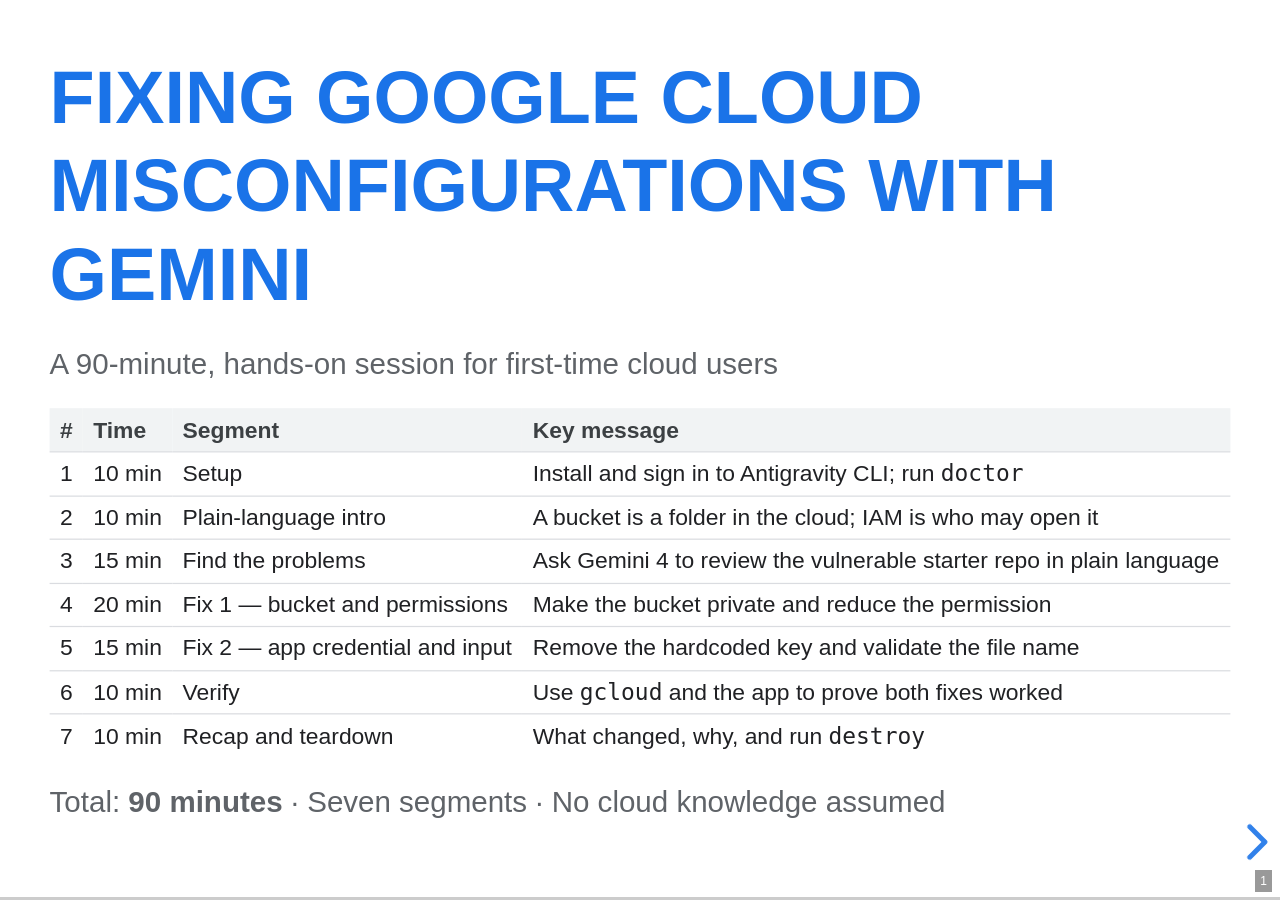
<file: index.html>
<!doctype html>
<html lang="en">
  <head>
    <meta charset="utf-8" />
    <meta name="viewport" content="width=device-width, initial-scale=1" />
    <title>Fixing Google Cloud Misconfigurations with Gemini</title>
    <link rel="stylesheet" href="vendor/reveal.css" />
    <link rel="stylesheet" href="vendor/theme/simple.css" id="theme" />
    <link rel="stylesheet" href="slides.css" />
  </head>
  <body>
    <div class="reveal">
      <div class="slides">
        <section id="agenda">
          <h1>Fixing Google Cloud Misconfigurations with Gemini</h1>
          <p class="subtitle">A 90-minute, hands-on session for first-time cloud users</p>
          <table class="agenda">
            <thead>
              <tr><th>#</th><th>Time</th><th>Segment</th><th>Key message</th></tr>
            </thead>
            <tbody>
              <tr><td>1</td><td>10 min</td><td>Setup</td><td>Install and sign in to Antigravity CLI; run <code>doctor</code></td></tr>
              <tr><td>2</td><td>10 min</td><td>Plain-language intro</td><td>A bucket is a folder in the cloud; IAM is who may open it</td></tr>
              <tr><td>3</td><td>15 min</td><td>Find the problems</td><td>Ask Gemini 4 to review the vulnerable starter repo in plain language</td></tr>
              <tr><td>4</td><td>20 min</td><td>Fix 1 — bucket and permissions</td><td>Make the bucket private and reduce the permission</td></tr>
              <tr><td>5</td><td>15 min</td><td>Fix 2 — app credential and input</td><td>Remove the hardcoded key and validate the file name</td></tr>
              <tr><td>6</td><td>10 min</td><td>Verify</td><td>Use <code>gcloud</code> and the app to prove both fixes worked</td></tr>
              <tr><td>7</td><td>10 min</td><td>Recap and teardown</td><td>What changed, why, and run <code>destroy</code></td></tr>
            </tbody>
          </table>
          <p class="total">Total: <strong>90 minutes</strong> · Seven segments · No cloud knowledge assumed</p>
          <aside class="notes">
            The agenda is the contract for the session. Keep the pace: ten minutes for setup, ten for the
            plain-language intro, fifteen to find the problems, twenty for fix one, fifteen for fix two,
            ten to verify, and ten for recap and teardown. Everything is already prepared for participants.
          </aside>
        </section>

        <section data-segment="setup" data-duration="10" data-title="Setup">
          <section>
            <h2>1 · Setup <span class="duration">10 min</span></h2>
            <p class="key-message">Install and sign in to Antigravity CLI; run <code>doctor</code></p>
            <aside class="notes">
              Show the three platform command forms. Participants run doctor. Expected: tool checks pass;
              cloud checks pass in the prepared lab project. If a check fails, use the facilitator guide
              troubleshooting table.
            </aside>
          </section>
          <section>
            <h3>One command form per platform</h3>
            <pre><code>make doctor        # macOS / Linux
.\setup-windows.ps1 doctor # Windows PowerShell</code></pre>
            <p>Expected: tool checks pass and cloud checks pass in the prepared lab project.</p>
            <p class="hint">If a check fails → facilitator guide troubleshooting table.</p>
            <aside class="notes">
              All four commands are available to everyone. doctor is read-only. The first Windows run of
              setup-windows.ps1 also installs prerequisites; that is why setup owns the first ten minutes.
            </aside>
          </section>
        </section>

        <section data-segment="intro" data-duration="10" data-title="Plain-language intro">
          <section>
            <h2>2 · Plain-language intro <span class="duration">10 min</span></h2>
            <p class="key-message">A bucket is a folder in the cloud; IAM is who may open it</p>
            <aside class="notes">
              Use the words from glossary.md only after defining them. Say explicitly: "You do not need to
              know how to set any of this up."
            </aside>
          </section>
          <section>
            <h3>Three sentences</h3>
            <ol>
              <li>Cloud = someone else's computer.</li>
              <li>Bucket = a folder there.</li>
              <li>IAM = the guest list.</li>
            </ol>
            <p class="hint">You do not need to know how to set any of this up.</p>
            <aside class="notes">
              Define each term before using it again. Do not introduce IAM theory, roles, or policy syntax
              here; the guest-list image is enough for this audience.
            </aside>
          </section>
          <section>
            <h3>See it: bucket and guest list</h3>
            <div class="figure-frame" data-prevent-swipe>
              <iframe src="figures/bucket-iam.html?embed" title="Interactive bucket and IAM figure" data-prevent-swipe loading="eager"></iframe>
              <img class="figure-poster" src="figures/bucket-iam.svg" alt="Bucket and guest-list gate: guest list restricted, bucket gated" />
            </div>
            <p class="caption">Who is on the guest list decides who can open the bucket.</p>
            <aside class="notes">
              Operate the control to show an allowed visitor and a blocked visitor. The readout follows the
              same state as the figure, so the visible change and the label agree.
            </aside>
          </section>
        </section>

        <section data-segment="find" data-duration="15" data-title="Find the problems">
          <section>
            <h2>3 · Find the problems <span class="duration">15 min</span></h2>
            <p class="key-message">Ask Gemini 4 to review the vulnerable starter repo in plain language</p>
            <aside class="notes">
              Open vulnerable-starter/ in Antigravity CLI. Prompt 1 comes from the participant guide: ask Gemini 4 to
              review Terraform and Go code and explain risks simply.
            </aside>
          </section>
          <section>
            <h3>Prompt 1 — review, do not fix yet</h3>
            <p>Open <code>vulnerable-starter/</code> in Antigravity CLI and ask Gemini 4 to review the Terraform and Go code and explain the risks in plain language.</p>
            <p class="hint">Optional 60-second Security Command Center screenshot — the lab does not depend on it.</p>
            <aside class="notes">
              Keep the lab independent of Security Command Center tiers and detectors. The screenshot is a
              demo only; nobody's progress depends on seeing it.
            </aside>
          </section>
        </section>

        <section data-segment="fix-1" data-duration="20" data-title="Fix 1 — bucket and permissions">
          <section>
            <h2>4 · Fix 1 — bucket and permissions <span class="duration">20 min</span></h2>
            <p class="key-message">Make the bucket private and reduce the permission</p>
            <aside class="notes">
              Prompt 2 asks Gemini 4 for the smallest Terraform edit. Edit terraform/main.tf, run plan, then
              apply. Checkpoint: the bucket is no longer public.
            </aside>
          </section>
          <section>
            <h3>Smallest Terraform edit</h3>
            <p>Ask Gemini 4 for the smallest edit that makes the bucket private and reduces the permission.</p>
            <pre><code>make plan   # inspect before changing
make apply  # create / update the lab resources</code></pre>
            <p class="hint">Use <code>.\setup-windows.ps1</code> on Windows.</p>
            <aside class="notes">
              plan is read-only. apply changes GCP resources and is available to everyone; state that before
              running it. Keep the edit to Terraform source only.
            </aside>
          </section>
          <section>
            <h3>See it: public bucket and permission</h3>
            <div class="figure-frame" data-prevent-swipe>
              <iframe src="figures/public-bucket.html?embed" title="Interactive bucket access figure" data-prevent-swipe loading="eager"></iframe>
              <img class="figure-poster" src="figures/public-bucket.svg" alt="Bucket access gate: private bucket with reduced permission" />
            </div>
            <p class="caption">Before: public bucket and a wide permission. After: private bucket, narrower permission.</p>
            <aside class="notes">
              Move the control from before to after. Point out that the guest list shrinks at the same time
              the bucket stops being public; both changes are part of fix one.
            </aside>
          </section>
          <section>
            <h3>Checkpoint</h3>
            <p class="checkpoint">The bucket is no longer public.</p>
            <aside class="notes">
              Confirm the checkpoint before moving on. If it has not changed, go back to plan and the Terraform
              edit rather than starting fix two.
            </aside>
          </section>
        </section>

        <section data-segment="fix-2" data-duration="15" data-title="Fix 2 — app credential and input">
          <section>
            <h2>5 · Fix 2 — app credential and input <span class="duration">15 min</span></h2>
            <p class="key-message">Remove the hardcoded key and validate the file name</p>
            <aside class="notes">
              Prompt 3 asks Gemini 4 about the hardcoded key and unsanitized file name. Edit app/main.go,
              redeploy, smoke test. Checkpoint: no hardcoded key; unsafe name rejected.
            </aside>
          </section>
          <section>
            <h3>Ask about the app</h3>
            <p>Ask Gemini 4 why a key in source is unsafe and how a file name could escape the bucket folder.</p>
            <p>Edit <code>app/main.go</code>, redeploy, then smoke test.</p>
            <aside class="notes">
              Keep the app fix to Go source: replace the hardcoded credential and validate the object name.
              No new billable resource is needed.
            </aside>
          </section>
          <section>
            <h3>See it: key in code and unsafe name</h3>
            <div class="figure-frame" data-prevent-swipe>
              <iframe src="figures/hardcoded-key.html?embed" title="Interactive hardcoded credential figure" data-prevent-swipe loading="eager"></iframe>
              <img class="figure-poster" src="figures/hardcoded-key.svg" alt="Credential safe and name gate: key removed, unsafe name rejected" />
            </div>
            <p class="caption">Before: a key under the mat and an unchecked name. After: a checked request and no key in code.</p>
            <aside class="notes">
              Move the control from before to after and read the change aloud: the credential is no longer in
              source, and a name that tries to escape is rejected.
            </aside>
          </section>
          <section>
            <h3>Checkpoint</h3>
            <p class="checkpoint">No hardcoded key; unsafe name rejected.</p>
            <aside class="notes">
              Both parts of the checkpoint must hold before the group moves to verification.
            </aside>
          </section>
        </section>

        <section data-segment="verify" data-duration="10" data-title="Verify">
          <section>
            <h2>6 · Verify <span class="duration">10 min</span></h2>
            <p class="key-message">Use <code>gcloud</code> and the app to prove both fixes worked</p>
            <aside class="notes">
              Run the gcloud verification commands from the participant guide. Record before/after evidence
              in the tables.
            </aside>
          </section>
          <section>
            <h3>Evidence, not assumptions</h3>
            <p>Inspect the bucket, IAM policy, and Cloud Run service with <code>gcloud</code> CLI or MCP.</p>
            <p>Smoke test the app and record before/after evidence in the guide's tables.</p>
            <aside class="notes">
              gcloud CLI works as a fallback if MCP/ADC is unavailable. Each fix needs a recorded observation,
              not just a claim that the edit was applied.
            </aside>
          </section>
        </section>

        <section data-segment="recap" data-duration="10" data-title="Recap and teardown">
          <section>
            <h2>7 · Recap and teardown <span class="duration">10 min</span></h2>
            <p class="key-message">What changed, why, and run <code>destroy</code></p>
            <aside class="notes">
              Recap: two fixes, one idea — least access and no secrets in code. Run destroy. Confirm with
              doctor that nothing remains.
            </aside>
          </section>
          <section>
            <h3>Two fixes, one idea</h3>
            <ul>
              <li>Least access: the bucket is private and the permission is narrower.</li>
              <li>No secrets in code: the credential is removed and the file name is checked.</li>
            </ul>
            <pre><code>make destroy   # Windows: .\setup-windows.ps1 -Command destroy
make doctor    # confirm nothing remains</code></pre>
            <aside class="notes">
              destroy removes the lab resources and is available to everyone. Finish with doctor so the room
              can see a clean environment; remind participants that Gemini 4 needs a separate subscription.
            </aside>
          </section>
        </section>
      </div>
    </div>
    <script src="vendor/reveal.js"></script>
    <script src="vendor/plugin/notes/notes.js"></script>
    <script>
      Reveal.initialize({
        hash: true,
        slideNumber: true,
        transition: "none",
        plugins: [RevealNotes],
      });
    </script>
  </body>
</html>
</file>
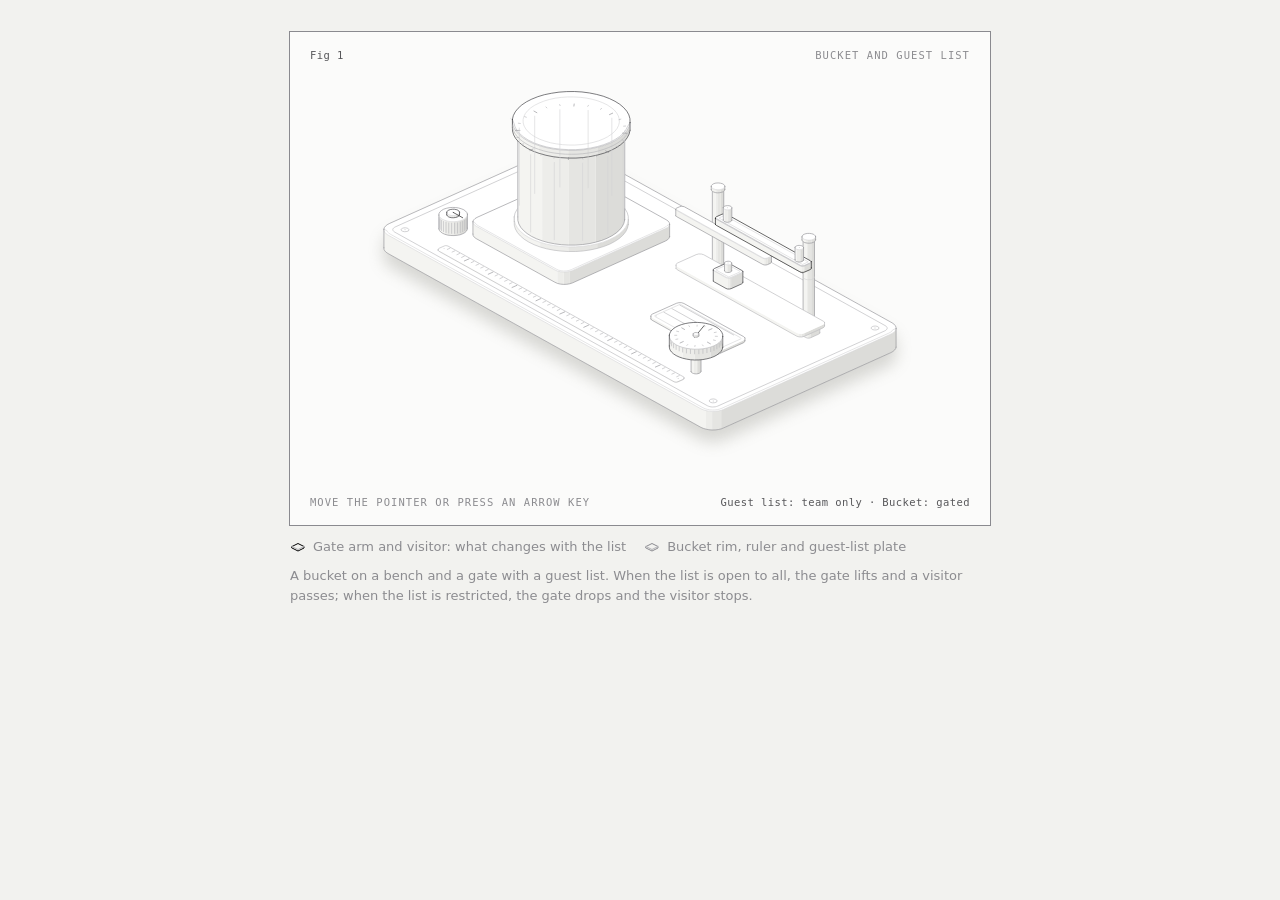
<file: figures/bucket-iam.html>
<!-- Generated from src/ — edit the .mjs, not this file. -->
<!doctype html><html lang="en"><head><meta charset="utf-8"><meta name="viewport" content="width=device-width, initial-scale=1"><title>Bucket and guest list</title><style>
.iso{
  --anatomy-page:#0b0b0b;--anatomy-card:#131313;--anatomy-text:#a3a3a3;--anatomy-strong:#e6e6e6;--anatomy-muted:#6e6e6e;
  --anatomy-paper:#131313;--anatomy-face:#1b1b1b;--anatomy-top:#1c1c1c;
  --anatomy-shade-0:#0f0f0f;--anatomy-shade-1:#121212;--anatomy-shade-2:#151515;--anatomy-shade-3:#181818;
  --anatomy-lit-top:#262626;--anatomy-lit-shade:#1d1d1d;
  --anatomy-hi:#d4d4d4;--anatomy-mid:#6a6a6a;--anatomy-lo:#3e3e3e;--anatomy-faint:#2a2a2a;--anatomy-lit:#ffffff;
  --anatomy-halo:#050505;--anatomy-halo-opacity:.9;--anatomy-dot:#e6e6e6;
  --anatomy-red:#ff6b6b;--anatomy-green:#6be0a0;--anatomy-blue:#6b9bff;
  --anatomy-weight:.6px;--anatomy-ease:cubic-bezier(.32,.72,0,1);
  --anatomy-mono:ui-monospace,"SF Mono",Menlo,Consolas,monospace;
  --anatomy-lift:inset 0 1px 0 0 #ffffff0a,inset 0 0 0 1px #ffffff06,0 0 0 1px #00000026,0 1px 1px -.5px #00000014,0 3px 3px -1.5px #00000014,0 6px 6px -3px #00000014,0 12px 12px -6px #00000014;
}
.iso[data-theme="light"]{
  --anatomy-page:#f2f2ef;--anatomy-card:#fbfbfa;--anatomy-text:#57575a;--anatomy-strong:#18181a;--anatomy-muted:#8c8c90;
  --anatomy-paper:#fbfbfa;--anatomy-face:#ffffff;--anatomy-top:#ffffff;
  --anatomy-shade-0:#dcdcd9;--anatomy-shade-1:#e5e5e2;--anatomy-shade-2:#ededea;--anatomy-shade-3:#f4f4f1;
  --anatomy-lit-top:#ffffff;--anatomy-lit-shade:#eeeeeb;
  --anatomy-hi:#26262a;--anatomy-mid:#8a8a8f;--anatomy-lo:#b4b4b8;--anatomy-faint:#d4d4d6;--anatomy-lit:#000000;
  --anatomy-halo:#8a8a80;--anatomy-halo-opacity:.32;--anatomy-dot:#3a3a3e;
  --anatomy-red:#e5484d;--anatomy-green:#30a46c;--anatomy-blue:#3e63dd;
  --anatomy-lift:inset 0 1px 0 0 #ffffff,0 0 0 1px #0000000f,0 1px 1px -.5px #0000000a,0 3px 3px -1.5px #0000000a,0 6px 6px -3px #0000000a,0 12px 12px -6px #0000000a;
}
.iso-svg{display:block;width:100%;height:auto;overflow:visible}
.iso-svg path,.iso-svg circle{vector-effect:non-scaling-stroke}
.iso-fill{fill:var(--anatomy-paper);stroke:none}
.iso-solid[data-lit]>.iso-fill{fill:var(--anatomy-face)}
.iso-shade,.iso-top{stroke:none}
.iso-shade[data-shade="0"]{fill:var(--anatomy-shade-0)}
.iso-shade[data-shade="1"]{fill:var(--anatomy-shade-1)}
.iso-shade[data-shade="2"]{fill:var(--anatomy-shade-2)}
.iso-shade[data-shade="3"]{fill:var(--anatomy-shade-3)}
.iso-top{fill:var(--anatomy-top)}
.iso-solid[data-lit]>.iso-top{fill:var(--anatomy-lit-top)}
.iso-solid[data-lit]>.iso-shade{fill:var(--anatomy-lit-shade)}
.iso-solid[data-seamless]>.iso-shade,.iso-solid[data-seamless]>.iso-top{stroke-width:.4;stroke-linejoin:round}
.iso-solid[data-seamless]>.iso-shade[data-shade="0"]{stroke:var(--anatomy-shade-0)}
.iso-solid[data-seamless]>.iso-shade[data-shade="1"]{stroke:var(--anatomy-shade-1)}
.iso-solid[data-seamless]>.iso-shade[data-shade="2"]{stroke:var(--anatomy-shade-2)}
.iso-solid[data-seamless]>.iso-shade[data-shade="3"]{stroke:var(--anatomy-shade-3)}
.iso-solid[data-seamless]>.iso-top{stroke:var(--anatomy-top)}
.iso-solid[data-seamless][data-lit]>.iso-top{stroke:var(--anatomy-lit-top)}
.iso-solid[data-seamless][data-lit]>.iso-shade{stroke:var(--anatomy-lit-shade)}
.iso-solid[data-lit]>.iso-edge{stroke:var(--anatomy-lit)}
.iso-halo{fill:var(--anatomy-halo);stroke:none;filter:blur(9px);opacity:var(--anatomy-halo-opacity);transform:translateY(3px)}
.iso-line{fill:none;stroke:var(--anatomy-lo);stroke-width:var(--anatomy-weight);stroke-linecap:round;stroke-linejoin:round}
.iso-line[data-tone="hi"]{stroke:var(--anatomy-hi)}
.iso-line[data-tone="mid"]{stroke:var(--anatomy-mid)}
.iso-line[data-tone="lo"]{stroke:var(--anatomy-lo)}
.iso-line[data-tone="faint"]{stroke:var(--anatomy-faint)}
.iso-line[data-tone="lit"]{stroke:var(--anatomy-lit)}
.iso-line[data-tone="red"]{stroke:var(--anatomy-red)}
.iso-line[data-tone="green"]{stroke:var(--anatomy-green)}
.iso-line[data-tone="blue"]{stroke:var(--anatomy-blue)}
.iso-line[data-dotted]{stroke-dasharray:.01 3.5;stroke-width:1}
.iso-line[data-dashed]{stroke-dasharray:3 3}
.iso-line[data-flow]{stroke-dasharray:2 6}
.iso-wire-end{fill:var(--anatomy-paper);stroke:var(--anatomy-lo);stroke-width:var(--anatomy-weight)}
.iso-wire[data-tone="hi"] .iso-wire-end{stroke:var(--anatomy-hi)}
.iso-wire[data-tone="mid"] .iso-wire-end{stroke:var(--anatomy-mid)}
.iso-wire[data-tone="faint"] .iso-wire-end{stroke:var(--anatomy-faint)}
.iso-wire[data-tone="lit"] .iso-wire-end{stroke:var(--anatomy-lit)}
.iso-dots circle{fill:var(--anatomy-dot);stroke:none;opacity:.32}
.iso-dots[data-tone="hi"] circle{opacity:.85}
.iso-dots[data-tone="mid"] circle{opacity:.45}
.iso-dots[data-tone="lo"] circle{opacity:.22}
.iso-dots[data-tone="faint"] circle{opacity:.12}
.iso-face-text{fill:var(--anatomy-mid);font-family:var(--anatomy-mono);letter-spacing:.04em}
.iso-face-text[data-tone="hi"]{fill:var(--anatomy-hi)}
.iso-face-text[data-tone="lo"]{fill:var(--anatomy-lo)}
.iso-face-text[data-tone="faint"]{fill:var(--anatomy-faint)}
.tb-body{fill:var(--anatomy-shade-2);stroke:none}
.tb-shine{fill:var(--anatomy-top);stroke:none}
.tb-shade{fill:var(--anatomy-shade-0);stroke:none}
.tb-ring{fill:none;stroke:var(--anatomy-lo);stroke-width:.45;stroke-linecap:butt;stroke-linejoin:round}
.tb-ring[data-tone="mid"]{stroke:var(--anatomy-mid)}
.tb-ring[data-tone="faint"]{stroke:var(--anatomy-faint)}
.tb-ring[data-tone="hi"]{stroke:var(--anatomy-hi)}
@keyframes iso-flow{to{stroke-dashoffset:-32}}
@keyframes iso-pulse{0%,100%{opacity:.18}12%{opacity:1}40%{opacity:.18}}
.iso-line[data-flow]{animation:iso-flow 1600ms linear infinite}
.iso-dots circle[data-pulse]{animation:iso-pulse 1600ms steps(1,end) infinite;animation-delay:var(--pulse-at,0ms)}
.iso-figure{margin:32px 0 36px}
.iso-plate{position:relative;padding:52px 24px;border-radius:0;background:var(--anatomy-card);box-shadow:0 0 0 1px var(--anatomy-mid);--anatomy-paper:var(--anatomy-card)}
.iso-plate-corners{position:absolute;inset:18px 20px;pointer-events:none}
.iso-plate-corner{position:absolute;color:var(--anatomy-muted);font-family:var(--anatomy-mono);font-size:10.5px;line-height:1;letter-spacing:.04em;white-space:nowrap}
.iso-plate-corner[data-corner="fig"]{top:0;left:0;color:var(--anatomy-text)}
.iso-plate-corner[data-corner="title"]{top:0;right:0;text-transform:uppercase;letter-spacing:.1em}
.iso-plate-corner[data-corner="hint"]{bottom:0;left:0;text-transform:uppercase;letter-spacing:.1em}
.iso-plate-corner[data-corner="readout"]{right:0;bottom:0;color:var(--anatomy-text);font-variant-numeric:tabular-nums}
.iso-plate .iso-svg{margin:0 auto}
.iso-legend{display:grid;gap:8px;margin-top:12px;color:var(--anatomy-muted);font-size:13px;line-height:1.55}
.iso-keys{display:flex;flex-wrap:wrap;gap:6px 18px}
.iso-key{display:inline-flex;align-items:center;gap:7px}
.iso-swatch{width:16px;height:10px;flex:none;overflow:visible}
.iso-swatch path{fill:none;stroke:var(--anatomy-hi);stroke-width:1;vector-effect:non-scaling-stroke;stroke-linejoin:round;stroke-linecap:round}
.iso-swatch[data-mark="raised"] path,.iso-swatch[data-mark="flat"] path{stroke:var(--anatomy-mid)}
.iso-swatch[data-mark="lit"] path{stroke:var(--anatomy-lit)}
.iso-swatch[data-mark="dim"] path{stroke:var(--anatomy-lo)}
.iso-swatch[data-mark="dotted"] path{stroke-dasharray:.01 3;stroke-width:1.4}
.iso-swatch[data-mark="dashed"] path{stroke-dasharray:3 2.5}
.iso-swatch[data-mark="red"] path{stroke:var(--anatomy-red)}
.iso-swatch[data-mark="green"] path{stroke:var(--anatomy-green)}
.iso-swatch[data-mark="blue"] path{stroke:var(--anatomy-blue)}
.iso-swatch-crease{stroke:var(--anatomy-lo)!important}
@media (max-width:560px){.iso-plate{padding:48px 12px 70px}.iso-plate-corner[data-corner="hint"]{bottom:18px}}
@media (prefers-reduced-motion:reduce){.iso-line[data-flow],.iso-dots circle[data-pulse]{animation:none}}

*{box-sizing:border-box}
html{color-scheme:dark}
body[data-theme="light"]{color-scheme:light}
body{margin:0;background:var(--anatomy-page);color:var(--anatomy-text);font:14px/1.6 ui-sans-serif,system-ui,-apple-system,"Segoe UI",sans-serif;-webkit-font-smoothing:antialiased}
.iso-page{width:min(760px,100% - 32px);margin:64px auto 96px}
</style></head><body class="iso" data-theme="light"><main class="iso-page"><figure class="iso-figure"><div class="iso-plate"><div class="iso-plate-corners" aria-hidden="true"><span class="iso-plate-corner" data-corner="fig">Fig 1</span><span class="iso-plate-corner" data-corner="title">Bucket and guest list</span><span class="iso-plate-corner" data-corner="hint">Move the pointer or press an arrow key</span><span class="iso-plate-corner" data-corner="readout" data-readout>Guest list: open to all · Bucket: accessible</span></div><style>.iso-page{margin:4px auto 8px;width:min(700px,100% - 12px)!important}body{font-size:12px}body[data-embed] .iso-page{margin:0 auto;width:min(540px,100% - 8px)!important}body[data-embed] .iso-legend,body[data-embed] .iso-plate-corner[data-corner="hint"]{display:none}body[data-embed] .iso-figure{margin:0}.iso-poster{display:none;width:100%;height:auto}@media print{.iso-stage{display:none}.iso-poster{display:block}}@media(prefers-reduced-motion:reduce){.iso-stage{display:none}.iso-poster{display:block}}</style><script>if(new URLSearchParams(location.search).has("embed"))document.body.setAttribute("data-embed","");</script><div class="iso-stage" tabindex="0" role="slider" aria-label="Bucket and guest list: use arrow keys or pointer to change state" aria-valuemin="0" aria-valuemax="1"><svg xmlns="http://www.w3.org/2000/svg" class="iso-svg" viewBox="0 0 720 430" role="img" aria-label="A bucket and a guest-list gate. The gate arm lifts or drops with the access list, and the visitor token passes or stops."><path class="iso-halo" d="M77.2 170.6L77.7 168.9L78.9 167.2L80.7 165.8L83 164.5L267.6 81.4L270.4 80.3L273.6 79.6L276.9 79.2L280.4 79.1L283.9 79.4L287.1 79.9L290.1 80.8L292.7 82L638.3 273.9L640.4 275.3L641.8 276.9L642.7 278.6L642.8 280.3L642.8 300.8L642.3 302.5L641.1 304.2L639.3 305.7L637 307L452.4 390.1L449.6 391.1L446.4 391.8L443.1 392.3L439.6 392.3L436.1 392.1L432.9 391.5L429.9 390.6L427.3 389.4L81.7 197.5L79.6 196.1L78.2 194.5L77.3 192.8L77.2 191.1Z"/><g class="iso-solid"><path class="iso-fill" d="M263.5 125.5L264.2 123.8L265.7 122.2L268.1 120.8L271 119.8L274.4 119.2L278 119L281.6 119.3L284.8 120.1L287.6 121.3L289.6 122.8L290.8 124.5L291.1 126.3L291.1 129.7L290.4 131.5L288.9 133.1L286.5 134.5L283.6 135.5L280.2 136.1L276.6 136.2L273 135.9L269.8 135.1L267 133.9L265 132.5L263.8 130.8L263.5 129Z"/><path class="iso-shade" data-shade="0" d="M286.5 134.5L283.6 135.5L283.6 132.1L286.5 131ZM291.1 129.7L290.4 131.5L290.4 128L291.1 126.3ZM290.4 131.5L288.9 133.1L288.9 129.7L290.4 128ZM288.9 133.1L286.5 134.5L286.5 131L288.9 129.7Z"/><path class="iso-shade" data-shade="1" d="M283.6 135.5L280.2 136.1L280.2 132.7L283.6 132.1ZM280.2 136.1L276.6 136.2L276.6 132.8L280.2 132.7Z"/><path class="iso-shade" data-shade="2" d="M276.6 136.2L273 135.9L273 132.5L276.6 132.8ZM273 135.9L269.8 135.1L269.8 131.7L273 132.5Z"/><path class="iso-shade" data-shade="3" d="M269.8 135.1L267 133.9L267 130.5L269.8 131.7ZM267 133.9L265 132.5L265 129L267 130.5ZM265 132.5L263.8 130.8L263.8 127.3L265 129ZM263.8 130.8L263.5 129L263.5 125.5L263.8 127.3Z"/><path class="iso-top" d="M286.5 131L283.6 132.1L280.2 132.7L276.6 132.8L273 132.5L269.8 131.7L267 130.5L265 129L263.8 127.3L263.5 125.5L264.2 123.8L265.7 122.2L268.1 120.8L271 119.8L274.4 119.2L278 119L281.6 119.3L284.8 120.1L287.6 121.3L289.6 122.8L290.8 124.5L291.1 126.3L290.4 128L288.9 129.7Z"/><path class="iso-line iso-crease" data-tone="faint" d="M291.1 126.3L290.4 128L288.9 129.7L286.5 131L283.6 132.1L280.2 132.7L276.6 132.8L273 132.5L269.8 131.7L267 130.5L265 129L263.8 127.3L263.5 125.5"/><path class="iso-line iso-edge" data-tone="lo" d="M263.5 125.5L264.2 123.8L265.7 122.2L268.1 120.8L271 119.8L274.4 119.2L278 119L281.6 119.3L284.8 120.1L287.6 121.3L289.6 122.8L290.8 124.5L291.1 126.3M291.1 129.7L290.4 131.5L288.9 133.1L286.5 134.5L283.6 135.5L280.2 136.1L276.6 136.2L273 135.9L269.8 135.1L267 133.9L265 132.5L263.8 130.8L263.5 129M263.5 125.5L263.5 129M291.1 126.3L291.1 129.7"/></g><g class="iso-solid"><path class="iso-fill" d="M267.1 118.8L267.6 117.5L268.7 116.3L270.4 115.3L272.6 114.5L275.2 114.1L277.8 114L280.5 114.2L282.9 114.8L284.9 115.7L286.4 116.8L287.3 118L287.5 119.3L287.5 126.2L287.1 127.5L285.9 128.7L284.2 129.7L282 130.5L279.4 130.9L276.8 131L274.1 130.8L271.7 130.2L269.7 129.3L268.2 128.2L267.3 127L267.1 125.6Z"/><path class="iso-shade" data-shade="0" d="M284.2 129.7L282 130.5L282 123.6L284.2 122.9ZM287.5 126.2L287.1 127.5L287.1 120.7L287.5 119.3ZM287.1 127.5L285.9 128.7L285.9 121.9L287.1 120.7ZM285.9 128.7L284.2 129.7L284.2 122.9L285.9 121.9Z"/><path class="iso-shade" data-shade="1" d="M282 130.5L279.4 130.9L279.4 124.1L282 123.6ZM279.4 130.9L276.8 131L276.8 124.2L279.4 124.1Z"/><path class="iso-shade" data-shade="2" d="M276.8 131L274.1 130.8L274.1 124L276.8 124.2ZM274.1 130.8L271.7 130.2L271.7 123.4L274.1 124Z"/><path class="iso-shade" data-shade="3" d="M271.7 130.2L269.7 129.3L269.7 122.5L271.7 123.4ZM269.7 129.3L268.2 128.2L268.2 121.4L269.7 122.5ZM268.2 128.2L267.3 127L267.3 120.1L268.2 121.4ZM267.3 127L267.1 125.6L267.1 118.8L267.3 120.1Z"/><path class="iso-top" d="M284.2 122.9L282 123.6L279.4 124.1L276.8 124.2L274.1 124L271.7 123.4L269.7 122.5L268.2 121.4L267.3 120.1L267.1 118.8L267.6 117.5L268.7 116.3L270.4 115.3L272.6 114.5L275.2 114.1L277.8 114L280.5 114.2L282.9 114.8L284.9 115.7L286.4 116.8L287.3 118L287.5 119.3L287.1 120.7L285.9 121.9Z"/><path class="iso-line iso-crease" data-tone="faint" d="M287.5 119.3L287.1 120.7L285.9 121.9L284.2 122.9L282 123.6L279.4 124.1L276.8 124.2L274.1 124L271.7 123.4L269.7 122.5L268.2 121.4L267.3 120.1L267.1 118.8"/><path class="iso-line iso-edge" data-tone="mid" d="M267.1 118.8L267.6 117.5L268.7 116.3L270.4 115.3L272.6 114.5L275.2 114.1L277.8 114L280.5 114.2L282.9 114.8L284.9 115.7L286.4 116.8L287.3 118L287.5 119.3M287.5 126.2L287.1 127.5L285.9 128.7L284.2 129.7L282 130.5L279.4 130.9L276.8 131L274.1 130.8L271.7 130.2L269.7 129.3L268.2 128.2L267.3 127L267.1 125.6M267.1 118.8L267.1 125.6M287.5 119.3L287.5 126.2"/></g><g class="iso-solid"><path class="iso-fill" d="M122.9 188.9L123.5 187.1L125.1 185.5L127.4 184.1L130.4 183.1L133.8 182.5L137.4 182.3L140.9 182.7L144.2 183.4L146.9 184.6L149 186.1L150.2 187.8L150.4 189.6L150.4 193L149.8 194.8L148.2 196.4L145.9 197.8L142.9 198.8L139.5 199.4L135.9 199.5L132.4 199.2L129.1 198.4L126.4 197.3L124.4 195.8L123.2 194.1L122.9 192.3Z"/><path class="iso-shade" data-shade="0" d="M145.9 197.8L142.9 198.8L142.9 195.4L145.9 194.4ZM150.4 193L149.8 194.8L149.8 191.4L150.4 189.6ZM149.8 194.8L148.2 196.4L148.2 193L149.8 191.4ZM148.2 196.4L145.9 197.8L145.9 194.4L148.2 193Z"/><path class="iso-shade" data-shade="1" d="M142.9 198.8L139.5 199.4L139.5 196L142.9 195.4ZM139.5 199.4L135.9 199.5L135.9 196.1L139.5 196Z"/><path class="iso-shade" data-shade="2" d="M135.9 199.5L132.4 199.2L132.4 195.8L135.9 196.1ZM132.4 199.2L129.1 198.4L129.1 195L132.4 195.8Z"/><path class="iso-shade" data-shade="3" d="M129.1 198.4L126.4 197.3L126.4 193.8L129.1 195ZM126.4 197.3L124.4 195.8L124.4 192.4L126.4 193.8ZM124.4 195.8L123.2 194.1L123.2 190.7L124.4 192.4ZM123.2 194.1L122.9 192.3L122.9 188.9L123.2 190.7Z"/><path class="iso-top" d="M145.9 194.4L142.9 195.4L139.5 196L135.9 196.1L132.4 195.8L129.1 195L126.4 193.8L124.4 192.4L123.2 190.7L122.9 188.9L123.5 187.1L125.1 185.5L127.4 184.1L130.4 183.1L133.8 182.5L137.4 182.3L140.9 182.7L144.2 183.4L146.9 184.6L149 186.1L150.2 187.8L150.4 189.6L149.8 191.4L148.2 193Z"/><path class="iso-line iso-crease" data-tone="faint" d="M150.4 189.6L149.8 191.4L148.2 193L145.9 194.4L142.9 195.4L139.5 196L135.9 196.1L132.4 195.8L129.1 195L126.4 193.8L124.4 192.4L123.2 190.7L122.9 188.9"/><path class="iso-line iso-edge" data-tone="lo" d="M122.9 188.9L123.5 187.1L125.1 185.5L127.4 184.1L130.4 183.1L133.8 182.5L137.4 182.3L140.9 182.7L144.2 183.4L146.9 184.6L149 186.1L150.2 187.8L150.4 189.6M150.4 193L149.8 194.8L148.2 196.4L145.9 197.8L142.9 198.8L139.5 199.4L135.9 199.5L132.4 199.2L129.1 198.4L126.4 197.3L124.4 195.8L123.2 194.1L122.9 192.3M122.9 188.9L122.9 192.3M150.4 189.6L150.4 193"/></g><g class="iso-solid"><path class="iso-fill" d="M126.4 182.1L126.9 180.8L128.1 179.6L129.8 178.6L132 177.8L134.5 177.4L137.2 177.3L139.8 177.5L142.2 178.1L144.3 179L145.8 180.1L146.7 181.3L146.9 182.7L146.9 189.5L146.4 190.8L145.3 192L143.5 193L141.3 193.8L138.8 194.2L136.1 194.3L133.5 194.1L131.1 193.5L129 192.7L127.5 191.6L126.6 190.3L126.4 189Z"/><path class="iso-shade" data-shade="0" d="M143.5 193L141.3 193.8L141.3 187L143.5 186.2ZM146.9 189.5L146.4 190.8L146.4 184L146.9 182.7ZM146.4 190.8L145.3 192L145.3 185.2L146.4 184ZM145.3 192L143.5 193L143.5 186.2L145.3 185.2Z"/><path class="iso-shade" data-shade="1" d="M141.3 193.8L138.8 194.2L138.8 187.4L141.3 187ZM138.8 194.2L136.1 194.3L136.1 187.5L138.8 187.4Z"/><path class="iso-shade" data-shade="2" d="M136.1 194.3L133.5 194.1L133.5 187.3L136.1 187.5ZM133.5 194.1L131.1 193.5L131.1 186.7L133.5 187.3Z"/><path class="iso-shade" data-shade="3" d="M131.1 193.5L129 192.7L129 185.8L131.1 186.7ZM129 192.7L127.5 191.6L127.5 184.7L129 185.8ZM127.5 191.6L126.6 190.3L126.6 183.5L127.5 184.7ZM126.6 190.3L126.4 189L126.4 182.1L126.6 183.5Z"/><path class="iso-top" d="M143.5 186.2L141.3 187L138.8 187.4L136.1 187.5L133.5 187.3L131.1 186.7L129 185.8L127.5 184.7L126.6 183.5L126.4 182.1L126.9 180.8L128.1 179.6L129.8 178.6L132 177.8L134.5 177.4L137.2 177.3L139.8 177.5L142.2 178.1L144.3 179L145.8 180.1L146.7 181.3L146.9 182.7L146.4 184L145.3 185.2Z"/><path class="iso-line iso-crease" data-tone="faint" d="M146.9 182.7L146.4 184L145.3 185.2L143.5 186.2L141.3 187L138.8 187.4L136.1 187.5L133.5 187.3L131.1 186.7L129 185.8L127.5 184.7L126.6 183.5L126.4 182.1"/><path class="iso-line iso-edge" data-tone="mid" d="M126.4 182.1L126.9 180.8L128.1 179.6L129.8 178.6L132 177.8L134.5 177.4L137.2 177.3L139.8 177.5L142.2 178.1L144.3 179L145.8 180.1L146.7 181.3L146.9 182.7M146.9 189.5L146.4 190.8L145.3 192L143.5 193L141.3 193.8L138.8 194.2L136.1 194.3L133.5 194.1L131.1 193.5L129 192.7L127.5 191.6L126.6 190.3L126.4 189M126.4 182.1L126.4 189M146.9 182.7L146.9 189.5"/></g><g class="iso-solid"><path class="iso-fill" d="M569.6 295.5L570.2 293.7L571.8 292.1L574.1 290.7L577.1 289.7L580.5 289.1L584.1 289L587.6 289.3L590.9 290.1L593.6 291.2L595.6 292.7L596.8 294.4L597.1 296.2L597.1 299.6L596.5 301.4L594.9 303L592.6 304.4L589.6 305.4L586.2 306L582.6 306.2L579.1 305.8L575.8 305.1L573.1 303.9L571 302.4L569.8 300.7L569.6 298.9Z"/><path class="iso-shade" data-shade="0" d="M592.6 304.4L589.6 305.4L589.6 302L592.6 301ZM597.1 299.6L596.5 301.4L596.5 298L597.1 296.2ZM596.5 301.4L594.9 303L594.9 299.6L596.5 298ZM594.9 303L592.6 304.4L592.6 301L594.9 299.6Z"/><path class="iso-shade" data-shade="1" d="M589.6 305.4L586.2 306L586.2 302.6L589.6 302ZM586.2 306L582.6 306.2L582.6 302.7L586.2 302.6Z"/><path class="iso-shade" data-shade="2" d="M582.6 306.2L579.1 305.8L579.1 302.4L582.6 302.7ZM579.1 305.8L575.8 305.1L575.8 301.6L579.1 302.4Z"/><path class="iso-shade" data-shade="3" d="M575.8 305.1L573.1 303.9L573.1 300.5L575.8 301.6ZM573.1 303.9L571 302.4L571 299L573.1 300.5ZM571 302.4L569.8 300.7L569.8 297.3L571 299ZM569.8 300.7L569.6 298.9L569.6 295.5L569.8 297.3Z"/><path class="iso-top" d="M592.6 301L589.6 302L586.2 302.6L582.6 302.7L579.1 302.4L575.8 301.6L573.1 300.5L571 299L569.8 297.3L569.6 295.5L570.2 293.7L571.8 292.1L574.1 290.7L577.1 289.7L580.5 289.1L584.1 289L587.6 289.3L590.9 290.1L593.6 291.2L595.6 292.7L596.8 294.4L597.1 296.2L596.5 298L594.9 299.6Z"/><path class="iso-line iso-crease" data-tone="faint" d="M597.1 296.2L596.5 298L594.9 299.6L592.6 301L589.6 302L586.2 302.6L582.6 302.7L579.1 302.4L575.8 301.6L573.1 300.5L571 299L569.8 297.3L569.6 295.5"/><path class="iso-line iso-edge" data-tone="lo" d="M569.6 295.5L570.2 293.7L571.8 292.1L574.1 290.7L577.1 289.7L580.5 289.1L584.1 289L587.6 289.3L590.9 290.1L593.6 291.2L595.6 292.7L596.8 294.4L597.1 296.2M597.1 299.6L596.5 301.4L594.9 303L592.6 304.4L589.6 305.4L586.2 306L582.6 306.2L579.1 305.8L575.8 305.1L573.1 303.9L571 302.4L569.8 300.7L569.6 298.9M569.6 295.5L569.6 298.9M597.1 296.2L597.1 299.6"/></g><g class="iso-solid"><path class="iso-fill" d="M573.1 288.8L573.6 287.4L574.7 286.2L576.5 285.2L578.7 284.5L581.2 284L583.9 283.9L586.5 284.2L588.9 284.7L591 285.6L592.5 286.7L593.4 288L593.6 289.3L593.6 296.1L593.1 297.4L591.9 298.6L590.2 299.7L588 300.4L585.5 300.9L582.8 301L580.2 300.7L577.8 300.2L575.7 299.3L574.2 298.2L573.3 296.9L573.1 295.6Z"/><path class="iso-shade" data-shade="0" d="M590.2 299.7L588 300.4L588 293.6L590.2 292.8ZM593.6 296.1L593.1 297.4L593.1 290.6L593.6 289.3ZM593.1 297.4L591.9 298.6L591.9 291.8L593.1 290.6ZM591.9 298.6L590.2 299.7L590.2 292.8L591.9 291.8Z"/><path class="iso-shade" data-shade="1" d="M588 300.4L585.5 300.9L585.5 294L588 293.6ZM585.5 300.9L582.8 301L582.8 294.1L585.5 294Z"/><path class="iso-shade" data-shade="2" d="M582.8 301L580.2 300.7L580.2 293.9L582.8 294.1ZM580.2 300.7L577.8 300.2L577.8 293.3L580.2 293.9Z"/><path class="iso-shade" data-shade="3" d="M577.8 300.2L575.7 299.3L575.7 292.5L577.8 293.3ZM575.7 299.3L574.2 298.2L574.2 291.4L575.7 292.5ZM574.2 298.2L573.3 296.9L573.3 290.1L574.2 291.4ZM573.3 296.9L573.1 295.6L573.1 288.8L573.3 290.1Z"/><path class="iso-top" d="M590.2 292.8L588 293.6L585.5 294L582.8 294.1L580.2 293.9L577.8 293.3L575.7 292.5L574.2 291.4L573.3 290.1L573.1 288.8L573.6 287.4L574.7 286.2L576.5 285.2L578.7 284.5L581.2 284L583.9 283.9L586.5 284.2L588.9 284.7L591 285.6L592.5 286.7L593.4 288L593.6 289.3L593.1 290.6L591.9 291.8Z"/><path class="iso-line iso-crease" data-tone="faint" d="M593.6 289.3L593.1 290.6L591.9 291.8L590.2 292.8L588 293.6L585.5 294L582.8 294.1L580.2 293.9L577.8 293.3L575.7 292.5L574.2 291.4L573.3 290.1L573.1 288.8"/><path class="iso-line iso-edge" data-tone="mid" d="M573.1 288.8L573.6 287.4L574.7 286.2L576.5 285.2L578.7 284.5L581.2 284L583.9 283.9L586.5 284.2L588.9 284.7L591 285.6L592.5 286.7L593.4 288L593.6 289.3M593.6 296.1L593.1 297.4L591.9 298.6L590.2 299.7L588 300.4L585.5 300.9L582.8 301L580.2 300.7L577.8 300.2L575.7 299.3L574.2 298.2L573.3 296.9L573.1 295.6M573.1 288.8L573.1 295.6M593.6 289.3L593.6 296.1"/></g><g class="iso-solid"><path class="iso-fill" d="M428.9 358.8L429.6 357L431.1 355.4L433.5 354L436.4 353L439.8 352.4L443.4 352.3L447 352.6L450.2 353.4L453 354.6L455 356L456.2 357.7L456.5 359.5L456.5 363L455.8 364.7L454.3 366.3L451.9 367.7L449 368.7L445.6 369.3L442 369.5L438.4 369.2L435.2 368.4L432.4 367.2L430.4 365.7L429.2 364L428.9 362.2Z"/><path class="iso-shade" data-shade="0" d="M451.9 367.7L449 368.7L449 365.3L451.9 364.3ZM456.5 363L455.8 364.7L455.8 361.3L456.5 359.5ZM455.8 364.7L454.3 366.3L454.3 362.9L455.8 361.3ZM454.3 366.3L451.9 367.7L451.9 364.3L454.3 362.9Z"/><path class="iso-shade" data-shade="1" d="M449 368.7L445.6 369.3L445.6 365.9L449 365.3ZM445.6 369.3L442 369.5L442 366.1L445.6 365.9Z"/><path class="iso-shade" data-shade="2" d="M442 369.5L438.4 369.2L438.4 365.7L442 366.1ZM438.4 369.2L435.2 368.4L435.2 365L438.4 365.7Z"/><path class="iso-shade" data-shade="3" d="M435.2 368.4L432.4 367.2L432.4 363.8L435.2 365ZM432.4 367.2L430.4 365.7L430.4 362.3L432.4 363.8ZM430.4 365.7L429.2 364L429.2 360.6L430.4 362.3ZM429.2 364L428.9 362.2L428.9 358.8L429.2 360.6Z"/><path class="iso-top" d="M451.9 364.3L449 365.3L445.6 365.9L442 366.1L438.4 365.7L435.2 365L432.4 363.8L430.4 362.3L429.2 360.6L428.9 358.8L429.6 357L431.1 355.4L433.5 354L436.4 353L439.8 352.4L443.4 352.3L447 352.6L450.2 353.4L453 354.6L455 356L456.2 357.7L456.5 359.5L455.8 361.3L454.3 362.9Z"/><path class="iso-line iso-crease" data-tone="faint" d="M456.5 359.5L455.8 361.3L454.3 362.9L451.9 364.3L449 365.3L445.6 365.9L442 366.1L438.4 365.7L435.2 365L432.4 363.8L430.4 362.3L429.2 360.6L428.9 358.8"/><path class="iso-line iso-edge" data-tone="lo" d="M428.9 358.8L429.6 357L431.1 355.4L433.5 354L436.4 353L439.8 352.4L443.4 352.3L447 352.6L450.2 353.4L453 354.6L455 356L456.2 357.7L456.5 359.5M456.5 363L455.8 364.7L454.3 366.3L451.9 367.7L449 368.7L445.6 369.3L442 369.5L438.4 369.2L435.2 368.4L432.4 367.2L430.4 365.7L429.2 364L428.9 362.2M428.9 358.8L428.9 362.2M456.5 359.5L456.5 363"/></g><g class="iso-solid"><path class="iso-fill" d="M432.5 352.1L432.9 350.8L434.1 349.6L435.8 348.5L438 347.8L440.6 347.3L443.2 347.2L445.9 347.5L448.3 348L450.3 348.9L451.8 350L452.7 351.3L452.9 352.6L452.9 359.4L452.4 360.8L451.3 362L449.6 363L447.4 363.7L444.8 364.2L442.2 364.3L439.5 364L437.1 363.5L435.1 362.6L433.6 361.5L432.7 360.2L432.5 358.9Z"/><path class="iso-shade" data-shade="0" d="M449.6 363L447.4 363.7L447.4 356.9L449.6 356.2ZM452.9 359.4L452.4 360.8L452.4 353.9L452.9 352.6ZM452.4 360.8L451.3 362L451.3 355.1L452.4 353.9ZM451.3 362L449.6 363L449.6 356.2L451.3 355.1Z"/><path class="iso-shade" data-shade="1" d="M447.4 363.7L444.8 364.2L444.8 357.4L447.4 356.9ZM444.8 364.2L442.2 364.3L442.2 357.5L444.8 357.4Z"/><path class="iso-shade" data-shade="2" d="M442.2 364.3L439.5 364L439.5 357.2L442.2 357.5ZM439.5 364L437.1 363.5L437.1 356.6L439.5 357.2Z"/><path class="iso-shade" data-shade="3" d="M437.1 363.5L435.1 362.6L435.1 355.8L437.1 356.6ZM435.1 362.6L433.6 361.5L433.6 354.7L435.1 355.8ZM433.6 361.5L432.7 360.2L432.7 353.4L433.6 354.7ZM432.7 360.2L432.5 358.9L432.5 352.1L432.7 353.4Z"/><path class="iso-top" d="M449.6 356.2L447.4 356.9L444.8 357.4L442.2 357.5L439.5 357.2L437.1 356.6L435.1 355.8L433.6 354.7L432.7 353.4L432.5 352.1L432.9 350.8L434.1 349.6L435.8 348.5L438 347.8L440.6 347.3L443.2 347.2L445.9 347.5L448.3 348L450.3 348.9L451.8 350L452.7 351.3L452.9 352.6L452.4 353.9L451.3 355.1Z"/><path class="iso-line iso-crease" data-tone="faint" d="M452.9 352.6L452.4 353.9L451.3 355.1L449.6 356.2L447.4 356.9L444.8 357.4L442.2 357.5L439.5 357.2L437.1 356.6L435.1 355.8L433.6 354.7L432.7 353.4L432.5 352.1"/><path class="iso-line iso-edge" data-tone="mid" d="M432.5 352.1L432.9 350.8L434.1 349.6L435.8 348.5L438 347.8L440.6 347.3L443.2 347.2L445.9 347.5L448.3 348L450.3 348.9L451.8 350L452.7 351.3L452.9 352.6M452.9 359.4L452.4 360.8L451.3 362L449.6 363L447.4 363.7L444.8 364.2L442.2 364.3L439.5 364L437.1 363.5L435.1 362.6L433.6 361.5L432.7 360.2L432.5 358.9M432.5 352.1L432.5 358.9M452.9 352.6L452.9 359.4"/></g><g class="iso-solid"><path class="iso-fill" d="M77.2 160.4L77.7 158.6L78.9 157L80.7 155.5L83 154.2L267.6 71.1L270.4 70.1L273.6 69.3L276.9 68.9L280.4 68.9L283.9 69.1L287.1 69.7L290.1 70.6L292.7 71.8L638.3 263.7L640.4 265.1L641.8 266.7L642.7 268.4L642.8 270.1L642.8 290.6L642.3 292.3L641.1 293.9L639.3 295.4L637 296.7L452.4 379.8L449.6 380.9L446.4 381.6L443.1 382L439.6 382.1L436.1 381.8L432.9 381.2L429.9 380.3L427.3 379.2L81.7 187.2L79.6 185.8L78.2 184.3L77.3 182.6L77.2 180.8Z"/><path class="iso-shade" data-shade="0" d="M642.8 290.6L642.3 292.3L642.3 271.8L642.8 270.1ZM642.3 292.3L641.1 293.9L641.1 273.5L642.3 271.8ZM641.1 293.9L639.3 295.4L639.3 274.9L641.1 273.5ZM639.3 295.4L637 296.7L637 276.2L639.3 274.9ZM637 296.7L452.4 379.8L452.4 359.3L637 276.2ZM452.4 379.8L449.6 380.9L449.6 360.4L452.4 359.3Z"/><path class="iso-shade" data-shade="1" d="M449.6 380.9L446.4 381.6L446.4 361.1L449.6 360.4ZM446.4 381.6L443.1 382L443.1 361.5L446.4 361.1ZM443.1 382L439.6 382.1L439.6 361.6L443.1 361.5Z"/><path class="iso-shade" data-shade="2" d="M439.6 382.1L436.1 381.8L436.1 361.3L439.6 361.6ZM436.1 381.8L432.9 381.2L432.9 360.7L436.1 361.3Z"/><path class="iso-shade" data-shade="3" d="M432.9 381.2L429.9 380.3L429.9 359.8L432.9 360.7ZM429.9 380.3L427.3 379.2L427.3 358.7L429.9 359.8ZM427.3 379.2L81.7 187.2L81.7 166.8L427.3 358.7ZM81.7 187.2L79.6 185.8L79.6 165.4L81.7 166.8ZM79.6 185.8L78.2 184.3L78.2 163.8L79.6 165.4ZM78.2 184.3L77.3 182.6L77.3 162.1L78.2 163.8ZM77.3 182.6L77.2 180.8L77.2 160.4L77.3 162.1Z"/><path class="iso-top" d="M638.3 263.7L640.4 265.1L641.8 266.7L642.7 268.4L642.8 270.1L642.3 271.8L641.1 273.5L639.3 274.9L637 276.2L452.4 359.3L449.6 360.4L446.4 361.1L443.1 361.5L439.6 361.6L436.1 361.3L432.9 360.7L429.9 359.8L427.3 358.7L81.7 166.8L79.6 165.4L78.2 163.8L77.3 162.1L77.2 160.4L77.7 158.6L78.9 157L80.7 155.5L83 154.2L267.6 71.1L270.4 70.1L273.6 69.3L276.9 68.9L280.4 68.9L283.9 69.1L287.1 69.7L290.1 70.6L292.7 71.8Z"/><path class="iso-line iso-crease" data-tone="faint" d="M642.8 270.1L642.3 271.8L641.1 273.5L639.3 274.9L637 276.2L452.4 359.3L449.6 360.4L446.4 361.1L443.1 361.5L439.6 361.6L436.1 361.3L432.9 360.7L429.9 359.8L427.3 358.7L81.7 166.8L79.6 165.4L78.2 163.8L77.3 162.1L77.2 160.4"/><path class="iso-line iso-bevel" data-tone="faint" d="M642.8 270.1L639.2 271.4L638.3 272.8L636.8 274L634.8 275.1L450.4 358.1L448 359L445.4 359.6L442.6 360L439.7 360L436.9 359.8L434.2 359.3L431.8 358.6L429.6 357.6L84.2 165.8L82.4 164.5L81.1 163.3L80.5 161.9L77.2 160.4"/><path class="iso-line iso-edge" data-tone="mid" d="M77.2 160.4L77.7 158.6L78.9 157L80.7 155.5L83 154.2L267.6 71.1L270.4 70.1L273.6 69.3L276.9 68.9L280.4 68.9L283.9 69.1L287.1 69.7L290.1 70.6L292.7 71.8L638.3 263.7L640.4 265.1L641.8 266.7L642.7 268.4L642.8 270.1M642.8 290.6L642.3 292.3L641.1 293.9L639.3 295.4L637 296.7L452.4 379.8L449.6 380.9L446.4 381.6L443.1 382L439.6 382.1L436.1 381.8L432.9 381.2L429.9 380.3L427.3 379.2L81.7 187.2L79.6 185.8L78.2 184.3L77.3 182.6L77.2 180.8M642.8 270.1L642.8 290.6M77.2 160.4L77.2 180.8"/></g><path class="iso-line" data-tone="lo" d="M631 267L631.9 267.6L632.5 268.3L632.9 269.1L633 269.8L632.7 270.6L632.2 271.3L631.4 272L630.4 272.6L445.8 355.7L444.5 356.1L443.1 356.5L441.6 356.6L440.1 356.7L438.6 356.6L437.1 356.3L435.8 355.9L434.6 355.4L89 163.5L88.1 162.8L87.5 162.1L87.1 161.4L87 160.6L87.3 159.8L87.8 159.1L88.6 158.5L89.6 157.9L274.2 74.8L275.5 74.3L276.9 74L278.4 73.8L279.9 73.8L281.4 73.9L282.9 74.2L284.2 74.6L285.4 75.1Z"/><path class="iso-line" data-tone="lo" d="M282.1 82.1L280.4 82.6L278.5 82.6L276.7 82.3L275.4 81.6L274.9 80.6L275.2 79.7L276.3 78.9L278 78.4L279.9 78.4L281.7 78.7L283 79.4L283.5 80.4L283.2 81.3ZM622.4 271.1L620.8 271.6L618.8 271.6L617 271.3L615.8 270.5L615.2 269.6L615.5 268.7L616.6 267.9L618.3 267.4L620.2 267.3L622 267.7L623.3 268.4L623.9 269.4L623.6 270.3ZM103.4 162.6L101.7 163L99.8 163.1L98 162.7L96.7 162L96.1 161.1L96.4 160.1L97.6 159.4L99.2 158.9L101.2 158.8L103 159.2L104.2 159.9L104.8 160.8L104.5 161.8ZM443.7 351.6L442 352L440.1 352.1L438.3 351.7L437 351L436.5 350.1L436.8 349.1L437.9 348.3L439.6 347.9L441.5 347.8L443.3 348.2L444.6 348.9L445.1 349.8L444.8 350.8Z"/><g class="iso-dots" data-tone="mid"><circle cx="279.2" cy="80.5" r="0.5"/><circle cx="619.5" cy="269.5" r="0.5"/><circle cx="100.5" cy="161" r="0.5"/><circle cx="440.8" cy="350" r="0.5"/></g><g class="iso-solid"><path class="iso-fill" d="M137.1 182.9L137.2 182.2L138 181.5L143.8 178.9L145.2 178.5L146.7 178.6L148 179L407.9 323.3L408.6 324L408.6 325L408.5 325.8L407.7 326.4L401.8 329L400.4 329.4L398.9 329.3L397.6 328.9L137.8 184.6L137.1 183.9Z"/><path class="iso-shade" data-shade="0" d="M408.6 325L408.5 325.8L408.5 324.7L408.6 324ZM408.5 325.8L407.7 326.4L407.7 325.4L408.5 324.7ZM407.7 326.4L401.8 329L401.8 328L407.7 325.4Z"/><path class="iso-shade" data-shade="1" d="M401.8 329L400.4 329.4L400.4 328.4L401.8 328Z"/><path class="iso-shade" data-shade="2" d="M400.4 329.4L398.9 329.3L398.9 328.3L400.4 328.4Z"/><path class="iso-shade" data-shade="3" d="M398.9 329.3L397.6 328.9L397.6 327.9L398.9 328.3ZM397.6 328.9L137.8 184.6L137.8 183.6L397.6 327.9ZM137.8 184.6L137.1 183.9L137.1 182.9L137.8 183.6Z"/><path class="iso-top" d="M407.9 323.3L408.6 324L408.5 324.7L407.7 325.4L401.8 328L400.4 328.4L398.9 328.3L397.6 327.9L137.8 183.6L137.1 182.9L137.2 182.2L138 181.5L143.8 178.9L145.2 178.5L146.7 178.6L148 179Z"/><path class="iso-line iso-edge" data-tone="lo" d="M137.1 182.9L137.2 182.2L138 181.5L143.8 178.9L145.2 178.5L146.7 178.6L148 179L407.9 323.3L408.6 324M408.6 325L408.5 325.8L407.7 326.4L401.8 329L400.4 329.4L398.9 329.3L397.6 328.9L137.8 184.6L137.1 183.9M408.6 324L408.6 325M137.1 182.9L137.1 183.9"/></g><path class="iso-line" data-tone="lo" d="M150.1 181.3L147.2 182.7M155.4 184.3L152.5 185.6M160.7 187.2L157.8 188.5M166 190.1L163 191.5M176.5 196L173.6 197.3M181.8 198.9L178.9 200.2M187.1 201.9L184.2 203.2M192.4 204.8L189.4 206.1M202.9 210.6L200 212M208.2 213.6L205.3 214.9M213.5 216.5L210.5 217.8M218.7 219.4L215.8 220.8M229.3 225.3L226.4 226.6M234.6 228.2L231.6 229.5M239.8 231.2L236.9 232.5M245.1 234.1L242.2 235.4M255.7 239.9L252.7 241.3M261 242.9L258 244.2M266.2 245.8L263.3 247.1M271.5 248.7L268.6 250.1M282.1 254.6L279.1 255.9M287.3 257.5L284.4 258.8M292.6 260.5L289.7 261.8M297.9 263.4L295 264.7M308.4 269.2L305.5 270.6M313.7 272.2L310.8 273.5M319 275.1L316.1 276.4M324.3 278L321.3 279.4M334.8 283.9L331.9 285.2M340.1 286.8L337.2 288.1M345.4 289.8L342.5 291.1M350.7 292.7L347.7 294M361.2 298.5L358.3 299.9M366.5 301.5L363.6 302.8M371.8 304.4L368.8 305.7M377 307.3L374.1 308.7M387.6 313.2L384.7 314.5M392.9 316.1L389.9 317.4M398.1 319.1L395.2 320.4M403.4 322L400.5 323.3"/><path class="iso-line" data-tone="mid" d="M171.3 193.1L166 195.4M197.6 207.7L192.4 210.1M224 222.4L218.7 224.7M250.4 237L245.1 239.4M276.8 251.7L271.5 254M303.2 266.3L297.9 268.7M329.6 281L324.3 283.3M355.9 295.6L350.7 298M382.3 310.3L377 312.6"/><g class="iso-dots" data-tone="mid"><circle cx="143.6" cy="181.7" r="0.45"/><circle cx="402.1" cy="325.2" r="0.45"/></g><g class="iso-solid"><path class="iso-fill" d="M175.5 152.1L176.1 150.3L177.7 148.7L180 147.3L282.6 101.1L285.6 100.1L288.9 99.5L292.5 99.4L296.1 99.7L299.3 100.5L302.1 101.6L389.1 150L391.2 151.5L392.4 153.2L392.7 155L392.7 168.6L392 170.4L390.5 172L388.1 173.4L285.6 219.6L282.6 220.6L279.2 221.2L275.6 221.3L272.1 221L268.8 220.2L266.1 219L179 170.7L177 169.2L175.8 167.5L175.5 165.7Z"/><path class="iso-shade" data-shade="0" d="M392.7 168.6L392 170.4L392 156.7L392.7 155ZM392 170.4L390.5 172L390.5 158.4L392 156.7ZM390.5 172L388.1 173.4L388.1 159.7L390.5 158.4ZM388.1 173.4L285.6 219.6L285.6 205.9L388.1 159.7ZM285.6 219.6L282.6 220.6L282.6 206.9L285.6 205.9Z"/><path class="iso-shade" data-shade="1" d="M282.6 220.6L279.2 221.2L279.2 207.5L282.6 206.9ZM279.2 221.2L275.6 221.3L275.6 207.7L279.2 207.5Z"/><path class="iso-shade" data-shade="2" d="M275.6 221.3L272.1 221L272.1 207.3L275.6 207.7ZM272.1 221L268.8 220.2L268.8 206.6L272.1 207.3Z"/><path class="iso-shade" data-shade="3" d="M268.8 220.2L266.1 219L266.1 205.4L268.8 206.6ZM266.1 219L179 170.7L179 157L266.1 205.4ZM179 170.7L177 169.2L177 155.6L179 157ZM177 169.2L175.8 167.5L175.8 153.9L177 155.6ZM175.8 167.5L175.5 165.7L175.5 152.1L175.8 153.9Z"/><path class="iso-top" d="M389.1 150L391.2 151.5L392.4 153.2L392.7 155L392 156.7L390.5 158.4L388.1 159.7L285.6 205.9L282.6 206.9L279.2 207.5L275.6 207.7L272.1 207.3L268.8 206.6L266.1 205.4L179 157L177 155.6L175.8 153.9L175.5 152.1L176.1 150.3L177.7 148.7L180 147.3L282.6 101.1L285.6 100.1L288.9 99.5L292.5 99.4L296.1 99.7L299.3 100.5L302.1 101.6Z"/><path class="iso-line iso-crease" data-tone="faint" d="M392.7 155L392 156.7L390.5 158.4L388.1 159.7L285.6 205.9L282.6 206.9L279.2 207.5L275.6 207.7L272.1 207.3L268.8 206.6L266.1 205.4L179 157L177 155.6L175.8 153.9L175.5 152.1"/><path class="iso-line iso-bevel" data-tone="faint" d="M392.7 155L389.8 156.4L388.5 157.7L386.4 158.9L284.1 205L281.5 205.9L278.7 206.4L275.7 206.5L272.8 206.2L270.1 205.6L267.7 204.5L180.9 156.3L179.1 155L178.1 153.6L175.5 152.1"/><path class="iso-line iso-edge" data-tone="mid" d="M175.5 152.1L176.1 150.3L177.7 148.7L180 147.3L282.6 101.1L285.6 100.1L288.9 99.5L292.5 99.4L296.1 99.7L299.3 100.5L302.1 101.6L389.1 150L391.2 151.5L392.4 153.2L392.7 155M392.7 168.6L392 170.4L390.5 172L388.1 173.4L285.6 219.6L282.6 220.6L279.2 221.2L275.6 221.3L272.1 221L268.8 220.2L266.1 219L179 170.7L177 169.2L175.8 167.5L175.5 165.7M392.7 155L392.7 168.6M175.5 152.1L175.5 165.7"/></g><g class="iso-solid"><path class="iso-fill" d="M221.1 146.7L222 142.6L224.1 138.6L227.1 134.8L231.2 131.2L236.1 127.9L241.9 124.9L248.3 122.4L255.4 120.3L263 118.7L271 117.5L279.1 116.9L287.4 116.9L295.6 117.4L303.6 118.4L311.2 119.9L318.4 121.9L325 124.4L331 127.3L336.1 130.5L340.3 134.1L343.5 137.9L345.8 141.8L347 145.9L347.1 150L347.1 155.2L346.1 159.3L344.1 163.3L341 167.1L337 170.7L332 174L326.3 177L319.8 179.5L312.7 181.6L305.1 183.2L297.2 184.4L289 185L280.8 185L272.6 184.5L264.6 183.5L256.9 182L249.7 180L243.1 177.5L237.2 174.6L232.1 171.4L227.9 167.8L224.6 164L222.4 160.1L221.2 156L221.1 151.9Z"/><path class="iso-shade" data-shade="0" d="M326.3 177L319.8 179.5L319.8 174.4L326.3 171.8ZM319.8 179.5L312.7 181.6L312.7 176.5L319.8 174.4ZM347.1 155.2L346.1 159.3L346.1 154.1L347.1 150ZM346.1 159.3L344.1 163.3L344.1 158.1L346.1 154.1ZM344.1 163.3L341 167.1L341 162L344.1 158.1ZM341 167.1L337 170.7L337 165.6L341 162ZM337 170.7L332 174L332 168.9L337 165.6ZM332 174L326.3 177L326.3 171.8L332 168.9Z"/><path class="iso-shade" data-shade="1" d="M312.7 181.6L305.1 183.2L305.1 178.1L312.7 176.5ZM305.1 183.2L297.2 184.4L297.2 179.2L305.1 178.1ZM297.2 184.4L289 185L289 179.8L297.2 179.2ZM289 185L280.8 185L280.8 179.9L289 179.8Z"/><path class="iso-shade" data-shade="2" d="M280.8 185L272.6 184.5L272.6 179.4L280.8 179.9ZM272.6 184.5L264.6 183.5L264.6 178.4L272.6 179.4ZM264.6 183.5L256.9 182L256.9 176.9L264.6 178.4ZM256.9 182L249.7 180L249.7 174.8L256.9 176.9Z"/><path class="iso-shade" data-shade="3" d="M249.7 180L243.1 177.5L243.1 172.4L249.7 174.8ZM243.1 177.5L237.2 174.6L237.2 169.5L243.1 172.4ZM237.2 174.6L232.1 171.4L232.1 166.3L237.2 169.5ZM232.1 171.4L227.9 167.8L227.9 162.7L232.1 166.3ZM227.9 167.8L224.6 164L224.6 158.9L227.9 162.7ZM224.6 164L222.4 160.1L222.4 154.9L224.6 158.9ZM222.4 160.1L221.2 156L221.2 150.9L222.4 154.9ZM221.2 156L221.1 151.9L221.1 146.7L221.2 150.9Z"/><path class="iso-top" d="M326.3 171.8L319.8 174.4L312.7 176.5L305.1 178.1L297.2 179.2L289 179.8L280.8 179.9L272.6 179.4L264.6 178.4L256.9 176.9L249.7 174.8L243.1 172.4L237.2 169.5L232.1 166.3L227.9 162.7L224.6 158.9L222.4 154.9L221.2 150.9L221.1 146.7L222 142.6L224.1 138.6L227.1 134.8L231.2 131.2L236.1 127.9L241.9 124.9L248.3 122.4L255.4 120.3L263 118.7L271 117.5L279.1 116.9L287.4 116.9L295.6 117.4L303.6 118.4L311.2 119.9L318.4 121.9L325 124.4L331 127.3L336.1 130.5L340.3 134.1L343.5 137.9L345.8 141.8L347 145.9L347.1 150L346.1 154.1L344.1 158.1L341 162L337 165.6L332 168.9Z"/><path class="iso-line iso-crease" data-tone="faint" d="M347.1 150L346.1 154.1L344.1 158.1L341 162L337 165.6L332 168.9L326.3 171.8L319.8 174.4L312.7 176.5L305.1 178.1L297.2 179.2L289 179.8L280.8 179.9L272.6 179.4L264.6 178.4L256.9 176.9L249.7 174.8L243.1 172.4L237.2 169.5L232.1 166.3L227.9 162.7L224.6 158.9L222.4 154.9L221.2 150.9L221.1 146.7"/><path class="iso-line iso-edge" data-tone="lo" d="M221.1 146.7L222 142.6L224.1 138.6L227.1 134.8L231.2 131.2L236.1 127.9L241.9 124.9L248.3 122.4L255.4 120.3L263 118.7L271 117.5L279.1 116.9L287.4 116.9L295.6 117.4L303.6 118.4L311.2 119.9L318.4 121.9L325 124.4L331 127.3L336.1 130.5L340.3 134.1L343.5 137.9L345.8 141.8L347 145.9L347.1 150M347.1 155.2L346.1 159.3L344.1 163.3L341 167.1L337 170.7L332 174L326.3 177L319.8 179.5L312.7 181.6L305.1 183.2L297.2 184.4L289 185L280.8 185L272.6 184.5L264.6 183.5L256.9 182L249.7 180L243.1 177.5L237.2 174.6L232.1 171.4L227.9 167.8L224.6 164L222.4 160.1L221.2 156L221.1 151.9M221.1 146.7L221.1 151.9M347.1 150L347.1 155.2"/></g><g class="iso-solid"><path class="iso-fill" d="M225 39.3L225.9 35.4L227.8 31.7L230.7 28.1L234.5 24.7L239.1 21.6L244.5 18.9L250.6 16.5L257.2 14.5L264.3 13L271.8 11.9L279.4 11.3L287.2 11.3L294.9 11.8L302.3 12.7L309.5 14.1L316.3 16L322.5 18.3L328 21L332.8 24.1L336.8 27.4L339.8 31L341.9 34.7L343 38.5L343.1 42.4L343.1 149.9L342.2 153.8L340.3 157.5L337.5 161.1L333.7 164.5L329 167.6L323.6 170.4L317.6 172.8L310.9 174.7L303.8 176.3L296.4 177.3L288.7 177.9L281 177.9L273.3 177.5L265.8 176.5L258.6 175.1L251.9 173.2L245.7 170.9L240.1 168.2L235.3 165.1L231.4 161.8L228.3 158.3L226.2 154.5L225.1 150.7L225 146.8Z"/><path class="iso-shade" data-shade="0" d="M323.6 170.4L317.6 172.8L317.6 65.2L323.6 62.8ZM317.6 172.8L310.9 174.7L310.9 67.2L317.6 65.2ZM343.1 149.9L342.2 153.8L342.2 46.2L343.1 42.4ZM342.2 153.8L340.3 157.5L340.3 50L342.2 46.2ZM340.3 157.5L337.5 161.1L337.5 53.6L340.3 50ZM337.5 161.1L333.7 164.5L333.7 56.9L337.5 53.6ZM333.7 164.5L329 167.6L329 60L333.7 56.9ZM329 167.6L323.6 170.4L323.6 62.8L329 60Z"/><path class="iso-shade" data-shade="1" d="M310.9 174.7L303.8 176.3L303.8 68.7L310.9 67.2ZM303.8 176.3L296.4 177.3L296.4 69.8L303.8 68.7ZM296.4 177.3L288.7 177.9L288.7 70.3L296.4 69.8ZM288.7 177.9L281 177.9L281 70.4L288.7 70.3Z"/><path class="iso-shade" data-shade="2" d="M281 177.9L273.3 177.5L273.3 69.9L281 70.4ZM273.3 177.5L265.8 176.5L265.8 69L273.3 69.9ZM265.8 176.5L258.6 175.1L258.6 67.5L265.8 69ZM258.6 175.1L251.9 173.2L251.9 65.6L258.6 67.5Z"/><path class="iso-shade" data-shade="3" d="M251.9 173.2L245.7 170.9L245.7 63.3L251.9 65.6ZM245.7 170.9L240.1 168.2L240.1 60.6L245.7 63.3ZM240.1 168.2L235.3 165.1L235.3 57.6L240.1 60.6ZM235.3 165.1L231.4 161.8L231.4 54.3L235.3 57.6ZM231.4 161.8L228.3 158.3L228.3 50.7L231.4 54.3ZM228.3 158.3L226.2 154.5L226.2 47L228.3 50.7ZM226.2 154.5L225.1 150.7L225.1 43.1L226.2 47ZM225.1 150.7L225 146.8L225 39.3L225.1 43.1Z"/><path class="iso-top" d="M323.6 62.8L317.6 65.2L310.9 67.2L303.8 68.7L296.4 69.8L288.7 70.3L281 70.4L273.3 69.9L265.8 69L258.6 67.5L251.9 65.6L245.7 63.3L240.1 60.6L235.3 57.6L231.4 54.3L228.3 50.7L226.2 47L225.1 43.1L225 39.3L225.9 35.4L227.8 31.7L230.7 28.1L234.5 24.7L239.1 21.6L244.5 18.9L250.6 16.5L257.2 14.5L264.3 13L271.8 11.9L279.4 11.3L287.2 11.3L294.9 11.8L302.3 12.7L309.5 14.1L316.3 16L322.5 18.3L328 21L332.8 24.1L336.8 27.4L339.8 31L341.9 34.7L343 38.5L343.1 42.4L342.2 46.2L340.3 50L337.5 53.6L333.7 56.9L329 60Z"/><path class="iso-line iso-crease" data-tone="faint" d="M343.1 42.4L342.2 46.2L340.3 50L337.5 53.6L333.7 56.9L329 60L323.6 62.8L317.6 65.2L310.9 67.2L303.8 68.7L296.4 69.8L288.7 70.3L281 70.4L273.3 69.9L265.8 69L258.6 67.5L251.9 65.6L245.7 63.3L240.1 60.6L235.3 57.6L231.4 54.3L228.3 50.7L226.2 47L225.1 43.1L225 39.3"/><path class="iso-line iso-bevel" data-tone="faint" d="M343.1 42.4L340.7 46.1L338.8 49.7L336 53.2L332.4 56.5L327.8 59.5L322.6 62.2L316.7 64.5L310.2 66.5L303.3 68L296 69L288.6 69.5L281.1 69.6L273.6 69.1L266.3 68.2L259.3 66.8L252.7 65L246.7 62.7L241.3 60.1L236.6 57.1L232.8 53.9L229.8 50.4L227.8 46.8L226.7 43.1L225 39.3"/><path class="iso-line iso-edge" data-tone="mid" d="M225 39.3L225.9 35.4L227.8 31.7L230.7 28.1L234.5 24.7L239.1 21.6L244.5 18.9L250.6 16.5L257.2 14.5L264.3 13L271.8 11.9L279.4 11.3L287.2 11.3L294.9 11.8L302.3 12.7L309.5 14.1L316.3 16L322.5 18.3L328 21L332.8 24.1L336.8 27.4L339.8 31L341.9 34.7L343 38.5L343.1 42.4M343.1 149.9L342.2 153.8L340.3 157.5L337.5 161.1L333.7 164.5L329 167.6L323.6 170.4L317.6 172.8L310.9 174.7L303.8 176.3L296.4 177.3L288.7 177.9L281 177.9L273.3 177.5L265.8 176.5L258.6 175.1L251.9 173.2L245.7 170.9L240.1 168.2L235.3 165.1L231.4 161.8L228.3 158.3L226.2 154.5L225.1 150.7L225 146.8M225 39.3L225 146.8M343.1 42.4L343.1 149.9"/></g><g class="iso-solid"><path class="iso-fill" d="M219.1 39.1L220.1 34.9L222.2 30.8L225.4 26.8L229.5 23.1L234.6 19.7L240.5 16.7L247.2 14L254.5 11.8L262.4 10.2L270.5 9L279 8.4L287.5 8.3L295.9 8.8L304.2 9.9L312.1 11.5L319.5 13.5L326.3 16.1L332.4 19.1L337.7 22.4L342 26.1L345.4 30L347.7 34.1L348.9 38.3L349 42.5L349 51.1L348 55.3L345.9 59.4L342.8 63.4L338.6 67.1L333.5 70.5L327.6 73.5L320.9 76.2L313.6 78.3L305.8 80L297.6 81.2L289.2 81.8L280.7 81.8L272.2 81.3L264 80.3L256.1 78.7L248.6 76.6L241.8 74.1L235.7 71.1L230.5 67.8L226.1 64.1L222.7 60.2L220.4 56.1L219.2 51.9L219.1 47.7Z"/><path class="iso-shade" data-shade="0" d="M327.6 73.5L320.9 76.2L320.9 67.6L327.6 65ZM320.9 76.2L313.6 78.3L313.6 69.8L320.9 67.6ZM349 51.1L348 55.3L348 46.8L349 42.5ZM348 55.3L345.9 59.4L345.9 50.9L348 46.8ZM345.9 59.4L342.8 63.4L342.8 54.8L345.9 50.9ZM342.8 63.4L338.6 67.1L338.6 58.5L342.8 54.8ZM338.6 67.1L333.5 70.5L333.5 62L338.6 58.5ZM333.5 70.5L327.6 73.5L327.6 65L333.5 62Z"/><path class="iso-shade" data-shade="1" d="M313.6 78.3L305.8 80L305.8 71.5L313.6 69.8ZM305.8 80L297.6 81.2L297.6 72.6L305.8 71.5ZM297.6 81.2L289.2 81.8L289.2 73.3L297.6 72.6ZM289.2 81.8L280.7 81.8L280.7 73.3L289.2 73.3Z"/><path class="iso-shade" data-shade="2" d="M280.7 81.8L272.2 81.3L272.2 72.8L280.7 73.3ZM272.2 81.3L264 80.3L264 71.8L272.2 72.8ZM264 80.3L256.1 78.7L256.1 70.2L264 71.8ZM256.1 78.7L248.6 76.6L248.6 68.1L256.1 70.2Z"/><path class="iso-shade" data-shade="3" d="M248.6 76.6L241.8 74.1L241.8 65.6L248.6 68.1ZM241.8 74.1L235.7 71.1L235.7 62.6L241.8 65.6ZM235.7 71.1L230.5 67.8L230.5 59.3L235.7 62.6ZM230.5 67.8L226.1 64.1L226.1 55.6L230.5 59.3ZM226.1 64.1L222.7 60.2L222.7 51.7L226.1 55.6ZM222.7 60.2L220.4 56.1L220.4 47.6L222.7 51.7ZM220.4 56.1L219.2 51.9L219.2 43.4L220.4 47.6ZM219.2 51.9L219.1 47.7L219.1 39.1L219.2 43.4Z"/><path class="iso-top" d="M327.6 65L320.9 67.6L313.6 69.8L305.8 71.5L297.6 72.6L289.2 73.3L280.7 73.3L272.2 72.8L264 71.8L256.1 70.2L248.6 68.1L241.8 65.6L235.7 62.6L230.5 59.3L226.1 55.6L222.7 51.7L220.4 47.6L219.2 43.4L219.1 39.1L220.1 34.9L222.2 30.8L225.4 26.8L229.5 23.1L234.6 19.7L240.5 16.7L247.2 14L254.5 11.8L262.4 10.2L270.5 9L279 8.4L287.5 8.3L295.9 8.8L304.2 9.9L312.1 11.5L319.5 13.5L326.3 16.1L332.4 19.1L337.7 22.4L342 26.1L345.4 30L347.7 34.1L348.9 38.3L349 42.5L348 46.8L345.9 50.9L342.8 54.8L338.6 58.5L333.5 62Z"/><path class="iso-line iso-crease" data-tone="lo" d="M349 42.5L348 46.8L345.9 50.9L342.8 54.8L338.6 58.5L333.5 62L327.6 65L320.9 67.6L313.6 69.8L305.8 71.5L297.6 72.6L289.2 73.3L280.7 73.3L272.2 72.8L264 71.8L256.1 70.2L248.6 68.1L241.8 65.6L235.7 62.6L230.5 59.3L226.1 55.6L222.7 51.7L220.4 47.6L219.2 43.4L219.1 39.1"/><path class="iso-line iso-bevel" data-tone="lo" d="M349 42.5L346.5 46.6L344.4 50.6L341.4 54.5L337.3 58.1L332.3 61.4L326.5 64.4L320 67L312.9 69.1L305.3 70.7L297.3 71.9L289.1 72.5L280.8 72.5L272.5 72L264.5 71L256.7 69.5L249.5 67.4L242.8 65L236.9 62.1L231.8 58.8L227.5 55.2L224.2 51.4L222 47.4L220.8 43.3L219.1 39.1"/><path class="iso-line iso-edge" data-tone="hi" d="M219.1 39.1L220.1 34.9L222.2 30.8L225.4 26.8L229.5 23.1L234.6 19.7L240.5 16.7L247.2 14L254.5 11.8L262.4 10.2L270.5 9L279 8.4L287.5 8.3L295.9 8.8L304.2 9.9L312.1 11.5L319.5 13.5L326.3 16.1L332.4 19.1L337.7 22.4L342 26.1L345.4 30L347.7 34.1L348.9 38.3L349 42.5M349 51.1L348 55.3L345.9 59.4L342.8 63.4L338.6 67.1L333.5 70.5L327.6 73.5L320.9 76.2L313.6 78.3L305.8 80L297.6 81.2L289.2 81.8L280.7 81.8L272.2 81.3L264 80.3L256.1 78.7L248.6 76.6L241.8 74.1L235.7 71.1L230.5 67.8L226.1 64.1L222.7 60.2L220.4 56.1L219.2 51.9L219.1 47.7M219.1 39.1L219.1 47.7M349 42.5L349 51.1"/></g><path class="iso-line" data-tone="faint" d="M319.7 60.6L314.2 62.8L308.2 64.5L301.8 65.9L295.1 66.9L288.2 67.4L281.3 67.4L274.4 67L267.6 66.1L261.2 64.9L255.1 63.1L249.5 61.1L244.5 58.6L240.2 55.9L236.6 52.9L233.9 49.7L232 46.4L231 42.9L230.9 39.4L231.7 36L233.4 32.6L236 29.4L239.4 26.3L243.6 23.5L248.5 21.1L253.9 18.9L259.9 17.1L266.3 15.7L273 14.8L279.9 14.3L286.9 14.3L293.8 14.7L300.5 15.5L307 16.8L313.1 18.5L318.6 20.6L323.6 23L327.9 25.8L331.5 28.7L334.2 31.9L336.1 35.3L337.1 38.7L337.2 42.2L336.4 45.7L334.7 49.1L332.1 52.3L328.7 55.3L324.5 58.1Z"/><path class="iso-line" data-tone="lo" d="M336.8 39.4L338.9 38.8M341.9 46.6L344.2 46.4M340.3 61.9L342.6 62.3M333.7 68.9L335.7 69.5M310.9 79.1L312 80.2M296.4 81.7L296.9 82.9M265.8 80.9L265.1 82M251.9 77.6L250.6 78.6M231.4 66.2L229.3 66.7M226.2 58.9L223.9 59.2M227.8 43.6L225.6 43.3M234.5 36.7L232.5 36M257.2 26.4L256.1 25.4M271.8 23.9L271.3 22.7M302.3 24.7L303.1 23.5M316.3 28L317.6 27"/><path class="iso-line" data-tone="mid" d="M326.3 33.8L329.8 32.2M340.8 54.3L345.5 54.4M322.1 73.9L325.2 75.6M281.1 81.1L280.9 83.5M241.9 71.8L238.4 73.4M227.4 51.3L222.6 51.2M246.1 31.7L242.9 29.9M287 24.4L287.3 22.1"/><path class="iso-line" data-tone="faint" data-free="start" d="M324.4 165.7L324.4 80.3"/><path class="iso-line" data-tone="faint" data-free="start" d="M296.6 172.8L296.6 87.4"/><path class="iso-line" data-tone="faint" data-free="start" d="M265.4 172L265.4 86.6"/><path class="iso-line" data-tone="faint" data-free="start" d="M239.2 163.5L239.2 78.1"/><path class="iso-line" data-tone="faint" data-free="start" d="M225.1 149.5L225.1 64.2"/><path class="iso-line" data-tone="faint" data-free="start" d="M226.7 133.9L226.7 48.6"/><path class="iso-line" data-tone="faint" data-free="start" d="M243.7 120.9L243.7 35.5"/><path class="iso-line" data-tone="faint" data-free="start" d="M271.5 113.8L271.5 28.4"/><path class="iso-line" data-tone="faint" data-free="start" d="M302.7 114.6L302.7 29.2"/><path class="iso-line" data-tone="faint" data-free="start" d="M328.9 123.1L328.9 37.7"/><path class="iso-line" data-tone="faint" data-free="start" d="M343.1 137L343.1 51.6"/><path class="iso-line" data-tone="faint" data-free="start" d="M341.4 152.6L341.4 67.2"/><g class="iso-dots" data-tone="lit"><circle cx="217.4" cy="37.7" r="0.5"/></g><path class="iso-line" data-tone="lo" d="M349.1 45.1L348.8 48.3L347.9 51.4L346.3 54.5L344.2 57.5L341.4 60.4L338.2 63.2L334.4 65.7L330.1 68.1L325.3 70.2L320.2 72.1L314.7 73.8L309 75.2L303 76.2L296.8 77L290.5 77.5L284.1 77.6L277.7 77.5L271.4 77L265.2 76.2L259.2 75.2L253.4 73.8L247.9 72.1L242.8 70.2L238.1 68.1L233.8 65.7L230 63.2L226.7 60.4L224 57.5L221.8 54.5L220.3 51.4L219.3 48.3L219 45.1"/><g class="iso-solid"><path class="iso-fill" d="M434 212.2L434.1 211.2L435.2 210.4L444 206.4L445.8 205.9L447.8 206L449.5 206.6L457.4 210.9L458.4 211.9L458.4 218.7L458.3 219.7L457.2 220.6L448.4 224.5L446.5 225L444.5 224.9L442.8 224.4L434.9 220L434 219.1Z"/><path class="iso-shade" data-shade="0" d="M458.4 218.7L458.3 219.7L458.3 212.9L458.4 211.9ZM458.3 219.7L457.2 220.6L457.2 213.7L458.3 212.9ZM457.2 220.6L448.4 224.5L448.4 217.7L457.2 213.7Z"/><path class="iso-shade" data-shade="1" d="M448.4 224.5L446.5 225L446.5 218.2L448.4 217.7Z"/><path class="iso-shade" data-shade="2" d="M446.5 225L444.5 224.9L444.5 218.1L446.5 218.2Z"/><path class="iso-shade" data-shade="3" d="M444.5 224.9L442.8 224.4L442.8 217.5L444.5 218.1ZM442.8 224.4L434.9 220L434.9 213.1L442.8 217.5ZM434.9 220L434 219.1L434 212.2L434.9 213.1Z"/><path class="iso-top" d="M457.4 210.9L458.4 211.9L458.3 212.9L457.2 213.7L448.4 217.7L446.5 218.2L444.5 218.1L442.8 217.5L434.9 213.1L434 212.2L434.1 211.2L435.2 210.4L444 206.4L445.8 205.9L447.8 206L449.5 206.6Z"/><path class="iso-line iso-crease" data-tone="faint" d="M458.4 211.9L458.3 212.9L457.2 213.7L448.4 217.7L446.5 218.2L444.5 218.1L442.8 217.5L434.9 213.1L434 212.2"/><path class="iso-line iso-edge" data-tone="lo" d="M434 212.2L434.1 211.2L435.2 210.4L444 206.4L445.8 205.9L447.8 206L449.5 206.6L457.4 210.9L458.4 211.9M458.4 218.7L458.3 219.7L457.2 220.6L448.4 224.5L446.5 225L444.5 224.9L442.8 224.4L434.9 220L434 219.1M458.4 211.9L458.4 218.7M434 212.2L434 219.1"/></g><g class="iso-solid"><path class="iso-fill" d="M439.9 116.5L440.1 115.6L440.8 114.8L441.9 114.1L443.4 113.6L445.1 113.3L446.9 113.3L448.7 113.5L450.2 114L451.4 114.7L452.2 115.5L452.5 116.4L452.5 212L452.3 212.9L451.5 213.7L450.4 214.4L448.9 214.9L447.2 215.2L445.4 215.2L443.7 214.9L442.1 214.5L440.9 213.8L440.1 213L439.9 212.1Z"/><path class="iso-shade" data-shade="0" d="M450.4 214.4L448.9 214.9L448.9 119.3L450.4 118.8ZM452.5 212L452.3 212.9L452.3 117.3L452.5 116.4ZM452.3 212.9L451.5 213.7L451.5 118.1L452.3 117.3ZM451.5 213.7L450.4 214.4L450.4 118.8L451.5 118.1Z"/><path class="iso-shade" data-shade="1" d="M448.9 214.9L447.2 215.2L447.2 119.6L448.9 119.3ZM447.2 215.2L445.4 215.2L445.4 119.6L447.2 119.6Z"/><path class="iso-shade" data-shade="2" d="M445.4 215.2L443.7 214.9L443.7 119.3L445.4 119.6Z"/><path class="iso-shade" data-shade="3" d="M443.7 214.9L442.1 214.5L442.1 118.9L443.7 119.3ZM442.1 214.5L440.9 213.8L440.9 118.2L442.1 118.9ZM440.9 213.8L440.1 213L440.1 117.4L440.9 118.2ZM440.1 213L439.9 212.1L439.9 116.5L440.1 117.4Z"/><path class="iso-top" d="M450.4 118.8L448.9 119.3L447.2 119.6L445.4 119.6L443.7 119.3L442.1 118.9L440.9 118.2L440.1 117.4L439.9 116.5L440.1 115.6L440.8 114.8L441.9 114.1L443.4 113.6L445.1 113.3L446.9 113.3L448.7 113.5L450.2 114L451.4 114.7L452.2 115.5L452.5 116.4L452.3 117.3L451.5 118.1Z"/><path class="iso-line iso-edge" data-tone="mid" d="M439.9 116.5L440.1 115.6L440.8 114.8L441.9 114.1L443.4 113.6L445.1 113.3L446.9 113.3L448.7 113.5L450.2 114L451.4 114.7L452.2 115.5L452.5 116.4M452.5 212L452.3 212.9L451.5 213.7L450.4 214.4L448.9 214.9L447.2 215.2L445.4 215.2L443.7 214.9L442.1 214.5L440.9 213.8L440.1 213L439.9 212.1M439.9 116.5L439.9 212.1M452.5 116.4L452.5 212"/></g><path class="iso-line" data-tone="faint" d="M452.5 157.4L452.3 158.2L451.6 159L450.6 159.6L449.3 160.1L447.8 160.5L446.2 160.6L444.5 160.5L443 160.1L441.7 159.6L440.7 159L440.1 158.2L439.9 157.4"/><g class="iso-solid"><path class="iso-fill" d="M438.7 113.1L438.9 112L439.8 111.1L441.2 110.2L442.9 109.6L445 109.3L447.1 109.3L449.1 109.6L451 110.1L452.4 110.9L453.3 111.9L453.7 113L453.7 116.4L453.4 117.4L452.5 118.4L451.2 119.2L449.4 119.8L447.4 120.1L445.2 120.2L443.2 119.9L441.4 119.3L439.9 118.5L439 117.6L438.7 116.5Z"/><path class="iso-shade" data-shade="0" d="M451.2 119.2L449.4 119.8L449.4 116.4L451.2 115.8ZM453.7 116.4L453.4 117.4L453.4 114L453.7 113ZM453.4 117.4L452.5 118.4L452.5 115L453.4 114ZM452.5 118.4L451.2 119.2L451.2 115.8L452.5 115Z"/><path class="iso-shade" data-shade="1" d="M449.4 119.8L447.4 120.1L447.4 116.7L449.4 116.4ZM447.4 120.1L445.2 120.2L445.2 116.7L447.4 116.7Z"/><path class="iso-shade" data-shade="2" d="M445.2 120.2L443.2 119.9L443.2 116.5L445.2 116.7Z"/><path class="iso-shade" data-shade="3" d="M443.2 119.9L441.4 119.3L441.4 115.9L443.2 116.5ZM441.4 119.3L439.9 118.5L439.9 115.1L441.4 115.9ZM439.9 118.5L439 117.6L439 114.1L439.9 115.1ZM439 117.6L438.7 116.5L438.7 113.1L439 114.1Z"/><path class="iso-top" d="M451.2 115.8L449.4 116.4L447.4 116.7L445.2 116.7L443.2 116.5L441.4 115.9L439.9 115.1L439 114.1L438.7 113.1L438.9 112L439.8 111.1L441.2 110.2L442.9 109.6L445 109.3L447.1 109.3L449.1 109.6L451 110.1L452.4 110.9L453.3 111.9L453.7 113L453.4 114L452.5 115Z"/><path class="iso-line iso-crease" data-tone="faint" d="M453.7 113L453.4 114L452.5 115L451.2 115.8L449.4 116.4L447.4 116.7L445.2 116.7L443.2 116.5L441.4 115.9L439.9 115.1L439 114.1L438.7 113.1"/><path class="iso-line iso-edge" data-tone="mid" d="M438.7 113.1L438.9 112L439.8 111.1L441.2 110.2L442.9 109.6L445 109.3L447.1 109.3L449.1 109.6L451 110.1L452.4 110.9L453.3 111.9L453.7 113M453.7 116.4L453.4 117.4L452.5 118.4L451.2 119.2L449.4 119.8L447.4 120.1L445.2 120.2L443.2 119.9L441.4 119.3L439.9 118.5L439 117.6L438.7 116.5M438.7 113.1L438.7 116.5M453.7 113L453.7 116.4"/></g><g class="iso-solid"><path class="iso-fill" d="M534.2 267.9L534.3 266.9L535.4 266L544.2 262.1L546 261.6L548.1 261.7L549.8 262.2L557.7 266.6L558.6 267.5L558.6 274.4L558.5 275.4L557.4 276.2L548.6 280.2L546.8 280.7L544.8 280.6L543.1 280L535.1 275.7L534.2 274.7Z"/><path class="iso-shade" data-shade="0" d="M558.6 274.4L558.5 275.4L558.5 268.5L558.6 267.5ZM558.5 275.4L557.4 276.2L557.4 269.4L558.5 268.5ZM557.4 276.2L548.6 280.2L548.6 273.4L557.4 269.4Z"/><path class="iso-shade" data-shade="1" d="M548.6 280.2L546.8 280.7L546.8 273.8L548.6 273.4Z"/><path class="iso-shade" data-shade="2" d="M546.8 280.7L544.8 280.6L544.8 273.8L546.8 273.8Z"/><path class="iso-shade" data-shade="3" d="M544.8 280.6L543.1 280L543.1 273.2L544.8 273.8ZM543.1 280L535.1 275.7L535.1 268.8L543.1 273.2ZM535.1 275.7L534.2 274.7L534.2 267.9L535.1 268.8Z"/><path class="iso-top" d="M557.7 266.6L558.6 267.5L558.5 268.5L557.4 269.4L548.6 273.4L546.8 273.8L544.8 273.8L543.1 273.2L535.1 268.8L534.2 267.9L534.3 266.9L535.4 266L544.2 262.1L546 261.6L548.1 261.7L549.8 262.2Z"/><path class="iso-line iso-crease" data-tone="faint" d="M558.6 267.5L558.5 268.5L557.4 269.4L548.6 273.4L546.8 273.8L544.8 273.8L543.1 273.2L535.1 268.8L534.2 267.9"/><path class="iso-line iso-edge" data-tone="lo" d="M534.2 267.9L534.3 266.9L535.4 266L544.2 262.1L546 261.6L548.1 261.7L549.8 262.2L557.7 266.6L558.6 267.5M558.6 274.4L558.5 275.4L557.4 276.2L548.6 280.2L546.8 280.7L544.8 280.6L543.1 280L535.1 275.7L534.2 274.7M558.6 267.5L558.6 274.4M534.2 267.9L534.2 274.7"/></g><g class="iso-solid"><path class="iso-fill" d="M540.1 172.2L540.3 171.3L541 170.5L542.2 169.8L543.7 169.3L545.4 169L547.2 169L548.9 169.2L550.5 169.7L551.7 170.4L552.4 171.2L552.7 172.1L552.7 267.7L552.5 268.6L551.8 269.4L550.6 270.1L549.1 270.6L547.4 270.8L545.6 270.9L543.9 270.6L542.4 270.1L541.2 269.5L540.4 268.7L540.1 267.8Z"/><path class="iso-shade" data-shade="0" d="M550.6 270.1L549.1 270.6L549.1 175L550.6 174.5ZM552.7 267.7L552.5 268.6L552.5 172.9L552.7 172.1ZM552.5 268.6L551.8 269.4L551.8 173.8L552.5 172.9ZM551.8 269.4L550.6 270.1L550.6 174.5L551.8 173.8Z"/><path class="iso-shade" data-shade="1" d="M549.1 270.6L547.4 270.8L547.4 175.2L549.1 175ZM547.4 270.8L545.6 270.9L545.6 175.2L547.4 175.2Z"/><path class="iso-shade" data-shade="2" d="M545.6 270.9L543.9 270.6L543.9 175L545.6 175.2Z"/><path class="iso-shade" data-shade="3" d="M543.9 270.6L542.4 270.1L542.4 174.5L543.9 175ZM542.4 270.1L541.2 269.5L541.2 173.9L542.4 174.5ZM541.2 269.5L540.4 268.7L540.4 173.1L541.2 173.9ZM540.4 268.7L540.1 267.8L540.1 172.2L540.4 173.1Z"/><path class="iso-top" d="M550.6 174.5L549.1 175L547.4 175.2L545.6 175.2L543.9 175L542.4 174.5L541.2 173.9L540.4 173.1L540.1 172.2L540.3 171.3L541 170.5L542.2 169.8L543.7 169.3L545.4 169L547.2 169L548.9 169.2L550.5 169.7L551.7 170.4L552.4 171.2L552.7 172.1L552.5 172.9L551.8 173.8Z"/><path class="iso-line iso-edge" data-tone="mid" d="M540.1 172.2L540.3 171.3L541 170.5L542.2 169.8L543.7 169.3L545.4 169L547.2 169L548.9 169.2L550.5 169.7L551.7 170.4L552.4 171.2L552.7 172.1M552.7 267.7L552.5 268.6L551.8 269.4L550.6 270.1L549.1 270.6L547.4 270.8L545.6 270.9L543.9 270.6L542.4 270.1L541.2 269.5L540.4 268.7L540.1 267.8M540.1 172.2L540.1 267.8M552.7 172.1L552.7 267.7"/></g><path class="iso-line" data-tone="faint" d="M552.7 213.1L552.5 213.9L551.9 214.7L550.9 215.3L549.6 215.8L548.1 216.1L546.4 216.2L544.8 216.1L543.3 215.8L542 215.3L541 214.7L540.3 213.9L540.1 213.1"/><g class="iso-solid"><path class="iso-fill" d="M538.9 168.8L539.2 167.7L540 166.7L541.4 165.9L543.2 165.3L545.2 165L547.3 165L549.4 165.3L551.2 165.8L552.6 166.6L553.6 167.6L553.9 168.6L553.9 172L553.6 173.1L552.8 174.1L551.4 174.9L549.7 175.5L547.6 175.8L545.5 175.8L543.4 175.5L541.6 175L540.2 174.2L539.3 173.2L538.9 172.2Z"/><path class="iso-shade" data-shade="0" d="M551.4 174.9L549.7 175.5L549.7 172.1L551.4 171.5ZM553.9 172L553.6 173.1L553.6 169.7L553.9 168.6ZM553.6 173.1L552.8 174.1L552.8 170.7L553.6 169.7ZM552.8 174.1L551.4 174.9L551.4 171.5L552.8 170.7Z"/><path class="iso-shade" data-shade="1" d="M549.7 175.5L547.6 175.8L547.6 172.4L549.7 172.1ZM547.6 175.8L545.5 175.8L545.5 172.4L547.6 172.4Z"/><path class="iso-shade" data-shade="2" d="M545.5 175.8L543.4 175.5L543.4 172.1L545.5 172.4Z"/><path class="iso-shade" data-shade="3" d="M543.4 175.5L541.6 175L541.6 171.6L543.4 172.1ZM541.6 175L540.2 174.2L540.2 170.8L541.6 171.6ZM540.2 174.2L539.3 173.2L539.3 169.8L540.2 170.8ZM539.3 173.2L538.9 172.2L538.9 168.8L539.3 169.8Z"/><path class="iso-top" d="M551.4 171.5L549.7 172.1L547.6 172.4L545.5 172.4L543.4 172.1L541.6 171.6L540.2 170.8L539.3 169.8L538.9 168.8L539.2 167.7L540 166.7L541.4 165.9L543.2 165.3L545.2 165L547.3 165L549.4 165.3L551.2 165.8L552.6 166.6L553.6 167.6L553.9 168.6L553.6 169.7L552.8 170.7Z"/><path class="iso-line iso-crease" data-tone="faint" d="M553.9 168.6L553.6 169.7L552.8 170.7L551.4 171.5L549.7 172.1L547.6 172.4L545.5 172.4L543.4 172.1L541.6 171.6L540.2 170.8L539.3 169.8L538.9 168.8"/><path class="iso-line iso-edge" data-tone="mid" d="M538.9 168.8L539.2 167.7L540 166.7L541.4 165.9L543.2 165.3L545.2 165L547.3 165L549.4 165.3L551.2 165.8L552.6 166.6L553.6 167.6L553.9 168.6M553.9 172L553.6 173.1L552.8 174.1L551.4 174.9L549.7 175.5L547.6 175.8L545.5 175.8L543.4 175.5L541.6 175L540.2 174.2L539.3 173.2L538.9 172.2M538.9 168.8L538.9 172.2M553.9 168.6L553.9 172"/></g><g class="iso-solid"><path class="iso-fill" d="M399.5 138.8L399.6 137.7L400.7 136.9L403.7 135.6L405.5 135.1L407.5 135.2L409.2 135.7L504.2 188.5L505.2 189.4L505.2 196.2L505 197.2L503.9 198.1L501 199.4L499.2 199.9L497.1 199.8L495.4 199.2L400.5 146.5L399.5 145.6Z"/><path class="iso-shade" data-shade="0" d="M505.2 196.2L505 197.2L505 190.4L505.2 189.4ZM505 197.2L503.9 198.1L503.9 191.2L505 190.4ZM503.9 198.1L501 199.4L501 192.6L503.9 191.2Z"/><path class="iso-shade" data-shade="1" d="M501 199.4L499.2 199.9L499.2 193L501 192.6Z"/><path class="iso-shade" data-shade="2" d="M499.2 199.9L497.1 199.8L497.1 193L499.2 193Z"/><path class="iso-shade" data-shade="3" d="M497.1 199.8L495.4 199.2L495.4 192.4L497.1 193ZM495.4 199.2L400.5 146.5L400.5 139.7L495.4 192.4ZM400.5 146.5L399.5 145.6L399.5 138.8L400.5 139.7Z"/><path class="iso-top" d="M504.2 188.5L505.2 189.4L505 190.4L503.9 191.2L501 192.6L499.2 193L497.1 193L495.4 192.4L400.5 139.7L399.5 138.8L399.6 137.7L400.7 136.9L403.7 135.6L405.5 135.1L407.5 135.2L409.2 135.7Z"/><path class="iso-line iso-crease" data-tone="faint" d="M505.2 189.4L505 190.4L503.9 191.2L501 192.6L499.2 193L497.1 193L495.4 192.4L400.5 139.7L399.5 138.8"/><path class="iso-line iso-bevel" data-tone="faint" d="M505.2 189.4L504.3 190.3L503.3 191L500.6 192.2L499 192.6L497.4 192.6L495.9 192.1L401.1 139.4L399.5 138.8"/><path class="iso-line iso-edge" data-tone="mid" d="M399.5 138.8L399.6 137.7L400.7 136.9L403.7 135.6L405.5 135.1L407.5 135.2L409.2 135.7L504.2 188.5L505.2 189.4M505.2 196.2L505 197.2L503.9 198.1L501 199.4L499.2 199.9L497.1 199.8L495.4 199.2L400.5 146.5L399.5 145.6M505.2 189.4L505.2 196.2M399.5 138.8L399.5 145.6"/></g><g data-part="gate" transform="translate(0 -30.73)"><g class="iso-solid"><path class="iso-fill" d="M443.3 147.7L443.4 146.7L444.6 145.8L450.4 143.2L452.2 142.7L454.3 142.8L456 143.3L548.3 194.6L549.2 195.5L549.2 202.3L549.1 203.4L548 204.2L542.2 206.8L540.4 207.3L538.3 207.3L536.6 206.7L444.3 155.4L443.3 154.5Z"/><path class="iso-shade" data-shade="0" d="M549.2 202.3L549.1 203.4L549.1 196.5L549.2 195.5ZM549.1 203.4L548 204.2L548 197.4L549.1 196.5ZM548 204.2L542.2 206.8L542.2 200L548 197.4Z"/><path class="iso-shade" data-shade="1" d="M542.2 206.8L540.4 207.3L540.4 200.5L542.2 200Z"/><path class="iso-shade" data-shade="2" d="M540.4 207.3L538.3 207.3L538.3 200.4L540.4 200.5Z"/><path class="iso-shade" data-shade="3" d="M538.3 207.3L536.6 206.7L536.6 199.9L538.3 200.4ZM536.6 206.7L444.3 155.4L444.3 148.6L536.6 199.9ZM444.3 155.4L443.3 154.5L443.3 147.7L444.3 148.6Z"/><path class="iso-top" d="M548.3 194.6L549.2 195.5L549.1 196.5L548 197.4L542.2 200L540.4 200.5L538.3 200.4L536.6 199.9L444.3 148.6L443.3 147.7L443.4 146.7L444.6 145.8L450.4 143.2L452.2 142.7L454.3 142.8L456 143.3Z"/><path class="iso-line iso-crease" data-tone="lo" d="M549.2 195.5L549.1 196.5L548 197.4L542.2 200L540.4 200.5L538.3 200.4L536.6 199.9L444.3 148.6L443.3 147.7"/><path class="iso-line iso-bevel" data-tone="lo" d="M549.2 195.5L548.2 196.4L547.3 197.1L541.6 199.6L540.1 200L538.6 200L537.2 199.5L445.1 148.3L443.3 147.7"/><path class="iso-line iso-edge" data-tone="lit" d="M443.3 147.7L443.4 146.7L444.6 145.8L450.4 143.2L452.2 142.7L454.3 142.8L456 143.3L548.3 194.6L549.2 195.5M549.2 202.3L549.1 203.4L548 204.2L542.2 206.8L540.4 207.3L538.3 207.3L536.6 206.7L444.3 155.4L443.3 154.5M549.2 195.5L549.2 202.3M443.3 147.7L443.3 154.5"/></g><path class="iso-line" data-tone="faint" d="M545.4 195.9L539.5 198.6L447.2 147.3L453.1 144.6Z"/><g class="iso-solid"><path class="iso-fill" d="M452 135.6L452.5 134.8L453.6 134.2L454.9 133.8L456.6 133.6L458.2 133.7L459.6 134.1L460.7 134.7L461.3 135.5L461.4 136.3L461.4 149.9L460.9 150.7L459.9 151.4L458.5 151.8L456.9 152L455.3 151.9L453.8 151.5L452.7 150.9L452.1 150.1L452 149.3Z"/><path class="iso-shade" data-shade="0" d="M459.9 151.4L458.5 151.8L458.5 138.2L459.9 137.7ZM461.4 149.9L460.9 150.7L460.9 137.1L461.4 136.3ZM460.9 150.7L459.9 151.4L459.9 137.7L460.9 137.1Z"/><path class="iso-shade" data-shade="1" d="M458.5 151.8L456.9 152L456.9 138.3L458.5 138.2Z"/><path class="iso-shade" data-shade="2" d="M456.9 152L455.3 151.9L455.3 138.2L456.9 138.3ZM455.3 151.9L453.8 151.5L453.8 137.8L455.3 138.2Z"/><path class="iso-shade" data-shade="3" d="M453.8 151.5L452.7 150.9L452.7 137.2L453.8 137.8ZM452.7 150.9L452.1 150.1L452.1 136.5L452.7 137.2ZM452.1 150.1L452 149.3L452 135.6L452.1 136.5Z"/><path class="iso-top" d="M459.9 137.7L458.5 138.2L456.9 138.3L455.3 138.2L453.8 137.8L452.7 137.2L452.1 136.5L452 135.6L452.5 134.8L453.6 134.2L454.9 133.8L456.6 133.6L458.2 133.7L459.6 134.1L460.7 134.7L461.3 135.5L461.4 136.3L460.9 137.1Z"/><path class="iso-line iso-crease" data-tone="faint" d="M461.4 136.3L460.9 137.1L459.9 137.7L458.5 138.2L456.9 138.3L455.3 138.2L453.8 137.8L452.7 137.2L452.1 136.5L452 135.6"/><path class="iso-line iso-edge" data-tone="mid" d="M452 135.6L452.5 134.8L453.6 134.2L454.9 133.8L456.6 133.6L458.2 133.7L459.6 134.1L460.7 134.7L461.3 135.5L461.4 136.3M461.4 149.9L460.9 150.7L459.9 151.4L458.5 151.8L456.9 152L455.3 151.9L453.8 151.5L452.7 150.9L452.1 150.1L452 149.3M452 135.6L452 149.3M461.4 136.3L461.4 149.9"/></g><g class="iso-solid"><path class="iso-fill" d="M531.2 179.6L531.7 178.8L532.7 178.2L534.1 177.7L535.7 177.5L537.3 177.7L538.8 178L539.9 178.7L540.5 179.4L540.6 180.2L540.6 193.9L540 194.7L539 195.3L537.6 195.8L536 195.9L534.4 195.8L533 195.4L531.9 194.8L531.2 194.1L531.2 193.2Z"/><path class="iso-shade" data-shade="0" d="M539 195.3L537.6 195.8L537.6 182.1L539 181.7ZM540.6 193.9L540 194.7L540 181L540.6 180.2ZM540 194.7L539 195.3L539 181.7L540 181Z"/><path class="iso-shade" data-shade="1" d="M537.6 195.8L536 195.9L536 182.3L537.6 182.1Z"/><path class="iso-shade" data-shade="2" d="M536 195.9L534.4 195.8L534.4 182.2L536 182.3ZM534.4 195.8L533 195.4L533 181.8L534.4 182.2Z"/><path class="iso-shade" data-shade="3" d="M533 195.4L531.9 194.8L531.9 181.2L533 181.8ZM531.9 194.8L531.2 194.1L531.2 180.4L531.9 181.2ZM531.2 194.1L531.2 193.2L531.2 179.6L531.2 180.4Z"/><path class="iso-top" d="M539 181.7L537.6 182.1L536 182.3L534.4 182.2L533 181.8L531.9 181.2L531.2 180.4L531.2 179.6L531.7 178.8L532.7 178.2L534.1 177.7L535.7 177.5L537.3 177.7L538.8 178L539.9 178.7L540.5 179.4L540.6 180.2L540 181Z"/><path class="iso-line iso-crease" data-tone="faint" d="M540.6 180.2L540 181L539 181.7L537.6 182.1L536 182.3L534.4 182.2L533 181.8L531.9 181.2L531.2 180.4L531.2 179.6"/><path class="iso-line iso-edge" data-tone="mid" d="M531.2 179.6L531.7 178.8L532.7 178.2L534.1 177.7L535.7 177.5L537.3 177.7L538.8 178L539.9 178.7L540.5 179.4L540.6 180.2M540.6 193.9L540 194.7L539 195.3L537.6 195.8L536 195.9L534.4 195.8L533 195.4L531.9 194.8L531.2 194.1L531.2 193.2M531.2 179.6L531.2 193.2M540.6 180.2L540.6 193.9"/></g><g class="iso-dots" data-tone="mid"><circle cx="456.7" cy="136" r="0.45"/><circle cx="535.9" cy="179.9" r="0.45"/></g></g><g class="iso-solid"><path class="iso-fill" d="M399.8 200.4L399.9 198.9L401.6 197.6L422.1 188.4L424.8 187.7L427.9 187.8L430.5 188.6L562.4 261.9L563.8 263.2L563.8 266.6L563.6 268.2L562 269.4L541.4 278.7L538.7 279.4L535.7 279.3L533.1 278.5L401.2 205.2L399.8 203.8Z"/><path class="iso-shade" data-shade="0" d="M563.8 266.6L563.6 268.2L563.6 264.8L563.8 263.2ZM563.6 268.2L562 269.4L562 266L563.6 264.8ZM562 269.4L541.4 278.7L541.4 275.3L562 266Z"/><path class="iso-shade" data-shade="1" d="M541.4 278.7L538.7 279.4L538.7 276L541.4 275.3Z"/><path class="iso-shade" data-shade="2" d="M538.7 279.4L535.7 279.3L535.7 275.9L538.7 276Z"/><path class="iso-shade" data-shade="3" d="M535.7 279.3L533.1 278.5L533.1 275.1L535.7 275.9ZM533.1 278.5L401.2 205.2L401.2 201.8L533.1 275.1ZM401.2 205.2L399.8 203.8L399.8 200.4L401.2 201.8Z"/><path class="iso-top" d="M562.4 261.9L563.8 263.2L563.6 264.8L562 266L541.4 275.3L538.7 276L535.7 275.9L533.1 275.1L401.2 201.8L399.8 200.4L399.9 198.9L401.6 197.6L422.1 188.4L424.8 187.7L427.9 187.8L430.5 188.6Z"/><path class="iso-line iso-edge" data-tone="lo" d="M399.8 200.4L399.9 198.9L401.6 197.6L422.1 188.4L424.8 187.7L427.9 187.8L430.5 188.6L562.4 261.9L563.8 263.2M563.8 266.6L563.6 268.2L562 269.4L541.4 278.7L538.7 279.4L535.7 279.3L533.1 278.5L401.2 205.2L399.8 203.8M563.8 263.2L563.8 266.6M399.8 200.4L399.8 203.8"/></g><g data-part="visitor" transform="translate(68.6 38.09)"><g class="iso-solid"><path class="iso-fill" d="M407.4 187L407.5 186L408.6 185.2L420.4 179.9L422.2 179.4L424.2 179.5L425.9 180L439.1 187.4L440.1 188.3L440.1 200.2L439.9 201.2L438.8 202.1L427.1 207.4L425.3 207.8L423.3 207.8L421.5 207.2L408.4 199.9L407.4 199Z"/><path class="iso-shade" data-shade="0" d="M440.1 200.2L439.9 201.2L439.9 189.3L440.1 188.3ZM439.9 201.2L438.8 202.1L438.8 190.1L439.9 189.3ZM438.8 202.1L427.1 207.4L427.1 195.4L438.8 190.1Z"/><path class="iso-shade" data-shade="1" d="M427.1 207.4L425.3 207.8L425.3 195.9L427.1 195.4Z"/><path class="iso-shade" data-shade="2" d="M425.3 207.8L423.3 207.8L423.3 195.8L425.3 195.9Z"/><path class="iso-shade" data-shade="3" d="M423.3 207.8L421.5 207.2L421.5 195.3L423.3 195.8ZM421.5 207.2L408.4 199.9L408.4 187.9L421.5 195.3ZM408.4 199.9L407.4 199L407.4 187L408.4 187.9Z"/><path class="iso-top" d="M439.1 187.4L440.1 188.3L439.9 189.3L438.8 190.1L427.1 195.4L425.3 195.9L423.3 195.8L421.5 195.3L408.4 187.9L407.4 187L407.5 186L408.6 185.2L420.4 179.9L422.2 179.4L424.2 179.5L425.9 180Z"/><path class="iso-line iso-crease" data-tone="faint" d="M440.1 188.3L439.9 189.3L438.8 190.1L427.1 195.4L425.3 195.9L423.3 195.8L421.5 195.3L408.4 187.9L407.4 187"/><path class="iso-line iso-bevel" data-tone="faint" d="M440.1 188.3L439.2 189.2L438.2 189.9L426.7 195.1L425.1 195.5L423.5 195.4L422.1 195L409 187.7L407.4 187"/><path class="iso-line iso-edge" data-tone="hi" d="M407.4 187L407.5 186L408.6 185.2L420.4 179.9L422.2 179.4L424.2 179.5L425.9 180L439.1 187.4L440.1 188.3M440.1 200.2L439.9 201.2L438.8 202.1L427.1 207.4L425.3 207.8L423.3 207.8L421.5 207.2L408.4 199.9L407.4 199M440.1 188.3L440.1 200.2M407.4 187L407.4 199"/></g><path class="iso-line" data-tone="faint" d="M436.8 188.4L437 188.6L436.9 188.8L436.7 189L425 194.2L424.6 194.3L424.2 194.3L423.9 194.2L410.7 186.9L410.5 186.7L410.5 186.5L410.8 186.3L422.5 181.1L422.8 181L423.2 181L423.6 181.1Z"/><g class="iso-solid"><path class="iso-fill" d="M419.8 179L420.2 178.3L421.1 177.6L422.4 177.3L423.9 177.1L425.4 177.3L426.7 177.8L427.5 178.5L427.7 179.2L427.7 187.7L427.3 188.5L426.4 189.1L425.1 189.5L423.5 189.6L422 189.4L420.8 189L420 188.3L419.8 187.5Z"/><path class="iso-shade" data-shade="0" d="M426.4 189.1L425.1 189.5L425.1 181L426.4 180.6ZM427.7 187.7L427.3 188.5L427.3 180L427.7 179.2ZM427.3 188.5L426.4 189.1L426.4 180.6L427.3 180Z"/><path class="iso-shade" data-shade="1" d="M425.1 189.5L423.5 189.6L423.5 181.1L425.1 181Z"/><path class="iso-shade" data-shade="2" d="M423.5 189.6L422 189.4L422 180.9L423.5 181.1Z"/><path class="iso-shade" data-shade="3" d="M422 189.4L420.8 189L420.8 180.4L422 180.9ZM420.8 189L420 188.3L420 179.8L420.8 180.4ZM420 188.3L419.8 187.5L419.8 179L420 179.8Z"/><path class="iso-top" d="M426.4 180.6L425.1 181L423.5 181.1L422 180.9L420.8 180.4L420 179.8L419.8 179L420.2 178.3L421.1 177.6L422.4 177.3L423.9 177.1L425.4 177.3L426.7 177.8L427.5 178.5L427.7 179.2L427.3 180Z"/><path class="iso-line iso-crease" data-tone="faint" d="M427.7 179.2L427.3 180L426.4 180.6L425.1 181L423.5 181.1L422 180.9L420.8 180.4L420 179.8L419.8 179"/><path class="iso-line iso-edge" data-tone="mid" d="M419.8 179L420.2 178.3L421.1 177.6L422.4 177.3L423.9 177.1L425.4 177.3L426.7 177.8L427.5 178.5L427.7 179.2M427.7 187.7L427.3 188.5L426.4 189.1L425.1 189.5L423.5 189.6L422 189.4L420.8 189L420 188.3L419.8 187.5M419.8 179L419.8 187.5M427.7 179.2L427.7 187.7"/></g><g class="iso-dots" data-tone="lit"><circle cx="423.7" cy="179.1" r="0.5"/></g></g><g class="iso-solid"><path class="iso-fill" d="M372 256.8L372.1 255.3L373.8 254L400.2 242.2L402.9 241.5L405.9 241.5L408.5 242.4L474.5 279L475.9 280.4L475.9 283.1L475.7 284.6L474 285.9L447.7 297.8L444.9 298.5L441.9 298.4L439.3 297.6L373.4 260.9L372 259.6Z"/><path class="iso-shade" data-shade="0" d="M475.9 283.1L475.7 284.6L475.7 281.9L475.9 280.4ZM475.7 284.6L474 285.9L474 283.2L475.7 281.9ZM474 285.9L447.7 297.8L447.7 295.1L474 283.2Z"/><path class="iso-shade" data-shade="1" d="M447.7 297.8L444.9 298.5L444.9 295.8L447.7 295.1Z"/><path class="iso-shade" data-shade="2" d="M444.9 298.5L441.9 298.4L441.9 295.7L444.9 295.8Z"/><path class="iso-shade" data-shade="3" d="M441.9 298.4L439.3 297.6L439.3 294.8L441.9 295.7ZM439.3 297.6L373.4 260.9L373.4 258.2L439.3 294.8ZM373.4 260.9L372 259.6L372 256.8L373.4 258.2Z"/><path class="iso-top" d="M474.5 279L475.9 280.4L475.7 281.9L474 283.2L447.7 295.1L444.9 295.8L441.9 295.7L439.3 294.8L373.4 258.2L372 256.8L372.1 255.3L373.8 254L400.2 242.2L402.9 241.5L405.9 241.5L408.5 242.4Z"/><path class="iso-line iso-edge" data-tone="mid" d="M372 256.8L372.1 255.3L373.8 254L400.2 242.2L402.9 241.5L405.9 241.5L408.5 242.4L474.5 279L475.9 280.4M475.9 283.1L475.7 284.6L474 285.9L447.7 297.8L444.9 298.5L441.9 298.4L439.3 297.6L373.4 260.9L372 259.6M475.9 280.4L475.9 283.1M372 256.8L372 259.6"/></g><path class="iso-line" data-tone="faint" d="M471.3 280.5L471.6 280.8L471.6 281.2L471.1 281.6L444.8 293.4L444 293.6L443.2 293.6L442.5 293.4L376.6 256.8L376.2 256.4L376.3 256L376.7 255.6L403.1 243.8L403.8 243.6L404.6 243.6L405.3 243.8Z"/><path class="iso-line" data-tone="lo" d="M404.1 244.2L463.5 277.2"/><path class="iso-line" data-tone="lo" d="M395.3 248.1L441.5 273.8"/><path class="iso-line" data-tone="lo" d="M386.5 252.1L439.3 281.4"/><g class="iso-dots" data-tone="mid"><circle cx="377.8" cy="256.1" r="0.4"/></g><g class="iso-solid"><path class="iso-fill" d="M137.9 144.7L138.1 142.9L139.1 141.2L140.8 139.7L143.1 138.3L146 137.3L149.2 136.6L152.7 136.3L156.2 136.4L159.6 136.9L162.7 137.8L165.4 138.9L167.4 140.4L168.8 142L169.4 143.7L169.4 159.1L169.2 160.9L168.2 162.6L166.6 164.1L164.2 165.4L161.3 166.5L158.1 167.1L154.6 167.4L151.1 167.3L147.7 166.9L144.6 166L141.9 164.8L139.9 163.4L138.5 161.8L137.9 160Z"/><path class="iso-shade" data-shade="0" d="M164.2 165.4L161.3 166.5L161.3 151.1L164.2 150.1ZM169.4 159.1L169.2 160.9L169.2 145.5L169.4 143.7ZM169.2 160.9L168.2 162.6L168.2 147.2L169.2 145.5ZM168.2 162.6L166.6 164.1L166.6 148.7L168.2 147.2ZM166.6 164.1L164.2 165.4L164.2 150.1L166.6 148.7Z"/><path class="iso-shade" data-shade="1" d="M161.3 166.5L158.1 167.1L158.1 151.8L161.3 151.1ZM158.1 167.1L154.6 167.4L154.6 152.1L158.1 151.8Z"/><path class="iso-shade" data-shade="2" d="M154.6 167.4L151.1 167.3L151.1 152L154.6 152.1ZM151.1 167.3L147.7 166.9L147.7 151.5L151.1 152ZM147.7 166.9L144.6 166L144.6 150.6L147.7 151.5Z"/><path class="iso-shade" data-shade="3" d="M144.6 166L141.9 164.8L141.9 149.5L144.6 150.6ZM141.9 164.8L139.9 163.4L139.9 148L141.9 149.5ZM139.9 163.4L138.5 161.8L138.5 146.4L139.9 148ZM138.5 161.8L137.9 160L137.9 144.7L138.5 146.4Z"/><path class="iso-top" d="M164.2 150.1L161.3 151.1L158.1 151.8L154.6 152.1L151.1 152L147.7 151.5L144.6 150.6L141.9 149.5L139.9 148L138.5 146.4L137.9 144.7L138.1 142.9L139.1 141.2L140.8 139.7L143.1 138.3L146 137.3L149.2 136.6L152.7 136.3L156.2 136.4L159.6 136.9L162.7 137.8L165.4 138.9L167.4 140.4L168.8 142L169.4 143.7L169.2 145.5L168.2 147.2L166.6 148.7Z"/><path class="iso-line iso-crease" data-tone="faint" d="M169.4 143.7L169.2 145.5L168.2 147.2L166.6 148.7L164.2 150.1L161.3 151.1L158.1 151.8L154.6 152.1L151.1 152L147.7 151.5L144.6 150.6L141.9 149.5L139.9 148L138.5 146.4L137.9 144.7"/><path class="iso-line iso-edge" data-tone="mid" d="M137.9 144.7L138.1 142.9L139.1 141.2L140.8 139.7L143.1 138.3L146 137.3L149.2 136.6L152.7 136.3L156.2 136.4L159.6 136.9L162.7 137.8L165.4 138.9L167.4 140.4L168.8 142L169.4 143.7M169.4 159.1L169.2 160.9L168.2 162.6L166.6 164.1L164.2 165.4L161.3 166.5L158.1 167.1L154.6 167.4L151.1 167.3L147.7 166.9L144.6 166L141.9 164.8L139.9 163.4L138.5 161.8L137.9 160M137.9 144.7L137.9 160M169.4 143.7L169.4 159.1"/></g><path class="iso-line" data-tone="lo" d="M164.2 163L164.2 151.8M161.5 164L161.5 152.7M158.5 164.7L158.5 153.4M155.3 165L155.3 153.7M152 165L152 153.7M148.8 164.7L148.8 153.4M145.8 164L145.8 152.7M143.1 163L143.1 151.8M140.9 161.8L140.9 150.5M139.2 160.4L139.2 149.1M138.2 158.8L138.2 147.5M169.1 158.8L169.1 147.5M168.1 160.4L168.1 149.1M166.4 161.8L166.4 150.5"/><g class="iso-solid"><path class="iso-fill" d="M146.6 142.2L146.7 141.1L147.5 140L148.9 139.2L150.8 138.6L152.9 138.3L155.1 138.3L157.2 138.7L158.9 139.4L160.1 140.4L160.7 141.4L160.7 143.8L160.6 144.9L159.8 146L158.4 146.8L156.5 147.4L154.4 147.7L152.2 147.7L150.1 147.3L148.4 146.6L147.2 145.6L146.6 144.6Z"/><path class="iso-shade" data-shade="0" d="M158.4 146.8L156.5 147.4L156.5 145.1L158.4 144.4ZM160.7 143.8L160.6 144.9L160.6 142.5L160.7 141.4ZM160.6 144.9L159.8 146L159.8 143.6L160.6 142.5ZM159.8 146L158.4 146.8L158.4 144.4L159.8 143.6Z"/><path class="iso-shade" data-shade="1" d="M156.5 147.4L154.4 147.7L154.4 145.3L156.5 145.1Z"/><path class="iso-shade" data-shade="2" d="M154.4 147.7L152.2 147.7L152.2 145.3L154.4 145.3ZM152.2 147.7L150.1 147.3L150.1 144.9L152.2 145.3Z"/><path class="iso-shade" data-shade="3" d="M150.1 147.3L148.4 146.6L148.4 144.2L150.1 144.9ZM148.4 146.6L147.2 145.6L147.2 143.3L148.4 144.2ZM147.2 145.6L146.6 144.6L146.6 142.2L147.2 143.3Z"/><path class="iso-top" d="M158.4 144.4L156.5 145.1L154.4 145.3L152.2 145.3L150.1 144.9L148.4 144.2L147.2 143.3L146.6 142.2L146.7 141.1L147.5 140L148.9 139.2L150.8 138.6L152.9 138.3L155.1 138.3L157.2 138.7L158.9 139.4L160.1 140.4L160.7 141.4L160.6 142.5L159.8 143.6Z"/><path class="iso-line iso-crease" data-tone="faint" d="M160.7 141.4L160.6 142.5L159.8 143.6L158.4 144.4L156.5 145.1L154.4 145.3L152.2 145.3L150.1 144.9L148.4 144.2L147.2 143.3L146.6 142.2"/><path class="iso-line iso-edge" data-tone="hi" d="M146.6 142.2L146.7 141.1L147.5 140L148.9 139.2L150.8 138.6L152.9 138.3L155.1 138.3L157.2 138.7L158.9 139.4L160.1 140.4L160.7 141.4M160.7 143.8L160.6 144.9L159.8 146L158.4 146.8L156.5 147.4L154.4 147.7L152.2 147.7L150.1 147.3L148.4 146.6L147.2 145.6L146.6 144.6M146.6 142.2L146.6 144.6M160.7 141.4L160.7 143.8"/></g><g class="iso-dots" data-tone="hi"><circle cx="153.7" cy="141.8" r="0.5"/></g><path class="iso-line" data-tone="lit" data-free="start" d="M153.7 141.8L164.2 147.7"/><g class="iso-solid"><path class="iso-fill" d="M416.4 290.3L416.5 289.5L417.1 288.7L418.2 288L419.6 287.5L421.3 287.3L423 287.3L424.6 287.6L426 288.2L426.9 288.9L427.4 289.7L427.4 317.1L427.3 317.9L426.7 318.7L425.6 319.4L424.1 319.9L422.5 320.1L420.7 320.1L419.1 319.7L417.8 319.2L416.8 318.5L416.4 317.6Z"/><path class="iso-shade" data-shade="0" d="M425.6 319.4L424.1 319.9L424.1 292.6L425.6 292.1ZM427.4 317.1L427.3 317.9L427.3 290.6L427.4 289.7ZM427.3 317.9L426.7 318.7L426.7 291.4L427.3 290.6ZM426.7 318.7L425.6 319.4L425.6 292.1L426.7 291.4Z"/><path class="iso-shade" data-shade="1" d="M424.1 319.9L422.5 320.1L422.5 292.8L424.1 292.6Z"/><path class="iso-shade" data-shade="2" d="M422.5 320.1L420.7 320.1L420.7 292.7L422.5 292.8ZM420.7 320.1L419.1 319.7L419.1 292.4L420.7 292.7Z"/><path class="iso-shade" data-shade="3" d="M419.1 319.7L417.8 319.2L417.8 291.9L419.1 292.4ZM417.8 319.2L416.8 318.5L416.8 291.2L417.8 291.9ZM416.8 318.5L416.4 317.6L416.4 290.3L416.8 291.2Z"/><path class="iso-top" d="M425.6 292.1L424.1 292.6L422.5 292.8L420.7 292.7L419.1 292.4L417.8 291.9L416.8 291.2L416.4 290.3L416.5 289.5L417.1 288.7L418.2 288L419.6 287.5L421.3 287.3L423 287.3L424.6 287.6L426 288.2L426.9 288.9L427.4 289.7L427.3 290.6L426.7 291.4Z"/><path class="iso-line iso-edge" data-tone="mid" d="M416.4 290.3L416.5 289.5L417.1 288.7L418.2 288L419.6 287.5L421.3 287.3L423 287.3L424.6 287.6L426 288.2L426.9 288.9L427.4 289.7M427.4 317.1L427.3 317.9L426.7 318.7L425.6 319.4L424.1 319.9L422.5 320.1L420.7 320.1L419.1 319.7L417.8 319.2L416.8 318.5L416.4 317.6M416.4 290.3L416.4 317.6M427.4 289.7L427.4 317.1"/></g><g class="iso-solid"><path class="iso-fill" d="M392.4 277.3L393 275L394.3 272.8L396.3 270.7L398.9 268.8L402.1 267.1L405.8 265.7L409.9 264.6L414.2 263.8L418.8 263.4L423.4 263.3L428 263.6L432.5 264.3L436.7 265.3L440.5 266.6L443.9 268.2L446.7 270L448.9 272.1L450.4 274.3L451.3 276.5L451.4 278.9L451.4 290.8L450.8 293.1L449.5 295.3L447.5 297.4L444.9 299.3L441.7 301L438 302.4L433.9 303.5L429.5 304.3L425 304.7L420.3 304.8L415.7 304.5L411.3 303.8L407.1 302.8L403.3 301.5L399.9 299.9L397.1 298.1L394.9 296.1L393.3 293.9L392.5 291.6L392.4 289.3Z"/><path class="iso-shade" data-shade="0" d="M441.7 301L438 302.4L438 290.5L441.7 289.1ZM451.4 290.8L450.8 293.1L450.8 281.2L451.4 278.9ZM450.8 293.1L449.5 295.3L449.5 283.4L450.8 281.2ZM449.5 295.3L447.5 297.4L447.5 285.5L449.5 283.4ZM447.5 297.4L444.9 299.3L444.9 287.4L447.5 285.5ZM444.9 299.3L441.7 301L441.7 289.1L444.9 287.4Z"/><path class="iso-shade" data-shade="1" d="M438 302.4L433.9 303.5L433.9 291.6L438 290.5ZM433.9 303.5L429.5 304.3L429.5 292.4L433.9 291.6ZM429.5 304.3L425 304.7L425 292.8L429.5 292.4ZM425 304.7L420.3 304.8L420.3 292.9L425 292.8Z"/><path class="iso-shade" data-shade="2" d="M420.3 304.8L415.7 304.5L415.7 292.5L420.3 292.9ZM415.7 304.5L411.3 303.8L411.3 291.9L415.7 292.5ZM411.3 303.8L407.1 302.8L407.1 290.9L411.3 291.9Z"/><path class="iso-shade" data-shade="3" d="M407.1 302.8L403.3 301.5L403.3 289.6L407.1 290.9ZM403.3 301.5L399.9 299.9L399.9 288L403.3 289.6ZM399.9 299.9L397.1 298.1L397.1 286.1L399.9 288ZM397.1 298.1L394.9 296.1L394.9 284.1L397.1 286.1ZM394.9 296.1L393.3 293.9L393.3 281.9L394.9 284.1ZM393.3 293.9L392.5 291.6L392.5 279.6L393.3 281.9ZM392.5 291.6L392.4 289.3L392.4 277.3L392.5 279.6Z"/><path class="iso-top" d="M441.7 289.1L438 290.5L433.9 291.6L429.5 292.4L425 292.8L420.3 292.9L415.7 292.5L411.3 291.9L407.1 290.9L403.3 289.6L399.9 288L397.1 286.1L394.9 284.1L393.3 281.9L392.5 279.6L392.4 277.3L393 275L394.3 272.8L396.3 270.7L398.9 268.8L402.1 267.1L405.8 265.7L409.9 264.6L414.2 263.8L418.8 263.4L423.4 263.3L428 263.6L432.5 264.3L436.7 265.3L440.5 266.6L443.9 268.2L446.7 270L448.9 272.1L450.4 274.3L451.3 276.5L451.4 278.9L450.8 281.2L449.5 283.4L447.5 285.5L444.9 287.4Z"/><path class="iso-line iso-crease" data-tone="lo" d="M451.4 278.9L450.8 281.2L449.5 283.4L447.5 285.5L444.9 287.4L441.7 289.1L438 290.5L433.9 291.6L429.5 292.4L425 292.8L420.3 292.9L415.7 292.5L411.3 291.9L407.1 290.9L403.3 289.6L399.9 288L397.1 286.1L394.9 284.1L393.3 281.9L392.5 279.6L392.4 277.3"/><path class="iso-line iso-edge" data-tone="hi" d="M392.4 277.3L393 275L394.3 272.8L396.3 270.7L398.9 268.8L402.1 267.1L405.8 265.7L409.9 264.6L414.2 263.8L418.8 263.4L423.4 263.3L428 263.6L432.5 264.3L436.7 265.3L440.5 266.6L443.9 268.2L446.7 270L448.9 272.1L450.4 274.3L451.3 276.5L451.4 278.9M451.4 290.8L450.8 293.1L449.5 295.3L447.5 297.4L444.9 299.3L441.7 301L438 302.4L433.9 303.5L429.5 304.3L425 304.7L420.3 304.8L415.7 304.5L411.3 303.8L407.1 302.8L403.3 301.5L399.9 299.9L397.1 298.1L394.9 296.1L393.3 293.9L392.5 291.6L392.4 289.3M392.4 277.3L392.4 289.3M451.4 278.9L451.4 290.8"/></g><path class="iso-line" data-tone="lo" d="M441.7 294.2L441.7 289.8M438 295.6L438 291.2M433.9 296.7L433.9 292.3M429.5 297.5L429.5 293.1M425 297.9L425 293.5M420.3 298L420.3 293.5M415.7 297.7L415.7 293.2M411.3 297L411.3 292.6M407.1 296L407.1 291.6M403.3 294.7L403.3 290.3M399.9 293.1L399.9 288.7M397.1 291.3L397.1 286.8M394.9 289.2L394.9 284.8M393.3 287L393.3 282.6M450.8 286.3L450.8 281.8M449.5 288.5L449.5 284.1M447.5 290.6L447.5 286.2M444.9 292.5L444.9 288.1"/><path class="iso-line" data-tone="lo" d="M442 274.5L444.2 274.1M443.1 278.6L445.5 278.7M441.1 282.7L443.2 283.2M429 288.1L429.8 289.2M420.8 288.7L420.6 289.9M412.7 287.7L411.7 288.8M401.8 281.6L399.6 282M400.6 277.5L398.3 277.5M402.7 273.5L400.5 273M414.8 268.1L414 266.9M423 267.5L423.1 266.3M431 268.5L432.1 267.4"/><path class="iso-line" data-tone="mid" d="M435.9 271.8L439.5 270.2M434.5 285.1L437.7 286.9M407.8 284.4L404.3 286M409.2 271.1L406.1 269.3"/><path class="iso-line" data-tone="lit" data-free="start" d="M420.4 279.6L430.8 266.8"/><g class="iso-solid"><path class="iso-fill" d="M418.7 276L419 275.4L419.8 274.9L420.8 274.5L422 274.5L423.2 274.6L424.2 275L424.9 275.5L425 276.1L425 278.2L424.7 278.8L424 279.3L422.9 279.6L421.7 279.7L420.5 279.5L419.5 279.1L418.9 278.6L418.7 278Z"/><path class="iso-shade" data-shade="0" d="M424 279.3L422.9 279.6L422.9 277.5L424 277.2ZM425 278.2L424.7 278.8L424.7 276.7L425 276.1ZM424.7 278.8L424 279.3L424 277.2L424.7 276.7Z"/><path class="iso-shade" data-shade="1" d="M422.9 279.6L421.7 279.7L421.7 277.6L422.9 277.5Z"/><path class="iso-shade" data-shade="2" d="M421.7 279.7L420.5 279.5L420.5 277.5L421.7 277.6Z"/><path class="iso-shade" data-shade="3" d="M420.5 279.5L419.5 279.1L419.5 277.1L420.5 277.5ZM419.5 279.1L418.9 278.6L418.9 276.6L419.5 277.1ZM418.9 278.6L418.7 278L418.7 276L418.9 276.6Z"/><path class="iso-top" d="M424 277.2L422.9 277.5L421.7 277.6L420.5 277.5L419.5 277.1L418.9 276.6L418.7 276L419 275.4L419.8 274.9L420.8 274.5L422 274.5L423.2 274.6L424.2 275L424.9 275.5L425 276.1L424.7 276.7Z"/><path class="iso-line iso-crease" data-tone="faint" d="M425 276.1L424.7 276.7L424 277.2L422.9 277.5L421.7 277.6L420.5 277.5L419.5 277.1L418.9 276.6L418.7 276"/><path class="iso-line iso-edge" data-tone="mid" d="M418.7 276L419 275.4L419.8 274.9L420.8 274.5L422 274.5L423.2 274.6L424.2 275L424.9 275.5L425 276.1M425 278.2L424.7 278.8L424 279.3L422.9 279.6L421.7 279.7L420.5 279.5L419.5 279.1L418.9 278.6L418.7 278M418.7 276L418.7 278M425 276.1L425 278.2"/></g></svg></div><img class="iso-poster" src="bucket-iam.svg" alt="A bucket and a guest-list gate. The gate arm lifts or drops with the access list, and the visitor token passes or stops."></div><figcaption class="iso-legend"><span class="iso-keys"><span class="iso-key"><svg class="iso-swatch" data-mark="lit" viewBox="0 0 16 10" aria-hidden="true"><path d="M2 4.5 8 1.5 14 4.5 14 6 8 9 2 6Z"/><path class="iso-swatch-crease" d="M2 4.5 8 7.5 14 4.5"/></svg>Gate arm and visitor: what changes with the list</span><span class="iso-key"><svg class="iso-swatch" data-mark="raised" viewBox="0 0 16 10" aria-hidden="true"><path d="M2 4.5 8 1.5 14 4.5 14 6 8 9 2 6Z"/><path class="iso-swatch-crease" d="M2 4.5 8 7.5 14 4.5"/></svg>Bucket rim, ruler and guest-list plate</span></span><span class="iso-caption">A bucket on a bench and a gate with a guest list. When the list is open to all, the gate lifts and a visitor passes; when the list is restricted, the gate drops and the visitor stops.</span></figcaption></figure></main><script type="module">const AZIMUTH = 45;
const ELEVATION = 30;
const SHADES = 4;
const RADIANS = Math.PI / 180;
const UNIT = Math.sqrt(1.6);
function cameraOf({ scale, azimuth = AZIMUTH, elevation = ELEVATION }) {
    const a = azimuth * RADIANS;
    const e = elevation * RADIANS;
    return { sinA: Math.sin(a), cosA: Math.cos(a), sinE: Math.sin(e), cosE: Math.cos(e), k: scale * UNIT };
}
function iso([x, y, z], projection) {
    const { origin } = projection;
    const { sinA, cosA, sinE, cosE, k } = cameraOf(projection);
    return [origin[0] + (x * sinA - y * cosA) * k, origin[1] + ((x * cosA + y * sinA) * sinE - z * cosE) * k];
}
function towardViewer(projection) {
    const { sinA, cosA } = cameraOf(projection);
    return [cosA, sinA];
}
function depthOf([x, y, z], projection) {
    const { sinA, cosA, sinE, cosE } = cameraOf(projection);
    return (x * cosA + y * sinA) * cosE + z * sinE;
}
const tenth = (value) => {
    const text = (Math.round(value * 10) / 10).toFixed(1).replace(/\.0$/, "");
    return text === "-0" ? "0" : text;
};
function pathOf(points, closed = false) {
    if (!points.length)
        return "";
    return points.map(([x, y], at) => `${at ? "L" : "M"}${tenth(x)} ${tenth(y)}`).join("") + (closed ? "Z" : "");
}
const joinPaths = (paths) => paths.filter(Boolean).join("");
function roundedPlan({ x, y, w, d, r }, steps = 8) {
    const radius = Math.max(0, Math.min(r, w / 2, d / 2));
    const corners = [
        [x + w - radius, y + radius, -90],
        [x + w - radius, y + d - radius, 0],
        [x + radius, y + d - radius, 90],
        [x + radius, y + radius, 180],
    ];
    const out = [];
    for (const [cx, cy, start] of corners) {
        const count = radius > 0 ? steps : 0;
        for (let step = 0; step <= count; step++) {
            const angle = (start + (count ? (90 * step) / count : 45)) * RADIANS;
            out.push([cx + radius * Math.cos(angle), cy + radius * Math.sin(angle)]);
        }
    }
    return out;
}
function signedArea(points) {
    let area = 0;
    for (let index = 0; index < points.length; index++) {
        const [ax, ay] = points[index];
        const [bx, by] = points[(index + 1) % points.length];
        area += ax * by - bx * ay;
    }
    return area / 2;
}
const oriented = (points) => (signedArea(points) < 0 ? [...points].reverse() : points);
function convexHull(points) {
    const sorted = [...points].sort((a, b) => a[0] - b[0] || a[1] - b[1]);
    if (sorted.length < 3)
        return sorted;
    const cross = (o, a, b) => (a[0] - o[0]) * (b[1] - o[1]) - (a[1] - o[1]) * (b[0] - o[0]);
    const lower = [];
    for (const point of sorted) {
        while (lower.length >= 2 && cross(lower[lower.length - 2], lower[lower.length - 1], point) <= 0)
            lower.pop();
        lower.push(point);
    }
    const upper = [];
    for (let index = sorted.length - 1; index >= 0; index--) {
        const point = sorted[index];
        while (upper.length >= 2 && cross(upper[upper.length - 2], upper[upper.length - 1], point) <= 0)
            upper.pop();
        upper.push(point);
    }
    return [...lower.slice(0, -1), ...upper.slice(0, -1)];
}
function runsOf(flags, want) {
    const count = flags.length;
    const runs = [];
    const start = flags.findIndex((flag, index) => flag !== flags[(index + count - 1) % count]);
    if (start < 0)
        return flags[0] === want ? [Array.from({ length: count + 1 }, (_, index) => index % count)] : [];
    let run = null;
    for (let step = 0; step < count; step++) {
        const index = (start + step) % count;
        if (flags[index] === want) {
            if (!run)
                run = [index];
            run.push((index + 1) % count);
        }
        else if (run) {
            runs.push(run);
            run = null;
        }
    }
    if (run)
        runs.push(run);
    return runs;
}
function extrude(ring, z, height, projection, options = {}) {
    const convex = options.convex ?? true;
    const count = ring.length;
    const counter = signedArea(ring) > 0;
    const [vx, vy] = towardViewer(projection);
    const { sinA, cosA } = cameraOf(projection);
    const normals = ring.map(([ax, ay], index) => {
        const [bx, by] = ring[(index + 1) % count];
        const dx = bx - ax;
        const dy = by - ay;
        const length = Math.hypot(dx, dy) || 1;
        return (counter ? [dy / length, -dx / length] : [-dy / length, dx / length]);
    });
    const facing = normals.map(([nx, ny]) => nx * vx + ny * vy > 1e-9);
    const top = ring.map(([x, y]) => iso([x, y, z + height], projection));
    const bottom = ring.map(([x, y]) => iso([x, y, z], projection));
    const outline = [];
    const crease = [];
    for (const run of runsOf(facing, false))
        outline.push(pathOf(run.map((index) => top[index])));
    for (const run of runsOf(facing, true)) {
        crease.push(pathOf(run.map((index) => top[index])));
        if (height > 0)
            outline.push(pathOf(run.map((index) => bottom[index])));
    }
    if (height > 0) {
        for (let index = 0; index < count; index++) {
            if (facing[(index + count - 1) % count] !== facing[index])
                outline.push(pathOf([top[index], bottom[index]]));
        }
    }
    let fill;
    if (convex) {
        fill = pathOf(convexHull([...top, ...bottom]), true);
    }
    else {
        const parts = [pathOf(oriented(top), true), pathOf(oriented(bottom), true)];
        for (let index = 0; index < count; index++) {
            if (!facing[index])
                continue;
            const next = (index + 1) % count;
            parts.push(pathOf(oriented([top[index], top[next], bottom[next], bottom[index]]), true));
        }
        fill = parts.join("");
    }
    const buckets = Array.from({ length: SHADES }, () => []);
    if (height > 0) {
        const [lx, ly] = [-sinA, cosA];
        for (let index = 0; index < count; index++) {
            if (!facing[index])
                continue;
            const [nx, ny] = normals[index];
            const lit = (nx * lx + ny * ly + 1) / 2;
            const shade = Math.min(SHADES - 1, Math.max(0, Math.floor(lit * SHADES)));
            const next = (index + 1) % count;
            buckets[shade].push(pathOf(oriented([top[index], top[next], bottom[next], bottom[index]]), true));
        }
    }
    let bevel;
    if (options.bevel && options.bevel > 0) {
        const by = options.bevel;
        const inset = ring.map(([x, y], index) => {
            const [ax, ay] = normals[(index + count - 1) % count];
            const [bx, by2] = normals[index];
            const mx = ax + bx;
            const my = ay + by2;
            const length = Math.hypot(mx, my) || 1;
            return [x - (mx / length) * by, y - (my / length) * by];
        });
        const insetTop = inset.map(([x, y]) => iso([x, y, z + height], projection));
        bevel = runsOf(facing, true)
            .map((run) => pathOf([top[run[0]], ...run.slice(1, -1).map((index) => insetTop[index]), top[run[run.length - 1]]]))
            .join("");
    }
    return {
        fill,
        outline: outline.join(""),
        crease: crease.join(""),
        top: pathOf(oriented(top), true),
        shades: buckets.map((paths) => paths.join("")),
        bevel,
    };
}
const ringOf = (plan, steps = 8) => roundedPlan(plan, steps);
function slabOf(plan, z, height, projection, steps = 8, bevel = 0) {
    return extrude(ringOf(plan, steps), z, height, projection, { convex: true, bevel });
}
function circleRing(cx, cy, radius, steps = 40) {
    return Array.from({ length: steps }, (_, step) => {
        const angle = (step / steps) * Math.PI * 2;
        return [cx + radius * Math.cos(angle), cy + radius * Math.sin(angle)];
    });
}
function cylinder(cx, cy, radius, z, height, projection, steps = 32, bevel = 0) {
    return extrude(circleRing(cx, cy, radius, steps), z, height, projection, { convex: true, bevel });
}
const insetPlan = ({ x, y, w, d, r }, by) => ({ x: x + by, y: y + by, w: w - by * 2, d: d - by * 2, r: Math.max(0, r - by) });
function onTop(points, z, projection, closed = false) {
    return pathOf(points.map(([x, y]) => iso([x, y, z], projection)), closed);
}
const planOutline = (plan, z, projection, steps = 8) => onTop(ringOf(plan, steps), z, projection, true);
const lineOnTop = (from, to, z, projection) => onTop([from, to], z, projection);
const segment = (from, to, projection) => pathOf([iso(from, projection), iso(to, projection)]);
const rise = (at, from, to, projection) => segment([at[0], at[1], from], [at[0], at[1], to], projection);
const ring = (cx, cy, radius, z, projection, steps = 40) => onTop(circleRing(cx, cy, radius, steps), z, projection, true);
const pointsAt = (points, projection) => points.map((point) => iso(point, projection));
function dotGrid(x, y, columns, rows, gap, z, projection) {
    const dots = [];
    for (let row = 0; row < rows; row++) {
        for (let column = 0; column < columns; column++)
            dots.push(iso([x + column * gap, y + row * gap, z], projection));
    }
    return dots;
}
function corners({ x, y, w, d }, inset = 0) {
    return [
        [x + inset, y + inset],
        [x + w - inset, y + inset],
        [x + inset, y + d - inset],
        [x + w - inset, y + d - inset],
    ];
}
function boxCorners({ x, y, w, d }, z0, z1) {
    const out = [];
    for (const px of [x, x + w])
        for (const py of [y, y + d])
            for (const z of [z0, z1])
                out.push([px, py, z]);
    return out;
}
function knurl(cx, cy, radius, z0, z1, count, projection, inset = 0.4) {
    const [vx, vy] = towardViewer(projection);
    const lines = [];
    for (let index = 0; index < count; index++) {
        const angle = (index / count) * Math.PI * 2;
        const nx = Math.cos(angle);
        const ny = Math.sin(angle);
        if (nx * vx + ny * vy < 0.15)
            continue;
        lines.push(segment([cx + radius * nx, cy + radius * ny, z0 + inset], [cx + radius * nx, cy + radius * ny, z1 - inset], projection));
    }
    return lines.join("");
}
function sideArc(cx, cy, radius, z, projection, steps = 24) {
    const [vx, vy] = towardViewer(projection);
    const facing = Math.atan2(vy, vx);
    const points = [];
    for (let step = 0; step <= steps; step++) {
        const angle = facing - Math.PI / 2 + (step / steps) * Math.PI;
        points.push(iso([cx + radius * Math.cos(angle), cy + radius * Math.sin(angle), z], projection));
    }
    return pathOf(points);
}
function ringSeam(ring, z, projection) {
    const count = ring.length;
    const counter = signedArea(ring) > 0;
    const [vx, vy] = towardViewer(projection);
    const facing = ring.map(([ax, ay], index) => {
        const [bx, by] = ring[(index + 1) % count];
        const dx = bx - ax;
        const dy = by - ay;
        const [nx, ny] = counter ? [dy, -dx] : [-dy, dx];
        return nx * vx + ny * vy > 1e-9;
    });
    return runsOf(facing, true).map((run) => pathOf(run.map((index) => iso([ring[index][0], ring[index][1], z], projection)))).join("");
}
const sideSeam = (plan, z, projection, steps = 8) => ringSeam(ringOf(plan, steps), z, projection);
function sideRing(center, radius, axis, projection, steps = 20) {
    const [px, py, pz] = center;
    const points = [];
    for (let step = 0; step < steps; step++) {
        const angle = (step / steps) * Math.PI * 2;
        const u = radius * Math.cos(angle);
        const v = radius * Math.sin(angle);
        points.push(iso(axis === "x" ? [px, py + u, pz + v] : [px + u, py, pz + v], projection));
    }
    return pathOf(points, true);
}
function coil(from, to, center, radius, turns, axis, projection, perTurn = 16) {
    const count = Math.max(1, Math.round(turns * perTurn));
    const back = [];
    const front = [];
    let run = [];
    let near = null;
    for (let index = 0; index <= count; index++) {
        const share = index / count;
        const angle = share * turns * Math.PI * 2;
        const u = radius * Math.cos(angle);
        const v = radius * Math.sin(angle);
        const along = from + (to - from) * share;
        const point = axis === "x" ? [along, center[0] + u, center[1] + v] : [center[0] + u, along, center[1] + v];
        const normal = axis === "x" ? [0, Math.cos(angle), Math.sin(angle)] : [Math.cos(angle), 0, Math.sin(angle)];
        const facing = depthOf(normal, projection) > 0;
        const flat = iso(point, projection);
        if (near === null)
            near = facing;
        if (facing !== near) {
            run.push(flat);
            (near ? front : back).push(pathOf(run));
            run = [flat];
            near = facing;
            continue;
        }
        run.push(flat);
    }
    if (run.length > 1)
        (near ? front : back).push(pathOf(run));
    return { back: back.join(""), front: front.join("") };
}
function topTicks(from, to, step, every, edge, z, lengths, projection, axis = "x") {
    const minor = [];
    const major = [];
    const first = Math.ceil(from / step) * step;
    for (let at = first, index = Math.round(first / step); at <= to + 1e-9; at += step, index++) {
        const big = index % every === 0;
        const length = big ? lengths[1] : lengths[0];
        const a = axis === "x" ? [at, edge] : [edge, at];
        const b = axis === "x" ? [at, edge + length] : [edge + length, at];
        (big ? major : minor).push(lineOnTop(a, b, z, projection));
    }
    return { minor: minor.join(""), major: major.join("") };
}
function sideTicks(from, to, step, every, face, top, lengths, projection, axis = "x") {
    const minor = [];
    const major = [];
    const first = Math.ceil(from / step) * step;
    for (let at = first, index = Math.round(first / step); at <= to + 1e-9; at += step, index++) {
        const big = index % every === 0;
        const length = big ? lengths[1] : lengths[0];
        const a = axis === "x" ? [at, face, top] : [face, at, top];
        const b = axis === "x" ? [at, face, top - length] : [face, at, top - length];
        (big ? major : minor).push(segment(a, b, projection));
    }
    return { minor: minor.join(""), major: major.join("") };
}
function radialTicks(cx, cy, radius, count, every, z, lengths, projection, from = 0, span = Math.PI * 2) {
    const minor = [];
    const major = [];
    const closed = Math.abs(span - Math.PI * 2) < 1e-9;
    const steps = closed ? count : count + 1;
    for (let index = 0; index < steps; index++) {
        const angle = from + (index / count) * span;
        const big = index % every === 0;
        const inner = radius - (big ? lengths[1] : lengths[0]);
        const sx = Math.sin(angle);
        const sy = -Math.cos(angle);
        (big ? major : minor).push(lineOnTop([cx + sx * inner, cy + sy * inner], [cx + sx * radius, cy + sy * radius], z, projection));
    }
    return { minor: minor.join(""), major: major.join("") };
}
const haloOf = (plan, z, height, projection) => slabOf(plan, z, height, projection).fill;
function axisVector(projection, [dx, dy, dz]) {
    const origin = iso([0, 0, 0], projection);
    const moved = iso([dx, dy, dz], projection);
    return [moved[0] - origin[0], moved[1] - origin[1]];
}
const fine = (value) => Math.round(value * 100) / 100;
function translateAlong(projection, by) {
    const [x, y] = axisVector(projection, by);
    return `translate(${fine(x)} ${fine(y)})`;
}
const thousandth = (value) => Math.round(value * 1000) / 1000;
function axesAt(at, z, projection) {
    const origin = iso([at[0], at[1], z], projection);
    const along = (point) => {
        const [px, py] = iso(point, projection);
        return [px - origin[0], py - origin[1]];
    };
    return { origin, x: along([at[0] + 1, at[1], z]), y: along([at[0], at[1] + 1, z]), z: along([at[0], at[1], z + 1]) };
}
const matrixOf = (u, v, origin) => `matrix(${thousandth(u[0])} ${thousandth(u[1])} ${thousandth(v[0])} ${thousandth(v[1])} ${thousandth(origin[0])} ${thousandth(origin[1])})`;
function holdStill(element, [dx, dy]) {
    const text = dx || dy ? `translate(${-dx} ${-dy})` : "";
    element.querySelectorAll("[data-hold]").forEach((node) => (text ? node.setAttribute("transform", text) : node.removeAttribute("transform")));
}
function topMatrix(at, z, projection, along = "x") {
    const { origin, x, y } = axesAt(at, z, projection);
    return along === "x" ? matrixOf(x, y, origin) : matrixOf([-y[0], -y[1]], x, origin);
}
function sideMatrix(at, z, projection, face) {
    const { origin, x, y, z: up } = axesAt(at, z, projection);
    const down = [-up[0], -up[1]];
    return face === "left" ? matrixOf(x, down, origin) : matrixOf([-y[0], -y[1]], down, origin);
}
function screenRise(height, projection) {
    const { cosE, k } = cameraOf(projection);
    return height * cosE * k;
}
function fitProjection(points, width, height, { pad = 24, headroom = 0, azimuth = AZIMUTH, elevation = ELEVATION } = {}) {
    const unit = { origin: [0, 0], scale: 1, azimuth, elevation };
    const flat = points.map((point) => iso(point, unit));
    const xs = flat.map(([x]) => x);
    const ys = flat.map(([, y]) => y);
    const left = Math.min(...xs);
    const right = Math.max(...xs);
    const up = Math.min(...ys);
    const down = Math.max(...ys);
    const scale = Math.min((width - pad * 2) / (right - left), (height - pad * 2 - headroom) / (down - up));
    return {
        origin: [width / 2 - ((left + right) / 2) * scale, headroom + (height - headroom) / 2 - ((up + down) / 2) * scale],
        scale,
        azimuth,
        elevation,
    };
}
const escape = (text) => text.replace(/&/g, "&amp;").replace(/</g, "&lt;").replace(/>/g, "&gt;").replace(/"/g, "&quot;");
const attrs = (pairs) => Object.entries(pairs)
    .filter(([, value]) => value !== undefined && value !== false)
    .map(([key, value]) => ` ${key}="${escape(String(value))}"`)
    .join("");
function solidSvg(paths, { tone = "hi", crease = "faint", halo = false, lit = false, flat = false, className, inner = "" } = {}) {
    const parts = [];
    if (halo)
        parts.push(`<path class="iso-halo" d="${paths.fill}"/>`);
    parts.push(`<path class="iso-fill" d="${paths.fill}"/>`);
    if (!flat) {
        paths.shades.forEach((d, shade) => {
            if (d)
                parts.push(`<path class="iso-shade" data-shade="${shade}" d="${d}"/>`);
        });
        parts.push(`<path class="iso-top" d="${paths.top}"/>`);
    }
    if (crease !== "none" && paths.crease)
        parts.push(`<path class="iso-line iso-crease" data-tone="${crease}" d="${paths.crease}"/>`);
    if (crease !== "none" && paths.bevel)
        parts.push(`<path class="iso-line iso-bevel" data-tone="${crease}" d="${paths.bevel}"/>`);
    if (inner)
        parts.push(inner);
    parts.push(`<path class="iso-line iso-edge" data-tone="${tone}" d="${paths.outline}"/>`);
    return `<g${attrs({ class: className ? `iso-solid ${className}` : "iso-solid", "data-lit": lit ? "" : undefined, "data-seamless": paths.seamless ? "" : undefined })}>${parts.join("")}</g>`;
}
function lineSvg(d, { tone = "lo", dotted = false, dashed = false, flow = false, className, free } = {}) {
    if (!d)
        return "";
    return `<path${attrs({
        class: className ? `iso-line ${className}` : "iso-line",
        "data-tone": tone,
        "data-free": free === true ? "" : free || undefined,
        "data-dotted": dotted ? "" : undefined,
        "data-dashed": dashed ? "" : undefined,
        "data-flow": flow ? "" : undefined,
        d,
    })}/>`;
}
function dotsSvg(points, { size = 0.5, tone = "mid", pulse = false } = {}) {
    const dots = points
        .map(([x, y, alpha], index) => `<circle cx="${tenth(x)}" cy="${tenth(y)}" r="${size}"${alpha !== undefined && alpha < 1 ? ` fill-opacity="${Math.max(0, alpha).toFixed(2)}"` : ""}${pulse ? ` data-pulse="" style="--pulse-at:${(index * 137) % 1600}ms"` : ""}/>`)
        .join("");
    return `<g class="iso-dots" data-tone="${tone}">${dots}</g>`;
}
function fadedSvg(list, style = {}) {
    const groups = new Map();
    for (const entry of list) {
        const [d, alpha] = Array.isArray(entry) ? entry : [entry.d, entry.alpha];
        if (!d || !(alpha > 0.02))
            continue;
        const level = Math.min(1, Math.round(alpha * 20) / 20);
        groups.set(level, (groups.get(level) ?? "") + d);
    }
    return [...groups].map(([alpha, d]) => (alpha >= 1 ? lineSvg(d, style) : `<g opacity="${alpha.toFixed(2)}">${lineSvg(d, style)}</g>`)).join("");
}
function fadeLineSvg(points, { fade = [0, 0], tone = "lo", className, stops = 6 } = {}) {
    if (points.length < 2)
        return "";
    const ease = (t) => t * t * (3 - 2 * t);
    const hashOf = (text) => {
        let hash = 2166136261;
        for (let index = 0; index < text.length; index++)
            hash = Math.imul(hash ^ text.charCodeAt(index), 16777619);
        return (hash >>> 0).toString(36);
    };
    const lengths = [0];
    for (let index = 1; index < points.length; index++)
        lengths.push(lengths[index - 1] + Math.hypot(points[index][0] - points[index - 1][0], points[index][1] - points[index - 1][1]));
    const at = (length) => {
        let index = 1;
        while (index < points.length - 1 && lengths[index] < length)
            index++;
        const span = lengths[index] - lengths[index - 1] || 1;
        const t = Math.max(0, Math.min(1, (length - lengths[index - 1]) / span));
        return [points[index - 1][0] + (points[index][0] - points[index - 1][0]) * t, points[index - 1][1] + (points[index][1] - points[index - 1][1]) * t];
    };
    const pieceOf = (from, to) => [at(from), ...points.filter((_, index) => lengths[index] > from + 1e-6 && lengths[index] < to - 1e-6), at(to)];
    const total = lengths[lengths.length - 1];
    if (total < 1e-6)
        return "";
    let [start, end] = Array.isArray(fade) ? fade : [fade, fade];
    if (start + end > total) {
        const share = total / (start + end);
        start *= share;
        end *= share;
    }
    const paint = `var(--anatomy-${tone})`;
    const ramp = (piece, rising) => {
        const d = pathOf(piece);
        const [x1, y1] = piece[0];
        const [x2, y2] = piece[piece.length - 1];
        const id = `iso-fade-${hashOf(`${d}|${tone}|${rising}`)}`;
        const marks = Array.from({ length: stops + 1 }, (_, index) => {
            const t = index / stops;
            const alpha = ease(rising ? t : 1 - t);
            return `<stop offset="${t.toFixed(3)}" stop-opacity="${alpha.toFixed(3)}" style="stop-color:${paint}"/>`;
        }).join("");
        const gradient = `<linearGradient id="${id}" gradientUnits="userSpaceOnUse" x1="${tenth(x1)}" y1="${tenth(y1)}" x2="${tenth(x2)}" y2="${tenth(y2)}">${marks}</linearGradient>`;
        return `<defs>${gradient}</defs><path${attrs({ class: className ? `iso-line ${className}` : "iso-line", "data-tone": tone, "data-free": rising ? "start" : "end", d, style: `stroke:url(#${id})` })}/>`;
    };
    const parts = [];
    if (start > 0.05)
        parts.push(ramp(pieceOf(0, start), true));
    if (total - end - start > 0.05)
        parts.push(lineSvg(pathOf(pieceOf(start, total - end)), { tone, className }));
    if (end > 0.05)
        parts.push(ramp(pieceOf(total - end, total), false));
    return `<g class="iso-fade">${parts.join("")}</g>`;
}
function wireSvg(from, to, { via = [], tone = "lo", dotted = false, dashed = false, flow = false, ends = "both", size = 1.2 } = {}) {
    const d = pathOf([from, ...via, to]);
    const end = ([x, y]) => `<circle class="iso-wire-end" cx="${tenth(x)}" cy="${tenth(y)}" r="${size}"/>`;
    return `<g class="iso-wire" data-tone="${tone}">${lineSvg(d, { tone, dotted, dashed, flow })}${ends === "both" || ends === "from" ? end(from) : ""}${ends === "both" || ends === "to" ? end(to) : ""}</g>`;
}
function faceTextSvg(transform, text, { size = 3, tone = "mid", anchor = "start" } = {}) {
    return `<text class="iso-face-text" data-tone="${tone}" transform="${transform}" font-size="${size}" text-anchor="${anchor}">${escape(text)}</text>`;
}
function groupSvg(children, extra = {}) {
    return `<g${attrs(extra)}>${Array.isArray(children) ? children.join("") : children}</g>`;
}
function figureSvg({ width, height, label, body, standalone = false, className }) {
    const style = standalone ? `<style>${ISO_CSS}</style>` : "";
    return `<svg${attrs({
        xmlns: "http://www.w3.org/2000/svg",
        class: `iso-svg${standalone ? " iso" : ""}${className ? ` ${className}` : ""}`,
        "data-theme": standalone || undefined,
        viewBox: `0 0 ${width} ${height}`,
        role: "img",
        "aria-label": label,
    })}>${style}${Array.isArray(body) ? body.join("") : body}</svg>`;
}
function swatchSvg(mark) {
    if (mark === "raised" || mark === "flat" || mark === "lit") {
        const body = mark === "flat" ? "M2 6.5 8 3.5 14 6.5 8 9.5Z" : "M2 4.5 8 1.5 14 4.5 14 6 8 9 2 6Z";
        const crease = mark === "flat" ? "" : `<path class="iso-swatch-crease" d="M2 4.5 8 7.5 14 4.5"/>`;
        return `<svg class="iso-swatch" data-mark="${mark}" viewBox="0 0 16 10" aria-hidden="true"><path d="${body}"/>${crease}</svg>`;
    }
    return `<svg class="iso-swatch" data-mark="${mark}" viewBox="0 0 16 10" aria-hidden="true"><path d="M1.5 5h13"/></svg>`;
}
function plateHtml({ fig, title, hint, readout = "", keys = [], caption, body }) {
    const corner = (name, text, extra = "") => `<span class="iso-plate-corner" data-corner="${name}"${extra}>${escape(text)}</span>`;
    const legend = keys.length || caption
        ? `<figcaption class="iso-legend">${keys.length ? `<span class="iso-keys">${keys.map((key) => `<span class="iso-key">${swatchSvg(key.mark)}${escape(key.label)}</span>`).join("")}</span>` : ""}${caption ? `<span class="iso-caption">${escape(caption)}</span>` : ""}</figcaption>`
        : "";
    return `<figure class="iso-figure"><div class="iso-plate"><div class="iso-plate-corners" aria-hidden="true">${corner("fig", fig)}${title ? corner("title", title) : ""}${hint ? corner("hint", hint) : ""}${corner("readout", readout, " data-readout")}</div>${body}</div>${legend}</figure>`;
}
function pageHtml({ title, theme = "dark", body, script = "", width = 650 }) {
    return `<!doctype html><html lang="en"><head><meta charset="utf-8"><meta name="viewport" content="width=device-width, initial-scale=1"><title>${escape(title)}</title><style>${ISO_CSS}${PAGE_CSS.replace("__WIDTH__", String(width))}</style></head><body class="iso" data-theme="${theme}"><main class="iso-page">${body}</main>${script ? `<script type="module">${script.replace(/<\/(script)/gi, "<\\/$1")}<\/script>` : ""}</body></html>`;
}
const PAGE_CSS = `
*{box-sizing:border-box}
html{color-scheme:dark}
body[data-theme="light"]{color-scheme:light}
body{margin:0;background:var(--anatomy-page);color:var(--anatomy-text);font:14px/1.6 ui-sans-serif,system-ui,-apple-system,"Segoe UI",sans-serif;-webkit-font-smoothing:antialiased}
.iso-page{width:min(__WIDTH__px,100% - 32px);margin:64px auto 96px}
`;
const ISO_CSS = `
.iso{
  --anatomy-page:#0b0b0b;--anatomy-card:#131313;--anatomy-text:#a3a3a3;--anatomy-strong:#e6e6e6;--anatomy-muted:#6e6e6e;
  --anatomy-paper:#131313;--anatomy-face:#1b1b1b;--anatomy-top:#1c1c1c;
  --anatomy-shade-0:#0f0f0f;--anatomy-shade-1:#121212;--anatomy-shade-2:#151515;--anatomy-shade-3:#181818;
  --anatomy-lit-top:#262626;--anatomy-lit-shade:#1d1d1d;
  --anatomy-hi:#d4d4d4;--anatomy-mid:#6a6a6a;--anatomy-lo:#3e3e3e;--anatomy-faint:#2a2a2a;--anatomy-lit:#ffffff;
  --anatomy-halo:#050505;--anatomy-halo-opacity:.9;--anatomy-dot:#e6e6e6;
  --anatomy-red:#ff6b6b;--anatomy-green:#6be0a0;--anatomy-blue:#6b9bff;
  --anatomy-weight:.6px;--anatomy-ease:cubic-bezier(.32,.72,0,1);
  --anatomy-mono:ui-monospace,"SF Mono",Menlo,Consolas,monospace;
  --anatomy-lift:inset 0 1px 0 0 #ffffff0a,inset 0 0 0 1px #ffffff06,0 0 0 1px #00000026,0 1px 1px -.5px #00000014,0 3px 3px -1.5px #00000014,0 6px 6px -3px #00000014,0 12px 12px -6px #00000014;
}
.iso[data-theme="light"]{
  --anatomy-page:#f2f2ef;--anatomy-card:#fbfbfa;--anatomy-text:#57575a;--anatomy-strong:#18181a;--anatomy-muted:#8c8c90;
  --anatomy-paper:#fbfbfa;--anatomy-face:#ffffff;--anatomy-top:#ffffff;
  --anatomy-shade-0:#dcdcd9;--anatomy-shade-1:#e5e5e2;--anatomy-shade-2:#ededea;--anatomy-shade-3:#f4f4f1;
  --anatomy-lit-top:#ffffff;--anatomy-lit-shade:#eeeeeb;
  --anatomy-hi:#26262a;--anatomy-mid:#8a8a8f;--anatomy-lo:#b4b4b8;--anatomy-faint:#d4d4d6;--anatomy-lit:#000000;
  --anatomy-halo:#8a8a80;--anatomy-halo-opacity:.32;--anatomy-dot:#3a3a3e;
  --anatomy-red:#e5484d;--anatomy-green:#30a46c;--anatomy-blue:#3e63dd;
  --anatomy-lift:inset 0 1px 0 0 #ffffff,0 0 0 1px #0000000f,0 1px 1px -.5px #0000000a,0 3px 3px -1.5px #0000000a,0 6px 6px -3px #0000000a,0 12px 12px -6px #0000000a;
}
.iso-svg{display:block;width:100%;height:auto;overflow:visible}
.iso-svg path,.iso-svg circle{vector-effect:non-scaling-stroke}
.iso-fill{fill:var(--anatomy-paper);stroke:none}
.iso-solid[data-lit]>.iso-fill{fill:var(--anatomy-face)}
.iso-shade,.iso-top{stroke:none}
.iso-shade[data-shade="0"]{fill:var(--anatomy-shade-0)}
.iso-shade[data-shade="1"]{fill:var(--anatomy-shade-1)}
.iso-shade[data-shade="2"]{fill:var(--anatomy-shade-2)}
.iso-shade[data-shade="3"]{fill:var(--anatomy-shade-3)}
.iso-top{fill:var(--anatomy-top)}
.iso-solid[data-lit]>.iso-top{fill:var(--anatomy-lit-top)}
.iso-solid[data-lit]>.iso-shade{fill:var(--anatomy-lit-shade)}
.iso-solid[data-seamless]>.iso-shade,.iso-solid[data-seamless]>.iso-top{stroke-width:.4;stroke-linejoin:round}
.iso-solid[data-seamless]>.iso-shade[data-shade="0"]{stroke:var(--anatomy-shade-0)}
.iso-solid[data-seamless]>.iso-shade[data-shade="1"]{stroke:var(--anatomy-shade-1)}
.iso-solid[data-seamless]>.iso-shade[data-shade="2"]{stroke:var(--anatomy-shade-2)}
.iso-solid[data-seamless]>.iso-shade[data-shade="3"]{stroke:var(--anatomy-shade-3)}
.iso-solid[data-seamless]>.iso-top{stroke:var(--anatomy-top)}
.iso-solid[data-seamless][data-lit]>.iso-top{stroke:var(--anatomy-lit-top)}
.iso-solid[data-seamless][data-lit]>.iso-shade{stroke:var(--anatomy-lit-shade)}
.iso-solid[data-lit]>.iso-edge{stroke:var(--anatomy-lit)}
.iso-halo{fill:var(--anatomy-halo);stroke:none;filter:blur(9px);opacity:var(--anatomy-halo-opacity);transform:translateY(3px)}
.iso-line{fill:none;stroke:var(--anatomy-lo);stroke-width:var(--anatomy-weight);stroke-linecap:round;stroke-linejoin:round}
.iso-line[data-tone="hi"]{stroke:var(--anatomy-hi)}
.iso-line[data-tone="mid"]{stroke:var(--anatomy-mid)}
.iso-line[data-tone="lo"]{stroke:var(--anatomy-lo)}
.iso-line[data-tone="faint"]{stroke:var(--anatomy-faint)}
.iso-line[data-tone="lit"]{stroke:var(--anatomy-lit)}
.iso-line[data-tone="red"]{stroke:var(--anatomy-red)}
.iso-line[data-tone="green"]{stroke:var(--anatomy-green)}
.iso-line[data-tone="blue"]{stroke:var(--anatomy-blue)}
.iso-line[data-dotted]{stroke-dasharray:.01 3.5;stroke-width:1}
.iso-line[data-dashed]{stroke-dasharray:3 3}
.iso-line[data-flow]{stroke-dasharray:2 6}
.iso-wire-end{fill:var(--anatomy-paper);stroke:var(--anatomy-lo);stroke-width:var(--anatomy-weight)}
.iso-wire[data-tone="hi"] .iso-wire-end{stroke:var(--anatomy-hi)}
.iso-wire[data-tone="mid"] .iso-wire-end{stroke:var(--anatomy-mid)}
.iso-wire[data-tone="faint"] .iso-wire-end{stroke:var(--anatomy-faint)}
.iso-wire[data-tone="lit"] .iso-wire-end{stroke:var(--anatomy-lit)}
.iso-dots circle{fill:var(--anatomy-dot);stroke:none;opacity:.32}
.iso-dots[data-tone="hi"] circle{opacity:.85}
.iso-dots[data-tone="mid"] circle{opacity:.45}
.iso-dots[data-tone="lo"] circle{opacity:.22}
.iso-dots[data-tone="faint"] circle{opacity:.12}
.iso-face-text{fill:var(--anatomy-mid);font-family:var(--anatomy-mono);letter-spacing:.04em}
.iso-face-text[data-tone="hi"]{fill:var(--anatomy-hi)}
.iso-face-text[data-tone="lo"]{fill:var(--anatomy-lo)}
.iso-face-text[data-tone="faint"]{fill:var(--anatomy-faint)}
.tb-body{fill:var(--anatomy-shade-2);stroke:none}
.tb-shine{fill:var(--anatomy-top);stroke:none}
.tb-shade{fill:var(--anatomy-shade-0);stroke:none}
.tb-ring{fill:none;stroke:var(--anatomy-lo);stroke-width:.45;stroke-linecap:butt;stroke-linejoin:round}
.tb-ring[data-tone="mid"]{stroke:var(--anatomy-mid)}
.tb-ring[data-tone="faint"]{stroke:var(--anatomy-faint)}
.tb-ring[data-tone="hi"]{stroke:var(--anatomy-hi)}
@keyframes iso-flow{to{stroke-dashoffset:-32}}
@keyframes iso-pulse{0%,100%{opacity:.18}12%{opacity:1}40%{opacity:.18}}
.iso-line[data-flow]{animation:iso-flow 1600ms linear infinite}
.iso-dots circle[data-pulse]{animation:iso-pulse 1600ms steps(1,end) infinite;animation-delay:var(--pulse-at,0ms)}
.iso-figure{margin:32px 0 36px}
.iso-plate{position:relative;padding:52px 24px;border-radius:0;background:var(--anatomy-card);box-shadow:0 0 0 1px var(--anatomy-mid);--anatomy-paper:var(--anatomy-card)}
.iso-plate-corners{position:absolute;inset:18px 20px;pointer-events:none}
.iso-plate-corner{position:absolute;color:var(--anatomy-muted);font-family:var(--anatomy-mono);font-size:10.5px;line-height:1;letter-spacing:.04em;white-space:nowrap}
.iso-plate-corner[data-corner="fig"]{top:0;left:0;color:var(--anatomy-text)}
.iso-plate-corner[data-corner="title"]{top:0;right:0;text-transform:uppercase;letter-spacing:.1em}
.iso-plate-corner[data-corner="hint"]{bottom:0;left:0;text-transform:uppercase;letter-spacing:.1em}
.iso-plate-corner[data-corner="readout"]{right:0;bottom:0;color:var(--anatomy-text);font-variant-numeric:tabular-nums}
.iso-plate .iso-svg{margin:0 auto}
.iso-legend{display:grid;gap:8px;margin-top:12px;color:var(--anatomy-muted);font-size:13px;line-height:1.55}
.iso-keys{display:flex;flex-wrap:wrap;gap:6px 18px}
.iso-key{display:inline-flex;align-items:center;gap:7px}
.iso-swatch{width:16px;height:10px;flex:none;overflow:visible}
.iso-swatch path{fill:none;stroke:var(--anatomy-hi);stroke-width:1;vector-effect:non-scaling-stroke;stroke-linejoin:round;stroke-linecap:round}
.iso-swatch[data-mark="raised"] path,.iso-swatch[data-mark="flat"] path{stroke:var(--anatomy-mid)}
.iso-swatch[data-mark="lit"] path{stroke:var(--anatomy-lit)}
.iso-swatch[data-mark="dim"] path{stroke:var(--anatomy-lo)}
.iso-swatch[data-mark="dotted"] path{stroke-dasharray:.01 3;stroke-width:1.4}
.iso-swatch[data-mark="dashed"] path{stroke-dasharray:3 2.5}
.iso-swatch[data-mark="red"] path{stroke:var(--anatomy-red)}
.iso-swatch[data-mark="green"] path{stroke:var(--anatomy-green)}
.iso-swatch[data-mark="blue"] path{stroke:var(--anatomy-blue)}
.iso-swatch-crease{stroke:var(--anatomy-lo)!important}
@media (max-width:560px){.iso-plate{padding:48px 12px 70px}.iso-plate-corner[data-corner="hint"]{bottom:18px}}
@media (prefers-reduced-motion:reduce){.iso-line[data-flow],.iso-dots circle[data-pulse]{animation:none}}
`;

const P = {"origin":[360,215.2251722493999],"scale":1.5585524840000726,"azimuth":42,"elevation":30};
const stage = document.querySelector(".iso-stage");
const svg = stage.querySelector("svg");
const gate = svg.querySelector('[data-part="gate"]');
const visitor = svg.querySelector('[data-part="visitor"]');
const readout = document.querySelector("[data-readout]");
const still = matchMedia("(prefers-reduced-motion: reduce)").matches;
const words = ["Guest list: open to all · Bucket: accessible", "Guest list: team only · Bucket: gated"];
let value = 0, target = 0, frame = 0, last = 0, visible = false, idle = 0;
function draw() {
  gate.setAttribute("transform", translateAlong(P, [0, 0, 18 - value * 36]));
  visitor.setAttribute("transform", translateAlong(P, [(1 - value) * 52, 0, 0]));
  const text = words[value < 0.5 ? 0 : 1];
  if (readout.textContent !== text) readout.textContent = text;
  stage.setAttribute("aria-valuenow", String(Math.round(value)));
  stage.setAttribute("aria-valuetext", text);
}
function tick(now) {
  const dt = last ? Math.min((now - last) / 1000, 1 / 30) : 1 / 60;
  last = now;
  if (!still && Date.now() - idle > 4200) target = target < 0.5 ? 1 : 0;
  value += (target - value) * (1 - Math.exp(-dt / 0.24));
  if (Math.abs(target - value) < 0.004) value = target;
  draw();
  frame = visible && value !== target ? requestAnimationFrame(tick) : 0;
}
const run = () => { if (!frame && visible) { last = 0; frame = requestAnimationFrame(tick); } };
const steer = (next) => { target = next; idle = Date.now(); run(); };
new IntersectionObserver((e) => { visible = e[e.length - 1].isIntersecting; if (visible) run(); }, { rootMargin: "120px 0px" }).observe(stage);
stage.addEventListener("click", () => steer(target < 0.5 ? 1 : 0));
stage.addEventListener("keydown", (event) => {
  if (event.key === "ArrowRight" || event.key === "ArrowUp") { event.preventDefault(); steer(1); }
  if (event.key === "ArrowLeft" || event.key === "ArrowDown") { event.preventDefault(); steer(0); }
});
stage.addEventListener("pointermove", (event) => {
  const box = svg.getBoundingClientRect();
  steer((event.clientX - box.left) / box.width > 0.52 ? 1 : 0);
});
draw();
</script></body></html>
</file>
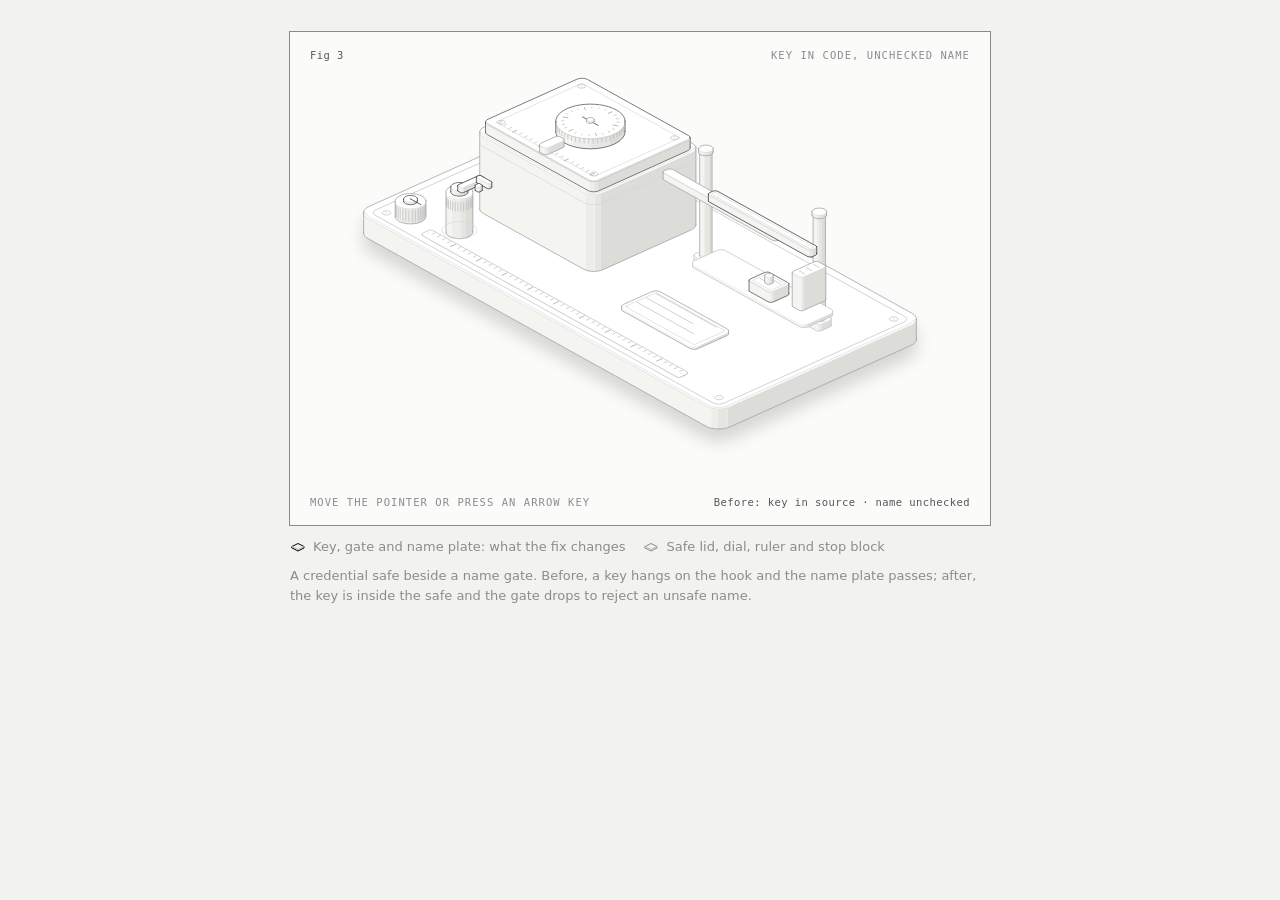
<file: figures/hardcoded-key.html>
<!-- Generated from src/ — edit the .mjs, not this file. -->
<!doctype html><html lang="en"><head><meta charset="utf-8"><meta name="viewport" content="width=device-width, initial-scale=1"><title>Key in code, unchecked name</title><style>
.iso{
  --anatomy-page:#0b0b0b;--anatomy-card:#131313;--anatomy-text:#a3a3a3;--anatomy-strong:#e6e6e6;--anatomy-muted:#6e6e6e;
  --anatomy-paper:#131313;--anatomy-face:#1b1b1b;--anatomy-top:#1c1c1c;
  --anatomy-shade-0:#0f0f0f;--anatomy-shade-1:#121212;--anatomy-shade-2:#151515;--anatomy-shade-3:#181818;
  --anatomy-lit-top:#262626;--anatomy-lit-shade:#1d1d1d;
  --anatomy-hi:#d4d4d4;--anatomy-mid:#6a6a6a;--anatomy-lo:#3e3e3e;--anatomy-faint:#2a2a2a;--anatomy-lit:#ffffff;
  --anatomy-halo:#050505;--anatomy-halo-opacity:.9;--anatomy-dot:#e6e6e6;
  --anatomy-red:#ff6b6b;--anatomy-green:#6be0a0;--anatomy-blue:#6b9bff;
  --anatomy-weight:.6px;--anatomy-ease:cubic-bezier(.32,.72,0,1);
  --anatomy-mono:ui-monospace,"SF Mono",Menlo,Consolas,monospace;
  --anatomy-lift:inset 0 1px 0 0 #ffffff0a,inset 0 0 0 1px #ffffff06,0 0 0 1px #00000026,0 1px 1px -.5px #00000014,0 3px 3px -1.5px #00000014,0 6px 6px -3px #00000014,0 12px 12px -6px #00000014;
}
.iso[data-theme="light"]{
  --anatomy-page:#f2f2ef;--anatomy-card:#fbfbfa;--anatomy-text:#57575a;--anatomy-strong:#18181a;--anatomy-muted:#8c8c90;
  --anatomy-paper:#fbfbfa;--anatomy-face:#ffffff;--anatomy-top:#ffffff;
  --anatomy-shade-0:#dcdcd9;--anatomy-shade-1:#e5e5e2;--anatomy-shade-2:#ededea;--anatomy-shade-3:#f4f4f1;
  --anatomy-lit-top:#ffffff;--anatomy-lit-shade:#eeeeeb;
  --anatomy-hi:#26262a;--anatomy-mid:#8a8a8f;--anatomy-lo:#b4b4b8;--anatomy-faint:#d4d4d6;--anatomy-lit:#000000;
  --anatomy-halo:#8a8a80;--anatomy-halo-opacity:.32;--anatomy-dot:#3a3a3e;
  --anatomy-red:#e5484d;--anatomy-green:#30a46c;--anatomy-blue:#3e63dd;
  --anatomy-lift:inset 0 1px 0 0 #ffffff,0 0 0 1px #0000000f,0 1px 1px -.5px #0000000a,0 3px 3px -1.5px #0000000a,0 6px 6px -3px #0000000a,0 12px 12px -6px #0000000a;
}
.iso-svg{display:block;width:100%;height:auto;overflow:visible}
.iso-svg path,.iso-svg circle{vector-effect:non-scaling-stroke}
.iso-fill{fill:var(--anatomy-paper);stroke:none}
.iso-solid[data-lit]>.iso-fill{fill:var(--anatomy-face)}
.iso-shade,.iso-top{stroke:none}
.iso-shade[data-shade="0"]{fill:var(--anatomy-shade-0)}
.iso-shade[data-shade="1"]{fill:var(--anatomy-shade-1)}
.iso-shade[data-shade="2"]{fill:var(--anatomy-shade-2)}
.iso-shade[data-shade="3"]{fill:var(--anatomy-shade-3)}
.iso-top{fill:var(--anatomy-top)}
.iso-solid[data-lit]>.iso-top{fill:var(--anatomy-lit-top)}
.iso-solid[data-lit]>.iso-shade{fill:var(--anatomy-lit-shade)}
.iso-solid[data-seamless]>.iso-shade,.iso-solid[data-seamless]>.iso-top{stroke-width:.4;stroke-linejoin:round}
.iso-solid[data-seamless]>.iso-shade[data-shade="0"]{stroke:var(--anatomy-shade-0)}
.iso-solid[data-seamless]>.iso-shade[data-shade="1"]{stroke:var(--anatomy-shade-1)}
.iso-solid[data-seamless]>.iso-shade[data-shade="2"]{stroke:var(--anatomy-shade-2)}
.iso-solid[data-seamless]>.iso-shade[data-shade="3"]{stroke:var(--anatomy-shade-3)}
.iso-solid[data-seamless]>.iso-top{stroke:var(--anatomy-top)}
.iso-solid[data-seamless][data-lit]>.iso-top{stroke:var(--anatomy-lit-top)}
.iso-solid[data-seamless][data-lit]>.iso-shade{stroke:var(--anatomy-lit-shade)}
.iso-solid[data-lit]>.iso-edge{stroke:var(--anatomy-lit)}
.iso-halo{fill:var(--anatomy-halo);stroke:none;filter:blur(9px);opacity:var(--anatomy-halo-opacity);transform:translateY(3px)}
.iso-line{fill:none;stroke:var(--anatomy-lo);stroke-width:var(--anatomy-weight);stroke-linecap:round;stroke-linejoin:round}
.iso-line[data-tone="hi"]{stroke:var(--anatomy-hi)}
.iso-line[data-tone="mid"]{stroke:var(--anatomy-mid)}
.iso-line[data-tone="lo"]{stroke:var(--anatomy-lo)}
.iso-line[data-tone="faint"]{stroke:var(--anatomy-faint)}
.iso-line[data-tone="lit"]{stroke:var(--anatomy-lit)}
.iso-line[data-tone="red"]{stroke:var(--anatomy-red)}
.iso-line[data-tone="green"]{stroke:var(--anatomy-green)}
.iso-line[data-tone="blue"]{stroke:var(--anatomy-blue)}
.iso-line[data-dotted]{stroke-dasharray:.01 3.5;stroke-width:1}
.iso-line[data-dashed]{stroke-dasharray:3 3}
.iso-line[data-flow]{stroke-dasharray:2 6}
.iso-wire-end{fill:var(--anatomy-paper);stroke:var(--anatomy-lo);stroke-width:var(--anatomy-weight)}
.iso-wire[data-tone="hi"] .iso-wire-end{stroke:var(--anatomy-hi)}
.iso-wire[data-tone="mid"] .iso-wire-end{stroke:var(--anatomy-mid)}
.iso-wire[data-tone="faint"] .iso-wire-end{stroke:var(--anatomy-faint)}
.iso-wire[data-tone="lit"] .iso-wire-end{stroke:var(--anatomy-lit)}
.iso-dots circle{fill:var(--anatomy-dot);stroke:none;opacity:.32}
.iso-dots[data-tone="hi"] circle{opacity:.85}
.iso-dots[data-tone="mid"] circle{opacity:.45}
.iso-dots[data-tone="lo"] circle{opacity:.22}
.iso-dots[data-tone="faint"] circle{opacity:.12}
.iso-face-text{fill:var(--anatomy-mid);font-family:var(--anatomy-mono);letter-spacing:.04em}
.iso-face-text[data-tone="hi"]{fill:var(--anatomy-hi)}
.iso-face-text[data-tone="lo"]{fill:var(--anatomy-lo)}
.iso-face-text[data-tone="faint"]{fill:var(--anatomy-faint)}
.tb-body{fill:var(--anatomy-shade-2);stroke:none}
.tb-shine{fill:var(--anatomy-top);stroke:none}
.tb-shade{fill:var(--anatomy-shade-0);stroke:none}
.tb-ring{fill:none;stroke:var(--anatomy-lo);stroke-width:.45;stroke-linecap:butt;stroke-linejoin:round}
.tb-ring[data-tone="mid"]{stroke:var(--anatomy-mid)}
.tb-ring[data-tone="faint"]{stroke:var(--anatomy-faint)}
.tb-ring[data-tone="hi"]{stroke:var(--anatomy-hi)}
@keyframes iso-flow{to{stroke-dashoffset:-32}}
@keyframes iso-pulse{0%,100%{opacity:.18}12%{opacity:1}40%{opacity:.18}}
.iso-line[data-flow]{animation:iso-flow 1600ms linear infinite}
.iso-dots circle[data-pulse]{animation:iso-pulse 1600ms steps(1,end) infinite;animation-delay:var(--pulse-at,0ms)}
.iso-figure{margin:32px 0 36px}
.iso-plate{position:relative;padding:52px 24px;border-radius:0;background:var(--anatomy-card);box-shadow:0 0 0 1px var(--anatomy-mid);--anatomy-paper:var(--anatomy-card)}
.iso-plate-corners{position:absolute;inset:18px 20px;pointer-events:none}
.iso-plate-corner{position:absolute;color:var(--anatomy-muted);font-family:var(--anatomy-mono);font-size:10.5px;line-height:1;letter-spacing:.04em;white-space:nowrap}
.iso-plate-corner[data-corner="fig"]{top:0;left:0;color:var(--anatomy-text)}
.iso-plate-corner[data-corner="title"]{top:0;right:0;text-transform:uppercase;letter-spacing:.1em}
.iso-plate-corner[data-corner="hint"]{bottom:0;left:0;text-transform:uppercase;letter-spacing:.1em}
.iso-plate-corner[data-corner="readout"]{right:0;bottom:0;color:var(--anatomy-text);font-variant-numeric:tabular-nums}
.iso-plate .iso-svg{margin:0 auto}
.iso-legend{display:grid;gap:8px;margin-top:12px;color:var(--anatomy-muted);font-size:13px;line-height:1.55}
.iso-keys{display:flex;flex-wrap:wrap;gap:6px 18px}
.iso-key{display:inline-flex;align-items:center;gap:7px}
.iso-swatch{width:16px;height:10px;flex:none;overflow:visible}
.iso-swatch path{fill:none;stroke:var(--anatomy-hi);stroke-width:1;vector-effect:non-scaling-stroke;stroke-linejoin:round;stroke-linecap:round}
.iso-swatch[data-mark="raised"] path,.iso-swatch[data-mark="flat"] path{stroke:var(--anatomy-mid)}
.iso-swatch[data-mark="lit"] path{stroke:var(--anatomy-lit)}
.iso-swatch[data-mark="dim"] path{stroke:var(--anatomy-lo)}
.iso-swatch[data-mark="dotted"] path{stroke-dasharray:.01 3;stroke-width:1.4}
.iso-swatch[data-mark="dashed"] path{stroke-dasharray:3 2.5}
.iso-swatch[data-mark="red"] path{stroke:var(--anatomy-red)}
.iso-swatch[data-mark="green"] path{stroke:var(--anatomy-green)}
.iso-swatch[data-mark="blue"] path{stroke:var(--anatomy-blue)}
.iso-swatch-crease{stroke:var(--anatomy-lo)!important}
@media (max-width:560px){.iso-plate{padding:48px 12px 70px}.iso-plate-corner[data-corner="hint"]{bottom:18px}}
@media (prefers-reduced-motion:reduce){.iso-line[data-flow],.iso-dots circle[data-pulse]{animation:none}}

*{box-sizing:border-box}
html{color-scheme:dark}
body[data-theme="light"]{color-scheme:light}
body{margin:0;background:var(--anatomy-page);color:var(--anatomy-text);font:14px/1.6 ui-sans-serif,system-ui,-apple-system,"Segoe UI",sans-serif;-webkit-font-smoothing:antialiased}
.iso-page{width:min(760px,100% - 32px);margin:64px auto 96px}
</style></head><body class="iso" data-theme="light"><main class="iso-page"><figure class="iso-figure"><div class="iso-plate"><div class="iso-plate-corners" aria-hidden="true"><span class="iso-plate-corner" data-corner="fig">Fig 3</span><span class="iso-plate-corner" data-corner="title">Key in code, unchecked name</span><span class="iso-plate-corner" data-corner="hint">Move the pointer or press an arrow key</span><span class="iso-plate-corner" data-corner="readout" data-readout>Before: key in source · name unchecked</span></div><style>.iso-page{margin:4px auto 8px;width:min(700px,100% - 12px)!important}body{font-size:12px}body[data-embed] .iso-page{margin:0 auto;width:min(540px,100% - 8px)!important}body[data-embed] .iso-legend,body[data-embed] .iso-plate-corner[data-corner="hint"]{display:none}body[data-embed] .iso-figure{margin:0}.iso-poster{display:none;width:100%;height:auto}@media print{.iso-stage{display:none}.iso-poster{display:block}}@media(prefers-reduced-motion:reduce){.iso-stage{display:none}.iso-poster{display:block}}</style><script>if(new URLSearchParams(location.search).has("embed"))document.body.setAttribute("data-embed","");</script><div class="iso-stage" tabindex="0" role="slider" aria-label="Key in code, unchecked name: use arrow keys or pointer to change state" aria-valuemin="0" aria-valuemax="1"><svg xmlns="http://www.w3.org/2000/svg" class="iso-svg" viewBox="0 0 720 430" role="img" aria-label="A credential safe and a name gate. The key moves off the hook into the safe, and the gate drops to stop an unchecked file name."><path class="iso-halo" d="M54.8 152.7L55.3 150.9L56.6 149.1L58.5 147.5L61.1 146.1L260.3 56.4L263.3 55.3L266.7 54.5L270.4 54.1L274.1 54L277.8 54.3L281.4 54.9L284.6 55.9L287.3 57.1L660.3 264.3L662.6 265.8L664.2 267.5L665.1 269.3L665.2 271.2L665.2 293.3L664.7 295.1L663.4 296.9L661.5 298.5L658.9 299.9L459.7 389.6L456.7 390.7L453.3 391.5L449.6 392L445.9 392L442.2 391.8L438.6 391.1L435.4 390.1L432.7 388.9L59.7 181.8L57.4 180.2L55.8 178.5L54.9 176.7L54.8 174.8Z"/><g class="iso-solid"><path class="iso-fill" d="M255.9 104.1L256.6 102.2L258.3 100.4L260.8 99L264 97.9L267.7 97.2L271.5 97.1L275.4 97.4L278.9 98.3L281.8 99.5L284 101.1L285.3 103L285.6 104.9L285.6 108.6L284.9 110.5L283.2 112.2L280.7 113.7L277.5 114.8L273.8 115.5L270 115.6L266.1 115.3L262.6 114.4L259.7 113.2L257.5 111.6L256.2 109.7L255.9 107.8Z"/><path class="iso-shade" data-shade="0" d="M280.7 113.7L277.5 114.8L277.5 111.1L280.7 110ZM285.6 108.6L284.9 110.5L284.9 106.8L285.6 104.9ZM284.9 110.5L283.2 112.2L283.2 108.6L284.9 106.8ZM283.2 112.2L280.7 113.7L280.7 110L283.2 108.6Z"/><path class="iso-shade" data-shade="1" d="M277.5 114.8L273.8 115.5L273.8 111.8L277.5 111.1ZM273.8 115.5L270 115.6L270 111.9L273.8 111.8Z"/><path class="iso-shade" data-shade="2" d="M270 115.6L266.1 115.3L266.1 111.6L270 111.9ZM266.1 115.3L262.6 114.4L262.6 110.8L266.1 111.6Z"/><path class="iso-shade" data-shade="3" d="M262.6 114.4L259.7 113.2L259.7 109.5L262.6 110.8ZM259.7 113.2L257.5 111.6L257.5 107.9L259.7 109.5ZM257.5 111.6L256.2 109.7L256.2 106.1L257.5 107.9ZM256.2 109.7L255.9 107.8L255.9 104.1L256.2 106.1Z"/><path class="iso-top" d="M280.7 110L277.5 111.1L273.8 111.8L270 111.9L266.1 111.6L262.6 110.8L259.7 109.5L257.5 107.9L256.2 106.1L255.9 104.1L256.6 102.2L258.3 100.4L260.8 99L264 97.9L267.7 97.2L271.5 97.1L275.4 97.4L278.9 98.3L281.8 99.5L284 101.1L285.3 103L285.6 104.9L284.9 106.8L283.2 108.6Z"/><path class="iso-line iso-crease" data-tone="faint" d="M285.6 104.9L284.9 106.8L283.2 108.6L280.7 110L277.5 111.1L273.8 111.8L270 111.9L266.1 111.6L262.6 110.8L259.7 109.5L257.5 107.9L256.2 106.1L255.9 104.1"/><path class="iso-line iso-edge" data-tone="lo" d="M255.9 104.1L256.6 102.2L258.3 100.4L260.8 99L264 97.9L267.7 97.2L271.5 97.1L275.4 97.4L278.9 98.3L281.8 99.5L284 101.1L285.3 103L285.6 104.9M285.6 108.6L284.9 110.5L283.2 112.2L280.7 113.7L277.5 114.8L273.8 115.5L270 115.6L266.1 115.3L262.6 114.4L259.7 113.2L257.5 111.6L256.2 109.7L255.9 107.8M255.9 104.1L255.9 107.8M285.6 104.9L285.6 108.6"/></g><g class="iso-solid"><path class="iso-fill" d="M259.7 96.8L260.2 95.4L261.5 94.1L263.3 93L265.7 92.2L268.4 91.7L271.3 91.6L274.2 91.9L276.8 92.5L279 93.4L280.6 94.6L281.6 96L281.8 97.4L281.8 104.8L281.3 106.2L280 107.5L278.2 108.6L275.8 109.4L273 109.9L270.2 110L267.3 109.8L264.7 109.1L262.5 108.2L260.9 107L259.9 105.7L259.7 104.2Z"/><path class="iso-shade" data-shade="0" d="M278.2 108.6L275.8 109.4L275.8 102.1L278.2 101.2ZM281.8 104.8L281.3 106.2L281.3 98.8L281.8 97.4ZM281.3 106.2L280 107.5L280 100.1L281.3 98.8ZM280 107.5L278.2 108.6L278.2 101.2L280 100.1Z"/><path class="iso-shade" data-shade="1" d="M275.8 109.4L273 109.9L273 102.5L275.8 102.1ZM273 109.9L270.2 110L270.2 102.7L273 102.5Z"/><path class="iso-shade" data-shade="2" d="M270.2 110L267.3 109.8L267.3 102.4L270.2 102.7ZM267.3 109.8L264.7 109.1L264.7 101.8L267.3 102.4Z"/><path class="iso-shade" data-shade="3" d="M264.7 109.1L262.5 108.2L262.5 100.8L264.7 101.8ZM262.5 108.2L260.9 107L260.9 99.6L262.5 100.8ZM260.9 107L259.9 105.7L259.9 98.3L260.9 99.6ZM259.9 105.7L259.7 104.2L259.7 96.8L259.9 98.3Z"/><path class="iso-top" d="M278.2 101.2L275.8 102.1L273 102.5L270.2 102.7L267.3 102.4L264.7 101.8L262.5 100.8L260.9 99.6L259.9 98.3L259.7 96.8L260.2 95.4L261.5 94.1L263.3 93L265.7 92.2L268.4 91.7L271.3 91.6L274.2 91.9L276.8 92.5L279 93.4L280.6 94.6L281.6 96L281.8 97.4L281.3 98.8L280 100.1Z"/><path class="iso-line iso-crease" data-tone="faint" d="M281.8 97.4L281.3 98.8L280 100.1L278.2 101.2L275.8 102.1L273 102.5L270.2 102.7L267.3 102.4L264.7 101.8L262.5 100.8L260.9 99.6L259.9 98.3L259.7 96.8"/><path class="iso-line iso-edge" data-tone="mid" d="M259.7 96.8L260.2 95.4L261.5 94.1L263.3 93L265.7 92.2L268.4 91.7L271.3 91.6L274.2 91.9L276.8 92.5L279 93.4L280.6 94.6L281.6 96L281.8 97.4M281.8 104.8L281.3 106.2L280 107.5L278.2 108.6L275.8 109.4L273 109.9L270.2 110L267.3 109.8L264.7 109.1L262.5 108.2L260.9 107L259.9 105.7L259.7 104.2M259.7 96.8L259.7 104.2M281.8 97.4L281.8 104.8"/></g><g class="iso-solid"><path class="iso-fill" d="M104.1 172.5L104.8 170.5L106.5 168.8L109 167.3L112.2 166.2L115.9 165.6L119.7 165.4L123.6 165.8L127.1 166.6L130 167.9L132.2 169.5L133.5 171.3L133.8 173.2L133.8 176.9L133.1 178.8L131.4 180.6L128.9 182.1L125.7 183.2L122.1 183.8L118.2 184L114.4 183.6L110.8 182.8L107.9 181.5L105.7 179.9L104.4 178.1L104.1 176.1Z"/><path class="iso-shade" data-shade="0" d="M128.9 182.1L125.7 183.2L125.7 179.5L128.9 178.4ZM133.8 176.9L133.1 178.8L133.1 175.1L133.8 173.2ZM133.1 178.8L131.4 180.6L131.4 176.9L133.1 175.1ZM131.4 180.6L128.9 182.1L128.9 178.4L131.4 176.9Z"/><path class="iso-shade" data-shade="1" d="M125.7 183.2L122.1 183.8L122.1 180.1L125.7 179.5ZM122.1 183.8L118.2 184L118.2 180.3L122.1 180.1Z"/><path class="iso-shade" data-shade="2" d="M118.2 184L114.4 183.6L114.4 179.9L118.2 180.3ZM114.4 183.6L110.8 182.8L110.8 179.1L114.4 179.9Z"/><path class="iso-shade" data-shade="3" d="M110.8 182.8L107.9 181.5L107.9 177.8L110.8 179.1ZM107.9 181.5L105.7 179.9L105.7 176.2L107.9 177.8ZM105.7 179.9L104.4 178.1L104.4 174.4L105.7 176.2ZM104.4 178.1L104.1 176.1L104.1 172.5L104.4 174.4Z"/><path class="iso-top" d="M128.9 178.4L125.7 179.5L122.1 180.1L118.2 180.3L114.4 179.9L110.8 179.1L107.9 177.8L105.7 176.2L104.4 174.4L104.1 172.5L104.8 170.5L106.5 168.8L109 167.3L112.2 166.2L115.9 165.6L119.7 165.4L123.6 165.8L127.1 166.6L130 167.9L132.2 169.5L133.5 171.3L133.8 173.2L133.1 175.1L131.4 176.9Z"/><path class="iso-line iso-crease" data-tone="faint" d="M133.8 173.2L133.1 175.1L131.4 176.9L128.9 178.4L125.7 179.5L122.1 180.1L118.2 180.3L114.4 179.9L110.8 179.1L107.9 177.8L105.7 176.2L104.4 174.4L104.1 172.5"/><path class="iso-line iso-edge" data-tone="lo" d="M104.1 172.5L104.8 170.5L106.5 168.8L109 167.3L112.2 166.2L115.9 165.6L119.7 165.4L123.6 165.8L127.1 166.6L130 167.9L132.2 169.5L133.5 171.3L133.8 173.2M133.8 176.9L133.1 178.8L131.4 180.6L128.9 182.1L125.7 183.2L122.1 183.8L118.2 184L114.4 183.6L110.8 182.8L107.9 181.5L105.7 179.9L104.4 178.1L104.1 176.1M104.1 172.5L104.1 176.1M133.8 173.2L133.8 176.9"/></g><g class="iso-solid"><path class="iso-fill" d="M107.9 165.2L108.4 163.8L109.7 162.5L111.6 161.4L113.9 160.5L116.7 160.1L119.5 159.9L122.4 160.2L125 160.8L127.2 161.8L128.8 163L129.8 164.3L130 165.8L130 173.1L129.5 174.6L128.2 175.9L126.4 177L124 177.8L121.3 178.3L118.4 178.4L115.5 178.1L112.9 177.5L110.7 176.5L109.1 175.4L108.1 174L107.9 172.6Z"/><path class="iso-shade" data-shade="0" d="M126.4 177L124 177.8L124 170.4L126.4 169.6ZM130 173.1L129.5 174.6L129.5 167.2L130 165.8ZM129.5 174.6L128.2 175.9L128.2 168.5L129.5 167.2ZM128.2 175.9L126.4 177L126.4 169.6L128.2 168.5Z"/><path class="iso-shade" data-shade="1" d="M124 177.8L121.3 178.3L121.3 170.9L124 170.4ZM121.3 178.3L118.4 178.4L118.4 171L121.3 170.9Z"/><path class="iso-shade" data-shade="2" d="M118.4 178.4L115.5 178.1L115.5 170.7L118.4 171ZM115.5 178.1L112.9 177.5L112.9 170.1L115.5 170.7Z"/><path class="iso-shade" data-shade="3" d="M112.9 177.5L110.7 176.5L110.7 169.2L112.9 170.1ZM110.7 176.5L109.1 175.4L109.1 168L110.7 169.2ZM109.1 175.4L108.1 174L108.1 166.6L109.1 168ZM108.1 174L107.9 172.6L107.9 165.2L108.1 166.6Z"/><path class="iso-top" d="M126.4 169.6L124 170.4L121.3 170.9L118.4 171L115.5 170.7L112.9 170.1L110.7 169.2L109.1 168L108.1 166.6L107.9 165.2L108.4 163.8L109.7 162.5L111.6 161.4L113.9 160.5L116.7 160.1L119.5 159.9L122.4 160.2L125 160.8L127.2 161.8L128.8 163L129.8 164.3L130 165.8L129.5 167.2L128.2 168.5Z"/><path class="iso-line iso-crease" data-tone="faint" d="M130 165.8L129.5 167.2L128.2 168.5L126.4 169.6L124 170.4L121.3 170.9L118.4 171L115.5 170.7L112.9 170.1L110.7 169.2L109.1 168L108.1 166.6L107.9 165.2"/><path class="iso-line iso-edge" data-tone="mid" d="M107.9 165.2L108.4 163.8L109.7 162.5L111.6 161.4L113.9 160.5L116.7 160.1L119.5 159.9L122.4 160.2L125 160.8L127.2 161.8L128.8 163L129.8 164.3L130 165.8M130 173.1L129.5 174.6L128.2 175.9L126.4 177L124 177.8L121.3 178.3L118.4 178.4L115.5 178.1L112.9 177.5L110.7 176.5L109.1 175.4L108.1 174L107.9 172.6M107.9 165.2L107.9 172.6M130 165.8L130 173.1"/></g><g class="iso-solid"><path class="iso-fill" d="M586.2 287.5L586.9 285.6L588.6 283.9L591.1 282.4L594.3 281.3L597.9 280.6L601.8 280.5L605.6 280.8L609.2 281.7L612.1 282.9L614.3 284.5L615.6 286.4L615.9 288.3L615.9 292L615.2 293.9L613.5 295.7L611 297.1L607.8 298.2L604.1 298.9L600.3 299L596.4 298.7L592.9 297.9L590 296.6L587.8 295L586.5 293.2L586.2 291.2Z"/><path class="iso-shade" data-shade="0" d="M611 297.1L607.8 298.2L607.8 294.6L611 293.5ZM615.9 292L615.2 293.9L615.2 290.2L615.9 288.3ZM615.2 293.9L613.5 295.7L613.5 292L615.2 290.2ZM613.5 295.7L611 297.1L611 293.5L613.5 292Z"/><path class="iso-shade" data-shade="1" d="M607.8 298.2L604.1 298.9L604.1 295.2L607.8 294.6ZM604.1 298.9L600.3 299L600.3 295.4L604.1 295.2Z"/><path class="iso-shade" data-shade="2" d="M600.3 299L596.4 298.7L596.4 295L600.3 295.4ZM596.4 298.7L592.9 297.9L592.9 294.2L596.4 295Z"/><path class="iso-shade" data-shade="3" d="M592.9 297.9L590 296.6L590 292.9L592.9 294.2ZM590 296.6L587.8 295L587.8 291.3L590 292.9ZM587.8 295L586.5 293.2L586.5 289.5L587.8 291.3ZM586.5 293.2L586.2 291.2L586.2 287.5L586.5 289.5Z"/><path class="iso-top" d="M611 293.5L607.8 294.6L604.1 295.2L600.3 295.4L596.4 295L592.9 294.2L590 292.9L587.8 291.3L586.5 289.5L586.2 287.5L586.9 285.6L588.6 283.9L591.1 282.4L594.3 281.3L597.9 280.6L601.8 280.5L605.6 280.8L609.2 281.7L612.1 282.9L614.3 284.5L615.6 286.4L615.9 288.3L615.2 290.2L613.5 292Z"/><path class="iso-line iso-crease" data-tone="faint" d="M615.9 288.3L615.2 290.2L613.5 292L611 293.5L607.8 294.6L604.1 295.2L600.3 295.4L596.4 295L592.9 294.2L590 292.9L587.8 291.3L586.5 289.5L586.2 287.5"/><path class="iso-line iso-edge" data-tone="lo" d="M586.2 287.5L586.9 285.6L588.6 283.9L591.1 282.4L594.3 281.3L597.9 280.6L601.8 280.5L605.6 280.8L609.2 281.7L612.1 282.9L614.3 284.5L615.6 286.4L615.9 288.3M615.9 292L615.2 293.9L613.5 295.7L611 297.1L607.8 298.2L604.1 298.9L600.3 299L596.4 298.7L592.9 297.9L590 296.6L587.8 295L586.5 293.2L586.2 291.2M586.2 287.5L586.2 291.2M615.9 288.3L615.9 292"/></g><g class="iso-solid"><path class="iso-fill" d="M590 280.3L590.5 278.8L591.8 277.5L593.6 276.4L596 275.6L598.7 275.1L601.6 275L604.5 275.3L607.1 275.9L609.3 276.8L610.9 278L611.9 279.4L612.1 280.8L612.1 288.2L611.6 289.6L610.3 290.9L608.4 292L606.1 292.8L603.3 293.3L600.5 293.4L597.6 293.2L595 292.6L592.8 291.6L591.2 290.4L590.2 289.1L590 287.6Z"/><path class="iso-shade" data-shade="0" d="M608.4 292L606.1 292.8L606.1 285.5L608.4 284.7ZM612.1 288.2L611.6 289.6L611.6 282.3L612.1 280.8ZM611.6 289.6L610.3 290.9L610.3 283.6L611.6 282.3ZM610.3 290.9L608.4 292L608.4 284.7L610.3 283.6Z"/><path class="iso-shade" data-shade="1" d="M606.1 292.8L603.3 293.3L603.3 286L606.1 285.5ZM603.3 293.3L600.5 293.4L600.5 286.1L603.3 286Z"/><path class="iso-shade" data-shade="2" d="M600.5 293.4L597.6 293.2L597.6 285.8L600.5 286.1ZM597.6 293.2L595 292.6L595 285.2L597.6 285.8Z"/><path class="iso-shade" data-shade="3" d="M595 292.6L592.8 291.6L592.8 284.3L595 285.2ZM592.8 291.6L591.2 290.4L591.2 283.1L592.8 284.3ZM591.2 290.4L590.2 289.1L590.2 281.7L591.2 283.1ZM590.2 289.1L590 287.6L590 280.3L590.2 281.7Z"/><path class="iso-top" d="M608.4 284.7L606.1 285.5L603.3 286L600.5 286.1L597.6 285.8L595 285.2L592.8 284.3L591.2 283.1L590.2 281.7L590 280.3L590.5 278.8L591.8 277.5L593.6 276.4L596 275.6L598.7 275.1L601.6 275L604.5 275.3L607.1 275.9L609.3 276.8L610.9 278L611.9 279.4L612.1 280.8L611.6 282.3L610.3 283.6Z"/><path class="iso-line iso-crease" data-tone="faint" d="M612.1 280.8L611.6 282.3L610.3 283.6L608.4 284.7L606.1 285.5L603.3 286L600.5 286.1L597.6 285.8L595 285.2L592.8 284.3L591.2 283.1L590.2 281.7L590 280.3"/><path class="iso-line iso-edge" data-tone="mid" d="M590 280.3L590.5 278.8L591.8 277.5L593.6 276.4L596 275.6L598.7 275.1L601.6 275L604.5 275.3L607.1 275.9L609.3 276.8L610.9 278L611.9 279.4L612.1 280.8M612.1 288.2L611.6 289.6L610.3 290.9L608.4 292L606.1 292.8L603.3 293.3L600.5 293.4L597.6 293.2L595 292.6L592.8 291.6L591.2 290.4L590.2 289.1L590 287.6M590 280.3L590 287.6M612.1 280.8L612.1 288.2"/></g><g class="iso-solid"><path class="iso-fill" d="M434.4 355.9L435.1 354L436.8 352.2L439.3 350.7L442.5 349.6L446.2 349L450 348.8L453.9 349.2L457.4 350L460.3 351.3L462.5 352.9L463.8 354.7L464.1 356.6L464.1 360.3L463.4 362.2L461.7 364L459.2 365.5L456 366.6L452.3 367.2L448.5 367.4L444.6 367L441.1 366.2L438.2 364.9L436 363.3L434.7 361.5L434.4 359.6Z"/><path class="iso-shade" data-shade="0" d="M459.2 365.5L456 366.6L456 362.9L459.2 361.8ZM464.1 360.3L463.4 362.2L463.4 358.6L464.1 356.6ZM463.4 362.2L461.7 364L461.7 360.3L463.4 358.6ZM461.7 364L459.2 365.5L459.2 361.8L461.7 360.3Z"/><path class="iso-shade" data-shade="1" d="M456 366.6L452.3 367.2L452.3 363.5L456 362.9ZM452.3 367.2L448.5 367.4L448.5 363.7L452.3 363.5Z"/><path class="iso-shade" data-shade="2" d="M448.5 367.4L444.6 367L444.6 363.3L448.5 363.7ZM444.6 367L441.1 366.2L441.1 362.5L444.6 363.3Z"/><path class="iso-shade" data-shade="3" d="M441.1 366.2L438.2 364.9L438.2 361.2L441.1 362.5ZM438.2 364.9L436 363.3L436 359.6L438.2 361.2ZM436 363.3L434.7 361.5L434.7 357.8L436 359.6ZM434.7 361.5L434.4 359.6L434.4 355.9L434.7 357.8Z"/><path class="iso-top" d="M459.2 361.8L456 362.9L452.3 363.5L448.5 363.7L444.6 363.3L441.1 362.5L438.2 361.2L436 359.6L434.7 357.8L434.4 355.9L435.1 354L436.8 352.2L439.3 350.7L442.5 349.6L446.2 349L450 348.8L453.9 349.2L457.4 350L460.3 351.3L462.5 352.9L463.8 354.7L464.1 356.6L463.4 358.6L461.7 360.3Z"/><path class="iso-line iso-crease" data-tone="faint" d="M464.1 356.6L463.4 358.6L461.7 360.3L459.2 361.8L456 362.9L452.3 363.5L448.5 363.7L444.6 363.3L441.1 362.5L438.2 361.2L436 359.6L434.7 357.8L434.4 355.9"/><path class="iso-line iso-edge" data-tone="lo" d="M434.4 355.9L435.1 354L436.8 352.2L439.3 350.7L442.5 349.6L446.2 349L450 348.8L453.9 349.2L457.4 350L460.3 351.3L462.5 352.9L463.8 354.7L464.1 356.6M464.1 360.3L463.4 362.2L461.7 364L459.2 365.5L456 366.6L452.3 367.2L448.5 367.4L444.6 367L441.1 366.2L438.2 364.9L436 363.3L434.7 361.5L434.4 359.6M434.4 355.9L434.4 359.6M464.1 356.6L464.1 360.3"/></g><g class="iso-solid"><path class="iso-fill" d="M438.2 348.6L438.7 347.2L440 345.9L441.8 344.8L444.2 344L447 343.5L449.8 343.4L452.7 343.6L455.3 344.2L457.5 345.2L459.1 346.4L460.1 347.7L460.3 349.2L460.3 356.5L459.8 358L458.5 359.3L456.7 360.4L454.3 361.2L451.6 361.7L448.7 361.8L445.8 361.5L443.2 360.9L441 360L439.4 358.8L438.4 357.4L438.2 356Z"/><path class="iso-shade" data-shade="0" d="M456.7 360.4L454.3 361.2L454.3 353.8L456.7 353ZM460.3 356.5L459.8 358L459.8 350.6L460.3 349.2ZM459.8 358L458.5 359.3L458.5 351.9L459.8 350.6ZM458.5 359.3L456.7 360.4L456.7 353L458.5 351.9Z"/><path class="iso-shade" data-shade="1" d="M454.3 361.2L451.6 361.7L451.6 354.3L454.3 353.8ZM451.6 361.7L448.7 361.8L448.7 354.4L451.6 354.3Z"/><path class="iso-shade" data-shade="2" d="M448.7 361.8L445.8 361.5L445.8 354.1L448.7 354.4ZM445.8 361.5L443.2 360.9L443.2 353.5L445.8 354.1Z"/><path class="iso-shade" data-shade="3" d="M443.2 360.9L441 360L441 352.6L443.2 353.5ZM441 360L439.4 358.8L439.4 351.4L441 352.6ZM439.4 358.8L438.4 357.4L438.4 350L439.4 351.4ZM438.4 357.4L438.2 356L438.2 348.6L438.4 350Z"/><path class="iso-top" d="M456.7 353L454.3 353.8L451.6 354.3L448.7 354.4L445.8 354.1L443.2 353.5L441 352.6L439.4 351.4L438.4 350L438.2 348.6L438.7 347.2L440 345.9L441.8 344.8L444.2 344L447 343.5L449.8 343.4L452.7 343.6L455.3 344.2L457.5 345.2L459.1 346.4L460.1 347.7L460.3 349.2L459.8 350.6L458.5 351.9Z"/><path class="iso-line iso-crease" data-tone="faint" d="M460.3 349.2L459.8 350.6L458.5 351.9L456.7 353L454.3 353.8L451.6 354.3L448.7 354.4L445.8 354.1L443.2 353.5L441 352.6L439.4 351.4L438.4 350L438.2 348.6"/><path class="iso-line iso-edge" data-tone="mid" d="M438.2 348.6L438.7 347.2L440 345.9L441.8 344.8L444.2 344L447 343.5L449.8 343.4L452.7 343.6L455.3 344.2L457.5 345.2L459.1 346.4L460.1 347.7L460.3 349.2M460.3 356.5L459.8 358L458.5 359.3L456.7 360.4L454.3 361.2L451.6 361.7L448.7 361.8L445.8 361.5L443.2 360.9L441 360L439.4 358.8L438.4 357.4L438.2 356M438.2 348.6L438.2 356M460.3 349.2L460.3 356.5"/></g><g class="iso-solid"><path class="iso-fill" d="M54.8 141.7L55.3 139.8L56.6 138.1L58.5 136.5L61.1 135.1L260.3 45.4L263.3 44.3L266.7 43.5L270.4 43L274.1 42.9L277.8 43.2L281.4 43.8L284.6 44.8L287.3 46.1L660.3 253.2L662.6 254.7L664.2 256.4L665.1 258.2L665.2 260.1L665.2 282.2L664.7 284.1L663.4 285.9L661.5 287.5L658.9 288.8L459.7 378.5L456.7 379.7L453.3 380.4L449.6 380.9L445.9 381L442.2 380.7L438.6 380.1L435.4 379.1L432.7 377.8L59.7 170.7L57.4 169.2L55.8 167.5L54.9 165.7L54.8 163.8Z"/><path class="iso-shade" data-shade="0" d="M665.2 282.2L664.7 284.1L664.7 262L665.2 260.1ZM664.7 284.1L663.4 285.9L663.4 263.7L664.7 262ZM663.4 285.9L661.5 287.5L661.5 265.3L663.4 263.7ZM661.5 287.5L658.9 288.8L658.9 266.7L661.5 265.3ZM658.9 288.8L459.7 378.5L459.7 356.4L658.9 266.7ZM459.7 378.5L456.7 379.7L456.7 357.5L459.7 356.4Z"/><path class="iso-shade" data-shade="1" d="M456.7 379.7L453.3 380.4L453.3 358.3L456.7 357.5ZM453.3 380.4L449.6 380.9L449.6 358.8L453.3 358.3ZM449.6 380.9L445.9 381L445.9 358.9L449.6 358.8Z"/><path class="iso-shade" data-shade="2" d="M445.9 381L442.2 380.7L442.2 358.6L445.9 358.9ZM442.2 380.7L438.6 380.1L438.6 358L442.2 358.6Z"/><path class="iso-shade" data-shade="3" d="M438.6 380.1L435.4 379.1L435.4 357L438.6 358ZM435.4 379.1L432.7 377.8L432.7 355.7L435.4 357ZM432.7 377.8L59.7 170.7L59.7 148.6L432.7 355.7ZM59.7 170.7L57.4 169.2L57.4 147.1L59.7 148.6ZM57.4 169.2L55.8 167.5L55.8 145.4L57.4 147.1ZM55.8 167.5L54.9 165.7L54.9 143.6L55.8 145.4ZM54.9 165.7L54.8 163.8L54.8 141.7L54.9 143.6Z"/><path class="iso-top" d="M660.3 253.2L662.6 254.7L664.2 256.4L665.1 258.2L665.2 260.1L664.7 262L663.4 263.7L661.5 265.3L658.9 266.7L459.7 356.4L456.7 357.5L453.3 358.3L449.6 358.8L445.9 358.9L442.2 358.6L438.6 358L435.4 357L432.7 355.7L59.7 148.6L57.4 147.1L55.8 145.4L54.9 143.6L54.8 141.7L55.3 139.8L56.6 138.1L58.5 136.5L61.1 135.1L260.3 45.4L263.3 44.3L266.7 43.5L270.4 43L274.1 42.9L277.8 43.2L281.4 43.8L284.6 44.8L287.3 46.1Z"/><path class="iso-line iso-crease" data-tone="faint" d="M665.2 260.1L664.7 262L663.4 263.7L661.5 265.3L658.9 266.7L459.7 356.4L456.7 357.5L453.3 358.3L449.6 358.8L445.9 358.9L442.2 358.6L438.6 358L435.4 357L432.7 355.7L59.7 148.6L57.4 147.1L55.8 145.4L54.9 143.6L54.8 141.7"/><path class="iso-line iso-bevel" data-tone="faint" d="M665.2 260.1L661.4 261.6L660.3 263L658.7 264.3L656.5 265.5L457.6 355.1L454.9 356.1L452.1 356.7L449.1 357.1L446.1 357.2L443 356.9L440.1 356.4L437.5 355.6L435.1 354.5L62.3 147.5L60.4 146.2L59 144.8L58.3 143.3L54.8 141.7"/><path class="iso-line iso-edge" data-tone="mid" d="M54.8 141.7L55.3 139.8L56.6 138.1L58.5 136.5L61.1 135.1L260.3 45.4L263.3 44.3L266.7 43.5L270.4 43L274.1 42.9L277.8 43.2L281.4 43.8L284.6 44.8L287.3 46.1L660.3 253.2L662.6 254.7L664.2 256.4L665.1 258.2L665.2 260.1M665.2 282.2L664.7 284.1L663.4 285.9L661.5 287.5L658.9 288.8L459.7 378.5L456.7 379.7L453.3 380.4L449.6 380.9L445.9 381L442.2 380.7L438.6 380.1L435.4 379.1L432.7 377.8L59.7 170.7L57.4 169.2L55.8 167.5L54.9 165.7L54.8 163.8M665.2 260.1L665.2 282.2M54.8 141.7L54.8 163.8"/></g><path class="iso-line" data-tone="lo" d="M652.4 256.8L653.4 257.4L654.1 258.2L654.5 259L654.6 259.8L654.4 260.7L653.8 261.5L652.9 262.2L651.8 262.8L452.6 352.5L451.2 353L449.7 353.3L448.1 353.5L446.4 353.6L444.8 353.4L443.2 353.2L441.8 352.7L440.6 352.2L67.6 145L66.6 144.4L65.9 143.6L65.5 142.8L65.4 142L65.6 141.1L66.2 140.3L67.1 139.6L68.2 139L267.4 49.3L268.8 48.8L270.3 48.5L271.9 48.3L273.6 48.2L275.2 48.4L276.8 48.6L278.2 49.1L279.4 49.6Z"/><path class="iso-line" data-tone="lo" d="M275.9 57.2L274.1 57.7L272 57.8L270.1 57.4L268.7 56.6L268.1 55.6L268.5 54.6L269.7 53.8L271.5 53.2L273.6 53.2L275.5 53.6L276.9 54.4L277.5 55.4L277.1 56.4ZM643.2 261.2L641.4 261.7L639.3 261.8L637.4 261.4L636 260.6L635.4 259.6L635.8 258.6L637 257.7L638.8 257.2L640.9 257.2L642.8 257.5L644.2 258.3L644.8 259.3L644.4 260.3ZM83 144.1L81.2 144.6L79.1 144.6L77.2 144.3L75.8 143.5L75.2 142.5L75.6 141.4L76.8 140.6L78.6 140.1L80.7 140L82.6 140.4L84 141.2L84.6 142.2L84.2 143.2ZM450.3 348L448.5 348.6L446.4 348.6L444.5 348.2L443.1 347.4L442.5 346.4L442.9 345.4L444.1 344.6L445.9 344.1L448 344L449.9 344.4L451.3 345.2L451.9 346.2L451.5 347.2Z"/><g class="iso-dots" data-tone="mid"><circle cx="272.8" cy="55.5" r="0.5"/><circle cx="640.1" cy="259.5" r="0.5"/><circle cx="79.9" cy="142.3" r="0.5"/><circle cx="447.2" cy="346.3" r="0.5"/></g><g class="iso-solid"><path class="iso-fill" d="M119.4 166L119.5 165.2L120.4 164.5L126.7 161.7L128.2 161.3L129.8 161.3L131.2 161.8L411.7 317.5L412.4 318.3L412.4 319.4L412.4 320.2L411.5 320.9L405.1 323.7L403.7 324.1L402 324.1L400.6 323.6L120.2 167.9L119.4 167.1Z"/><path class="iso-shade" data-shade="0" d="M412.4 319.4L412.4 320.2L412.4 319.1L412.4 318.3ZM412.4 320.2L411.5 320.9L411.5 319.8L412.4 319.1ZM411.5 320.9L405.1 323.7L405.1 322.6L411.5 319.8Z"/><path class="iso-shade" data-shade="1" d="M405.1 323.7L403.7 324.1L403.7 323L405.1 322.6Z"/><path class="iso-shade" data-shade="2" d="M403.7 324.1L402 324.1L402 323L403.7 323Z"/><path class="iso-shade" data-shade="3" d="M402 324.1L400.6 323.6L400.6 322.5L402 323ZM400.6 323.6L120.2 167.9L120.2 166.8L400.6 322.5ZM120.2 167.9L119.4 167.1L119.4 166L120.2 166.8Z"/><path class="iso-top" d="M411.7 317.5L412.4 318.3L412.4 319.1L411.5 319.8L405.1 322.6L403.7 323L402 323L400.6 322.5L120.2 166.8L119.4 166L119.5 165.2L120.4 164.5L126.7 161.7L128.2 161.3L129.8 161.3L131.2 161.8Z"/><path class="iso-line iso-edge" data-tone="lo" d="M119.4 166L119.5 165.2L120.4 164.5L126.7 161.7L128.2 161.3L129.8 161.3L131.2 161.8L411.7 317.5L412.4 318.3M412.4 319.4L412.4 320.2L411.5 320.9L405.1 323.7L403.7 324.1L402 324.1L400.6 323.6L120.2 167.9L119.4 167.1M412.4 318.3L412.4 319.4M119.4 166L119.4 167.1"/></g><path class="iso-line" data-tone="lo" d="M133.5 164.3L130.4 165.8M139.2 167.5L136 168.9M144.9 170.7L141.7 172.1M150.6 173.8L147.4 175.2M162 180.1L158.8 181.6M167.7 183.3L164.5 184.7M173.4 186.5L170.2 187.9M179.1 189.6L175.9 191.1M190.5 196L187.3 197.4M196.2 199.1L193 200.5M201.9 202.3L198.7 203.7M207.5 205.4L204.4 206.9M218.9 211.8L215.8 213.2M224.6 214.9L221.5 216.4M230.3 218.1L227.2 219.5M236 221.3L232.9 222.7M247.4 227.6L244.2 229M253.1 230.7L249.9 232.2M258.8 233.9L255.6 235.3M264.5 237.1L261.3 238.5M275.9 243.4L272.7 244.8M281.6 246.6L278.4 248M287.3 249.7L284.1 251.1M293 252.9L289.8 254.3M304.4 259.2L301.2 260.6M310.1 262.4L306.9 263.8M315.7 265.5L312.6 266.9M321.4 268.7L318.3 270.1M332.8 275L329.7 276.4M338.5 278.2L335.4 279.6M344.2 281.3L341.1 282.8M349.9 284.5L346.8 285.9M361.3 290.8L358.1 292.2M367 294L363.8 295.4M372.7 297.1L369.5 298.6M378.4 300.3L375.2 301.7M389.8 306.6L386.6 308.1M395.5 309.8L392.3 311.2M401.2 313L398 314.4M406.9 316.1L403.7 317.5"/><path class="iso-line" data-tone="mid" d="M156.3 177L150.6 179.5M184.8 192.8L179.1 195.4M213.2 208.6L207.6 211.2M241.7 224.4L236 227M270.2 240.2L264.5 242.8M298.7 256L293 258.6M327.1 271.8L321.4 274.4M355.6 287.7L349.9 290.2M384.1 303.5L378.4 306"/><g class="iso-dots" data-tone="mid"><circle cx="126.4" cy="164.7" r="0.45"/><circle cx="405.4" cy="319.6" r="0.45"/></g><g class="iso-solid"><path class="iso-fill" d="M183 53.6L183.2 51.9L184.1 50.3L185.7 48.8L187.9 47.6L285.9 3.5L288.6 2.5L291.7 1.9L295 1.6L298.3 1.7L301.6 2.1L304.5 2.9L307 4L418 65.7L420 67L421.2 68.6L421.8 70.2L421.8 155L421.6 156.6L420.7 158.3L419.1 159.7L416.9 161L318.9 205.1L316.2 206.1L313.1 206.7L309.8 207L306.5 206.9L303.3 206.5L300.3 205.6L297.8 204.5L186.8 142.9L184.9 141.5L183.6 140L183 138.3Z"/><path class="iso-shade" data-shade="0" d="M421.8 155L421.6 156.6L421.6 71.9L421.8 70.2ZM421.6 156.6L420.7 158.3L420.7 73.5L421.6 71.9ZM420.7 158.3L419.1 159.7L419.1 75L420.7 73.5ZM419.1 159.7L416.9 161L416.9 76.2L419.1 75ZM416.9 161L318.9 205.1L318.9 120.3L416.9 76.2ZM318.9 205.1L316.2 206.1L316.2 121.3L318.9 120.3Z"/><path class="iso-shade" data-shade="1" d="M316.2 206.1L313.1 206.7L313.1 121.9L316.2 121.3ZM313.1 206.7L309.8 207L309.8 122.2L313.1 121.9Z"/><path class="iso-shade" data-shade="2" d="M309.8 207L306.5 206.9L306.5 122.1L309.8 122.2ZM306.5 206.9L303.3 206.5L303.3 121.7L306.5 122.1ZM303.3 206.5L300.3 205.6L300.3 120.9L303.3 121.7Z"/><path class="iso-shade" data-shade="3" d="M300.3 205.6L297.8 204.5L297.8 119.8L300.3 120.9ZM297.8 204.5L186.8 142.9L186.8 58.1L297.8 119.8ZM186.8 142.9L184.9 141.5L184.9 56.8L186.8 58.1ZM184.9 141.5L183.6 140L183.6 55.2L184.9 56.8ZM183.6 140L183 138.3L183 53.6L183.6 55.2Z"/><path class="iso-top" d="M418 65.7L420 67L421.2 68.6L421.8 70.2L421.6 71.9L420.7 73.5L419.1 75L416.9 76.2L318.9 120.3L316.2 121.3L313.1 121.9L309.8 122.2L306.5 122.1L303.3 121.7L300.3 120.9L297.8 119.8L186.8 58.1L184.9 56.8L183.6 55.2L183 53.6L183.2 51.9L184.1 50.3L185.7 48.8L187.9 47.6L285.9 3.5L288.6 2.5L291.7 1.9L295 1.6L298.3 1.7L301.6 2.1L304.5 2.9L307 4Z"/><path class="iso-line iso-crease" data-tone="faint" d="M421.8 70.2L421.6 71.9L420.7 73.5L419.1 75L416.9 76.2L318.9 120.3L316.2 121.3L313.1 121.9L309.8 122.2L306.5 122.1L303.3 121.7L300.3 120.9L297.8 119.8L186.8 58.1L184.9 56.8L183.6 55.2L183 53.6"/><path class="iso-line iso-bevel" data-tone="faint" d="M421.8 70.2L418.3 71.6L417.6 72.8L416.3 74L414.5 75L316.8 119L314.5 119.8L312.1 120.3L309.6 120.5L307 120.5L304.6 120.1L302.3 119.5L300.2 118.6L189.5 57.1L187.8 55.9L186.8 54.7L183 53.6"/><path class="iso-line iso-edge" data-tone="mid" d="M183 53.6L183.2 51.9L184.1 50.3L185.7 48.8L187.9 47.6L285.9 3.5L288.6 2.5L291.7 1.9L295 1.6L298.3 1.7L301.6 2.1L304.5 2.9L307 4L418 65.7L420 67L421.2 68.6L421.8 70.2M421.8 155L421.6 156.6L420.7 158.3L419.1 159.7L416.9 161L318.9 205.1L316.2 206.1L313.1 206.7L309.8 207L306.5 206.9L303.3 206.5L300.3 205.6L297.8 204.5L186.8 142.9L184.9 141.5L183.6 140L183 138.3M421.8 70.2L421.8 155M183 53.6L183 138.3"/></g><path class="iso-line" data-tone="faint" d="M421.8 82.1L421.4 83.6L420.4 84.9L418.9 86.2L416.9 87.3L318.9 131.4L316.5 132.3L313.9 132.9L311.1 133.2L308.1 133.3L305.3 133.1L302.5 132.6L300 131.8L297.8 130.8L186.8 69.2L185.1 68L183.8 66.7L183.1 65.3L183 63.8"/><g class="iso-solid"><path class="iso-fill" d="M189.4 42.3L189.5 41.4L190 40.5L190.9 39.6L192.2 38.9L290.2 -5.2L291.8 -5.8L293.5 -6.1L295.4 -6.3L297.3 -6.3L299.1 -6L300.8 -5.5L302.2 -4.9L413.3 56.8L414.4 57.5L415.1 58.4L415.4 59.4L415.4 70.4L415.3 71.4L414.8 72.3L413.9 73.1L412.6 73.8L314.6 118L313.1 118.5L311.3 118.9L309.4 119L307.5 119L305.7 118.7L304 118.3L302.6 117.6L191.5 56L190.4 55.2L189.7 54.3L189.4 53.4Z"/><path class="iso-shade" data-shade="0" d="M415.4 70.4L415.3 71.4L415.3 60.3L415.4 59.4ZM415.3 71.4L414.8 72.3L414.8 61.2L415.3 60.3ZM414.8 72.3L413.9 73.1L413.9 62.1L414.8 61.2ZM413.9 73.1L412.6 73.8L412.6 62.8L413.9 62.1ZM412.6 73.8L314.6 118L314.6 106.9L412.6 62.8ZM314.6 118L313.1 118.5L313.1 107.5L314.6 106.9Z"/><path class="iso-shade" data-shade="1" d="M313.1 118.5L311.3 118.9L311.3 107.8L313.1 107.5ZM311.3 118.9L309.4 119L309.4 108L311.3 107.8Z"/><path class="iso-shade" data-shade="2" d="M309.4 119L307.5 119L307.5 107.9L309.4 108ZM307.5 119L305.7 118.7L305.7 107.7L307.5 107.9ZM305.7 118.7L304 118.3L304 107.2L305.7 107.7Z"/><path class="iso-shade" data-shade="3" d="M304 118.3L302.6 117.6L302.6 106.6L304 107.2ZM302.6 117.6L191.5 56L191.5 44.9L302.6 106.6ZM191.5 56L190.4 55.2L190.4 44.2L191.5 44.9ZM190.4 55.2L189.7 54.3L189.7 43.3L190.4 44.2ZM189.7 54.3L189.4 53.4L189.4 42.3L189.7 43.3Z"/><path class="iso-top" d="M413.3 56.8L414.4 57.5L415.1 58.4L415.4 59.4L415.3 60.3L414.8 61.2L413.9 62.1L412.6 62.8L314.6 106.9L313.1 107.5L311.3 107.8L309.4 108L307.5 107.9L305.7 107.7L304 107.2L302.6 106.6L191.5 44.9L190.4 44.2L189.7 43.3L189.4 42.3L189.5 41.4L190 40.5L190.9 39.6L192.2 38.9L290.2 -5.2L291.8 -5.8L293.5 -6.1L295.4 -6.3L297.3 -6.3L299.1 -6L300.8 -5.5L302.2 -4.9Z"/><path class="iso-line iso-crease" data-tone="lo" d="M415.4 59.4L415.3 60.3L414.8 61.2L413.9 62.1L412.6 62.8L314.6 106.9L313.1 107.5L311.3 107.8L309.4 108L307.5 107.9L305.7 107.7L304 107.2L302.6 106.6L191.5 44.9L190.4 44.2L189.7 43.3L189.4 42.3"/><path class="iso-line iso-bevel" data-tone="lo" d="M415.4 59.4L413.7 60.2L413.2 60.9L412.5 61.6L411.4 62.2L313.5 106.2L312.2 106.7L310.8 107L309.3 107.1L307.8 107.1L306.3 106.9L305 106.5L303.8 106L192.9 44.4L191.9 43.7L191.3 43L189.4 42.3"/><path class="iso-line iso-edge" data-tone="hi" d="M189.4 42.3L189.5 41.4L190 40.5L190.9 39.6L192.2 38.9L290.2 -5.2L291.8 -5.8L293.5 -6.1L295.4 -6.3L297.3 -6.3L299.1 -6L300.8 -5.5L302.2 -4.9L413.3 56.8L414.4 57.5L415.1 58.4L415.4 59.4M415.4 70.4L415.3 71.4L414.8 72.3L413.9 73.1L412.6 73.8L314.6 118L313.1 118.5L311.3 118.9L309.4 119L307.5 119L305.7 118.7L304 118.3L302.6 117.6L191.5 56L190.4 55.2L189.7 54.3L189.4 53.4M415.4 59.4L415.4 70.4M189.4 42.3L189.4 53.4"/></g><path class="iso-line" data-tone="faint" d="M403.9 59.5L309.1 102.2L200.9 42.2L295.7 -0.6Z"/><path class="iso-line" data-tone="lo" d="M298.3 4L296.6 4.5L294.7 4.6L293 4.2L291.7 3.5L291.2 2.6L291.5 1.6L292.6 0.9L294.2 0.4L296.1 0.4L297.9 0.7L299.1 1.4L299.7 2.3L299.4 3.3ZM400.8 61L399.1 61.4L397.2 61.5L395.5 61.1L394.2 60.4L393.7 59.5L394 58.6L395.1 57.8L396.7 57.3L398.6 57.3L400.4 57.6L401.7 58.3L402.2 59.2L401.9 60.2ZM209.7 43.9L208.1 44.4L206.2 44.4L204.4 44.1L203.2 43.4L202.6 42.4L202.9 41.5L204 40.7L205.7 40.3L207.6 40.2L209.3 40.6L210.6 41.3L211.1 42.2L210.8 43.1ZM312.2 100.8L310.6 101.3L308.7 101.3L306.9 101L305.7 100.3L305.1 99.4L305.5 98.4L306.5 97.7L308.2 97.2L310.1 97.1L311.8 97.5L313.1 98.2L313.6 99.1L313.3 100Z"/><g class="iso-dots" data-tone="mid"><circle cx="295.4" cy="2.5" r="0.5"/><circle cx="397.9" cy="59.4" r="0.5"/><circle cx="206.9" cy="42.3" r="0.5"/><circle cx="309.4" cy="99.2" r="0.5"/></g><path class="iso-line" data-tone="lo" d="M206.9 41.6L204.4 42.7M212.6 44.7L210 45.9M218.3 47.9L215.7 49M229.7 54.2L227.1 55.4M235.4 57.4L232.8 58.5M241.1 60.6L238.5 61.7M246.7 63.7L244.2 64.9M258.1 70L255.6 71.2M263.8 73.2L261.3 74.3M269.5 76.4L267 77.5M275.2 79.5L272.7 80.7M286.6 85.9L284.1 87M292.3 89L289.8 90.2M298 92.2L295.5 93.3M303.7 95.3L301.2 96.5"/><path class="iso-line" data-tone="mid" d="M224 51.1L219.2 53.2M252.4 66.9L247.7 69M280.9 82.7L276.2 84.8M309.4 98.5L304.6 100.6"/><g class="iso-solid"><path class="iso-fill" d="M299.8 41.7L299.8 40.8L300.5 40L301.6 39.3L303 38.8L304.7 38.6L306.4 38.7L308 39L309.4 39.5L310.3 40.2L310.8 41.1L310.8 52.1L310.7 53L310 53.8L309 54.5L307.5 55L305.8 55.2L304.1 55.1L302.5 54.8L301.1 54.3L300.2 53.6L299.8 52.7Z"/><path class="iso-shade" data-shade="0" d="M309 54.5L307.5 55L307.5 43.9L309 43.4ZM310.8 52.1L310.7 53L310.7 41.9L310.8 41.1ZM310.7 53L310 53.8L310 42.8L310.7 41.9ZM310 53.8L309 54.5L309 43.4L310 42.8Z"/><path class="iso-shade" data-shade="1" d="M307.5 55L305.8 55.2L305.8 44.1L307.5 43.9Z"/><path class="iso-shade" data-shade="2" d="M305.8 55.2L304.1 55.1L304.1 44.1L305.8 44.1ZM304.1 55.1L302.5 54.8L302.5 43.8L304.1 44.1Z"/><path class="iso-shade" data-shade="3" d="M302.5 54.8L301.1 54.3L301.1 43.2L302.5 43.8ZM301.1 54.3L300.2 53.6L300.2 42.5L301.1 43.2ZM300.2 53.6L299.8 52.7L299.8 41.7L300.2 42.5Z"/><path class="iso-top" d="M309 43.4L307.5 43.9L305.8 44.1L304.1 44.1L302.5 43.8L301.1 43.2L300.2 42.5L299.8 41.7L299.8 40.8L300.5 40L301.6 39.3L303 38.8L304.7 38.6L306.4 38.7L308 39L309.4 39.5L310.3 40.2L310.8 41.1L310.7 41.9L310 42.8Z"/><path class="iso-line iso-crease" data-tone="faint" d="M310.8 41.1L310.7 41.9L310 42.8L309 43.4L307.5 43.9L305.8 44.1L304.1 44.1L302.5 43.8L301.1 43.2L300.2 42.5L299.8 41.7"/><path class="iso-line iso-edge" data-tone="mid" d="M299.8 41.7L299.8 40.8L300.5 40L301.6 39.3L303 38.8L304.7 38.6L306.4 38.7L308 39L309.4 39.5L310.3 40.2L310.8 41.1M310.8 52.1L310.7 53L310 53.8L309 54.5L307.5 55L305.8 55.2L304.1 55.1L302.5 54.8L301.1 54.3L300.2 53.6L299.8 52.7M299.8 41.7L299.8 52.7M310.8 41.1L310.8 52.1"/></g><g class="iso-solid"><path class="iso-fill" d="M267 41.7L267.3 39L268.3 36.3L270.1 33.7L272.7 31.3L275.8 29.1L279.6 27.1L283.9 25.5L288.7 24.1L293.8 23.1L299.1 22.5L304.5 22.2L310 22.4L315.3 22.9L320.5 23.8L325.3 25.1L329.8 26.7L333.7 28.6L337.1 30.7L339.8 33.1L341.8 35.6L343.1 38.3L343.5 41L343.5 52.1L343.3 54.8L342.2 57.5L340.4 60L337.9 62.5L334.7 64.7L330.9 66.7L326.6 68.3L321.8 69.7L316.7 70.7L311.4 71.3L306 71.6L300.5 71.4L295.2 70.9L290 70L285.2 68.7L280.7 67.1L276.8 65.2L273.4 63.1L270.7 60.7L268.7 58.2L267.5 55.5L267 52.8Z"/><path class="iso-shade" data-shade="0" d="M330.9 66.7L326.6 68.3L326.6 57.3L330.9 55.6ZM343.5 52.1L343.3 54.8L343.3 43.7L343.5 41ZM343.3 54.8L342.2 57.5L342.2 46.4L343.3 43.7ZM342.2 57.5L340.4 60L340.4 49L342.2 46.4ZM340.4 60L337.9 62.5L337.9 51.4L340.4 49ZM337.9 62.5L334.7 64.7L334.7 53.6L337.9 51.4ZM334.7 64.7L330.9 66.7L330.9 55.6L334.7 53.6Z"/><path class="iso-shade" data-shade="1" d="M326.6 68.3L321.8 69.7L321.8 58.6L326.6 57.3ZM321.8 69.7L316.7 70.7L316.7 59.6L321.8 58.6ZM316.7 70.7L311.4 71.3L311.4 60.3L316.7 59.6ZM311.4 71.3L306 71.6L306 60.5L311.4 60.3Z"/><path class="iso-shade" data-shade="2" d="M306 71.6L300.5 71.4L300.5 60.4L306 60.5ZM300.5 71.4L295.2 70.9L295.2 59.8L300.5 60.4ZM295.2 70.9L290 70L290 58.9L295.2 59.8ZM290 70L285.2 68.7L285.2 57.7L290 58.9Z"/><path class="iso-shade" data-shade="3" d="M285.2 68.7L280.7 67.1L280.7 56.1L285.2 57.7ZM280.7 67.1L276.8 65.2L276.8 54.2L280.7 56.1ZM276.8 65.2L273.4 63.1L273.4 52L276.8 54.2ZM273.4 63.1L270.7 60.7L270.7 49.7L273.4 52ZM270.7 60.7L268.7 58.2L268.7 47.1L270.7 49.7ZM268.7 58.2L267.5 55.5L267.5 44.5L268.7 47.1ZM267.5 55.5L267 52.8L267 41.7L267.5 44.5Z"/><path class="iso-top" d="M330.9 55.6L326.6 57.3L321.8 58.6L316.7 59.6L311.4 60.3L306 60.5L300.5 60.4L295.2 59.8L290 58.9L285.2 57.7L280.7 56.1L276.8 54.2L273.4 52L270.7 49.7L268.7 47.1L267.5 44.5L267 41.7L267.3 39L268.3 36.3L270.1 33.7L272.7 31.3L275.8 29.1L279.6 27.1L283.9 25.5L288.7 24.1L293.8 23.1L299.1 22.5L304.5 22.2L310 22.4L315.3 22.9L320.5 23.8L325.3 25.1L329.8 26.7L333.7 28.6L337.1 30.7L339.8 33.1L341.8 35.6L343.1 38.3L343.5 41L343.3 43.7L342.2 46.4L340.4 49L337.9 51.4L334.7 53.6Z"/><path class="iso-line iso-crease" data-tone="lo" d="M343.5 41L343.3 43.7L342.2 46.4L340.4 49L337.9 51.4L334.7 53.6L330.9 55.6L326.6 57.3L321.8 58.6L316.7 59.6L311.4 60.3L306 60.5L300.5 60.4L295.2 59.8L290 58.9L285.2 57.7L280.7 56.1L276.8 54.2L273.4 52L270.7 49.7L268.7 47.1L267.5 44.5L267 41.7"/><path class="iso-line iso-edge" data-tone="hi" d="M267 41.7L267.3 39L268.3 36.3L270.1 33.7L272.7 31.3L275.8 29.1L279.6 27.1L283.9 25.5L288.7 24.1L293.8 23.1L299.1 22.5L304.5 22.2L310 22.4L315.3 22.9L320.5 23.8L325.3 25.1L329.8 26.7L333.7 28.6L337.1 30.7L339.8 33.1L341.8 35.6L343.1 38.3L343.5 41M343.5 52.1L343.3 54.8L342.2 57.5L340.4 60L337.9 62.5L334.7 64.7L330.9 66.7L326.6 68.3L321.8 69.7L316.7 70.7L311.4 71.3L306 71.6L300.5 71.4L295.2 70.9L290 70L285.2 68.7L280.7 67.1L276.8 65.2L273.4 63.1L270.7 60.7L268.7 58.2L267.5 55.5L267 52.8M267 41.7L267 52.8M343.5 41L343.5 52.1"/></g><path class="iso-line" data-tone="lo" d="M330.9 60.4L330.9 56.3M326.9 61.9L326.9 57.9M322.6 63.2L322.6 59.2M318 64.2L318 60.2M313.2 64.9L313.2 60.8M308.3 65.3L308.3 61.2M303.3 65.3L303.3 61.2M298.3 65L298.3 60.9M293.4 64.4L293.4 60.3M288.8 63.4L288.8 59.4M284.4 62.2L284.4 58.2M280.4 60.7L280.4 56.7M276.8 59L276.8 54.9M273.7 57L273.7 53M271.1 54.9L271.1 50.8M269.2 52.6L269.2 48.5M267.8 50.1L267.8 46.1M342.9 49.7L342.9 45.6M341.7 52.1L341.7 48M339.8 54.4L339.8 50.4M337.4 56.6L337.4 52.5M334.4 58.6L334.4 54.5"/><path class="iso-line" data-tone="lo" d="M331.4 34.7L333.7 34.1M334 38.3L336.5 38.1M334.6 42.1L337.1 42.2M329.9 49.4L332 50.1M324.9 52.3L326.6 53.2M318.6 54.5L319.7 55.6M303.7 56L303.6 57.3M296.2 55.3L295.4 56.5M289.3 53.7L287.9 54.8M279.1 48L276.8 48.6M276.5 44.4L274 44.7M275.9 40.6L273.4 40.5M280.6 33.4L278.5 32.7M285.6 30.5L283.9 29.5M291.9 28.3L290.8 27.2M306.8 26.7L306.9 25.4M314.3 27.4L315.1 26.2M321.2 29.1L322.6 28"/><path class="iso-line" data-tone="mid" d="M324.9 32.5L329 30.7M330.3 45.4L335.6 46.3M310.7 54.3L311.9 57M285.7 50.2L281.5 52M280.2 37.3L274.9 36.4M299.8 28.5L298.6 25.8"/><path class="iso-line" data-tone="lit" data-free="start" d="M296.7 36.3L313.8 45.7"/><g class="iso-solid"><path class="iso-fill" d="M301 39L301.4 38.2L302.4 37.6L303.8 37.2L305.5 37L307.1 37.2L308.4 37.7L309.3 38.4L309.5 39.3L309.5 41.5L309.1 42.3L308.1 43L306.7 43.4L305 43.5L303.4 43.3L302.1 42.8L301.2 42.1L301 41.3Z"/><path class="iso-shade" data-shade="0" d="M308.1 43L306.7 43.4L306.7 41.2L308.1 40.7ZM309.5 41.5L309.1 42.3L309.1 40.1L309.5 39.3ZM309.1 42.3L308.1 43L308.1 40.7L309.1 40.1Z"/><path class="iso-shade" data-shade="1" d="M306.7 43.4L305 43.5L305 41.3L306.7 41.2Z"/><path class="iso-shade" data-shade="2" d="M305 43.5L303.4 43.3L303.4 41.1L305 41.3Z"/><path class="iso-shade" data-shade="3" d="M303.4 43.3L302.1 42.8L302.1 40.6L303.4 41.1ZM302.1 42.8L301.2 42.1L301.2 39.9L302.1 40.6ZM301.2 42.1L301 41.3L301 39L301.2 39.9Z"/><path class="iso-top" d="M308.1 40.7L306.7 41.2L305 41.3L303.4 41.1L302.1 40.6L301.2 39.9L301 39L301.4 38.2L302.4 37.6L303.8 37.2L305.5 37L307.1 37.2L308.4 37.7L309.3 38.4L309.5 39.3L309.1 40.1Z"/><path class="iso-line iso-crease" data-tone="faint" d="M309.5 39.3L309.1 40.1L308.1 40.7L306.7 41.2L305 41.3L303.4 41.1L302.1 40.6L301.2 39.9L301 39"/><path class="iso-line iso-edge" data-tone="mid" d="M301 39L301.4 38.2L302.4 37.6L303.8 37.2L305.5 37L307.1 37.2L308.4 37.7L309.3 38.4L309.5 39.3M309.5 41.5L309.1 42.3L308.1 43L306.7 43.4L305 43.5L303.4 43.3L302.1 42.8L301.2 42.1L301 41.3M301 39L301 41.3M309.5 39.3L309.5 41.5"/></g><g class="iso-solid"><path class="iso-fill" d="M249.1 67.5L249.2 66.4L250.4 65.5L266.2 58.3L268.2 57.8L270.4 57.9L272.2 58.5L275.1 60.1L276.1 61.1L276.1 68.4L275.9 69.5L274.7 70.5L258.9 77.6L257 78.1L254.8 78L252.9 77.4L250.1 75.8L249.1 74.9Z"/><path class="iso-shade" data-shade="0" d="M276.1 68.4L275.9 69.5L275.9 62.2L276.1 61.1ZM275.9 69.5L274.7 70.5L274.7 63.1L275.9 62.2ZM274.7 70.5L258.9 77.6L258.9 70.2L274.7 63.1Z"/><path class="iso-shade" data-shade="1" d="M258.9 77.6L257 78.1L257 70.7L258.9 70.2Z"/><path class="iso-shade" data-shade="2" d="M257 78.1L254.8 78L254.8 70.6L257 70.7Z"/><path class="iso-shade" data-shade="3" d="M254.8 78L252.9 77.4L252.9 70L254.8 70.6ZM252.9 77.4L250.1 75.8L250.1 68.5L252.9 70ZM250.1 75.8L249.1 74.9L249.1 67.5L250.1 68.5Z"/><path class="iso-top" d="M275.1 60.1L276.1 61.1L275.9 62.2L274.7 63.1L258.9 70.2L257 70.7L254.8 70.6L252.9 70L250.1 68.5L249.1 67.5L249.2 66.4L250.4 65.5L266.2 58.3L268.2 57.8L270.4 57.9L272.2 58.5Z"/><path class="iso-line iso-crease" data-tone="faint" d="M276.1 61.1L275.9 62.2L274.7 63.1L258.9 70.2L257 70.7L254.8 70.6L252.9 70L250.1 68.5L249.1 67.5"/><path class="iso-line iso-edge" data-tone="mid" d="M249.1 67.5L249.2 66.4L250.4 65.5L266.2 58.3L268.2 57.8L270.4 57.9L272.2 58.5L275.1 60.1L276.1 61.1M276.1 68.4L275.9 69.5L274.7 70.5L258.9 77.6L257 78.1L254.8 78L252.9 77.4L250.1 75.8L249.1 74.9M276.1 61.1L276.1 68.4M249.1 67.5L249.1 74.9"/></g><g data-part="key" transform="translate(0 0)"><g class="iso-solid"><path class="iso-fill" d="M115.8 102.9L116 101.2L116.9 99.6L118.5 98.2L120.7 96.9L123.4 96L126.5 95.3L129.8 95L133.1 95.1L136.3 95.6L139.2 96.4L141.7 97.5L143.7 98.8L145 100.4L145.5 102L145.5 146.2L145.4 147.9L144.4 149.5L142.8 151L140.6 152.2L137.9 153.2L134.8 153.8L131.6 154.1L128.2 154L125 153.6L122.1 152.8L119.6 151.7L117.7 150.3L116.4 148.8L115.8 147.1Z"/><path class="iso-shade" data-shade="0" d="M140.6 152.2L137.9 153.2L137.9 109L140.6 108ZM145.5 146.2L145.4 147.9L145.4 103.7L145.5 102ZM145.4 147.9L144.4 149.5L144.4 105.3L145.4 103.7ZM144.4 149.5L142.8 151L142.8 106.7L144.4 105.3ZM142.8 151L140.6 152.2L140.6 108L142.8 106.7Z"/><path class="iso-shade" data-shade="1" d="M137.9 153.2L134.8 153.8L134.8 109.6L137.9 109ZM134.8 153.8L131.6 154.1L131.6 109.9L134.8 109.6Z"/><path class="iso-shade" data-shade="2" d="M131.6 154.1L128.2 154L128.2 109.8L131.6 109.9ZM128.2 154L125 153.6L125 109.3L128.2 109.8ZM125 153.6L122.1 152.8L122.1 108.5L125 109.3Z"/><path class="iso-shade" data-shade="3" d="M122.1 152.8L119.6 151.7L119.6 107.4L122.1 108.5ZM119.6 151.7L117.7 150.3L117.7 106.1L119.6 107.4ZM117.7 150.3L116.4 148.8L116.4 104.5L117.7 106.1ZM116.4 148.8L115.8 147.1L115.8 102.9L116.4 104.5Z"/><path class="iso-top" d="M140.6 108L137.9 109L134.8 109.6L131.6 109.9L128.2 109.8L125 109.3L122.1 108.5L119.6 107.4L117.7 106.1L116.4 104.5L115.8 102.9L116 101.2L116.9 99.6L118.5 98.2L120.7 96.9L123.4 96L126.5 95.3L129.8 95L133.1 95.1L136.3 95.6L139.2 96.4L141.7 97.5L143.7 98.8L145 100.4L145.5 102L145.4 103.7L144.4 105.3L142.8 106.7Z"/><path class="iso-line iso-edge" data-tone="mid" d="M115.8 102.9L116 101.2L116.9 99.6L118.5 98.2L120.7 96.9L123.4 96L126.5 95.3L129.8 95L133.1 95.1L136.3 95.6L139.2 96.4L141.7 97.5L143.7 98.8L145 100.4L145.5 102M145.5 146.2L145.4 147.9L144.4 149.5L142.8 151L140.6 152.2L137.9 153.2L134.8 153.8L131.6 154.1L128.2 154L125 153.6L122.1 152.8L119.6 151.7L117.7 150.3L116.4 148.8L115.8 147.1M115.8 102.9L115.8 147.1M145.5 102L145.5 146.2"/></g><g class="iso-solid"><path class="iso-fill" d="M121.1 96.7L121.6 95.5L122.6 94.3L124.3 93.4L126.3 92.7L128.7 92.2L131.2 92.1L133.6 92.4L135.9 92.9L137.8 93.7L139.2 94.8L140 95.9L140.2 97.2L140.2 102.7L139.8 103.9L138.7 105.1L137.1 106L135 106.7L132.7 107.1L130.2 107.2L127.7 107L125.4 106.5L123.5 105.7L122.1 104.6L121.3 103.5L121.1 102.2Z"/><path class="iso-shade" data-shade="0" d="M137.1 106L135 106.7L135 101.2L137.1 100.5ZM140.2 102.7L139.8 103.9L139.8 98.4L140.2 97.2ZM139.8 103.9L138.7 105.1L138.7 99.5L139.8 98.4ZM138.7 105.1L137.1 106L137.1 100.5L138.7 99.5Z"/><path class="iso-shade" data-shade="1" d="M135 106.7L132.7 107.1L132.7 101.6L135 101.2ZM132.7 107.1L130.2 107.2L130.2 101.7L132.7 101.6Z"/><path class="iso-shade" data-shade="2" d="M130.2 107.2L127.7 107L127.7 101.5L130.2 101.7ZM127.7 107L125.4 106.5L125.4 100.9L127.7 101.5Z"/><path class="iso-shade" data-shade="3" d="M125.4 106.5L123.5 105.7L123.5 100.1L125.4 100.9ZM123.5 105.7L122.1 104.6L122.1 99.1L123.5 100.1ZM122.1 104.6L121.3 103.5L121.3 97.9L122.1 99.1ZM121.3 103.5L121.1 102.2L121.1 96.7L121.3 97.9Z"/><path class="iso-top" d="M137.1 100.5L135 101.2L132.7 101.6L130.2 101.7L127.7 101.5L125.4 100.9L123.5 100.1L122.1 99.1L121.3 97.9L121.1 96.7L121.6 95.5L122.6 94.3L124.3 93.4L126.3 92.7L128.7 92.2L131.2 92.1L133.6 92.4L135.9 92.9L137.8 93.7L139.2 94.8L140 95.9L140.2 97.2L139.8 98.4L138.7 99.5Z"/><path class="iso-line iso-crease" data-tone="faint" d="M140.2 97.2L139.8 98.4L138.7 99.5L137.1 100.5L135 101.2L132.7 101.6L130.2 101.7L127.7 101.5L125.4 100.9L123.5 100.1L122.1 99.1L121.3 97.9L121.1 96.7"/><path class="iso-line iso-edge" data-tone="hi" d="M121.1 96.7L121.6 95.5L122.6 94.3L124.3 93.4L126.3 92.7L128.7 92.2L131.2 92.1L133.6 92.4L135.9 92.9L137.8 93.7L139.2 94.8L140 95.9L140.2 97.2M140.2 102.7L139.8 103.9L138.7 105.1L137.1 106L135 106.7L132.7 107.1L130.2 107.2L127.7 107L125.4 106.5L123.5 105.7L122.1 104.6L121.3 103.5L121.1 102.2M121.1 96.7L121.1 102.2M140.2 97.2L140.2 102.7"/></g><path class="iso-line" data-tone="lo" d="M140.6 122L140.6 112.4M138.1 122.9L138.1 113.3M135.3 123.5L135.3 114M132.2 123.9L132.2 114.3M129.1 123.9L129.1 114.3M126.1 123.5L126.1 114M123.2 122.9L123.2 113.3M120.7 122L120.7 112.4M118.6 120.8L118.6 111.3M117.1 119.5L117.1 109.9M116.1 118L116.1 108.4M145.2 118L145.2 108.4M144.3 119.5L144.3 109.9M142.7 120.8L142.7 111.3"/><g class="iso-solid"><path class="iso-fill" d="M128.7 95.6L128.8 95.1L129.4 94.6L151.5 84.7L152.5 84.4L153.6 84.4L154.5 84.7L157.4 86.3L157.9 86.8L157.9 92.3L157.8 92.9L157.2 93.4L135.1 103.3L134.1 103.6L133 103.5L132.1 103.2L129.2 101.7L128.7 101.2Z"/><path class="iso-shade" data-shade="0" d="M157.9 92.3L157.8 92.9L157.8 87.4L157.9 86.8ZM157.8 92.9L157.2 93.4L157.2 87.8L157.8 87.4ZM157.2 93.4L135.1 103.3L135.1 97.8L157.2 87.8Z"/><path class="iso-shade" data-shade="1" d="M135.1 103.3L134.1 103.6L134.1 98L135.1 97.8Z"/><path class="iso-shade" data-shade="2" d="M134.1 103.6L133 103.5L133 98L134.1 98Z"/><path class="iso-shade" data-shade="3" d="M133 103.5L132.1 103.2L132.1 97.7L133 98ZM132.1 103.2L129.2 101.7L129.2 96.1L132.1 97.7ZM129.2 101.7L128.7 101.2L128.7 95.6L129.2 96.1Z"/><path class="iso-top" d="M157.4 86.3L157.9 86.8L157.8 87.4L157.2 87.8L135.1 97.8L134.1 98L133 98L132.1 97.7L129.2 96.1L128.7 95.6L128.8 95.1L129.4 94.6L151.5 84.7L152.5 84.4L153.6 84.4L154.5 84.7Z"/><path class="iso-line iso-crease" data-tone="faint" d="M157.9 86.8L157.8 87.4L157.2 87.8L135.1 97.8L134.1 98L133 98L132.1 97.7L129.2 96.1L128.7 95.6"/><path class="iso-line iso-edge" data-tone="lit" d="M128.7 95.6L128.8 95.1L129.4 94.6L151.5 84.7L152.5 84.4L153.6 84.4L154.5 84.7L157.4 86.3L157.9 86.8M157.9 92.3L157.8 92.9L157.2 93.4L135.1 103.3L134.1 103.6L133 103.5L132.1 103.2L129.2 101.7L128.7 101.2M157.9 86.8L157.9 92.3M128.7 95.6L128.7 101.2"/></g><g class="iso-solid"><path class="iso-fill" d="M149.3 86.4L149.4 85.8L150 85.4L151.5 84.7L152.5 84.4L153.6 84.4L154.5 84.7L165.9 91.1L166.4 91.6L166.4 97.1L166.4 97.6L165.8 98.1L164.2 98.8L163.2 99.1L162.1 99L161.2 98.7L149.8 92.4L149.3 91.9Z"/><path class="iso-shade" data-shade="0" d="M166.4 97.1L166.4 97.6L166.4 92.1L166.4 91.6ZM166.4 97.6L165.8 98.1L165.8 92.6L166.4 92.1ZM165.8 98.1L164.2 98.8L164.2 93.3L165.8 92.6Z"/><path class="iso-shade" data-shade="1" d="M164.2 98.8L163.2 99.1L163.2 93.5L164.2 93.3Z"/><path class="iso-shade" data-shade="2" d="M163.2 99.1L162.1 99L162.1 93.5L163.2 93.5Z"/><path class="iso-shade" data-shade="3" d="M162.1 99L161.2 98.7L161.2 93.2L162.1 93.5ZM161.2 98.7L149.8 92.4L149.8 86.9L161.2 93.2ZM149.8 92.4L149.3 91.9L149.3 86.4L149.8 86.9Z"/><path class="iso-top" d="M165.9 91.1L166.4 91.6L166.4 92.1L165.8 92.6L164.2 93.3L163.2 93.5L162.1 93.5L161.2 93.2L149.8 86.9L149.3 86.4L149.4 85.8L150 85.4L151.5 84.7L152.5 84.4L153.6 84.4L154.5 84.7Z"/><path class="iso-line iso-crease" data-tone="faint" d="M166.4 91.6L166.4 92.1L165.8 92.6L164.2 93.3L163.2 93.5L162.1 93.5L161.2 93.2L149.8 86.9L149.3 86.4"/><path class="iso-line iso-edge" data-tone="lit" d="M149.3 86.4L149.4 85.8L150 85.4L151.5 84.7L152.5 84.4L153.6 84.4L154.5 84.7L165.9 91.1L166.4 91.6M166.4 97.1L166.4 97.6L165.8 98.1L164.2 98.8L163.2 99.1L162.1 99L161.2 98.7L149.8 92.4L149.3 91.9M166.4 91.6L166.4 97.1M149.3 86.4L149.3 91.9"/></g><g class="iso-solid"><path class="iso-fill" d="M148 95.1L148.4 94.7L151.2 93.4L152.1 93.2L153 93.4L155.6 94.9L155.9 95.3L155.9 100.9L155.5 101.3L152.6 102.6L151.7 102.7L150.8 102.5L148.3 101.1L148 100.7Z"/><path class="iso-shade" data-shade="0" d="M155.9 100.9L155.5 101.3L155.5 95.8L155.9 95.3ZM155.5 101.3L152.6 102.6L152.6 97.1L155.5 95.8Z"/><path class="iso-shade" data-shade="1" d="M152.6 102.6L151.7 102.7L151.7 97.2L152.6 97.1Z"/><path class="iso-shade" data-shade="2" d="M151.7 102.7L150.8 102.5L150.8 97L151.7 97.2Z"/><path class="iso-shade" data-shade="3" d="M150.8 102.5L148.3 101.1L148.3 95.6L150.8 97ZM148.3 101.1L148 100.7L148 95.1L148.3 95.6Z"/><path class="iso-top" d="M155.6 94.9L155.9 95.3L155.5 95.8L152.6 97.1L151.7 97.2L150.8 97L148.3 95.6L148 95.1L148.4 94.7L151.2 93.4L152.1 93.2L153 93.4Z"/><path class="iso-line iso-crease" data-tone="faint" d="M155.9 95.3L155.5 95.8L152.6 97.1L151.7 97.2L150.8 97L148.3 95.6L148 95.1"/><path class="iso-line iso-edge" data-tone="lit" d="M148 95.1L148.4 94.7L151.2 93.4L152.1 93.2L153 93.4L155.6 94.9L155.9 95.3M155.9 100.9L155.5 101.3L152.6 102.6L151.7 102.7L150.8 102.5L148.3 101.1L148 100.7M155.9 95.3L155.9 100.9M148 95.1L148 100.7"/></g><g class="iso-dots" data-tone="lit"><circle cx="130.7" cy="96.9" r="0.5"/></g><path class="iso-line" data-tone="faint" d="M143.5 152L139.4 153.4L134.6 154.2L129.7 154.4L124.7 153.9L120.2 152.9L116.4 151.2L113.6 149.2L111.9 146.8L111.5 144.3L112.4 141.9L114.6 139.6L117.8 137.7L122 136.3L126.7 135.5L131.7 135.3L136.6 135.7L141.1 136.8L144.9 138.4L147.7 140.5L149.4 142.8L149.8 145.3L148.9 147.8L146.7 150.1Z"/></g><g class="iso-solid"><path class="iso-fill" d="M419.6 189.6L419.7 188.5L420.9 187.6L430.4 183.3L432.3 182.8L434.5 182.9L436.4 183.5L444.9 188.2L445.9 189.2L445.9 196.6L445.8 197.7L444.6 198.6L435.1 202.9L433.2 203.4L431 203.3L429.1 202.7L420.6 198L419.6 197Z"/><path class="iso-shade" data-shade="0" d="M445.9 196.6L445.8 197.7L445.8 190.3L445.9 189.2ZM445.8 197.7L444.6 198.6L444.6 191.2L445.8 190.3ZM444.6 198.6L435.1 202.9L435.1 195.5L444.6 191.2Z"/><path class="iso-shade" data-shade="1" d="M435.1 202.9L433.2 203.4L433.2 196L435.1 195.5Z"/><path class="iso-shade" data-shade="2" d="M433.2 203.4L431 203.3L431 195.9L433.2 196Z"/><path class="iso-shade" data-shade="3" d="M431 203.3L429.1 202.7L429.1 195.3L431 195.9ZM429.1 202.7L420.6 198L420.6 190.6L429.1 195.3ZM420.6 198L419.6 197L419.6 189.6L420.6 190.6Z"/><path class="iso-top" d="M444.9 188.2L445.9 189.2L445.8 190.3L444.6 191.2L435.1 195.5L433.2 196L431 195.9L429.1 195.3L420.6 190.6L419.6 189.6L419.7 188.5L420.9 187.6L430.4 183.3L432.3 182.8L434.5 182.9L436.4 183.5Z"/><path class="iso-line iso-crease" data-tone="faint" d="M445.9 189.2L445.8 190.3L444.6 191.2L435.1 195.5L433.2 196L431 195.9L429.1 195.3L420.6 190.6L419.6 189.6"/><path class="iso-line iso-edge" data-tone="lo" d="M419.6 189.6L419.7 188.5L420.9 187.6L430.4 183.3L432.3 182.8L434.5 182.9L436.4 183.5L444.9 188.2L445.9 189.2M445.9 196.6L445.8 197.7L444.6 198.6L435.1 202.9L433.2 203.4L431 203.3L429.1 202.7L420.6 198L419.6 197M445.9 189.2L445.9 196.6M419.6 189.6L419.6 197"/></g><g class="iso-solid"><path class="iso-fill" d="M425.9 75.2L426.2 74.3L426.9 73.4L428.2 72.6L429.8 72.1L431.6 71.8L433.6 71.8L435.5 72L437.1 72.6L438.4 73.3L439.2 74.1L439.6 75.1L439.6 189.3L439.3 190.3L438.5 191.2L437.3 191.9L435.7 192.5L433.8 192.8L431.9 192.8L430 192.5L428.4 192L427.1 191.3L426.3 190.4L425.9 189.5Z"/><path class="iso-shade" data-shade="0" d="M437.3 191.9L435.7 192.5L435.7 78.2L437.3 77.7ZM439.6 189.3L439.3 190.3L439.3 76.1L439.6 75.1ZM439.3 190.3L438.5 191.2L438.5 77L439.3 76.1ZM438.5 191.2L437.3 191.9L437.3 77.7L438.5 77Z"/><path class="iso-shade" data-shade="1" d="M435.7 192.5L433.8 192.8L433.8 78.5L435.7 78.2ZM433.8 192.8L431.9 192.8L431.9 78.5L433.8 78.5Z"/><path class="iso-shade" data-shade="2" d="M431.9 192.8L430 192.5L430 78.3L431.9 78.5Z"/><path class="iso-shade" data-shade="3" d="M430 192.5L428.4 192L428.4 77.8L430 78.3ZM428.4 192L427.1 191.3L427.1 77.1L428.4 77.8ZM427.1 191.3L426.3 190.4L426.3 76.2L427.1 77.1ZM426.3 190.4L425.9 189.5L425.9 75.2L426.3 76.2Z"/><path class="iso-top" d="M437.3 77.7L435.7 78.2L433.8 78.5L431.9 78.5L430 78.3L428.4 77.8L427.1 77.1L426.3 76.2L425.9 75.2L426.2 74.3L426.9 73.4L428.2 72.6L429.8 72.1L431.6 71.8L433.6 71.8L435.5 72L437.1 72.6L438.4 73.3L439.2 74.1L439.6 75.1L439.3 76.1L438.5 77Z"/><path class="iso-line iso-edge" data-tone="mid" d="M425.9 75.2L426.2 74.3L426.9 73.4L428.2 72.6L429.8 72.1L431.6 71.8L433.6 71.8L435.5 72L437.1 72.6L438.4 73.3L439.2 74.1L439.6 75.1M439.6 189.3L439.3 190.3L438.5 191.2L437.3 191.9L435.7 192.5L433.8 192.8L431.9 192.8L430 192.5L428.4 192L427.1 191.3L426.3 190.4L425.9 189.5M425.9 75.2L425.9 189.5M439.6 75.1L439.6 189.3"/></g><path class="iso-line" data-tone="faint" d="M439.6 123.8L439.3 124.7L438.6 125.5L437.6 126.2L436.2 126.8L434.5 127.1L432.7 127.2L431 127.1L429.3 126.8L427.9 126.2L426.8 125.5L426.2 124.7L425.9 123.8"/><g class="iso-solid"><path class="iso-fill" d="M424.7 71.6L424.9 70.4L425.9 69.4L427.3 68.5L429.2 67.8L431.4 67.5L433.7 67.5L436 67.8L437.9 68.4L439.5 69.2L440.5 70.3L440.8 71.4L440.8 75.1L440.5 76.2L439.6 77.3L438.2 78.2L436.2 78.8L434 79.2L431.7 79.2L429.5 78.9L427.6 78.3L426 77.4L425 76.4L424.7 75.2Z"/><path class="iso-shade" data-shade="0" d="M438.2 78.2L436.2 78.8L436.2 75.1L438.2 74.5ZM440.8 75.1L440.5 76.2L440.5 72.5L440.8 71.4ZM440.5 76.2L439.6 77.3L439.6 73.6L440.5 72.5ZM439.6 77.3L438.2 78.2L438.2 74.5L439.6 73.6Z"/><path class="iso-shade" data-shade="1" d="M436.2 78.8L434 79.2L434 75.5L436.2 75.1ZM434 79.2L431.7 79.2L431.7 75.5L434 75.5Z"/><path class="iso-shade" data-shade="2" d="M431.7 79.2L429.5 78.9L429.5 75.2L431.7 75.5Z"/><path class="iso-shade" data-shade="3" d="M429.5 78.9L427.6 78.3L427.6 74.6L429.5 75.2ZM427.6 78.3L426 77.4L426 73.7L427.6 74.6ZM426 77.4L425 76.4L425 72.7L426 73.7ZM425 76.4L424.7 75.2L424.7 71.6L425 72.7Z"/><path class="iso-top" d="M438.2 74.5L436.2 75.1L434 75.5L431.7 75.5L429.5 75.2L427.6 74.6L426 73.7L425 72.7L424.7 71.6L424.9 70.4L425.9 69.4L427.3 68.5L429.2 67.8L431.4 67.5L433.7 67.5L436 67.8L437.9 68.4L439.5 69.2L440.5 70.3L440.8 71.4L440.5 72.5L439.6 73.6Z"/><path class="iso-line iso-crease" data-tone="faint" d="M440.8 71.4L440.5 72.5L439.6 73.6L438.2 74.5L436.2 75.1L434 75.5L431.7 75.5L429.5 75.2L427.6 74.6L426 73.7L425 72.7L424.7 71.6"/><path class="iso-line iso-edge" data-tone="mid" d="M424.7 71.6L424.9 70.4L425.9 69.4L427.3 68.5L429.2 67.8L431.4 67.5L433.7 67.5L436 67.8L437.9 68.4L439.5 69.2L440.5 70.3L440.8 71.4M440.8 75.1L440.5 76.2L439.6 77.3L438.2 78.2L436.2 78.8L434 79.2L431.7 79.2L429.5 78.9L427.6 78.3L426 77.4L425 76.4L424.7 75.2M424.7 71.6L424.7 75.2M440.8 71.4L440.8 75.1"/></g><g class="iso-solid"><path class="iso-fill" d="M544.9 259.2L545 258.1L546.2 257.2L555.7 252.9L557.6 252.4L559.8 252.4L561.7 253L570.2 257.8L571.2 258.8L571.2 266.1L571.1 267.2L569.9 268.2L560.4 272.4L558.4 272.9L556.2 272.9L554.4 272.3L545.9 267.5L544.9 266.6Z"/><path class="iso-shade" data-shade="0" d="M571.2 266.1L571.1 267.2L571.1 259.9L571.2 258.8ZM571.1 267.2L569.9 268.2L569.9 260.8L571.1 259.9ZM569.9 268.2L560.4 272.4L560.4 265.1L569.9 260.8Z"/><path class="iso-shade" data-shade="1" d="M560.4 272.4L558.4 272.9L558.4 265.6L560.4 265.1Z"/><path class="iso-shade" data-shade="2" d="M558.4 272.9L556.2 272.9L556.2 265.5L558.4 265.6Z"/><path class="iso-shade" data-shade="3" d="M556.2 272.9L554.4 272.3L554.4 264.9L556.2 265.5ZM554.4 272.3L545.9 267.5L545.9 260.2L554.4 264.9ZM545.9 267.5L544.9 266.6L544.9 259.2L545.9 260.2Z"/><path class="iso-top" d="M570.2 257.8L571.2 258.8L571.1 259.9L569.9 260.8L560.4 265.1L558.4 265.6L556.2 265.5L554.4 264.9L545.9 260.2L544.9 259.2L545 258.1L546.2 257.2L555.7 252.9L557.6 252.4L559.8 252.4L561.7 253Z"/><path class="iso-line iso-crease" data-tone="faint" d="M571.2 258.8L571.1 259.9L569.9 260.8L560.4 265.1L558.4 265.6L556.2 265.5L554.4 264.9L545.9 260.2L544.9 259.2"/><path class="iso-line iso-edge" data-tone="lo" d="M544.9 259.2L545 258.1L546.2 257.2L555.7 252.9L557.6 252.4L559.8 252.4L561.7 253L570.2 257.8L571.2 258.8M571.2 266.1L571.1 267.2L569.9 268.2L560.4 272.4L558.4 272.9L556.2 272.9L554.4 272.3L545.9 267.5L544.9 266.6M571.2 258.8L571.2 266.1M544.9 259.2L544.9 266.6"/></g><g class="iso-solid"><path class="iso-fill" d="M551.2 144.8L551.5 143.8L552.2 143L553.5 142.2L555.1 141.7L556.9 141.4L558.9 141.4L560.7 141.6L562.4 142.1L563.7 142.8L564.5 143.7L564.8 144.7L564.8 258.9L564.6 259.9L563.8 260.8L562.6 261.5L561 262L559.1 262.3L557.2 262.4L555.3 262.1L553.7 261.6L552.4 260.9L551.5 260L551.2 259Z"/><path class="iso-shade" data-shade="0" d="M562.6 261.5L561 262L561 147.8L562.6 147.3ZM564.8 258.9L564.6 259.9L564.6 145.6L564.8 144.7ZM564.6 259.9L563.8 260.8L563.8 146.5L564.6 145.6ZM563.8 260.8L562.6 261.5L562.6 147.3L563.8 146.5Z"/><path class="iso-shade" data-shade="1" d="M561 262L559.1 262.3L559.1 148.1L561 147.8ZM559.1 262.3L557.2 262.4L557.2 148.1L559.1 148.1Z"/><path class="iso-shade" data-shade="2" d="M557.2 262.4L555.3 262.1L555.3 147.9L557.2 148.1Z"/><path class="iso-shade" data-shade="3" d="M555.3 262.1L553.7 261.6L553.7 147.4L555.3 147.9ZM553.7 261.6L552.4 260.9L552.4 146.6L553.7 147.4ZM552.4 260.9L551.5 260L551.5 145.8L552.4 146.6ZM551.5 260L551.2 259L551.2 144.8L551.5 145.8Z"/><path class="iso-top" d="M562.6 147.3L561 147.8L559.1 148.1L557.2 148.1L555.3 147.9L553.7 147.4L552.4 146.6L551.5 145.8L551.2 144.8L551.5 143.8L552.2 143L553.5 142.2L555.1 141.7L556.9 141.4L558.9 141.4L560.7 141.6L562.4 142.1L563.7 142.8L564.5 143.7L564.8 144.7L564.6 145.6L563.8 146.5Z"/><path class="iso-line iso-edge" data-tone="mid" d="M551.2 144.8L551.5 143.8L552.2 143L553.5 142.2L555.1 141.7L556.9 141.4L558.9 141.4L560.7 141.6L562.4 142.1L563.7 142.8L564.5 143.7L564.8 144.7M564.8 258.9L564.6 259.9L563.8 260.8L562.6 261.5L561 262L559.1 262.3L557.2 262.4L555.3 262.1L553.7 261.6L552.4 260.9L551.5 260L551.2 259M551.2 144.8L551.2 259M564.8 144.7L564.8 258.9"/></g><path class="iso-line" data-tone="faint" d="M564.8 193.4L564.6 194.3L563.9 195.1L562.8 195.8L561.4 196.3L559.8 196.7L558 196.8L556.3 196.7L554.6 196.3L553.2 195.8L552.1 195.1L551.5 194.3L551.2 193.4"/><g class="iso-solid"><path class="iso-fill" d="M549.9 141.1L550.2 140L551.1 138.9L552.6 138L554.5 137.4L556.7 137.1L559 137L561.2 137.3L563.2 137.9L564.7 138.8L565.7 139.8L566.1 141L566.1 144.7L565.8 145.8L564.9 146.9L563.4 147.7L561.5 148.4L559.3 148.7L557 148.7L554.8 148.4L552.9 147.8L551.3 147L550.3 146L549.9 144.8Z"/><path class="iso-shade" data-shade="0" d="M563.4 147.7L561.5 148.4L561.5 144.7L563.4 144.1ZM566.1 144.7L565.8 145.8L565.8 142.1L566.1 141ZM565.8 145.8L564.9 146.9L564.9 143.2L565.8 142.1ZM564.9 146.9L563.4 147.7L563.4 144.1L564.9 143.2Z"/><path class="iso-shade" data-shade="1" d="M561.5 148.4L559.3 148.7L559.3 145L561.5 144.7ZM559.3 148.7L557 148.7L557 145.1L559.3 145Z"/><path class="iso-shade" data-shade="2" d="M557 148.7L554.8 148.4L554.8 144.8L557 145.1Z"/><path class="iso-shade" data-shade="3" d="M554.8 148.4L552.9 147.8L552.9 144.2L554.8 144.8ZM552.9 147.8L551.3 147L551.3 143.3L552.9 144.2ZM551.3 147L550.3 146L550.3 142.3L551.3 143.3ZM550.3 146L549.9 144.8L549.9 141.1L550.3 142.3Z"/><path class="iso-top" d="M563.4 144.1L561.5 144.7L559.3 145L557 145.1L554.8 144.8L552.9 144.2L551.3 143.3L550.3 142.3L549.9 141.1L550.2 140L551.1 138.9L552.6 138L554.5 137.4L556.7 137.1L559 137L561.2 137.3L563.2 137.9L564.7 138.8L565.7 139.8L566.1 141L565.8 142.1L564.9 143.2Z"/><path class="iso-line iso-crease" data-tone="faint" d="M566.1 141L565.8 142.1L564.9 143.2L563.4 144.1L561.5 144.7L559.3 145L557 145.1L554.8 144.8L552.9 144.2L551.3 143.3L550.3 142.3L549.9 141.1"/><path class="iso-line iso-edge" data-tone="mid" d="M549.9 141.1L550.2 140L551.1 138.9L552.6 138L554.5 137.4L556.7 137.1L559 137L561.2 137.3L563.2 137.9L564.7 138.8L565.7 139.8L566.1 141M566.1 144.7L565.8 145.8L564.9 146.9L563.4 147.7L561.5 148.4L559.3 148.7L557 148.7L554.8 148.4L552.9 147.8L551.3 147L550.3 146L549.9 144.8M549.9 141.1L549.9 144.8M566.1 141L566.1 144.7"/></g><g class="iso-solid"><path class="iso-fill" d="M385.6 97.8L385.7 96.7L386.9 95.8L390.1 94.4L392 93.9L394.2 93.9L396.1 94.5L515.7 161L516.7 161.9L516.7 169.3L516.5 170.4L515.3 171.3L512.2 172.8L510.2 173.3L508 173.2L506.2 172.6L386.6 106.2L385.6 105.2Z"/><path class="iso-shade" data-shade="0" d="M516.7 169.3L516.5 170.4L516.5 163L516.7 161.9ZM516.5 170.4L515.3 171.3L515.3 164L516.5 163ZM515.3 171.3L512.2 172.8L512.2 165.4L515.3 164Z"/><path class="iso-shade" data-shade="1" d="M512.2 172.8L510.2 173.3L510.2 165.9L512.2 165.4Z"/><path class="iso-shade" data-shade="2" d="M510.2 173.3L508 173.2L508 165.8L510.2 165.9Z"/><path class="iso-shade" data-shade="3" d="M508 173.2L506.2 172.6L506.2 165.2L508 165.8ZM506.2 172.6L386.6 106.2L386.6 98.8L506.2 165.2ZM386.6 106.2L385.6 105.2L385.6 97.8L386.6 98.8Z"/><path class="iso-top" d="M515.7 161L516.7 161.9L516.5 163L515.3 164L512.2 165.4L510.2 165.9L508 165.8L506.2 165.2L386.6 98.8L385.6 97.8L385.7 96.7L386.9 95.8L390.1 94.4L392 93.9L394.2 93.9L396.1 94.5Z"/><path class="iso-line iso-crease" data-tone="faint" d="M516.7 161.9L516.5 163L515.3 164L512.2 165.4L510.2 165.9L508 165.8L506.2 165.2L386.6 98.8L385.6 97.8"/><path class="iso-line iso-bevel" data-tone="faint" d="M516.7 161.9L515.7 162.9L514.7 163.7L511.7 165L510 165.5L508.3 165.4L506.7 164.9L387.3 98.6L385.6 97.8"/><path class="iso-line iso-edge" data-tone="mid" d="M385.6 97.8L385.7 96.7L386.9 95.8L390.1 94.4L392 93.9L394.2 93.9L396.1 94.5L515.7 161L516.7 161.9M516.7 169.3L516.5 170.4L515.3 171.3L512.2 172.8L510.2 173.3L508 173.2L506.2 172.6L386.6 106.2L385.6 105.2M516.7 161.9L516.7 169.3M385.6 97.8L385.6 105.2"/></g><g class="iso-solid"><path class="iso-fill" d="M418.1 198.1L418.3 196.5L420.1 195.1L445.4 183.7L448.3 183L451.6 183.1L454.4 184L571.2 248.8L572.7 250.2L572.7 253.9L572.5 255.6L570.7 257L545.4 268.4L542.4 269.1L539.1 269L536.4 268.1L419.6 203.3L418.1 201.8Z"/><path class="iso-shade" data-shade="0" d="M572.7 253.9L572.5 255.6L572.5 251.9L572.7 250.2ZM572.5 255.6L570.7 257L570.7 253.3L572.5 251.9ZM570.7 257L545.4 268.4L545.4 264.7L570.7 253.3Z"/><path class="iso-shade" data-shade="1" d="M545.4 268.4L542.4 269.1L542.4 265.4L545.4 264.7Z"/><path class="iso-shade" data-shade="2" d="M542.4 269.1L539.1 269L539.1 265.3L542.4 265.4Z"/><path class="iso-shade" data-shade="3" d="M539.1 269L536.4 268.1L536.4 264.4L539.1 265.3ZM536.4 268.1L419.6 203.3L419.6 199.6L536.4 264.4ZM419.6 203.3L418.1 201.8L418.1 198.1L419.6 199.6Z"/><path class="iso-top" d="M571.2 248.8L572.7 250.2L572.5 251.9L570.7 253.3L545.4 264.7L542.4 265.4L539.1 265.3L536.4 264.4L419.6 199.6L418.1 198.1L418.3 196.5L420.1 195.1L445.4 183.7L448.3 183L451.6 183.1L454.4 184Z"/><path class="iso-line iso-edge" data-tone="lo" d="M418.1 198.1L418.3 196.5L420.1 195.1L445.4 183.7L448.3 183L451.6 183.1L454.4 184L571.2 248.8L572.7 250.2M572.7 253.9L572.5 255.6L570.7 257L545.4 268.4L542.4 269.1L539.1 269L536.4 268.1L419.6 203.3L418.1 201.8M572.7 250.2L572.7 253.9M418.1 198.1L418.1 201.8"/></g><g data-part="gate" transform="translate(0 -33.17)"><g class="iso-solid"><path class="iso-fill" d="M435.5 121.6L435.7 120.5L436.9 119.6L440 118.2L442 117.7L444.2 117.7L446 118.3L554.2 178.4L555.2 179.4L555.2 186.7L555.1 187.8L553.9 188.8L550.8 190.2L548.8 190.7L546.6 190.6L544.7 190L436.5 130L435.5 129Z"/><path class="iso-shade" data-shade="0" d="M555.2 186.7L555.1 187.8L555.1 180.5L555.2 179.4ZM555.1 187.8L553.9 188.8L553.9 181.4L555.1 180.5ZM553.9 188.8L550.8 190.2L550.8 182.8L553.9 181.4Z"/><path class="iso-shade" data-shade="1" d="M550.8 190.2L548.8 190.7L548.8 183.3L550.8 182.8Z"/><path class="iso-shade" data-shade="2" d="M548.8 190.7L546.6 190.6L546.6 183.3L548.8 183.3Z"/><path class="iso-shade" data-shade="3" d="M546.6 190.6L544.7 190L544.7 182.7L546.6 183.3ZM544.7 190L436.5 130L436.5 122.6L544.7 182.7ZM436.5 130L435.5 129L435.5 121.6L436.5 122.6Z"/><path class="iso-top" d="M554.2 178.4L555.2 179.4L555.1 180.5L553.9 181.4L550.8 182.8L548.8 183.3L546.6 183.3L544.7 182.7L436.5 122.6L435.5 121.6L435.7 120.5L436.9 119.6L440 118.2L442 117.7L444.2 117.7L446 118.3Z"/><path class="iso-line iso-crease" data-tone="faint" d="M555.2 179.4L555.1 180.5L553.9 181.4L550.8 182.8L548.8 183.3L546.6 183.3L544.7 182.7L436.5 122.6L435.5 121.6"/><path class="iso-line iso-bevel" data-tone="faint" d="M555.2 179.4L554.1 180.3L553.1 181.1L550.2 182.4L548.6 182.8L546.9 182.8L545.4 182.3L437.4 122.3L435.5 121.6"/><path class="iso-line iso-edge" data-tone="lit" d="M435.5 121.6L435.7 120.5L436.9 119.6L440 118.2L442 117.7L444.2 117.7L446 118.3L554.2 178.4L555.2 179.4M555.2 186.7L555.1 187.8L553.9 188.8L550.8 190.2L548.8 190.7L546.6 190.6L544.7 190L436.5 130L435.5 129M555.2 179.4L555.2 186.7M435.5 121.6L435.5 129"/></g><path class="iso-line" data-tone="faint" d="M551.7 179.5L551.9 179.7L551.9 180L551.6 180.1L548.5 181.6L548.1 181.7L547.6 181.6L547.3 181.5L439.1 121.4L438.9 121.2L438.9 121L439.1 120.8L442.3 119.4L442.7 119.3L443.1 119.3L443.5 119.5Z"/><g class="iso-dots" data-tone="mid"><circle cx="447" cy="123.6" r="0.45"/><circle cx="543.8" cy="177.4" r="0.45"/></g></g><g data-part="token" transform="translate(59.79 33.2)"><g class="iso-solid"><path class="iso-fill" d="M449.2 200L449.3 198.9L450.5 198L466.3 190.9L468.2 190.4L470.4 190.4L472.3 191L492.2 202.1L493.2 203.1L493.2 214.1L493.1 215.2L491.9 216.2L476.1 223.3L474.1 223.8L471.9 223.7L470.1 223.1L450.2 212L449.2 211.1Z"/><path class="iso-shade" data-shade="0" d="M493.2 214.1L493.1 215.2L493.1 204.2L493.2 203.1ZM493.1 215.2L491.9 216.2L491.9 205.1L493.1 204.2ZM491.9 216.2L476.1 223.3L476.1 212.2L491.9 205.1Z"/><path class="iso-shade" data-shade="1" d="M476.1 223.3L474.1 223.8L474.1 212.7L476.1 212.2Z"/><path class="iso-shade" data-shade="2" d="M474.1 223.8L471.9 223.7L471.9 212.7L474.1 212.7Z"/><path class="iso-shade" data-shade="3" d="M471.9 223.7L470.1 223.1L470.1 212.1L471.9 212.7ZM470.1 223.1L450.2 212L450.2 201L470.1 212.1ZM450.2 212L449.2 211.1L449.2 200L450.2 201Z"/><path class="iso-top" d="M492.2 202.1L493.2 203.1L493.1 204.2L491.9 205.1L476.1 212.2L474.1 212.7L471.9 212.7L470.1 212.1L450.2 201L449.2 200L449.3 198.9L450.5 198L466.3 190.9L468.2 190.4L470.4 190.4L472.3 191Z"/><path class="iso-line iso-crease" data-tone="faint" d="M493.2 203.1L493.1 204.2L491.9 205.1L476.1 212.2L474.1 212.7L471.9 212.7L470.1 212.1L450.2 201L449.2 200"/><path class="iso-line iso-bevel" data-tone="faint" d="M493.2 203.1L492.3 204L491.3 204.8L475.6 211.9L474 212.3L472.2 212.3L470.6 211.7L450.9 200.7L449.2 200"/><path class="iso-line iso-edge" data-tone="hi" d="M449.2 200L449.3 198.9L450.5 198L466.3 190.9L468.2 190.4L470.4 190.4L472.3 191L492.2 202.1L493.2 203.1M493.2 214.1L493.1 215.2L491.9 216.2L476.1 223.3L474.1 223.8L471.9 223.7L470.1 223.1L450.2 212L449.2 211.1M493.2 203.1L493.2 214.1M449.2 200L449.2 211.1"/></g><path class="iso-line" data-tone="faint" d="M489.1 203.5L473.2 210.6L453.3 199.6L469.1 192.4Z"/><path class="iso-line" data-tone="lo" d="M467.4 194.3L484.5 203.8"/><path class="iso-line" data-tone="lo" d="M461.1 197.1L472.5 203.5"/><g class="iso-solid"><path class="iso-fill" d="M466.5 194L467 193.2L468.1 192.4L469.6 192L471.4 191.8L473.2 192.1L474.7 192.6L475.6 193.4L475.9 194.3L475.9 201.7L475.4 202.5L474.3 203.3L472.7 203.7L470.9 203.9L469.2 203.7L467.7 203.1L466.8 202.3L466.5 201.4Z"/><path class="iso-shade" data-shade="0" d="M474.3 203.3L472.7 203.7L472.7 196.4L474.3 195.9ZM475.9 201.7L475.4 202.5L475.4 195.2L475.9 194.3ZM475.4 202.5L474.3 203.3L474.3 195.9L475.4 195.2Z"/><path class="iso-shade" data-shade="1" d="M472.7 203.7L470.9 203.9L470.9 196.5L472.7 196.4Z"/><path class="iso-shade" data-shade="2" d="M470.9 203.9L469.2 203.7L469.2 196.3L470.9 196.5Z"/><path class="iso-shade" data-shade="3" d="M469.2 203.7L467.7 203.1L467.7 195.7L469.2 196.3ZM467.7 203.1L466.8 202.3L466.8 195L467.7 195.7ZM466.8 202.3L466.5 201.4L466.5 194L466.8 195Z"/><path class="iso-top" d="M474.3 195.9L472.7 196.4L470.9 196.5L469.2 196.3L467.7 195.7L466.8 195L466.5 194L467 193.2L468.1 192.4L469.6 192L471.4 191.8L473.2 192.1L474.7 192.6L475.6 193.4L475.9 194.3L475.4 195.2Z"/><path class="iso-line iso-crease" data-tone="faint" d="M475.9 194.3L475.4 195.2L474.3 195.9L472.7 196.4L470.9 196.5L469.2 196.3L467.7 195.7L466.8 195L466.5 194"/><path class="iso-line iso-edge" data-tone="mid" d="M466.5 194L467 193.2L468.1 192.4L469.6 192L471.4 191.8L473.2 192.1L474.7 192.6L475.6 193.4L475.9 194.3M475.9 201.7L475.4 202.5L474.3 203.3L472.7 203.7L470.9 203.9L469.2 203.7L467.7 203.1L466.8 202.3L466.5 201.4M466.5 194L466.5 201.4M475.9 194.3L475.9 201.7"/></g><g class="iso-dots" data-tone="lit"><circle cx="471.2" cy="194.2" r="0.5"/></g></g><g class="iso-solid"><path class="iso-fill" d="M528.1 208.4L528.2 207.6L529.1 206.9L552.8 196.2L554.3 195.9L555.9 195.9L557.3 196.4L564.4 200.3L565.2 201.1L565.2 237.9L565.1 238.7L564.2 239.4L540.5 250.1L539 250.5L537.4 250.4L536 250L528.9 246L528.1 245.3Z"/><path class="iso-shade" data-shade="0" d="M565.2 237.9L565.1 238.7L565.1 201.9L565.2 201.1ZM565.1 238.7L564.2 239.4L564.2 202.6L565.1 201.9ZM564.2 239.4L540.5 250.1L540.5 213.2L564.2 202.6Z"/><path class="iso-shade" data-shade="1" d="M540.5 250.1L539 250.5L539 213.6L540.5 213.2Z"/><path class="iso-shade" data-shade="2" d="M539 250.5L537.4 250.4L537.4 213.6L539 213.6Z"/><path class="iso-shade" data-shade="3" d="M537.4 250.4L536 250L536 213.1L537.4 213.6ZM536 250L528.9 246L528.9 209.2L536 213.1ZM528.9 246L528.1 245.3L528.1 208.4L528.9 209.2Z"/><path class="iso-top" d="M564.4 200.3L565.2 201.1L565.1 201.9L564.2 202.6L540.5 213.2L539 213.6L537.4 213.6L536 213.1L528.9 209.2L528.1 208.4L528.2 207.6L529.1 206.9L552.8 196.2L554.3 195.9L555.9 195.9L557.3 196.4Z"/><path class="iso-line iso-crease" data-tone="faint" d="M565.2 201.1L565.1 201.9L564.2 202.6L540.5 213.2L539 213.6L537.4 213.6L536 213.1L528.9 209.2L528.1 208.4"/><path class="iso-line iso-edge" data-tone="mid" d="M528.1 208.4L528.2 207.6L529.1 206.9L552.8 196.2L554.3 195.9L555.9 195.9L557.3 196.4L564.4 200.3L565.2 201.1M565.2 237.9L565.1 238.7L564.2 239.4L540.5 250.1L539 250.5L537.4 250.4L536 250L528.9 246L528.1 245.3M565.2 201.1L565.2 237.9M528.1 208.4L528.1 245.3"/></g><path class="iso-line" data-tone="lo" d="M551.7 199.2L557.4 202.4"/><path class="iso-line" data-tone="lo" d="M543.8 202.8L549.5 206"/><path class="iso-line" data-tone="lo" d="M535.9 206.4L541.6 209.5"/><g class="iso-solid"><path class="iso-fill" d="M339.7 246.5L339.9 244.8L341.7 243.4L373.3 229.2L376.2 228.4L379.5 228.5L382.3 229.4L456.3 270.5L457.8 272L457.8 275L457.7 276.6L455.9 278L424.2 292.2L421.3 293L418 292.9L415.2 292L341.2 250.9L339.7 249.4Z"/><path class="iso-shade" data-shade="0" d="M457.8 275L457.7 276.6L457.7 273.7L457.8 272ZM457.7 276.6L455.9 278L455.9 275L457.7 273.7ZM455.9 278L424.2 292.2L424.2 289.3L455.9 275Z"/><path class="iso-shade" data-shade="1" d="M424.2 292.2L421.3 293L421.3 290L424.2 289.3Z"/><path class="iso-shade" data-shade="2" d="M421.3 293L418 292.9L418 289.9L421.3 290Z"/><path class="iso-shade" data-shade="3" d="M418 292.9L415.2 292L415.2 289L418 289.9ZM415.2 292L341.2 250.9L341.2 247.9L415.2 289ZM341.2 250.9L339.7 249.4L339.7 246.5L341.2 247.9Z"/><path class="iso-top" d="M456.3 270.5L457.8 272L457.7 273.7L455.9 275L424.2 289.3L421.3 290L418 289.9L415.2 289L341.2 247.9L339.7 246.5L339.9 244.8L341.7 243.4L373.3 229.2L376.2 228.4L379.5 228.5L382.3 229.4Z"/><path class="iso-line iso-edge" data-tone="mid" d="M339.7 246.5L339.9 244.8L341.7 243.4L373.3 229.2L376.2 228.4L379.5 228.5L382.3 229.4L456.3 270.5L457.8 272M457.8 275L457.7 276.6L455.9 278L424.2 292.2L421.3 293L418 292.9L415.2 292L341.2 250.9L339.7 249.4M457.8 272L457.8 275M339.7 246.5L339.7 249.4"/></g><path class="iso-line" data-tone="faint" d="M452.9 272.1L453.3 272.5L453.2 272.9L452.7 273.3L421.1 287.5L420.3 287.7L419.5 287.7L418.7 287.5L344.7 246.4L344.3 246L344.3 245.5L344.8 245.2L376.4 230.9L377.2 230.7L378.1 230.7L378.8 231Z"/><path class="iso-line" data-tone="lo" d="M377.6 231.4L444.2 268.4"/><path class="iso-line" data-tone="lo" d="M367 236.1L418.9 264.9"/><path class="iso-line" data-tone="lo" d="M356.5 240.9L419.4 275.8"/><g class="iso-dots" data-tone="mid"><circle cx="345.9" cy="245.6" r="0.4"/></g><g class="iso-solid"><path class="iso-fill" d="M89.6 130L89.8 128.1L90.9 126.2L92.7 124.6L95.2 123.1L98.3 122L101.8 121.3L105.6 121L109.4 121.1L113.1 121.6L116.4 122.5L119.3 123.8L121.5 125.3L123 127.1L123.6 129L123.6 145.5L123.4 147.4L122.4 149.3L120.5 150.9L118 152.4L114.9 153.5L111.4 154.2L107.6 154.5L103.8 154.4L100.2 153.9L96.8 153L94 151.7L91.8 150.2L90.3 148.4L89.6 146.6Z"/><path class="iso-shade" data-shade="0" d="M118 152.4L114.9 153.5L114.9 136.9L118 135.8ZM123.6 145.5L123.4 147.4L123.4 130.9L123.6 129ZM123.4 147.4L122.4 149.3L122.4 132.7L123.4 130.9ZM122.4 149.3L120.5 150.9L120.5 134.4L122.4 132.7ZM120.5 150.9L118 152.4L118 135.8L120.5 134.4Z"/><path class="iso-shade" data-shade="1" d="M114.9 153.5L111.4 154.2L111.4 137.6L114.9 136.9ZM111.4 154.2L107.6 154.5L107.6 138L111.4 137.6Z"/><path class="iso-shade" data-shade="2" d="M107.6 154.5L103.8 154.4L103.8 137.9L107.6 138ZM103.8 154.4L100.2 153.9L100.2 137.3L103.8 137.9ZM100.2 153.9L96.8 153L96.8 136.4L100.2 137.3Z"/><path class="iso-shade" data-shade="3" d="M96.8 153L94 151.7L94 135.2L96.8 136.4ZM94 151.7L91.8 150.2L91.8 133.6L94 135.2ZM91.8 150.2L90.3 148.4L90.3 131.9L91.8 133.6ZM90.3 148.4L89.6 146.6L89.6 130L90.3 131.9Z"/><path class="iso-top" d="M118 135.8L114.9 136.9L111.4 137.6L107.6 138L103.8 137.9L100.2 137.3L96.8 136.4L94 135.2L91.8 133.6L90.3 131.9L89.6 130L89.8 128.1L90.9 126.2L92.7 124.6L95.2 123.1L98.3 122L101.8 121.3L105.6 121L109.4 121.1L113.1 121.6L116.4 122.5L119.3 123.8L121.5 125.3L123 127.1L123.6 129L123.4 130.9L122.4 132.7L120.5 134.4Z"/><path class="iso-line iso-crease" data-tone="faint" d="M123.6 129L123.4 130.9L122.4 132.7L120.5 134.4L118 135.8L114.9 136.9L111.4 137.6L107.6 138L103.8 137.9L100.2 137.3L96.8 136.4L94 135.2L91.8 133.6L90.3 131.9L89.6 130"/><path class="iso-line iso-edge" data-tone="mid" d="M89.6 130L89.8 128.1L90.9 126.2L92.7 124.6L95.2 123.1L98.3 122L101.8 121.3L105.6 121L109.4 121.1L113.1 121.6L116.4 122.5L119.3 123.8L121.5 125.3L123 127.1L123.6 129M123.6 145.5L123.4 147.4L122.4 149.3L120.5 150.9L118 152.4L114.9 153.5L111.4 154.2L107.6 154.5L103.8 154.4L100.2 153.9L96.8 153L94 151.7L91.8 150.2L90.3 148.4L89.6 146.6M89.6 130L89.6 146.6M123.6 129L123.6 145.5"/></g><path class="iso-line" data-tone="lo" d="M118 149.8L118 137.6M115.1 150.8L115.1 138.7M111.9 151.6L111.9 139.4M108.4 151.9L108.4 139.8M104.8 151.9L104.8 139.8M101.4 151.6L101.4 139.4M98.1 150.8L98.1 138.7M95.2 149.8L95.2 137.6M92.9 148.5L92.9 136.3M91.1 146.9L91.1 134.8M90 145.2L90 133.1M123.3 145.2L123.3 133.1M122.2 146.9L122.2 134.8M120.4 148.5L120.4 136.3"/><g class="iso-solid"><path class="iso-fill" d="M99 127.3L99.1 126.1L100 125L101.5 124L103.5 123.4L105.8 123.1L108.2 123.1L110.5 123.6L112.3 124.3L113.6 125.3L114.2 126.5L114.2 129.1L114.1 130.3L113.3 131.4L111.7 132.3L109.7 133L107.4 133.3L105 133.2L102.8 132.8L100.9 132L99.6 131L99 129.9Z"/><path class="iso-shade" data-shade="0" d="M111.7 132.3L109.7 133L109.7 130.4L111.7 129.7ZM114.2 129.1L114.1 130.3L114.1 127.7L114.2 126.5ZM114.1 130.3L113.3 131.4L113.3 128.8L114.1 127.7ZM113.3 131.4L111.7 132.3L111.7 129.7L113.3 128.8Z"/><path class="iso-shade" data-shade="1" d="M109.7 133L107.4 133.3L107.4 130.7L109.7 130.4Z"/><path class="iso-shade" data-shade="2" d="M107.4 133.3L105 133.2L105 130.6L107.4 130.7ZM105 133.2L102.8 132.8L102.8 130.2L105 130.6Z"/><path class="iso-shade" data-shade="3" d="M102.8 132.8L100.9 132L100.9 129.4L102.8 130.2ZM100.9 132L99.6 131L99.6 128.4L100.9 129.4ZM99.6 131L99 129.9L99 127.3L99.6 128.4Z"/><path class="iso-top" d="M111.7 129.7L109.7 130.4L107.4 130.7L105 130.6L102.8 130.2L100.9 129.4L99.6 128.4L99 127.3L99.1 126.1L100 125L101.5 124L103.5 123.4L105.8 123.1L108.2 123.1L110.5 123.6L112.3 124.3L113.6 125.3L114.2 126.5L114.1 127.7L113.3 128.8Z"/><path class="iso-line iso-crease" data-tone="faint" d="M114.2 126.5L114.1 127.7L113.3 128.8L111.7 129.7L109.7 130.4L107.4 130.7L105 130.6L102.8 130.2L100.9 129.4L99.6 128.4L99 127.3"/><path class="iso-line iso-edge" data-tone="hi" d="M99 127.3L99.1 126.1L100 125L101.5 124L103.5 123.4L105.8 123.1L108.2 123.1L110.5 123.6L112.3 124.3L113.6 125.3L114.2 126.5M114.2 129.1L114.1 130.3L113.3 131.4L111.7 132.3L109.7 133L107.4 133.3L105 133.2L102.8 132.8L100.9 132L99.6 131L99 129.9M99 127.3L99 129.9M114.2 126.5L114.2 129.1"/></g><g class="iso-dots" data-tone="hi"><circle cx="106.6" cy="126.9" r="0.5"/></g><path class="iso-line" data-tone="lit" data-free="start" d="M106.6 126.9L118 133.2"/></svg></div><img class="iso-poster" src="hardcoded-key.svg" alt="A credential safe and a name gate. The key moves off the hook into the safe, and the gate drops to stop an unchecked file name."></div><figcaption class="iso-legend"><span class="iso-keys"><span class="iso-key"><svg class="iso-swatch" data-mark="lit" viewBox="0 0 16 10" aria-hidden="true"><path d="M2 4.5 8 1.5 14 4.5 14 6 8 9 2 6Z"/><path class="iso-swatch-crease" d="M2 4.5 8 7.5 14 4.5"/></svg>Key, gate and name plate: what the fix changes</span><span class="iso-key"><svg class="iso-swatch" data-mark="raised" viewBox="0 0 16 10" aria-hidden="true"><path d="M2 4.5 8 1.5 14 4.5 14 6 8 9 2 6Z"/><path class="iso-swatch-crease" d="M2 4.5 8 7.5 14 4.5"/></svg>Safe lid, dial, ruler and stop block</span></span><span class="iso-caption">A credential safe beside a name gate. Before, a key hangs on the hook and the name plate passes; after, the key is inside the safe and the gate drops to reject an unsafe name.</span></figcaption></figure></main><script type="module">const AZIMUTH = 45;
const ELEVATION = 30;
const SHADES = 4;
const RADIANS = Math.PI / 180;
const UNIT = Math.sqrt(1.6);
function cameraOf({ scale, azimuth = AZIMUTH, elevation = ELEVATION }) {
    const a = azimuth * RADIANS;
    const e = elevation * RADIANS;
    return { sinA: Math.sin(a), cosA: Math.cos(a), sinE: Math.sin(e), cosE: Math.cos(e), k: scale * UNIT };
}
function iso([x, y, z], projection) {
    const { origin } = projection;
    const { sinA, cosA, sinE, cosE, k } = cameraOf(projection);
    return [origin[0] + (x * sinA - y * cosA) * k, origin[1] + ((x * cosA + y * sinA) * sinE - z * cosE) * k];
}
function towardViewer(projection) {
    const { sinA, cosA } = cameraOf(projection);
    return [cosA, sinA];
}
function depthOf([x, y, z], projection) {
    const { sinA, cosA, sinE, cosE } = cameraOf(projection);
    return (x * cosA + y * sinA) * cosE + z * sinE;
}
const tenth = (value) => {
    const text = (Math.round(value * 10) / 10).toFixed(1).replace(/\.0$/, "");
    return text === "-0" ? "0" : text;
};
function pathOf(points, closed = false) {
    if (!points.length)
        return "";
    return points.map(([x, y], at) => `${at ? "L" : "M"}${tenth(x)} ${tenth(y)}`).join("") + (closed ? "Z" : "");
}
const joinPaths = (paths) => paths.filter(Boolean).join("");
function roundedPlan({ x, y, w, d, r }, steps = 8) {
    const radius = Math.max(0, Math.min(r, w / 2, d / 2));
    const corners = [
        [x + w - radius, y + radius, -90],
        [x + w - radius, y + d - radius, 0],
        [x + radius, y + d - radius, 90],
        [x + radius, y + radius, 180],
    ];
    const out = [];
    for (const [cx, cy, start] of corners) {
        const count = radius > 0 ? steps : 0;
        for (let step = 0; step <= count; step++) {
            const angle = (start + (count ? (90 * step) / count : 45)) * RADIANS;
            out.push([cx + radius * Math.cos(angle), cy + radius * Math.sin(angle)]);
        }
    }
    return out;
}
function signedArea(points) {
    let area = 0;
    for (let index = 0; index < points.length; index++) {
        const [ax, ay] = points[index];
        const [bx, by] = points[(index + 1) % points.length];
        area += ax * by - bx * ay;
    }
    return area / 2;
}
const oriented = (points) => (signedArea(points) < 0 ? [...points].reverse() : points);
function convexHull(points) {
    const sorted = [...points].sort((a, b) => a[0] - b[0] || a[1] - b[1]);
    if (sorted.length < 3)
        return sorted;
    const cross = (o, a, b) => (a[0] - o[0]) * (b[1] - o[1]) - (a[1] - o[1]) * (b[0] - o[0]);
    const lower = [];
    for (const point of sorted) {
        while (lower.length >= 2 && cross(lower[lower.length - 2], lower[lower.length - 1], point) <= 0)
            lower.pop();
        lower.push(point);
    }
    const upper = [];
    for (let index = sorted.length - 1; index >= 0; index--) {
        const point = sorted[index];
        while (upper.length >= 2 && cross(upper[upper.length - 2], upper[upper.length - 1], point) <= 0)
            upper.pop();
        upper.push(point);
    }
    return [...lower.slice(0, -1), ...upper.slice(0, -1)];
}
function runsOf(flags, want) {
    const count = flags.length;
    const runs = [];
    const start = flags.findIndex((flag, index) => flag !== flags[(index + count - 1) % count]);
    if (start < 0)
        return flags[0] === want ? [Array.from({ length: count + 1 }, (_, index) => index % count)] : [];
    let run = null;
    for (let step = 0; step < count; step++) {
        const index = (start + step) % count;
        if (flags[index] === want) {
            if (!run)
                run = [index];
            run.push((index + 1) % count);
        }
        else if (run) {
            runs.push(run);
            run = null;
        }
    }
    if (run)
        runs.push(run);
    return runs;
}
function extrude(ring, z, height, projection, options = {}) {
    const convex = options.convex ?? true;
    const count = ring.length;
    const counter = signedArea(ring) > 0;
    const [vx, vy] = towardViewer(projection);
    const { sinA, cosA } = cameraOf(projection);
    const normals = ring.map(([ax, ay], index) => {
        const [bx, by] = ring[(index + 1) % count];
        const dx = bx - ax;
        const dy = by - ay;
        const length = Math.hypot(dx, dy) || 1;
        return (counter ? [dy / length, -dx / length] : [-dy / length, dx / length]);
    });
    const facing = normals.map(([nx, ny]) => nx * vx + ny * vy > 1e-9);
    const top = ring.map(([x, y]) => iso([x, y, z + height], projection));
    const bottom = ring.map(([x, y]) => iso([x, y, z], projection));
    const outline = [];
    const crease = [];
    for (const run of runsOf(facing, false))
        outline.push(pathOf(run.map((index) => top[index])));
    for (const run of runsOf(facing, true)) {
        crease.push(pathOf(run.map((index) => top[index])));
        if (height > 0)
            outline.push(pathOf(run.map((index) => bottom[index])));
    }
    if (height > 0) {
        for (let index = 0; index < count; index++) {
            if (facing[(index + count - 1) % count] !== facing[index])
                outline.push(pathOf([top[index], bottom[index]]));
        }
    }
    let fill;
    if (convex) {
        fill = pathOf(convexHull([...top, ...bottom]), true);
    }
    else {
        const parts = [pathOf(oriented(top), true), pathOf(oriented(bottom), true)];
        for (let index = 0; index < count; index++) {
            if (!facing[index])
                continue;
            const next = (index + 1) % count;
            parts.push(pathOf(oriented([top[index], top[next], bottom[next], bottom[index]]), true));
        }
        fill = parts.join("");
    }
    const buckets = Array.from({ length: SHADES }, () => []);
    if (height > 0) {
        const [lx, ly] = [-sinA, cosA];
        for (let index = 0; index < count; index++) {
            if (!facing[index])
                continue;
            const [nx, ny] = normals[index];
            const lit = (nx * lx + ny * ly + 1) / 2;
            const shade = Math.min(SHADES - 1, Math.max(0, Math.floor(lit * SHADES)));
            const next = (index + 1) % count;
            buckets[shade].push(pathOf(oriented([top[index], top[next], bottom[next], bottom[index]]), true));
        }
    }
    let bevel;
    if (options.bevel && options.bevel > 0) {
        const by = options.bevel;
        const inset = ring.map(([x, y], index) => {
            const [ax, ay] = normals[(index + count - 1) % count];
            const [bx, by2] = normals[index];
            const mx = ax + bx;
            const my = ay + by2;
            const length = Math.hypot(mx, my) || 1;
            return [x - (mx / length) * by, y - (my / length) * by];
        });
        const insetTop = inset.map(([x, y]) => iso([x, y, z + height], projection));
        bevel = runsOf(facing, true)
            .map((run) => pathOf([top[run[0]], ...run.slice(1, -1).map((index) => insetTop[index]), top[run[run.length - 1]]]))
            .join("");
    }
    return {
        fill,
        outline: outline.join(""),
        crease: crease.join(""),
        top: pathOf(oriented(top), true),
        shades: buckets.map((paths) => paths.join("")),
        bevel,
    };
}
const ringOf = (plan, steps = 8) => roundedPlan(plan, steps);
function slabOf(plan, z, height, projection, steps = 8, bevel = 0) {
    return extrude(ringOf(plan, steps), z, height, projection, { convex: true, bevel });
}
function circleRing(cx, cy, radius, steps = 40) {
    return Array.from({ length: steps }, (_, step) => {
        const angle = (step / steps) * Math.PI * 2;
        return [cx + radius * Math.cos(angle), cy + radius * Math.sin(angle)];
    });
}
function cylinder(cx, cy, radius, z, height, projection, steps = 32, bevel = 0) {
    return extrude(circleRing(cx, cy, radius, steps), z, height, projection, { convex: true, bevel });
}
const insetPlan = ({ x, y, w, d, r }, by) => ({ x: x + by, y: y + by, w: w - by * 2, d: d - by * 2, r: Math.max(0, r - by) });
function onTop(points, z, projection, closed = false) {
    return pathOf(points.map(([x, y]) => iso([x, y, z], projection)), closed);
}
const planOutline = (plan, z, projection, steps = 8) => onTop(ringOf(plan, steps), z, projection, true);
const lineOnTop = (from, to, z, projection) => onTop([from, to], z, projection);
const segment = (from, to, projection) => pathOf([iso(from, projection), iso(to, projection)]);
const rise = (at, from, to, projection) => segment([at[0], at[1], from], [at[0], at[1], to], projection);
const ring = (cx, cy, radius, z, projection, steps = 40) => onTop(circleRing(cx, cy, radius, steps), z, projection, true);
const pointsAt = (points, projection) => points.map((point) => iso(point, projection));
function dotGrid(x, y, columns, rows, gap, z, projection) {
    const dots = [];
    for (let row = 0; row < rows; row++) {
        for (let column = 0; column < columns; column++)
            dots.push(iso([x + column * gap, y + row * gap, z], projection));
    }
    return dots;
}
function corners({ x, y, w, d }, inset = 0) {
    return [
        [x + inset, y + inset],
        [x + w - inset, y + inset],
        [x + inset, y + d - inset],
        [x + w - inset, y + d - inset],
    ];
}
function boxCorners({ x, y, w, d }, z0, z1) {
    const out = [];
    for (const px of [x, x + w])
        for (const py of [y, y + d])
            for (const z of [z0, z1])
                out.push([px, py, z]);
    return out;
}
function knurl(cx, cy, radius, z0, z1, count, projection, inset = 0.4) {
    const [vx, vy] = towardViewer(projection);
    const lines = [];
    for (let index = 0; index < count; index++) {
        const angle = (index / count) * Math.PI * 2;
        const nx = Math.cos(angle);
        const ny = Math.sin(angle);
        if (nx * vx + ny * vy < 0.15)
            continue;
        lines.push(segment([cx + radius * nx, cy + radius * ny, z0 + inset], [cx + radius * nx, cy + radius * ny, z1 - inset], projection));
    }
    return lines.join("");
}
function sideArc(cx, cy, radius, z, projection, steps = 24) {
    const [vx, vy] = towardViewer(projection);
    const facing = Math.atan2(vy, vx);
    const points = [];
    for (let step = 0; step <= steps; step++) {
        const angle = facing - Math.PI / 2 + (step / steps) * Math.PI;
        points.push(iso([cx + radius * Math.cos(angle), cy + radius * Math.sin(angle), z], projection));
    }
    return pathOf(points);
}
function ringSeam(ring, z, projection) {
    const count = ring.length;
    const counter = signedArea(ring) > 0;
    const [vx, vy] = towardViewer(projection);
    const facing = ring.map(([ax, ay], index) => {
        const [bx, by] = ring[(index + 1) % count];
        const dx = bx - ax;
        const dy = by - ay;
        const [nx, ny] = counter ? [dy, -dx] : [-dy, dx];
        return nx * vx + ny * vy > 1e-9;
    });
    return runsOf(facing, true).map((run) => pathOf(run.map((index) => iso([ring[index][0], ring[index][1], z], projection)))).join("");
}
const sideSeam = (plan, z, projection, steps = 8) => ringSeam(ringOf(plan, steps), z, projection);
function sideRing(center, radius, axis, projection, steps = 20) {
    const [px, py, pz] = center;
    const points = [];
    for (let step = 0; step < steps; step++) {
        const angle = (step / steps) * Math.PI * 2;
        const u = radius * Math.cos(angle);
        const v = radius * Math.sin(angle);
        points.push(iso(axis === "x" ? [px, py + u, pz + v] : [px + u, py, pz + v], projection));
    }
    return pathOf(points, true);
}
function coil(from, to, center, radius, turns, axis, projection, perTurn = 16) {
    const count = Math.max(1, Math.round(turns * perTurn));
    const back = [];
    const front = [];
    let run = [];
    let near = null;
    for (let index = 0; index <= count; index++) {
        const share = index / count;
        const angle = share * turns * Math.PI * 2;
        const u = radius * Math.cos(angle);
        const v = radius * Math.sin(angle);
        const along = from + (to - from) * share;
        const point = axis === "x" ? [along, center[0] + u, center[1] + v] : [center[0] + u, along, center[1] + v];
        const normal = axis === "x" ? [0, Math.cos(angle), Math.sin(angle)] : [Math.cos(angle), 0, Math.sin(angle)];
        const facing = depthOf(normal, projection) > 0;
        const flat = iso(point, projection);
        if (near === null)
            near = facing;
        if (facing !== near) {
            run.push(flat);
            (near ? front : back).push(pathOf(run));
            run = [flat];
            near = facing;
            continue;
        }
        run.push(flat);
    }
    if (run.length > 1)
        (near ? front : back).push(pathOf(run));
    return { back: back.join(""), front: front.join("") };
}
function topTicks(from, to, step, every, edge, z, lengths, projection, axis = "x") {
    const minor = [];
    const major = [];
    const first = Math.ceil(from / step) * step;
    for (let at = first, index = Math.round(first / step); at <= to + 1e-9; at += step, index++) {
        const big = index % every === 0;
        const length = big ? lengths[1] : lengths[0];
        const a = axis === "x" ? [at, edge] : [edge, at];
        const b = axis === "x" ? [at, edge + length] : [edge + length, at];
        (big ? major : minor).push(lineOnTop(a, b, z, projection));
    }
    return { minor: minor.join(""), major: major.join("") };
}
function sideTicks(from, to, step, every, face, top, lengths, projection, axis = "x") {
    const minor = [];
    const major = [];
    const first = Math.ceil(from / step) * step;
    for (let at = first, index = Math.round(first / step); at <= to + 1e-9; at += step, index++) {
        const big = index % every === 0;
        const length = big ? lengths[1] : lengths[0];
        const a = axis === "x" ? [at, face, top] : [face, at, top];
        const b = axis === "x" ? [at, face, top - length] : [face, at, top - length];
        (big ? major : minor).push(segment(a, b, projection));
    }
    return { minor: minor.join(""), major: major.join("") };
}
function radialTicks(cx, cy, radius, count, every, z, lengths, projection, from = 0, span = Math.PI * 2) {
    const minor = [];
    const major = [];
    const closed = Math.abs(span - Math.PI * 2) < 1e-9;
    const steps = closed ? count : count + 1;
    for (let index = 0; index < steps; index++) {
        const angle = from + (index / count) * span;
        const big = index % every === 0;
        const inner = radius - (big ? lengths[1] : lengths[0]);
        const sx = Math.sin(angle);
        const sy = -Math.cos(angle);
        (big ? major : minor).push(lineOnTop([cx + sx * inner, cy + sy * inner], [cx + sx * radius, cy + sy * radius], z, projection));
    }
    return { minor: minor.join(""), major: major.join("") };
}
const haloOf = (plan, z, height, projection) => slabOf(plan, z, height, projection).fill;
function axisVector(projection, [dx, dy, dz]) {
    const origin = iso([0, 0, 0], projection);
    const moved = iso([dx, dy, dz], projection);
    return [moved[0] - origin[0], moved[1] - origin[1]];
}
const fine = (value) => Math.round(value * 100) / 100;
function translateAlong(projection, by) {
    const [x, y] = axisVector(projection, by);
    return `translate(${fine(x)} ${fine(y)})`;
}
const thousandth = (value) => Math.round(value * 1000) / 1000;
function axesAt(at, z, projection) {
    const origin = iso([at[0], at[1], z], projection);
    const along = (point) => {
        const [px, py] = iso(point, projection);
        return [px - origin[0], py - origin[1]];
    };
    return { origin, x: along([at[0] + 1, at[1], z]), y: along([at[0], at[1] + 1, z]), z: along([at[0], at[1], z + 1]) };
}
const matrixOf = (u, v, origin) => `matrix(${thousandth(u[0])} ${thousandth(u[1])} ${thousandth(v[0])} ${thousandth(v[1])} ${thousandth(origin[0])} ${thousandth(origin[1])})`;
function holdStill(element, [dx, dy]) {
    const text = dx || dy ? `translate(${-dx} ${-dy})` : "";
    element.querySelectorAll("[data-hold]").forEach((node) => (text ? node.setAttribute("transform", text) : node.removeAttribute("transform")));
}
function topMatrix(at, z, projection, along = "x") {
    const { origin, x, y } = axesAt(at, z, projection);
    return along === "x" ? matrixOf(x, y, origin) : matrixOf([-y[0], -y[1]], x, origin);
}
function sideMatrix(at, z, projection, face) {
    const { origin, x, y, z: up } = axesAt(at, z, projection);
    const down = [-up[0], -up[1]];
    return face === "left" ? matrixOf(x, down, origin) : matrixOf([-y[0], -y[1]], down, origin);
}
function screenRise(height, projection) {
    const { cosE, k } = cameraOf(projection);
    return height * cosE * k;
}
function fitProjection(points, width, height, { pad = 24, headroom = 0, azimuth = AZIMUTH, elevation = ELEVATION } = {}) {
    const unit = { origin: [0, 0], scale: 1, azimuth, elevation };
    const flat = points.map((point) => iso(point, unit));
    const xs = flat.map(([x]) => x);
    const ys = flat.map(([, y]) => y);
    const left = Math.min(...xs);
    const right = Math.max(...xs);
    const up = Math.min(...ys);
    const down = Math.max(...ys);
    const scale = Math.min((width - pad * 2) / (right - left), (height - pad * 2 - headroom) / (down - up));
    return {
        origin: [width / 2 - ((left + right) / 2) * scale, headroom + (height - headroom) / 2 - ((up + down) / 2) * scale],
        scale,
        azimuth,
        elevation,
    };
}
const escape = (text) => text.replace(/&/g, "&amp;").replace(/</g, "&lt;").replace(/>/g, "&gt;").replace(/"/g, "&quot;");
const attrs = (pairs) => Object.entries(pairs)
    .filter(([, value]) => value !== undefined && value !== false)
    .map(([key, value]) => ` ${key}="${escape(String(value))}"`)
    .join("");
function solidSvg(paths, { tone = "hi", crease = "faint", halo = false, lit = false, flat = false, className, inner = "" } = {}) {
    const parts = [];
    if (halo)
        parts.push(`<path class="iso-halo" d="${paths.fill}"/>`);
    parts.push(`<path class="iso-fill" d="${paths.fill}"/>`);
    if (!flat) {
        paths.shades.forEach((d, shade) => {
            if (d)
                parts.push(`<path class="iso-shade" data-shade="${shade}" d="${d}"/>`);
        });
        parts.push(`<path class="iso-top" d="${paths.top}"/>`);
    }
    if (crease !== "none" && paths.crease)
        parts.push(`<path class="iso-line iso-crease" data-tone="${crease}" d="${paths.crease}"/>`);
    if (crease !== "none" && paths.bevel)
        parts.push(`<path class="iso-line iso-bevel" data-tone="${crease}" d="${paths.bevel}"/>`);
    if (inner)
        parts.push(inner);
    parts.push(`<path class="iso-line iso-edge" data-tone="${tone}" d="${paths.outline}"/>`);
    return `<g${attrs({ class: className ? `iso-solid ${className}` : "iso-solid", "data-lit": lit ? "" : undefined, "data-seamless": paths.seamless ? "" : undefined })}>${parts.join("")}</g>`;
}
function lineSvg(d, { tone = "lo", dotted = false, dashed = false, flow = false, className, free } = {}) {
    if (!d)
        return "";
    return `<path${attrs({
        class: className ? `iso-line ${className}` : "iso-line",
        "data-tone": tone,
        "data-free": free === true ? "" : free || undefined,
        "data-dotted": dotted ? "" : undefined,
        "data-dashed": dashed ? "" : undefined,
        "data-flow": flow ? "" : undefined,
        d,
    })}/>`;
}
function dotsSvg(points, { size = 0.5, tone = "mid", pulse = false } = {}) {
    const dots = points
        .map(([x, y, alpha], index) => `<circle cx="${tenth(x)}" cy="${tenth(y)}" r="${size}"${alpha !== undefined && alpha < 1 ? ` fill-opacity="${Math.max(0, alpha).toFixed(2)}"` : ""}${pulse ? ` data-pulse="" style="--pulse-at:${(index * 137) % 1600}ms"` : ""}/>`)
        .join("");
    return `<g class="iso-dots" data-tone="${tone}">${dots}</g>`;
}
function fadedSvg(list, style = {}) {
    const groups = new Map();
    for (const entry of list) {
        const [d, alpha] = Array.isArray(entry) ? entry : [entry.d, entry.alpha];
        if (!d || !(alpha > 0.02))
            continue;
        const level = Math.min(1, Math.round(alpha * 20) / 20);
        groups.set(level, (groups.get(level) ?? "") + d);
    }
    return [...groups].map(([alpha, d]) => (alpha >= 1 ? lineSvg(d, style) : `<g opacity="${alpha.toFixed(2)}">${lineSvg(d, style)}</g>`)).join("");
}
function fadeLineSvg(points, { fade = [0, 0], tone = "lo", className, stops = 6 } = {}) {
    if (points.length < 2)
        return "";
    const ease = (t) => t * t * (3 - 2 * t);
    const hashOf = (text) => {
        let hash = 2166136261;
        for (let index = 0; index < text.length; index++)
            hash = Math.imul(hash ^ text.charCodeAt(index), 16777619);
        return (hash >>> 0).toString(36);
    };
    const lengths = [0];
    for (let index = 1; index < points.length; index++)
        lengths.push(lengths[index - 1] + Math.hypot(points[index][0] - points[index - 1][0], points[index][1] - points[index - 1][1]));
    const at = (length) => {
        let index = 1;
        while (index < points.length - 1 && lengths[index] < length)
            index++;
        const span = lengths[index] - lengths[index - 1] || 1;
        const t = Math.max(0, Math.min(1, (length - lengths[index - 1]) / span));
        return [points[index - 1][0] + (points[index][0] - points[index - 1][0]) * t, points[index - 1][1] + (points[index][1] - points[index - 1][1]) * t];
    };
    const pieceOf = (from, to) => [at(from), ...points.filter((_, index) => lengths[index] > from + 1e-6 && lengths[index] < to - 1e-6), at(to)];
    const total = lengths[lengths.length - 1];
    if (total < 1e-6)
        return "";
    let [start, end] = Array.isArray(fade) ? fade : [fade, fade];
    if (start + end > total) {
        const share = total / (start + end);
        start *= share;
        end *= share;
    }
    const paint = `var(--anatomy-${tone})`;
    const ramp = (piece, rising) => {
        const d = pathOf(piece);
        const [x1, y1] = piece[0];
        const [x2, y2] = piece[piece.length - 1];
        const id = `iso-fade-${hashOf(`${d}|${tone}|${rising}`)}`;
        const marks = Array.from({ length: stops + 1 }, (_, index) => {
            const t = index / stops;
            const alpha = ease(rising ? t : 1 - t);
            return `<stop offset="${t.toFixed(3)}" stop-opacity="${alpha.toFixed(3)}" style="stop-color:${paint}"/>`;
        }).join("");
        const gradient = `<linearGradient id="${id}" gradientUnits="userSpaceOnUse" x1="${tenth(x1)}" y1="${tenth(y1)}" x2="${tenth(x2)}" y2="${tenth(y2)}">${marks}</linearGradient>`;
        return `<defs>${gradient}</defs><path${attrs({ class: className ? `iso-line ${className}` : "iso-line", "data-tone": tone, "data-free": rising ? "start" : "end", d, style: `stroke:url(#${id})` })}/>`;
    };
    const parts = [];
    if (start > 0.05)
        parts.push(ramp(pieceOf(0, start), true));
    if (total - end - start > 0.05)
        parts.push(lineSvg(pathOf(pieceOf(start, total - end)), { tone, className }));
    if (end > 0.05)
        parts.push(ramp(pieceOf(total - end, total), false));
    return `<g class="iso-fade">${parts.join("")}</g>`;
}
function wireSvg(from, to, { via = [], tone = "lo", dotted = false, dashed = false, flow = false, ends = "both", size = 1.2 } = {}) {
    const d = pathOf([from, ...via, to]);
    const end = ([x, y]) => `<circle class="iso-wire-end" cx="${tenth(x)}" cy="${tenth(y)}" r="${size}"/>`;
    return `<g class="iso-wire" data-tone="${tone}">${lineSvg(d, { tone, dotted, dashed, flow })}${ends === "both" || ends === "from" ? end(from) : ""}${ends === "both" || ends === "to" ? end(to) : ""}</g>`;
}
function faceTextSvg(transform, text, { size = 3, tone = "mid", anchor = "start" } = {}) {
    return `<text class="iso-face-text" data-tone="${tone}" transform="${transform}" font-size="${size}" text-anchor="${anchor}">${escape(text)}</text>`;
}
function groupSvg(children, extra = {}) {
    return `<g${attrs(extra)}>${Array.isArray(children) ? children.join("") : children}</g>`;
}
function figureSvg({ width, height, label, body, standalone = false, className }) {
    const style = standalone ? `<style>${ISO_CSS}</style>` : "";
    return `<svg${attrs({
        xmlns: "http://www.w3.org/2000/svg",
        class: `iso-svg${standalone ? " iso" : ""}${className ? ` ${className}` : ""}`,
        "data-theme": standalone || undefined,
        viewBox: `0 0 ${width} ${height}`,
        role: "img",
        "aria-label": label,
    })}>${style}${Array.isArray(body) ? body.join("") : body}</svg>`;
}
function swatchSvg(mark) {
    if (mark === "raised" || mark === "flat" || mark === "lit") {
        const body = mark === "flat" ? "M2 6.5 8 3.5 14 6.5 8 9.5Z" : "M2 4.5 8 1.5 14 4.5 14 6 8 9 2 6Z";
        const crease = mark === "flat" ? "" : `<path class="iso-swatch-crease" d="M2 4.5 8 7.5 14 4.5"/>`;
        return `<svg class="iso-swatch" data-mark="${mark}" viewBox="0 0 16 10" aria-hidden="true"><path d="${body}"/>${crease}</svg>`;
    }
    return `<svg class="iso-swatch" data-mark="${mark}" viewBox="0 0 16 10" aria-hidden="true"><path d="M1.5 5h13"/></svg>`;
}
function plateHtml({ fig, title, hint, readout = "", keys = [], caption, body }) {
    const corner = (name, text, extra = "") => `<span class="iso-plate-corner" data-corner="${name}"${extra}>${escape(text)}</span>`;
    const legend = keys.length || caption
        ? `<figcaption class="iso-legend">${keys.length ? `<span class="iso-keys">${keys.map((key) => `<span class="iso-key">${swatchSvg(key.mark)}${escape(key.label)}</span>`).join("")}</span>` : ""}${caption ? `<span class="iso-caption">${escape(caption)}</span>` : ""}</figcaption>`
        : "";
    return `<figure class="iso-figure"><div class="iso-plate"><div class="iso-plate-corners" aria-hidden="true">${corner("fig", fig)}${title ? corner("title", title) : ""}${hint ? corner("hint", hint) : ""}${corner("readout", readout, " data-readout")}</div>${body}</div>${legend}</figure>`;
}
function pageHtml({ title, theme = "dark", body, script = "", width = 650 }) {
    return `<!doctype html><html lang="en"><head><meta charset="utf-8"><meta name="viewport" content="width=device-width, initial-scale=1"><title>${escape(title)}</title><style>${ISO_CSS}${PAGE_CSS.replace("__WIDTH__", String(width))}</style></head><body class="iso" data-theme="${theme}"><main class="iso-page">${body}</main>${script ? `<script type="module">${script.replace(/<\/(script)/gi, "<\\/$1")}<\/script>` : ""}</body></html>`;
}
const PAGE_CSS = `
*{box-sizing:border-box}
html{color-scheme:dark}
body[data-theme="light"]{color-scheme:light}
body{margin:0;background:var(--anatomy-page);color:var(--anatomy-text);font:14px/1.6 ui-sans-serif,system-ui,-apple-system,"Segoe UI",sans-serif;-webkit-font-smoothing:antialiased}
.iso-page{width:min(__WIDTH__px,100% - 32px);margin:64px auto 96px}
`;
const ISO_CSS = `
.iso{
  --anatomy-page:#0b0b0b;--anatomy-card:#131313;--anatomy-text:#a3a3a3;--anatomy-strong:#e6e6e6;--anatomy-muted:#6e6e6e;
  --anatomy-paper:#131313;--anatomy-face:#1b1b1b;--anatomy-top:#1c1c1c;
  --anatomy-shade-0:#0f0f0f;--anatomy-shade-1:#121212;--anatomy-shade-2:#151515;--anatomy-shade-3:#181818;
  --anatomy-lit-top:#262626;--anatomy-lit-shade:#1d1d1d;
  --anatomy-hi:#d4d4d4;--anatomy-mid:#6a6a6a;--anatomy-lo:#3e3e3e;--anatomy-faint:#2a2a2a;--anatomy-lit:#ffffff;
  --anatomy-halo:#050505;--anatomy-halo-opacity:.9;--anatomy-dot:#e6e6e6;
  --anatomy-red:#ff6b6b;--anatomy-green:#6be0a0;--anatomy-blue:#6b9bff;
  --anatomy-weight:.6px;--anatomy-ease:cubic-bezier(.32,.72,0,1);
  --anatomy-mono:ui-monospace,"SF Mono",Menlo,Consolas,monospace;
  --anatomy-lift:inset 0 1px 0 0 #ffffff0a,inset 0 0 0 1px #ffffff06,0 0 0 1px #00000026,0 1px 1px -.5px #00000014,0 3px 3px -1.5px #00000014,0 6px 6px -3px #00000014,0 12px 12px -6px #00000014;
}
.iso[data-theme="light"]{
  --anatomy-page:#f2f2ef;--anatomy-card:#fbfbfa;--anatomy-text:#57575a;--anatomy-strong:#18181a;--anatomy-muted:#8c8c90;
  --anatomy-paper:#fbfbfa;--anatomy-face:#ffffff;--anatomy-top:#ffffff;
  --anatomy-shade-0:#dcdcd9;--anatomy-shade-1:#e5e5e2;--anatomy-shade-2:#ededea;--anatomy-shade-3:#f4f4f1;
  --anatomy-lit-top:#ffffff;--anatomy-lit-shade:#eeeeeb;
  --anatomy-hi:#26262a;--anatomy-mid:#8a8a8f;--anatomy-lo:#b4b4b8;--anatomy-faint:#d4d4d6;--anatomy-lit:#000000;
  --anatomy-halo:#8a8a80;--anatomy-halo-opacity:.32;--anatomy-dot:#3a3a3e;
  --anatomy-red:#e5484d;--anatomy-green:#30a46c;--anatomy-blue:#3e63dd;
  --anatomy-lift:inset 0 1px 0 0 #ffffff,0 0 0 1px #0000000f,0 1px 1px -.5px #0000000a,0 3px 3px -1.5px #0000000a,0 6px 6px -3px #0000000a,0 12px 12px -6px #0000000a;
}
.iso-svg{display:block;width:100%;height:auto;overflow:visible}
.iso-svg path,.iso-svg circle{vector-effect:non-scaling-stroke}
.iso-fill{fill:var(--anatomy-paper);stroke:none}
.iso-solid[data-lit]>.iso-fill{fill:var(--anatomy-face)}
.iso-shade,.iso-top{stroke:none}
.iso-shade[data-shade="0"]{fill:var(--anatomy-shade-0)}
.iso-shade[data-shade="1"]{fill:var(--anatomy-shade-1)}
.iso-shade[data-shade="2"]{fill:var(--anatomy-shade-2)}
.iso-shade[data-shade="3"]{fill:var(--anatomy-shade-3)}
.iso-top{fill:var(--anatomy-top)}
.iso-solid[data-lit]>.iso-top{fill:var(--anatomy-lit-top)}
.iso-solid[data-lit]>.iso-shade{fill:var(--anatomy-lit-shade)}
.iso-solid[data-seamless]>.iso-shade,.iso-solid[data-seamless]>.iso-top{stroke-width:.4;stroke-linejoin:round}
.iso-solid[data-seamless]>.iso-shade[data-shade="0"]{stroke:var(--anatomy-shade-0)}
.iso-solid[data-seamless]>.iso-shade[data-shade="1"]{stroke:var(--anatomy-shade-1)}
.iso-solid[data-seamless]>.iso-shade[data-shade="2"]{stroke:var(--anatomy-shade-2)}
.iso-solid[data-seamless]>.iso-shade[data-shade="3"]{stroke:var(--anatomy-shade-3)}
.iso-solid[data-seamless]>.iso-top{stroke:var(--anatomy-top)}
.iso-solid[data-seamless][data-lit]>.iso-top{stroke:var(--anatomy-lit-top)}
.iso-solid[data-seamless][data-lit]>.iso-shade{stroke:var(--anatomy-lit-shade)}
.iso-solid[data-lit]>.iso-edge{stroke:var(--anatomy-lit)}
.iso-halo{fill:var(--anatomy-halo);stroke:none;filter:blur(9px);opacity:var(--anatomy-halo-opacity);transform:translateY(3px)}
.iso-line{fill:none;stroke:var(--anatomy-lo);stroke-width:var(--anatomy-weight);stroke-linecap:round;stroke-linejoin:round}
.iso-line[data-tone="hi"]{stroke:var(--anatomy-hi)}
.iso-line[data-tone="mid"]{stroke:var(--anatomy-mid)}
.iso-line[data-tone="lo"]{stroke:var(--anatomy-lo)}
.iso-line[data-tone="faint"]{stroke:var(--anatomy-faint)}
.iso-line[data-tone="lit"]{stroke:var(--anatomy-lit)}
.iso-line[data-tone="red"]{stroke:var(--anatomy-red)}
.iso-line[data-tone="green"]{stroke:var(--anatomy-green)}
.iso-line[data-tone="blue"]{stroke:var(--anatomy-blue)}
.iso-line[data-dotted]{stroke-dasharray:.01 3.5;stroke-width:1}
.iso-line[data-dashed]{stroke-dasharray:3 3}
.iso-line[data-flow]{stroke-dasharray:2 6}
.iso-wire-end{fill:var(--anatomy-paper);stroke:var(--anatomy-lo);stroke-width:var(--anatomy-weight)}
.iso-wire[data-tone="hi"] .iso-wire-end{stroke:var(--anatomy-hi)}
.iso-wire[data-tone="mid"] .iso-wire-end{stroke:var(--anatomy-mid)}
.iso-wire[data-tone="faint"] .iso-wire-end{stroke:var(--anatomy-faint)}
.iso-wire[data-tone="lit"] .iso-wire-end{stroke:var(--anatomy-lit)}
.iso-dots circle{fill:var(--anatomy-dot);stroke:none;opacity:.32}
.iso-dots[data-tone="hi"] circle{opacity:.85}
.iso-dots[data-tone="mid"] circle{opacity:.45}
.iso-dots[data-tone="lo"] circle{opacity:.22}
.iso-dots[data-tone="faint"] circle{opacity:.12}
.iso-face-text{fill:var(--anatomy-mid);font-family:var(--anatomy-mono);letter-spacing:.04em}
.iso-face-text[data-tone="hi"]{fill:var(--anatomy-hi)}
.iso-face-text[data-tone="lo"]{fill:var(--anatomy-lo)}
.iso-face-text[data-tone="faint"]{fill:var(--anatomy-faint)}
.tb-body{fill:var(--anatomy-shade-2);stroke:none}
.tb-shine{fill:var(--anatomy-top);stroke:none}
.tb-shade{fill:var(--anatomy-shade-0);stroke:none}
.tb-ring{fill:none;stroke:var(--anatomy-lo);stroke-width:.45;stroke-linecap:butt;stroke-linejoin:round}
.tb-ring[data-tone="mid"]{stroke:var(--anatomy-mid)}
.tb-ring[data-tone="faint"]{stroke:var(--anatomy-faint)}
.tb-ring[data-tone="hi"]{stroke:var(--anatomy-hi)}
@keyframes iso-flow{to{stroke-dashoffset:-32}}
@keyframes iso-pulse{0%,100%{opacity:.18}12%{opacity:1}40%{opacity:.18}}
.iso-line[data-flow]{animation:iso-flow 1600ms linear infinite}
.iso-dots circle[data-pulse]{animation:iso-pulse 1600ms steps(1,end) infinite;animation-delay:var(--pulse-at,0ms)}
.iso-figure{margin:32px 0 36px}
.iso-plate{position:relative;padding:52px 24px;border-radius:0;background:var(--anatomy-card);box-shadow:0 0 0 1px var(--anatomy-mid);--anatomy-paper:var(--anatomy-card)}
.iso-plate-corners{position:absolute;inset:18px 20px;pointer-events:none}
.iso-plate-corner{position:absolute;color:var(--anatomy-muted);font-family:var(--anatomy-mono);font-size:10.5px;line-height:1;letter-spacing:.04em;white-space:nowrap}
.iso-plate-corner[data-corner="fig"]{top:0;left:0;color:var(--anatomy-text)}
.iso-plate-corner[data-corner="title"]{top:0;right:0;text-transform:uppercase;letter-spacing:.1em}
.iso-plate-corner[data-corner="hint"]{bottom:0;left:0;text-transform:uppercase;letter-spacing:.1em}
.iso-plate-corner[data-corner="readout"]{right:0;bottom:0;color:var(--anatomy-text);font-variant-numeric:tabular-nums}
.iso-plate .iso-svg{margin:0 auto}
.iso-legend{display:grid;gap:8px;margin-top:12px;color:var(--anatomy-muted);font-size:13px;line-height:1.55}
.iso-keys{display:flex;flex-wrap:wrap;gap:6px 18px}
.iso-key{display:inline-flex;align-items:center;gap:7px}
.iso-swatch{width:16px;height:10px;flex:none;overflow:visible}
.iso-swatch path{fill:none;stroke:var(--anatomy-hi);stroke-width:1;vector-effect:non-scaling-stroke;stroke-linejoin:round;stroke-linecap:round}
.iso-swatch[data-mark="raised"] path,.iso-swatch[data-mark="flat"] path{stroke:var(--anatomy-mid)}
.iso-swatch[data-mark="lit"] path{stroke:var(--anatomy-lit)}
.iso-swatch[data-mark="dim"] path{stroke:var(--anatomy-lo)}
.iso-swatch[data-mark="dotted"] path{stroke-dasharray:.01 3;stroke-width:1.4}
.iso-swatch[data-mark="dashed"] path{stroke-dasharray:3 2.5}
.iso-swatch[data-mark="red"] path{stroke:var(--anatomy-red)}
.iso-swatch[data-mark="green"] path{stroke:var(--anatomy-green)}
.iso-swatch[data-mark="blue"] path{stroke:var(--anatomy-blue)}
.iso-swatch-crease{stroke:var(--anatomy-lo)!important}
@media (max-width:560px){.iso-plate{padding:48px 12px 70px}.iso-plate-corner[data-corner="hint"]{bottom:18px}}
@media (prefers-reduced-motion:reduce){.iso-line[data-flow],.iso-dots circle[data-pulse]{animation:none}}
`;

const P = {"origin":[360,200.89902025322274],"scale":1.682065586225835,"azimuth":42,"elevation":30};
const stage = document.querySelector(".iso-stage");
const svg = stage.querySelector("svg");
const key = svg.querySelector('[data-part="key"]');
const gate = svg.querySelector('[data-part="gate"]');
const token = svg.querySelector('[data-part="token"]');
const readout = document.querySelector("[data-readout]");
const words = ["Before: key in source · name unchecked", "After: key removed · unsafe name rejected"];
let value = 0, target = 0, frame = 0, last = 0, visible = false, idle = 0;
function draw() {
  key.setAttribute("transform", translateAlong(P, [value * 44, 0, 0]));
  gate.setAttribute("transform", translateAlong(P, [0, 0, 18 - value * 38]));
  token.setAttribute("transform", translateAlong(P, [(1 - value) * 42, 0, 0]));
  const text = words[value < 0.5 ? 0 : 1];
  if (readout.textContent !== text) readout.textContent = text;
  stage.setAttribute("aria-valuenow", String(Math.round(value)));
  stage.setAttribute("aria-valuetext", text);
}
function tick(now) {
  const dt = last ? Math.min((now - last) / 1000, 1 / 30) : 1 / 60;
  last = now;
  if (Date.now() - idle > 4600) target = target < 0.5 ? 1 : 0;
  value += (target - value) * (1 - Math.exp(-dt / 0.24));
  if (Math.abs(target - value) < 0.004) value = target;
  draw();
  frame = visible && value !== target ? requestAnimationFrame(tick) : 0;
}
const run = () => { if (!frame && visible) { last = 0; frame = requestAnimationFrame(tick); } };
const steer = (next) => { target = next; idle = Date.now(); run(); };
new IntersectionObserver((e) => { visible = e[e.length - 1].isIntersecting; if (visible) run(); }, { rootMargin: "120px 0px" }).observe(stage);
stage.addEventListener("click", () => steer(target < 0.5 ? 1 : 0));
stage.addEventListener("keydown", (event) => {
  if (event.key === "ArrowRight" || event.key === "ArrowUp") { event.preventDefault(); steer(1); }
  if (event.key === "ArrowLeft" || event.key === "ArrowDown") { event.preventDefault(); steer(0); }
});
stage.addEventListener("pointermove", (event) => {
  const box = svg.getBoundingClientRect();
  steer((event.clientX - box.left) / box.width > 0.52 ? 1 : 0);
});
draw();
</script></body></html>
</file>
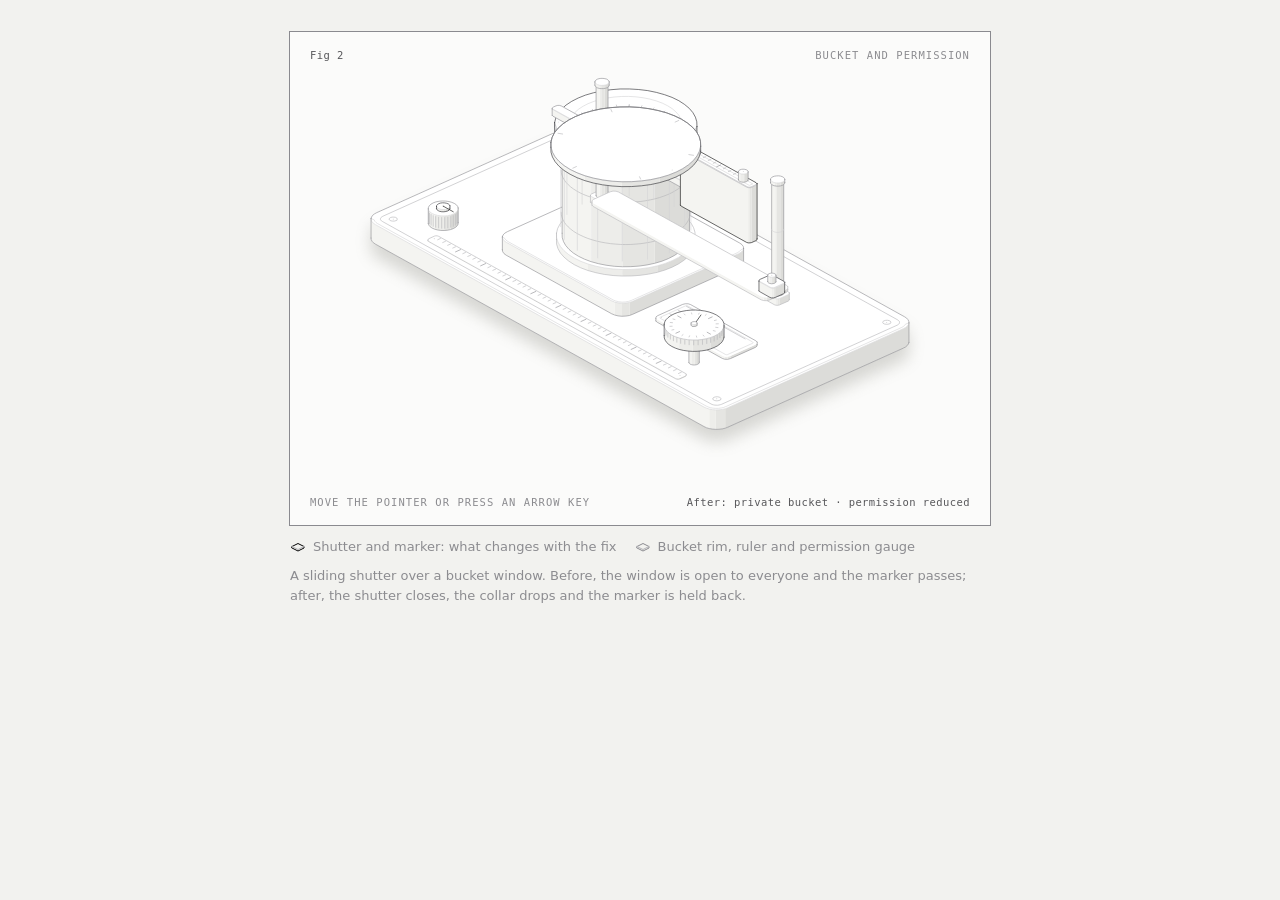
<file: figures/public-bucket.html>
<!-- Generated from src/ — edit the .mjs, not this file. -->
<!doctype html><html lang="en"><head><meta charset="utf-8"><meta name="viewport" content="width=device-width, initial-scale=1"><title>Bucket and permission</title><style>
.iso{
  --anatomy-page:#0b0b0b;--anatomy-card:#131313;--anatomy-text:#a3a3a3;--anatomy-strong:#e6e6e6;--anatomy-muted:#6e6e6e;
  --anatomy-paper:#131313;--anatomy-face:#1b1b1b;--anatomy-top:#1c1c1c;
  --anatomy-shade-0:#0f0f0f;--anatomy-shade-1:#121212;--anatomy-shade-2:#151515;--anatomy-shade-3:#181818;
  --anatomy-lit-top:#262626;--anatomy-lit-shade:#1d1d1d;
  --anatomy-hi:#d4d4d4;--anatomy-mid:#6a6a6a;--anatomy-lo:#3e3e3e;--anatomy-faint:#2a2a2a;--anatomy-lit:#ffffff;
  --anatomy-halo:#050505;--anatomy-halo-opacity:.9;--anatomy-dot:#e6e6e6;
  --anatomy-red:#ff6b6b;--anatomy-green:#6be0a0;--anatomy-blue:#6b9bff;
  --anatomy-weight:.6px;--anatomy-ease:cubic-bezier(.32,.72,0,1);
  --anatomy-mono:ui-monospace,"SF Mono",Menlo,Consolas,monospace;
  --anatomy-lift:inset 0 1px 0 0 #ffffff0a,inset 0 0 0 1px #ffffff06,0 0 0 1px #00000026,0 1px 1px -.5px #00000014,0 3px 3px -1.5px #00000014,0 6px 6px -3px #00000014,0 12px 12px -6px #00000014;
}
.iso[data-theme="light"]{
  --anatomy-page:#f2f2ef;--anatomy-card:#fbfbfa;--anatomy-text:#57575a;--anatomy-strong:#18181a;--anatomy-muted:#8c8c90;
  --anatomy-paper:#fbfbfa;--anatomy-face:#ffffff;--anatomy-top:#ffffff;
  --anatomy-shade-0:#dcdcd9;--anatomy-shade-1:#e5e5e2;--anatomy-shade-2:#ededea;--anatomy-shade-3:#f4f4f1;
  --anatomy-lit-top:#ffffff;--anatomy-lit-shade:#eeeeeb;
  --anatomy-hi:#26262a;--anatomy-mid:#8a8a8f;--anatomy-lo:#b4b4b8;--anatomy-faint:#d4d4d6;--anatomy-lit:#000000;
  --anatomy-halo:#8a8a80;--anatomy-halo-opacity:.32;--anatomy-dot:#3a3a3e;
  --anatomy-red:#e5484d;--anatomy-green:#30a46c;--anatomy-blue:#3e63dd;
  --anatomy-lift:inset 0 1px 0 0 #ffffff,0 0 0 1px #0000000f,0 1px 1px -.5px #0000000a,0 3px 3px -1.5px #0000000a,0 6px 6px -3px #0000000a,0 12px 12px -6px #0000000a;
}
.iso-svg{display:block;width:100%;height:auto;overflow:visible}
.iso-svg path,.iso-svg circle{vector-effect:non-scaling-stroke}
.iso-fill{fill:var(--anatomy-paper);stroke:none}
.iso-solid[data-lit]>.iso-fill{fill:var(--anatomy-face)}
.iso-shade,.iso-top{stroke:none}
.iso-shade[data-shade="0"]{fill:var(--anatomy-shade-0)}
.iso-shade[data-shade="1"]{fill:var(--anatomy-shade-1)}
.iso-shade[data-shade="2"]{fill:var(--anatomy-shade-2)}
.iso-shade[data-shade="3"]{fill:var(--anatomy-shade-3)}
.iso-top{fill:var(--anatomy-top)}
.iso-solid[data-lit]>.iso-top{fill:var(--anatomy-lit-top)}
.iso-solid[data-lit]>.iso-shade{fill:var(--anatomy-lit-shade)}
.iso-solid[data-seamless]>.iso-shade,.iso-solid[data-seamless]>.iso-top{stroke-width:.4;stroke-linejoin:round}
.iso-solid[data-seamless]>.iso-shade[data-shade="0"]{stroke:var(--anatomy-shade-0)}
.iso-solid[data-seamless]>.iso-shade[data-shade="1"]{stroke:var(--anatomy-shade-1)}
.iso-solid[data-seamless]>.iso-shade[data-shade="2"]{stroke:var(--anatomy-shade-2)}
.iso-solid[data-seamless]>.iso-shade[data-shade="3"]{stroke:var(--anatomy-shade-3)}
.iso-solid[data-seamless]>.iso-top{stroke:var(--anatomy-top)}
.iso-solid[data-seamless][data-lit]>.iso-top{stroke:var(--anatomy-lit-top)}
.iso-solid[data-seamless][data-lit]>.iso-shade{stroke:var(--anatomy-lit-shade)}
.iso-solid[data-lit]>.iso-edge{stroke:var(--anatomy-lit)}
.iso-halo{fill:var(--anatomy-halo);stroke:none;filter:blur(9px);opacity:var(--anatomy-halo-opacity);transform:translateY(3px)}
.iso-line{fill:none;stroke:var(--anatomy-lo);stroke-width:var(--anatomy-weight);stroke-linecap:round;stroke-linejoin:round}
.iso-line[data-tone="hi"]{stroke:var(--anatomy-hi)}
.iso-line[data-tone="mid"]{stroke:var(--anatomy-mid)}
.iso-line[data-tone="lo"]{stroke:var(--anatomy-lo)}
.iso-line[data-tone="faint"]{stroke:var(--anatomy-faint)}
.iso-line[data-tone="lit"]{stroke:var(--anatomy-lit)}
.iso-line[data-tone="red"]{stroke:var(--anatomy-red)}
.iso-line[data-tone="green"]{stroke:var(--anatomy-green)}
.iso-line[data-tone="blue"]{stroke:var(--anatomy-blue)}
.iso-line[data-dotted]{stroke-dasharray:.01 3.5;stroke-width:1}
.iso-line[data-dashed]{stroke-dasharray:3 3}
.iso-line[data-flow]{stroke-dasharray:2 6}
.iso-wire-end{fill:var(--anatomy-paper);stroke:var(--anatomy-lo);stroke-width:var(--anatomy-weight)}
.iso-wire[data-tone="hi"] .iso-wire-end{stroke:var(--anatomy-hi)}
.iso-wire[data-tone="mid"] .iso-wire-end{stroke:var(--anatomy-mid)}
.iso-wire[data-tone="faint"] .iso-wire-end{stroke:var(--anatomy-faint)}
.iso-wire[data-tone="lit"] .iso-wire-end{stroke:var(--anatomy-lit)}
.iso-dots circle{fill:var(--anatomy-dot);stroke:none;opacity:.32}
.iso-dots[data-tone="hi"] circle{opacity:.85}
.iso-dots[data-tone="mid"] circle{opacity:.45}
.iso-dots[data-tone="lo"] circle{opacity:.22}
.iso-dots[data-tone="faint"] circle{opacity:.12}
.iso-face-text{fill:var(--anatomy-mid);font-family:var(--anatomy-mono);letter-spacing:.04em}
.iso-face-text[data-tone="hi"]{fill:var(--anatomy-hi)}
.iso-face-text[data-tone="lo"]{fill:var(--anatomy-lo)}
.iso-face-text[data-tone="faint"]{fill:var(--anatomy-faint)}
.tb-body{fill:var(--anatomy-shade-2);stroke:none}
.tb-shine{fill:var(--anatomy-top);stroke:none}
.tb-shade{fill:var(--anatomy-shade-0);stroke:none}
.tb-ring{fill:none;stroke:var(--anatomy-lo);stroke-width:.45;stroke-linecap:butt;stroke-linejoin:round}
.tb-ring[data-tone="mid"]{stroke:var(--anatomy-mid)}
.tb-ring[data-tone="faint"]{stroke:var(--anatomy-faint)}
.tb-ring[data-tone="hi"]{stroke:var(--anatomy-hi)}
@keyframes iso-flow{to{stroke-dashoffset:-32}}
@keyframes iso-pulse{0%,100%{opacity:.18}12%{opacity:1}40%{opacity:.18}}
.iso-line[data-flow]{animation:iso-flow 1600ms linear infinite}
.iso-dots circle[data-pulse]{animation:iso-pulse 1600ms steps(1,end) infinite;animation-delay:var(--pulse-at,0ms)}
.iso-figure{margin:32px 0 36px}
.iso-plate{position:relative;padding:52px 24px;border-radius:0;background:var(--anatomy-card);box-shadow:0 0 0 1px var(--anatomy-mid);--anatomy-paper:var(--anatomy-card)}
.iso-plate-corners{position:absolute;inset:18px 20px;pointer-events:none}
.iso-plate-corner{position:absolute;color:var(--anatomy-muted);font-family:var(--anatomy-mono);font-size:10.5px;line-height:1;letter-spacing:.04em;white-space:nowrap}
.iso-plate-corner[data-corner="fig"]{top:0;left:0;color:var(--anatomy-text)}
.iso-plate-corner[data-corner="title"]{top:0;right:0;text-transform:uppercase;letter-spacing:.1em}
.iso-plate-corner[data-corner="hint"]{bottom:0;left:0;text-transform:uppercase;letter-spacing:.1em}
.iso-plate-corner[data-corner="readout"]{right:0;bottom:0;color:var(--anatomy-text);font-variant-numeric:tabular-nums}
.iso-plate .iso-svg{margin:0 auto}
.iso-legend{display:grid;gap:8px;margin-top:12px;color:var(--anatomy-muted);font-size:13px;line-height:1.55}
.iso-keys{display:flex;flex-wrap:wrap;gap:6px 18px}
.iso-key{display:inline-flex;align-items:center;gap:7px}
.iso-swatch{width:16px;height:10px;flex:none;overflow:visible}
.iso-swatch path{fill:none;stroke:var(--anatomy-hi);stroke-width:1;vector-effect:non-scaling-stroke;stroke-linejoin:round;stroke-linecap:round}
.iso-swatch[data-mark="raised"] path,.iso-swatch[data-mark="flat"] path{stroke:var(--anatomy-mid)}
.iso-swatch[data-mark="lit"] path{stroke:var(--anatomy-lit)}
.iso-swatch[data-mark="dim"] path{stroke:var(--anatomy-lo)}
.iso-swatch[data-mark="dotted"] path{stroke-dasharray:.01 3;stroke-width:1.4}
.iso-swatch[data-mark="dashed"] path{stroke-dasharray:3 2.5}
.iso-swatch[data-mark="red"] path{stroke:var(--anatomy-red)}
.iso-swatch[data-mark="green"] path{stroke:var(--anatomy-green)}
.iso-swatch[data-mark="blue"] path{stroke:var(--anatomy-blue)}
.iso-swatch-crease{stroke:var(--anatomy-lo)!important}
@media (max-width:560px){.iso-plate{padding:48px 12px 70px}.iso-plate-corner[data-corner="hint"]{bottom:18px}}
@media (prefers-reduced-motion:reduce){.iso-line[data-flow],.iso-dots circle[data-pulse]{animation:none}}

*{box-sizing:border-box}
html{color-scheme:dark}
body[data-theme="light"]{color-scheme:light}
body{margin:0;background:var(--anatomy-page);color:var(--anatomy-text);font:14px/1.6 ui-sans-serif,system-ui,-apple-system,"Segoe UI",sans-serif;-webkit-font-smoothing:antialiased}
.iso-page{width:min(760px,100% - 32px);margin:64px auto 96px}
</style></head><body class="iso" data-theme="light"><main class="iso-page"><figure class="iso-figure"><div class="iso-plate"><div class="iso-plate-corners" aria-hidden="true"><span class="iso-plate-corner" data-corner="fig">Fig 2</span><span class="iso-plate-corner" data-corner="title">Bucket and permission</span><span class="iso-plate-corner" data-corner="hint">Move the pointer or press an arrow key</span><span class="iso-plate-corner" data-corner="readout" data-readout>Before: public bucket · allUsers viewer</span></div><style>.iso-page{margin:4px auto 8px;width:min(700px,100% - 12px)!important}body{font-size:12px}body[data-embed] .iso-page{margin:0 auto;width:min(540px,100% - 8px)!important}body[data-embed] .iso-legend,body[data-embed] .iso-plate-corner[data-corner="hint"]{display:none}body[data-embed] .iso-figure{margin:0}.iso-poster{display:none;width:100%;height:auto}@media print{.iso-stage{display:none}.iso-poster{display:block}}@media(prefers-reduced-motion:reduce){.iso-stage{display:none}.iso-poster{display:block}}</style><script>if(new URLSearchParams(location.search).has("embed"))document.body.setAttribute("data-embed","");</script><div class="iso-stage" tabindex="0" role="slider" aria-label="Bucket and permission: use arrow keys or pointer to change state" aria-valuemin="0" aria-valuemax="1"><svg xmlns="http://www.w3.org/2000/svg" class="iso-svg" viewBox="0 0 720 430" role="img" aria-label="A bucket with a sliding shutter. The shutter closes the access window, the collar drops, and the marker is held back when the permission is reduced."><path class="iso-halo" d="M63 159.3L63.6 157.5L64.8 155.8L66.7 154.2L69.2 152.9L263 65.6L265.9 64.5L269.2 63.8L272.8 63.3L276.4 63.2L280 63.5L283.5 64.1L286.6 65.1L289.3 66.3L652.2 267.8L654.4 269.3L655.9 271L656.8 272.7L657 274.6L657 296.1L656.4 297.9L655.2 299.6L653.3 301.2L650.8 302.5L457 389.8L454.1 390.8L450.8 391.6L447.2 392.1L443.6 392.1L440 391.9L436.5 391.3L433.4 390.3L430.7 389.1L67.8 187.5L65.6 186.1L64.1 184.4L63.2 182.7L63 180.8Z"/><g class="iso-solid"><path class="iso-fill" d="M258.7 112L259.4 110.2L261 108.4L263.5 107L266.6 105.9L270.2 105.3L273.9 105.2L277.6 105.5L281.1 106.3L283.9 107.5L286.1 109.1L287.3 110.9L287.6 112.8L287.6 116.4L286.9 118.2L285.3 119.9L282.9 121.4L279.7 122.4L276.2 123.1L272.4 123.2L268.7 122.9L265.3 122.1L262.4 120.8L260.3 119.3L259 117.5L258.7 115.6Z"/><path class="iso-shade" data-shade="0" d="M282.9 121.4L279.7 122.4L279.7 118.8L282.9 117.8ZM287.6 116.4L286.9 118.2L286.9 114.6L287.6 112.8ZM286.9 118.2L285.3 119.9L285.3 116.3L286.9 114.6ZM285.3 119.9L282.9 121.4L282.9 117.8L285.3 116.3Z"/><path class="iso-shade" data-shade="1" d="M279.7 122.4L276.2 123.1L276.2 119.5L279.7 118.8ZM276.2 123.1L272.4 123.2L272.4 119.6L276.2 119.5Z"/><path class="iso-shade" data-shade="2" d="M272.4 123.2L268.7 122.9L268.7 119.3L272.4 119.6ZM268.7 122.9L265.3 122.1L265.3 118.5L268.7 119.3Z"/><path class="iso-shade" data-shade="3" d="M265.3 122.1L262.4 120.8L262.4 117.2L265.3 118.5ZM262.4 120.8L260.3 119.3L260.3 115.7L262.4 117.2ZM260.3 119.3L259 117.5L259 113.9L260.3 115.7ZM259 117.5L258.7 115.6L258.7 112L259 113.9Z"/><path class="iso-top" d="M282.9 117.8L279.7 118.8L276.2 119.5L272.4 119.6L268.7 119.3L265.3 118.5L262.4 117.2L260.3 115.7L259 113.9L258.7 112L259.4 110.2L261 108.4L263.5 107L266.6 105.9L270.2 105.3L273.9 105.2L277.6 105.5L281.1 106.3L283.9 107.5L286.1 109.1L287.3 110.9L287.6 112.8L286.9 114.6L285.3 116.3Z"/><path class="iso-line iso-crease" data-tone="faint" d="M287.6 112.8L286.9 114.6L285.3 116.3L282.9 117.8L279.7 118.8L276.2 119.5L272.4 119.6L268.7 119.3L265.3 118.5L262.4 117.2L260.3 115.7L259 113.9L258.7 112"/><path class="iso-line iso-edge" data-tone="lo" d="M258.7 112L259.4 110.2L261 108.4L263.5 107L266.6 105.9L270.2 105.3L273.9 105.2L277.6 105.5L281.1 106.3L283.9 107.5L286.1 109.1L287.3 110.9L287.6 112.8M287.6 116.4L286.9 118.2L285.3 119.9L282.9 121.4L279.7 122.4L276.2 123.1L272.4 123.2L268.7 122.9L265.3 122.1L262.4 120.8L260.3 119.3L259 117.5L258.7 115.6M258.7 112L258.7 115.6M287.6 112.8L287.6 116.4"/></g><g class="iso-solid"><path class="iso-fill" d="M262.4 104.9L262.9 103.6L264.1 102.3L266 101.2L268.3 100.4L270.9 100L273.7 99.8L276.5 100.1L279 100.7L281.2 101.6L282.8 102.8L283.7 104.1L283.9 105.5L283.9 112.7L283.4 114.1L282.2 115.3L280.4 116.4L278.1 117.2L275.4 117.7L272.6 117.8L269.8 117.5L267.3 116.9L265.2 116L263.6 114.8L262.6 113.5L262.4 112.1Z"/><path class="iso-shade" data-shade="0" d="M280.4 116.4L278.1 117.2L278.1 110L280.4 109.2ZM283.9 112.7L283.4 114.1L283.4 106.9L283.9 105.5ZM283.4 114.1L282.2 115.3L282.2 108.2L283.4 106.9ZM282.2 115.3L280.4 116.4L280.4 109.2L282.2 108.2Z"/><path class="iso-shade" data-shade="1" d="M278.1 117.2L275.4 117.7L275.4 110.5L278.1 110ZM275.4 117.7L272.6 117.8L272.6 110.6L275.4 110.5Z"/><path class="iso-shade" data-shade="2" d="M272.6 117.8L269.8 117.5L269.8 110.3L272.6 110.6ZM269.8 117.5L267.3 116.9L267.3 109.7L269.8 110.3Z"/><path class="iso-shade" data-shade="3" d="M267.3 116.9L265.2 116L265.2 108.8L267.3 109.7ZM265.2 116L263.6 114.8L263.6 107.7L265.2 108.8ZM263.6 114.8L262.6 113.5L262.6 106.3L263.6 107.7ZM262.6 113.5L262.4 112.1L262.4 104.9L262.6 106.3Z"/><path class="iso-top" d="M280.4 109.2L278.1 110L275.4 110.5L272.6 110.6L269.8 110.3L267.3 109.7L265.2 108.8L263.6 107.7L262.6 106.3L262.4 104.9L262.9 103.6L264.1 102.3L266 101.2L268.3 100.4L270.9 100L273.7 99.8L276.5 100.1L279 100.7L281.2 101.6L282.8 102.8L283.7 104.1L283.9 105.5L283.4 106.9L282.2 108.2Z"/><path class="iso-line iso-crease" data-tone="faint" d="M283.9 105.5L283.4 106.9L282.2 108.2L280.4 109.2L278.1 110L275.4 110.5L272.6 110.6L269.8 110.3L267.3 109.7L265.2 108.8L263.6 107.7L262.6 106.3L262.4 104.9"/><path class="iso-line iso-edge" data-tone="mid" d="M262.4 104.9L262.9 103.6L264.1 102.3L266 101.2L268.3 100.4L270.9 100L273.7 99.8L276.5 100.1L279 100.7L281.2 101.6L282.8 102.8L283.7 104.1L283.9 105.5M283.9 112.7L283.4 114.1L282.2 115.3L280.4 116.4L278.1 117.2L275.4 117.7L272.6 117.8L269.8 117.5L267.3 116.9L265.2 116L263.6 114.8L262.6 113.5L262.4 112.1M262.4 104.9L262.4 112.1M283.9 105.5L283.9 112.7"/></g><g class="iso-solid"><path class="iso-fill" d="M111 178.5L111.7 176.6L113.3 174.9L115.8 173.5L118.9 172.4L122.5 171.8L126.2 171.6L130 172L133.4 172.8L136.2 174L138.4 175.6L139.7 177.4L139.9 179.3L139.9 182.8L139.3 184.7L137.6 186.4L135.2 187.8L132.1 188.9L128.5 189.6L124.7 189.7L121 189.4L117.6 188.5L114.7 187.3L112.6 185.8L111.3 184L111 182.1Z"/><path class="iso-shade" data-shade="0" d="M135.2 187.8L132.1 188.9L132.1 185.3L135.2 184.3ZM139.9 182.8L139.3 184.7L139.3 181.1L139.9 179.3ZM139.3 184.7L137.6 186.4L137.6 182.8L139.3 181.1ZM137.6 186.4L135.2 187.8L135.2 184.3L137.6 182.8Z"/><path class="iso-shade" data-shade="1" d="M132.1 188.9L128.5 189.6L128.5 186L132.1 185.3ZM128.5 189.6L124.7 189.7L124.7 186.1L128.5 186Z"/><path class="iso-shade" data-shade="2" d="M124.7 189.7L121 189.4L121 185.8L124.7 186.1ZM121 189.4L117.6 188.5L117.6 185L121 185.8Z"/><path class="iso-shade" data-shade="3" d="M117.6 188.5L114.7 187.3L114.7 183.7L117.6 185ZM114.7 187.3L112.6 185.8L112.6 182.2L114.7 183.7ZM112.6 185.8L111.3 184L111.3 180.4L112.6 182.2ZM111.3 184L111 182.1L111 178.5L111.3 180.4Z"/><path class="iso-top" d="M135.2 184.3L132.1 185.3L128.5 186L124.7 186.1L121 185.8L117.6 185L114.7 183.7L112.6 182.2L111.3 180.4L111 178.5L111.7 176.6L113.3 174.9L115.8 173.5L118.9 172.4L122.5 171.8L126.2 171.6L130 172L133.4 172.8L136.2 174L138.4 175.6L139.7 177.4L139.9 179.3L139.3 181.1L137.6 182.8Z"/><path class="iso-line iso-crease" data-tone="faint" d="M139.9 179.3L139.3 181.1L137.6 182.8L135.2 184.3L132.1 185.3L128.5 186L124.7 186.1L121 185.8L117.6 185L114.7 183.7L112.6 182.2L111.3 180.4L111 178.5"/><path class="iso-line iso-edge" data-tone="lo" d="M111 178.5L111.7 176.6L113.3 174.9L115.8 173.5L118.9 172.4L122.5 171.8L126.2 171.6L130 172L133.4 172.8L136.2 174L138.4 175.6L139.7 177.4L139.9 179.3M139.9 182.8L139.3 184.7L137.6 186.4L135.2 187.8L132.1 188.9L128.5 189.6L124.7 189.7L121 189.4L117.6 188.5L114.7 187.3L112.6 185.8L111.3 184L111 182.1M111 178.5L111 182.1M139.9 179.3L139.9 182.8"/></g><g class="iso-solid"><path class="iso-fill" d="M114.7 171.4L115.2 170L116.5 168.8L118.3 167.7L120.6 166.9L123.2 166.4L126 166.3L128.8 166.6L131.3 167.2L133.5 168.1L135.1 169.3L136 170.6L136.2 172L136.2 179.2L135.7 180.5L134.5 181.8L132.7 182.9L130.4 183.7L127.7 184.1L124.9 184.3L122.2 184L119.6 183.4L117.5 182.5L115.9 181.3L114.9 180L114.7 178.6Z"/><path class="iso-shade" data-shade="0" d="M132.7 182.9L130.4 183.7L130.4 176.5L132.7 175.7ZM136.2 179.2L135.7 180.5L135.7 173.4L136.2 172ZM135.7 180.5L134.5 181.8L134.5 174.6L135.7 173.4ZM134.5 181.8L132.7 182.9L132.7 175.7L134.5 174.6Z"/><path class="iso-shade" data-shade="1" d="M130.4 183.7L127.7 184.1L127.7 177L130.4 176.5ZM127.7 184.1L124.9 184.3L124.9 177.1L127.7 177Z"/><path class="iso-shade" data-shade="2" d="M124.9 184.3L122.2 184L122.2 176.8L124.9 177.1ZM122.2 184L119.6 183.4L119.6 176.2L122.2 176.8Z"/><path class="iso-shade" data-shade="3" d="M119.6 183.4L117.5 182.5L117.5 175.3L119.6 176.2ZM117.5 182.5L115.9 181.3L115.9 174.2L117.5 175.3ZM115.9 181.3L114.9 180L114.9 172.8L115.9 174.2ZM114.9 180L114.7 178.6L114.7 171.4L114.9 172.8Z"/><path class="iso-top" d="M132.7 175.7L130.4 176.5L127.7 177L124.9 177.1L122.2 176.8L119.6 176.2L117.5 175.3L115.9 174.2L114.9 172.8L114.7 171.4L115.2 170L116.5 168.8L118.3 167.7L120.6 166.9L123.2 166.4L126 166.3L128.8 166.6L131.3 167.2L133.5 168.1L135.1 169.3L136 170.6L136.2 172L135.7 173.4L134.5 174.6Z"/><path class="iso-line iso-crease" data-tone="faint" d="M136.2 172L135.7 173.4L134.5 174.6L132.7 175.7L130.4 176.5L127.7 177L124.9 177.1L122.2 176.8L119.6 176.2L117.5 175.3L115.9 174.2L114.9 172.8L114.7 171.4"/><path class="iso-line iso-edge" data-tone="mid" d="M114.7 171.4L115.2 170L116.5 168.8L118.3 167.7L120.6 166.9L123.2 166.4L126 166.3L128.8 166.6L131.3 167.2L133.5 168.1L135.1 169.3L136 170.6L136.2 172M136.2 179.2L135.7 180.5L134.5 181.8L132.7 182.9L130.4 183.7L127.7 184.1L124.9 184.3L122.2 184L119.6 183.4L117.5 182.5L115.9 181.3L114.9 180L114.7 178.6M114.7 171.4L114.7 178.6M136.2 172L136.2 179.2"/></g><g class="iso-solid"><path class="iso-fill" d="M580.1 290.5L580.7 288.6L582.4 286.9L584.8 285.5L587.9 284.4L591.5 283.8L595.3 283.6L599 284L602.4 284.8L605.3 286L607.4 287.6L608.7 289.3L609 291.2L609 294.8L608.3 296.7L606.7 298.4L604.2 299.8L601.1 300.9L597.5 301.5L593.8 301.7L590 301.3L586.6 300.5L583.8 299.3L581.6 297.7L580.3 295.9L580.1 294.1Z"/><path class="iso-shade" data-shade="0" d="M604.2 299.8L601.1 300.9L601.1 297.3L604.2 296.2ZM609 294.8L608.3 296.7L608.3 293.1L609 291.2ZM608.3 296.7L606.7 298.4L606.7 294.8L608.3 293.1ZM606.7 298.4L604.2 299.8L604.2 296.2L606.7 294.8Z"/><path class="iso-shade" data-shade="1" d="M601.1 300.9L597.5 301.5L597.5 297.9L601.1 297.3ZM597.5 301.5L593.8 301.7L593.8 298.1L597.5 297.9Z"/><path class="iso-shade" data-shade="2" d="M593.8 301.7L590 301.3L590 297.7L593.8 298.1ZM590 301.3L586.6 300.5L586.6 296.9L590 297.7Z"/><path class="iso-shade" data-shade="3" d="M586.6 300.5L583.8 299.3L583.8 295.7L586.6 296.9ZM583.8 299.3L581.6 297.7L581.6 294.1L583.8 295.7ZM581.6 297.7L580.3 295.9L580.3 292.4L581.6 294.1ZM580.3 295.9L580.1 294.1L580.1 290.5L580.3 292.4Z"/><path class="iso-top" d="M604.2 296.2L601.1 297.3L597.5 297.9L593.8 298.1L590 297.7L586.6 296.9L583.8 295.7L581.6 294.1L580.3 292.4L580.1 290.5L580.7 288.6L582.4 286.9L584.8 285.5L587.9 284.4L591.5 283.8L595.3 283.6L599 284L602.4 284.8L605.3 286L607.4 287.6L608.7 289.3L609 291.2L608.3 293.1L606.7 294.8Z"/><path class="iso-line iso-crease" data-tone="faint" d="M609 291.2L608.3 293.1L606.7 294.8L604.2 296.2L601.1 297.3L597.5 297.9L593.8 298.1L590 297.7L586.6 296.9L583.8 295.7L581.6 294.1L580.3 292.4L580.1 290.5"/><path class="iso-line iso-edge" data-tone="lo" d="M580.1 290.5L580.7 288.6L582.4 286.9L584.8 285.5L587.9 284.4L591.5 283.8L595.3 283.6L599 284L602.4 284.8L605.3 286L607.4 287.6L608.7 289.3L609 291.2M609 294.8L608.3 296.7L606.7 298.4L604.2 299.8L601.1 300.9L597.5 301.5L593.8 301.7L590 301.3L586.6 300.5L583.8 299.3L581.6 297.7L580.3 295.9L580.1 294.1M580.1 290.5L580.1 294.1M609 291.2L609 294.8"/></g><g class="iso-solid"><path class="iso-fill" d="M583.8 283.4L584.3 282L585.5 280.7L587.3 279.7L589.6 278.9L592.3 278.4L595.1 278.3L597.8 278.6L600.4 279.2L602.5 280.1L604.1 281.2L605.1 282.6L605.3 284L605.3 291.1L604.8 292.5L603.5 293.8L601.7 294.8L599.4 295.6L596.8 296.1L594 296.2L591.2 296L588.7 295.4L586.5 294.4L584.9 293.3L584 292L583.8 290.6Z"/><path class="iso-shade" data-shade="0" d="M601.7 294.8L599.4 295.6L599.4 288.5L601.7 287.7ZM605.3 291.1L604.8 292.5L604.8 285.3L605.3 284ZM604.8 292.5L603.5 293.8L603.5 286.6L604.8 285.3ZM603.5 293.8L601.7 294.8L601.7 287.7L603.5 286.6Z"/><path class="iso-shade" data-shade="1" d="M599.4 295.6L596.8 296.1L596.8 288.9L599.4 288.5ZM596.8 296.1L594 296.2L594 289L596.8 288.9Z"/><path class="iso-shade" data-shade="2" d="M594 296.2L591.2 296L591.2 288.8L594 289ZM591.2 296L588.7 295.4L588.7 288.2L591.2 288.8Z"/><path class="iso-shade" data-shade="3" d="M588.7 295.4L586.5 294.4L586.5 287.3L588.7 288.2ZM586.5 294.4L584.9 293.3L584.9 286.1L586.5 287.3ZM584.9 293.3L584 292L584 284.8L584.9 286.1ZM584 292L583.8 290.6L583.8 283.4L584 284.8Z"/><path class="iso-top" d="M601.7 287.7L599.4 288.5L596.8 288.9L594 289L591.2 288.8L588.7 288.2L586.5 287.3L584.9 286.1L584 284.8L583.8 283.4L584.3 282L585.5 280.7L587.3 279.7L589.6 278.9L592.3 278.4L595.1 278.3L597.8 278.6L600.4 279.2L602.5 280.1L604.1 281.2L605.1 282.6L605.3 284L604.8 285.3L603.5 286.6Z"/><path class="iso-line iso-crease" data-tone="faint" d="M605.3 284L604.8 285.3L603.5 286.6L601.7 287.7L599.4 288.5L596.8 288.9L594 289L591.2 288.8L588.7 288.2L586.5 287.3L584.9 286.1L584 284.8L583.8 283.4"/><path class="iso-line iso-edge" data-tone="mid" d="M583.8 283.4L584.3 282L585.5 280.7L587.3 279.7L589.6 278.9L592.3 278.4L595.1 278.3L597.8 278.6L600.4 279.2L602.5 280.1L604.1 281.2L605.1 282.6L605.3 284M605.3 291.1L604.8 292.5L603.5 293.8L601.7 294.8L599.4 295.6L596.8 296.1L594 296.2L591.2 296L588.7 295.4L586.5 294.4L584.9 293.3L584 292L583.8 290.6M583.8 283.4L583.8 290.6M605.3 284L605.3 291.1"/></g><g class="iso-solid"><path class="iso-fill" d="M432.4 357L433.1 355.1L434.7 353.4L437.1 351.9L440.3 350.9L443.8 350.2L447.6 350.1L451.3 350.4L454.7 351.3L457.6 352.5L459.7 354L461 355.8L461.3 357.7L461.3 361.3L460.6 363.2L459 364.9L456.5 366.3L453.4 367.4L449.8 368L446.1 368.2L442.4 367.8L438.9 367L436.1 365.8L433.9 364.2L432.7 362.4L432.4 360.5Z"/><path class="iso-shade" data-shade="0" d="M456.5 366.3L453.4 367.4L453.4 363.8L456.5 362.7ZM461.3 361.3L460.6 363.2L460.6 359.6L461.3 357.7ZM460.6 363.2L459 364.9L459 361.3L460.6 359.6ZM459 364.9L456.5 366.3L456.5 362.7L459 361.3Z"/><path class="iso-shade" data-shade="1" d="M453.4 367.4L449.8 368L449.8 364.4L453.4 363.8ZM449.8 368L446.1 368.2L446.1 364.6L449.8 364.4Z"/><path class="iso-shade" data-shade="2" d="M446.1 368.2L442.4 367.8L442.4 364.2L446.1 364.6ZM442.4 367.8L438.9 367L438.9 363.4L442.4 364.2Z"/><path class="iso-shade" data-shade="3" d="M438.9 367L436.1 365.8L436.1 362.2L438.9 363.4ZM436.1 365.8L433.9 364.2L433.9 360.6L436.1 362.2ZM433.9 364.2L432.7 362.4L432.7 358.8L433.9 360.6ZM432.7 362.4L432.4 360.5L432.4 357L432.7 358.8Z"/><path class="iso-top" d="M456.5 362.7L453.4 363.8L449.8 364.4L446.1 364.6L442.4 364.2L438.9 363.4L436.1 362.2L433.9 360.6L432.7 358.8L432.4 357L433.1 355.1L434.7 353.4L437.1 351.9L440.3 350.9L443.8 350.2L447.6 350.1L451.3 350.4L454.7 351.3L457.6 352.5L459.7 354L461 355.8L461.3 357.7L460.6 359.6L459 361.3Z"/><path class="iso-line iso-crease" data-tone="faint" d="M461.3 357.7L460.6 359.6L459 361.3L456.5 362.7L453.4 363.8L449.8 364.4L446.1 364.6L442.4 364.2L438.9 363.4L436.1 362.2L433.9 360.6L432.7 358.8L432.4 357"/><path class="iso-line iso-edge" data-tone="lo" d="M432.4 357L433.1 355.1L434.7 353.4L437.1 351.9L440.3 350.9L443.8 350.2L447.6 350.1L451.3 350.4L454.7 351.3L457.6 352.5L459.7 354L461 355.8L461.3 357.7M461.3 361.3L460.6 363.2L459 364.9L456.5 366.3L453.4 367.4L449.8 368L446.1 368.2L442.4 367.8L438.9 367L436.1 365.8L433.9 364.2L432.7 362.4L432.4 360.5M432.4 357L432.4 360.5M461.3 357.7L461.3 361.3"/></g><g class="iso-solid"><path class="iso-fill" d="M436.1 349.9L436.6 348.5L437.8 347.2L439.6 346.2L441.9 345.4L444.6 344.9L447.4 344.8L450.2 345L452.7 345.6L454.8 346.6L456.4 347.7L457.4 349L457.6 350.4L457.6 357.6L457.1 359L455.9 360.3L454 361.3L451.7 362.1L449.1 362.6L446.3 362.7L443.5 362.5L441 361.8L438.8 360.9L437.2 359.8L436.3 358.5L436.1 357.1Z"/><path class="iso-shade" data-shade="0" d="M454 361.3L451.7 362.1L451.7 355L454 354.2ZM457.6 357.6L457.1 359L457.1 351.8L457.6 350.4ZM457.1 359L455.9 360.3L455.9 353.1L457.1 351.8ZM455.9 360.3L454 361.3L454 354.2L455.9 353.1Z"/><path class="iso-shade" data-shade="1" d="M451.7 362.1L449.1 362.6L449.1 355.4L451.7 355ZM449.1 362.6L446.3 362.7L446.3 355.5L449.1 355.4Z"/><path class="iso-shade" data-shade="2" d="M446.3 362.7L443.5 362.5L443.5 355.3L446.3 355.5ZM443.5 362.5L441 361.8L441 354.7L443.5 355.3Z"/><path class="iso-shade" data-shade="3" d="M441 361.8L438.8 360.9L438.8 353.8L441 354.7ZM438.8 360.9L437.2 359.8L437.2 352.6L438.8 353.8ZM437.2 359.8L436.3 358.5L436.3 351.3L437.2 352.6ZM436.3 358.5L436.1 357.1L436.1 349.9L436.3 351.3Z"/><path class="iso-top" d="M454 354.2L451.7 355L449.1 355.4L446.3 355.5L443.5 355.3L441 354.7L438.8 353.8L437.2 352.6L436.3 351.3L436.1 349.9L436.6 348.5L437.8 347.2L439.6 346.2L441.9 345.4L444.6 344.9L447.4 344.8L450.2 345L452.7 345.6L454.8 346.6L456.4 347.7L457.4 349L457.6 350.4L457.1 351.8L455.9 353.1Z"/><path class="iso-line iso-crease" data-tone="faint" d="M457.6 350.4L457.1 351.8L455.9 353.1L454 354.2L451.7 355L449.1 355.4L446.3 355.5L443.5 355.3L441 354.7L438.8 353.8L437.2 352.6L436.3 351.3L436.1 349.9"/><path class="iso-line iso-edge" data-tone="mid" d="M436.1 349.9L436.6 348.5L437.8 347.2L439.6 346.2L441.9 345.4L444.6 344.9L447.4 344.8L450.2 345L452.7 345.6L454.8 346.6L456.4 347.7L457.4 349L457.6 350.4M457.6 357.6L457.1 359L455.9 360.3L454 361.3L451.7 362.1L449.1 362.6L446.3 362.7L443.5 362.5L441 361.8L438.8 360.9L437.2 359.8L436.3 358.5L436.1 357.1M436.1 349.9L436.1 357.1M457.6 350.4L457.6 357.6"/></g><g class="iso-solid"><path class="iso-fill" d="M63 148.6L63.6 146.8L64.8 145L66.7 143.5L69.2 142.1L263 54.9L265.9 53.8L269.2 53L272.8 52.6L276.4 52.5L280 52.8L283.5 53.4L286.6 54.3L289.3 55.5L652.2 257.1L654.4 258.5L655.9 260.2L656.8 262L657 263.8L657 285.3L656.4 287.1L655.2 288.8L653.3 290.4L650.8 291.7L457 379L454.1 380.1L450.8 380.9L447.2 381.3L443.6 381.4L440 381.1L436.5 380.5L433.4 379.6L430.7 378.3L67.8 176.8L65.6 175.3L64.1 173.7L63.2 171.9L63 170.1Z"/><path class="iso-shade" data-shade="0" d="M657 285.3L656.4 287.1L656.4 265.6L657 263.8ZM656.4 287.1L655.2 288.8L655.2 267.3L656.4 265.6ZM655.2 288.8L653.3 290.4L653.3 268.9L655.2 267.3ZM653.3 290.4L650.8 291.7L650.8 270.2L653.3 268.9ZM650.8 291.7L457 379L457 357.5L650.8 270.2ZM457 379L454.1 380.1L454.1 358.6L457 357.5Z"/><path class="iso-shade" data-shade="1" d="M454.1 380.1L450.8 380.9L450.8 359.4L454.1 358.6ZM450.8 380.9L447.2 381.3L447.2 359.8L450.8 359.4ZM447.2 381.3L443.6 381.4L443.6 359.9L447.2 359.8Z"/><path class="iso-shade" data-shade="2" d="M443.6 381.4L440 381.1L440 359.6L443.6 359.9ZM440 381.1L436.5 380.5L436.5 359L440 359.6Z"/><path class="iso-shade" data-shade="3" d="M436.5 380.5L433.4 379.6L433.4 358L436.5 359ZM433.4 379.6L430.7 378.3L430.7 356.8L433.4 358ZM430.7 378.3L67.8 176.8L67.8 155.3L430.7 356.8ZM67.8 176.8L65.6 175.3L65.6 153.8L67.8 155.3ZM65.6 175.3L64.1 173.7L64.1 152.2L65.6 153.8ZM64.1 173.7L63.2 171.9L63.2 150.4L64.1 152.2ZM63.2 171.9L63 170.1L63 148.6L63.2 150.4Z"/><path class="iso-top" d="M652.2 257.1L654.4 258.5L655.9 260.2L656.8 262L657 263.8L656.4 265.6L655.2 267.3L653.3 268.9L650.8 270.2L457 357.5L454.1 358.6L450.8 359.4L447.2 359.8L443.6 359.9L440 359.6L436.5 359L433.4 358L430.7 356.8L67.8 155.3L65.6 153.8L64.1 152.2L63.2 150.4L63 148.6L63.6 146.8L64.8 145L66.7 143.5L69.2 142.1L263 54.9L265.9 53.8L269.2 53L272.8 52.6L276.4 52.5L280 52.8L283.5 53.4L286.6 54.3L289.3 55.5Z"/><path class="iso-line iso-crease" data-tone="faint" d="M657 263.8L656.4 265.6L655.2 267.3L653.3 268.9L650.8 270.2L457 357.5L454.1 358.6L450.8 359.4L447.2 359.8L443.6 359.9L440 359.6L436.5 359L433.4 358L430.7 356.8L67.8 155.3L65.6 153.8L64.1 152.2L63.2 150.4L63 148.6"/><path class="iso-line iso-bevel" data-tone="faint" d="M657 263.8L653.2 265.2L652.2 266.6L650.6 267.9L648.5 269.1L454.9 356.2L452.4 357.2L449.7 357.8L446.7 358.2L443.7 358.2L440.8 358L437.9 357.5L435.4 356.7L433 355.6L70.3 154.2L68.5 153L67.2 151.6L66.5 150.1L63 148.6"/><path class="iso-line iso-edge" data-tone="mid" d="M63 148.6L63.6 146.8L64.8 145L66.7 143.5L69.2 142.1L263 54.9L265.9 53.8L269.2 53L272.8 52.6L276.4 52.5L280 52.8L283.5 53.4L286.6 54.3L289.3 55.5L652.2 257.1L654.4 258.5L655.9 260.2L656.8 262L657 263.8M657 285.3L656.4 287.1L655.2 288.8L653.3 290.4L650.8 291.7L457 379L454.1 380.1L450.8 380.9L447.2 381.3L443.6 381.4L440 381.1L436.5 380.5L433.4 379.6L430.7 378.3L67.8 176.8L65.6 175.3L64.1 173.7L63.2 171.9L63 170.1M657 263.8L657 285.3M63 148.6L63 170.1"/></g><path class="iso-line" data-tone="lo" d="M644.5 260.5L645.5 261.2L646.2 261.9L646.6 262.7L646.6 263.5L646.4 264.3L645.8 265.1L645 265.8L643.9 266.4L450.1 353.7L448.8 354.1L447.3 354.5L445.7 354.7L444.1 354.7L442.5 354.6L441 354.3L439.6 353.9L438.4 353.3L75.5 151.8L74.5 151.2L73.8 150.4L73.4 149.6L73.4 148.8L73.6 148L74.2 147.3L75 146.6L76.1 146L269.9 58.7L271.2 58.2L272.7 57.9L274.3 57.7L275.9 57.6L277.5 57.8L279 58L280.4 58.5L281.6 59Z"/><path class="iso-line" data-tone="lo" d="M278.2 66.4L276.4 66.9L274.4 67L272.5 66.6L271.2 65.8L270.6 64.8L270.9 63.8L272.1 63L273.9 62.5L275.9 62.5L277.8 62.8L279.1 63.6L279.7 64.6L279.4 65.6ZM635.6 264.8L633.8 265.3L631.8 265.4L629.9 265L628.5 264.3L628 263.3L628.3 262.3L629.5 261.5L631.3 261L633.3 260.9L635.1 261.3L636.5 262L637.1 263L636.7 264ZM90.5 150.9L88.7 151.4L86.7 151.4L84.9 151.1L83.5 150.3L82.9 149.3L83.3 148.3L84.4 147.5L86.2 147L88.2 147L90.1 147.3L91.5 148.1L92 149.1L91.7 150.1ZM447.9 349.3L446.1 349.8L444.1 349.9L442.2 349.5L440.9 348.8L440.3 347.8L440.6 346.8L441.8 346L443.6 345.5L445.6 345.4L447.5 345.8L448.8 346.5L449.4 347.5L449.1 348.5Z"/><g class="iso-dots" data-tone="mid"><circle cx="275.2" cy="64.7" r="0.5"/><circle cx="632.5" cy="263.2" r="0.5"/><circle cx="87.5" cy="149.2" r="0.5"/><circle cx="444.8" cy="347.7" r="0.5"/></g><g class="iso-solid"><path class="iso-fill" d="M125.9 172.3L126 171.5L126.9 170.8L133 168L134.5 167.6L136.1 167.7L137.4 168.1L410.3 319.7L411 320.4L411 321.4L410.9 322.2L410.1 322.9L403.9 325.7L402.5 326.1L400.9 326L399.5 325.6L126.6 174L125.9 173.3Z"/><path class="iso-shade" data-shade="0" d="M411 321.4L410.9 322.2L410.9 321.2L411 320.4ZM410.9 322.2L410.1 322.9L410.1 321.8L410.9 321.2ZM410.1 322.9L403.9 325.7L403.9 324.6L410.1 321.8Z"/><path class="iso-shade" data-shade="1" d="M403.9 325.7L402.5 326.1L402.5 325L403.9 324.6Z"/><path class="iso-shade" data-shade="2" d="M402.5 326.1L400.9 326L400.9 324.9L402.5 325Z"/><path class="iso-shade" data-shade="3" d="M400.9 326L399.5 325.6L399.5 324.5L400.9 324.9ZM399.5 325.6L126.6 174L126.6 173L399.5 324.5ZM126.6 174L125.9 173.3L125.9 172.3L126.6 173Z"/><path class="iso-top" d="M410.3 319.7L411 320.4L410.9 321.2L410.1 321.8L403.9 324.6L402.5 325L400.9 324.9L399.5 324.5L126.6 173L125.9 172.3L126 171.5L126.9 170.8L133 168L134.5 167.6L136.1 167.7L137.4 168.1Z"/><path class="iso-line iso-edge" data-tone="lo" d="M125.9 172.3L126 171.5L126.9 170.8L133 168L134.5 167.6L136.1 167.7L137.4 168.1L410.3 319.7L411 320.4M411 321.4L410.9 322.2L410.1 322.9L403.9 325.7L402.5 326.1L400.9 326L399.5 325.6L126.6 174L125.9 173.3M411 320.4L411 321.4M125.9 172.3L125.9 173.3"/></g><path class="iso-line" data-tone="lo" d="M139.6 170.6L136.6 172M145.2 173.7L142.1 175.1M150.7 176.8L147.6 178.1M156.3 179.8L153.2 181.2M167.3 186L164.3 187.4M172.9 189.1L169.8 190.4M178.4 192.1L175.4 193.5M184 195.2L180.9 196.6M195.1 201.4L192 202.8M200.6 204.4L197.5 205.8M206.1 207.5L203.1 208.9M211.7 210.6L208.6 212M222.8 216.8L219.7 218.1M228.3 219.8L225.2 221.2M233.8 222.9L230.8 224.3M239.4 226L236.3 227.4M250.5 232.1L247.4 233.5M256 235.2L252.9 236.6M261.5 238.3L258.5 239.7M267.1 241.4L264 242.7M278.2 247.5L275.1 248.9M283.7 250.6L280.6 252M289.2 253.7L286.2 255.1M294.8 256.7L291.7 258.1M305.9 262.9L302.8 264.3M311.4 266L308.3 267.4M316.9 269.1L313.9 270.4M322.5 272.1L319.4 273.5M333.6 278.3L330.5 279.7M339.1 281.4L336 282.7M344.6 284.4L341.6 285.8M350.2 287.5L347.1 288.9M361.3 293.7L358.2 295.1M366.8 296.7L363.7 298.1M372.4 299.8L369.3 301.2M377.9 302.9L374.8 304.3M389 309.1L385.9 310.4M394.5 312.1L391.4 313.5M400.1 315.2L397 316.6M405.6 318.3L402.5 319.7"/><path class="iso-line" data-tone="mid" d="M161.8 182.9L156.3 185.4M189.5 198.3L184 200.8M217.2 213.7L211.7 216.2M244.9 229.1L239.4 231.6M272.6 244.4L267.1 246.9M300.3 259.8L294.8 262.3M328 275.2L322.5 277.7M355.7 290.6L350.2 293.1M383.4 306L377.9 308.5"/><g class="iso-dots" data-tone="mid"><circle cx="132.7" cy="170.9" r="0.45"/><circle cx="404.2" cy="321.7" r="0.45"/></g><g class="iso-solid"><path class="iso-fill" d="M208 168.8L208.8 166.7L210.7 164.7L213.5 163.1L330.4 110.4L334 109.2L338.1 108.5L342.4 108.3L346.6 108.7L350.5 109.7L353.8 111.1L470.2 175.7L472.6 177.4L474.1 179.5L474.4 181.6L474.4 196L473.6 198.1L471.7 200.1L468.9 201.7L352 254.3L348.5 255.6L344.4 256.3L340.1 256.5L335.8 256.1L331.9 255.1L328.6 253.7L212.3 189.1L209.8 187.3L208.4 185.3L208 183.1Z"/><path class="iso-shade" data-shade="0" d="M474.4 196L473.6 198.1L473.6 183.8L474.4 181.6ZM473.6 198.1L471.7 200.1L471.7 185.7L473.6 183.8ZM471.7 200.1L468.9 201.7L468.9 187.4L471.7 185.7ZM468.9 201.7L352 254.3L352 240L468.9 187.4ZM352 254.3L348.5 255.6L348.5 241.2L352 240Z"/><path class="iso-shade" data-shade="1" d="M348.5 255.6L344.4 256.3L344.4 241.9L348.5 241.2ZM344.4 256.3L340.1 256.5L340.1 242.1L344.4 241.9Z"/><path class="iso-shade" data-shade="2" d="M340.1 256.5L335.8 256.1L335.8 241.7L340.1 242.1ZM335.8 256.1L331.9 255.1L331.9 240.8L335.8 241.7Z"/><path class="iso-shade" data-shade="3" d="M331.9 255.1L328.6 253.7L328.6 239.4L331.9 240.8ZM328.6 253.7L212.3 189.1L212.3 174.8L328.6 239.4ZM212.3 189.1L209.8 187.3L209.8 173L212.3 174.8ZM209.8 187.3L208.4 185.3L208.4 171L209.8 173ZM208.4 185.3L208 183.1L208 168.8L208.4 171Z"/><path class="iso-top" d="M470.2 175.7L472.6 177.4L474.1 179.5L474.4 181.6L473.6 183.8L471.7 185.7L468.9 187.4L352 240L348.5 241.2L344.4 241.9L340.1 242.1L335.8 241.7L331.9 240.8L328.6 239.4L212.3 174.8L209.8 173L208.4 171L208 168.8L208.8 166.7L210.7 164.7L213.5 163.1L330.4 110.4L334 109.2L338.1 108.5L342.4 108.3L346.6 108.7L350.5 109.7L353.8 111.1Z"/><path class="iso-line iso-crease" data-tone="faint" d="M474.4 181.6L473.6 183.8L471.7 185.7L468.9 187.4L352 240L348.5 241.2L344.4 241.9L340.1 242.1L335.8 241.7L331.9 240.8L328.6 239.4L212.3 174.8L209.8 173L208.4 171L208 168.8"/><path class="iso-line iso-bevel" data-tone="faint" d="M474.4 181.6L471.2 183.4L469.7 185L467.2 186.5L350.5 239L347.3 240.1L343.9 240.7L340.2 240.9L336.6 240.5L333.3 239.7L330.4 238.5L214.2 174L212 172.4L210.8 170.7L208 168.8"/><path class="iso-line iso-edge" data-tone="mid" d="M208 168.8L208.8 166.7L210.7 164.7L213.5 163.1L330.4 110.4L334 109.2L338.1 108.5L342.4 108.3L346.6 108.7L350.5 109.7L353.8 111.1L470.2 175.7L472.6 177.4L474.1 179.5L474.4 181.6M474.4 196L473.6 198.1L471.7 200.1L468.9 201.7L352 254.3L348.5 255.6L344.4 256.3L340.1 256.5L335.8 256.1L331.9 255.1L328.6 253.7L212.3 189.1L209.8 187.3L208.4 185.3L208 183.1M474.4 181.6L474.4 196M208 168.8L208 183.1"/></g><g class="iso-solid"><path class="iso-fill" d="M267.8 164.7L269 159.7L271.5 154.8L275.2 150.2L280.1 145.8L286.1 141.8L293 138.2L300.9 135.1L309.5 132.5L318.7 130.6L328.4 129.2L338.3 128.5L348.3 128.4L358.3 129L368 130.2L377.3 132.1L386 134.5L394 137.5L401.2 141L407.4 145L412.5 149.3L416.5 153.9L419.2 158.7L420.7 163.7L420.8 168.7L420.8 175.8L419.6 180.8L417.1 185.7L413.4 190.3L408.5 194.7L402.5 198.7L395.5 202.3L387.7 205.4L379.1 208L369.9 209.9L360.2 211.3L350.3 212L340.3 212.1L330.3 211.5L320.6 210.3L311.3 208.4L302.6 206L294.6 203L287.4 199.5L281.2 195.5L276.1 191.2L272.1 186.6L269.4 181.8L267.9 176.8L267.8 171.8Z"/><path class="iso-shade" data-shade="0" d="M395.5 202.3L387.7 205.4L387.7 198.2L395.5 195.1ZM387.7 205.4L379.1 208L379.1 200.8L387.7 198.2ZM420.8 175.8L419.6 180.8L419.6 173.6L420.8 168.7ZM419.6 180.8L417.1 185.7L417.1 178.5L419.6 173.6ZM417.1 185.7L413.4 190.3L413.4 183.2L417.1 178.5ZM413.4 190.3L408.5 194.7L408.5 187.5L413.4 183.2ZM408.5 194.7L402.5 198.7L402.5 191.5L408.5 187.5ZM402.5 198.7L395.5 202.3L395.5 195.1L402.5 191.5Z"/><path class="iso-shade" data-shade="1" d="M379.1 208L369.9 209.9L369.9 202.8L379.1 200.8ZM369.9 209.9L360.2 211.3L360.2 204.1L369.9 202.8ZM360.2 211.3L350.3 212L350.3 204.8L360.2 204.1ZM350.3 212L340.3 212.1L340.3 204.9L350.3 204.8Z"/><path class="iso-shade" data-shade="2" d="M340.3 212.1L330.3 211.5L330.3 204.3L340.3 204.9ZM330.3 211.5L320.6 210.3L320.6 203.1L330.3 204.3ZM320.6 210.3L311.3 208.4L311.3 201.2L320.6 203.1ZM311.3 208.4L302.6 206L302.6 198.8L311.3 201.2Z"/><path class="iso-shade" data-shade="3" d="M302.6 206L294.6 203L294.6 195.8L302.6 198.8ZM294.6 203L287.4 199.5L287.4 192.3L294.6 195.8ZM287.4 199.5L281.2 195.5L281.2 188.4L287.4 192.3ZM281.2 195.5L276.1 191.2L276.1 184.1L281.2 188.4ZM276.1 191.2L272.1 186.6L272.1 179.4L276.1 184.1ZM272.1 186.6L269.4 181.8L269.4 174.6L272.1 179.4ZM269.4 181.8L267.9 176.8L267.9 169.7L269.4 174.6ZM267.9 176.8L267.8 171.8L267.8 164.7L267.9 169.7Z"/><path class="iso-top" d="M395.5 195.1L387.7 198.2L379.1 200.8L369.9 202.8L360.2 204.1L350.3 204.8L340.3 204.9L330.3 204.3L320.6 203.1L311.3 201.2L302.6 198.8L294.6 195.8L287.4 192.3L281.2 188.4L276.1 184.1L272.1 179.4L269.4 174.6L267.9 169.7L267.8 164.7L269 159.7L271.5 154.8L275.2 150.2L280.1 145.8L286.1 141.8L293 138.2L300.9 135.1L309.5 132.5L318.7 130.6L328.4 129.2L338.3 128.5L348.3 128.4L358.3 129L368 130.2L377.3 132.1L386 134.5L394 137.5L401.2 141L407.4 145L412.5 149.3L416.5 153.9L419.2 158.7L420.7 163.7L420.8 168.7L419.6 173.6L417.1 178.5L413.4 183.2L408.5 187.5L402.5 191.5Z"/><path class="iso-line iso-crease" data-tone="faint" d="M420.8 168.7L419.6 173.6L417.1 178.5L413.4 183.2L408.5 187.5L402.5 191.5L395.5 195.1L387.7 198.2L379.1 200.8L369.9 202.8L360.2 204.1L350.3 204.8L340.3 204.9L330.3 204.3L320.6 203.1L311.3 201.2L302.6 198.8L294.6 195.8L287.4 192.3L281.2 188.4L276.1 184.1L272.1 179.4L269.4 174.6L267.9 169.7L267.8 164.7"/><path class="iso-line iso-edge" data-tone="lo" d="M267.8 164.7L269 159.7L271.5 154.8L275.2 150.2L280.1 145.8L286.1 141.8L293 138.2L300.9 135.1L309.5 132.5L318.7 130.6L328.4 129.2L338.3 128.5L348.3 128.4L358.3 129L368 130.2L377.3 132.1L386 134.5L394 137.5L401.2 141L407.4 145L412.5 149.3L416.5 153.9L419.2 158.7L420.7 163.7L420.8 168.7M420.8 175.8L419.6 180.8L417.1 185.7L413.4 190.3L408.5 194.7L402.5 198.7L395.5 202.3L387.7 205.4L379.1 208L369.9 209.9L360.2 211.3L350.3 212L340.3 212.1L330.3 211.5L320.6 210.3L311.3 208.4L302.6 206L294.6 203L287.4 199.5L281.2 195.5L276.1 191.2L272.1 186.6L269.4 181.8L267.9 176.8L267.8 171.8M267.8 164.7L267.8 171.8M420.8 168.7L420.8 175.8"/></g><g class="iso-solid"><path class="iso-fill" d="M274 42.9L275.1 38.3L277.4 33.9L280.8 29.6L285.3 25.6L290.8 21.9L297.2 18.6L304.4 15.8L312.3 13.4L320.8 11.6L329.7 10.3L338.8 9.7L348 9.6L357.1 10.2L366 11.3L374.6 13L382.6 15.2L390 18L396.6 21.2L402.3 24.8L407 28.8L410.6 33L413.1 37.4L414.5 42L414.6 46.6L414.6 168.5L413.5 173.1L411.2 177.5L407.8 181.8L403.3 185.8L397.8 189.5L391.4 192.8L384.2 195.7L376.3 198L367.8 199.8L358.9 201.1L349.8 201.7L340.6 201.8L331.5 201.3L322.5 200.1L314 198.4L306 196.2L298.6 193.4L292 190.2L286.3 186.6L281.6 182.6L278 178.4L275.5 174L274.1 169.4L274 164.8Z"/><path class="iso-shade" data-shade="0" d="M391.4 192.8L384.2 195.7L384.2 73.8L391.4 70.9ZM384.2 195.7L376.3 198L376.3 76.1L384.2 73.8ZM414.6 168.5L413.5 173.1L413.5 51.2L414.6 46.6ZM413.5 173.1L411.2 177.5L411.2 55.6L413.5 51.2ZM411.2 177.5L407.8 181.8L407.8 59.9L411.2 55.6ZM407.8 181.8L403.3 185.8L403.3 63.9L407.8 59.9ZM403.3 185.8L397.8 189.5L397.8 67.6L403.3 63.9ZM397.8 189.5L391.4 192.8L391.4 70.9L397.8 67.6Z"/><path class="iso-shade" data-shade="1" d="M376.3 198L367.8 199.8L367.8 77.9L376.3 76.1ZM367.8 199.8L358.9 201.1L358.9 79.2L367.8 77.9ZM358.9 201.1L349.8 201.7L349.8 79.8L358.9 79.2ZM349.8 201.7L340.6 201.8L340.6 79.9L349.8 79.8Z"/><path class="iso-shade" data-shade="2" d="M340.6 201.8L331.5 201.3L331.5 79.4L340.6 79.9ZM331.5 201.3L322.5 200.1L322.5 78.2L331.5 79.4ZM322.5 200.1L314 198.4L314 76.5L322.5 78.2ZM314 198.4L306 196.2L306 74.3L314 76.5Z"/><path class="iso-shade" data-shade="3" d="M306 196.2L298.6 193.4L298.6 71.5L306 74.3ZM298.6 193.4L292 190.2L292 68.3L298.6 71.5ZM292 190.2L286.3 186.6L286.3 64.7L292 68.3ZM286.3 186.6L281.6 182.6L281.6 60.7L286.3 64.7ZM281.6 182.6L278 178.4L278 56.5L281.6 60.7ZM278 178.4L275.5 174L275.5 52.1L278 56.5ZM275.5 174L274.1 169.4L274.1 47.5L275.5 52.1ZM274.1 169.4L274 164.8L274 42.9L274.1 47.5Z"/><path class="iso-top" d="M391.4 70.9L384.2 73.8L376.3 76.1L367.8 77.9L358.9 79.2L349.8 79.8L340.6 79.9L331.5 79.4L322.5 78.2L314 76.5L306 74.3L298.6 71.5L292 68.3L286.3 64.7L281.6 60.7L278 56.5L275.5 52.1L274.1 47.5L274 42.9L275.1 38.3L277.4 33.9L280.8 29.6L285.3 25.6L290.8 21.9L297.2 18.6L304.4 15.8L312.3 13.4L320.8 11.6L329.7 10.3L338.8 9.7L348 9.6L357.1 10.2L366 11.3L374.6 13L382.6 15.2L390 18L396.6 21.2L402.3 24.8L407 28.8L410.6 33L413.1 37.4L414.5 42L414.6 46.6L413.5 51.2L411.2 55.6L407.8 59.9L403.3 63.9L397.8 67.6Z"/><path class="iso-line iso-crease" data-tone="faint" d="M414.6 46.6L413.5 51.2L411.2 55.6L407.8 59.9L403.3 63.9L397.8 67.6L391.4 70.9L384.2 73.8L376.3 76.1L367.8 77.9L358.9 79.2L349.8 79.8L340.6 79.9L331.5 79.4L322.5 78.2L314 76.5L306 74.3L298.6 71.5L292 68.3L286.3 64.7L281.6 60.7L278 56.5L275.5 52.1L274.1 47.5L274 42.9"/><path class="iso-line iso-bevel" data-tone="faint" d="M414.6 46.6L411.9 51L409.7 55.4L406.3 59.6L401.9 63.5L396.6 67.1L390.3 70.3L383.2 73.1L375.5 75.4L367.2 77.1L358.6 78.4L349.7 79L340.7 79.1L331.8 78.5L323.1 77.4L314.7 75.8L306.9 73.6L299.7 70.9L293.2 67.8L287.7 64.2L283.1 60.4L279.5 56.2L277.1 51.9L275.8 47.5L274 42.9"/><path class="iso-line iso-edge" data-tone="mid" d="M274 42.9L275.1 38.3L277.4 33.9L280.8 29.6L285.3 25.6L290.8 21.9L297.2 18.6L304.4 15.8L312.3 13.4L320.8 11.6L329.7 10.3L338.8 9.7L348 9.6L357.1 10.2L366 11.3L374.6 13L382.6 15.2L390 18L396.6 21.2L402.3 24.8L407 28.8L410.6 33L413.1 37.4L414.5 42L414.6 46.6M414.6 168.5L413.5 173.1L411.2 177.5L407.8 181.8L403.3 185.8L397.8 189.5L391.4 192.8L384.2 195.7L376.3 198L367.8 199.8L358.9 201.1L349.8 201.7L340.6 201.8L331.5 201.3L322.5 200.1L314 198.4L306 196.2L298.6 193.4L292 190.2L286.3 186.6L281.6 182.6L278 178.4L275.5 174L274.1 169.4L274 164.8M274 42.9L274 164.8M414.6 46.6L414.6 168.5"/></g><g class="iso-solid"><path class="iso-fill" d="M265.7 42.7L267 37.6L269.5 32.6L273.3 27.8L278.3 23.3L284.5 19.2L291.7 15.5L299.7 12.3L308.6 9.7L318 7.7L327.9 6.3L338.1 5.5L348.4 5.5L358.6 6.1L368.6 7.3L378.2 9.3L387.1 11.8L395.4 14.8L402.8 18.4L409.1 22.5L414.4 26.9L418.4 31.6L421.2 36.6L422.7 41.7L422.9 46.8L422.9 57.6L421.6 62.7L419.1 67.7L415.3 72.4L410.3 76.9L404.1 81.1L396.9 84.7L388.9 87.9L380 90.6L370.6 92.6L360.7 94L350.5 94.7L340.2 94.8L330 94.2L320 92.9L310.4 91L301.5 88.5L293.2 85.4L285.8 81.8L279.5 77.8L274.2 73.4L270.1 68.6L267.4 63.7L265.9 58.6L265.7 53.5Z"/><path class="iso-shade" data-shade="0" d="M396.9 84.7L388.9 87.9L388.9 77.2L396.9 74ZM388.9 87.9L380 90.6L380 79.8L388.9 77.2ZM422.9 57.6L421.6 62.7L421.6 51.9L422.9 46.8ZM421.6 62.7L419.1 67.7L419.1 56.9L421.6 51.9ZM419.1 67.7L415.3 72.4L415.3 61.7L419.1 56.9ZM415.3 72.4L410.3 76.9L410.3 66.2L415.3 61.7ZM410.3 76.9L404.1 81.1L404.1 70.3L410.3 66.2ZM404.1 81.1L396.9 84.7L396.9 74L404.1 70.3Z"/><path class="iso-shade" data-shade="1" d="M380 90.6L370.6 92.6L370.6 81.8L380 79.8ZM370.6 92.6L360.7 94L360.7 83.2L370.6 81.8ZM360.7 94L350.5 94.7L350.5 84L360.7 83.2ZM350.5 94.7L340.2 94.8L340.2 84L350.5 84Z"/><path class="iso-shade" data-shade="2" d="M340.2 94.8L330 94.2L330 83.4L340.2 84ZM330 94.2L320 92.9L320 82.2L330 83.4ZM320 92.9L310.4 91L310.4 80.3L320 82.2ZM310.4 91L301.5 88.5L301.5 77.7L310.4 80.3Z"/><path class="iso-shade" data-shade="3" d="M301.5 88.5L293.2 85.4L293.2 74.7L301.5 77.7ZM293.2 85.4L285.8 81.8L285.8 71.1L293.2 74.7ZM285.8 81.8L279.5 77.8L279.5 67L285.8 71.1ZM279.5 77.8L274.2 73.4L274.2 62.6L279.5 67ZM274.2 73.4L270.1 68.6L270.1 57.9L274.2 62.6ZM270.1 68.6L267.4 63.7L267.4 52.9L270.1 57.9ZM267.4 63.7L265.9 58.6L265.9 47.8L267.4 52.9ZM265.9 58.6L265.7 53.5L265.7 42.7L265.9 47.8Z"/><path class="iso-top" d="M396.9 74L388.9 77.2L380 79.8L370.6 81.8L360.7 83.2L350.5 84L340.2 84L330 83.4L320 82.2L310.4 80.3L301.5 77.7L293.2 74.7L285.8 71.1L279.5 67L274.2 62.6L270.1 57.9L267.4 52.9L265.9 47.8L265.7 42.7L267 37.6L269.5 32.6L273.3 27.8L278.3 23.3L284.5 19.2L291.7 15.5L299.7 12.3L308.6 9.7L318 7.7L327.9 6.3L338.1 5.5L348.4 5.5L358.6 6.1L368.6 7.3L378.2 9.3L387.1 11.8L395.4 14.8L402.8 18.4L409.1 22.5L414.4 26.9L418.4 31.6L421.2 36.6L422.7 41.7L422.9 46.8L421.6 51.9L419.1 56.9L415.3 61.7L410.3 66.2L404.1 70.3Z"/><path class="iso-line iso-crease" data-tone="lo" d="M422.9 46.8L421.6 51.9L419.1 56.9L415.3 61.7L410.3 66.2L404.1 70.3L396.9 74L388.9 77.2L380 79.8L370.6 81.8L360.7 83.2L350.5 84L340.2 84L330 83.4L320 82.2L310.4 80.3L301.5 77.7L293.2 74.7L285.8 71.1L279.5 67L274.2 62.6L270.1 57.9L267.4 52.9L265.9 47.8L265.7 42.7"/><path class="iso-line iso-bevel" data-tone="lo" d="M422.9 46.8L420 51.8L417.5 56.7L413.8 61.3L408.9 65.7L402.9 69.8L395.8 73.4L387.9 76.5L379.3 79.1L370 81.1L360.3 82.4L350.3 83.1L340.3 83.2L330.3 82.6L320.5 81.4L311.1 79.5L302.4 77L294.3 74L287.1 70.5L280.8 66.6L275.7 62.2L271.7 57.6L269 52.8L267.5 47.8L265.7 42.7"/><path class="iso-line iso-edge" data-tone="hi" d="M265.7 42.7L267 37.6L269.5 32.6L273.3 27.8L278.3 23.3L284.5 19.2L291.7 15.5L299.7 12.3L308.6 9.7L318 7.7L327.9 6.3L338.1 5.5L348.4 5.5L358.6 6.1L368.6 7.3L378.2 9.3L387.1 11.8L395.4 14.8L402.8 18.4L409.1 22.5L414.4 26.9L418.4 31.6L421.2 36.6L422.7 41.7L422.9 46.8M422.9 57.6L421.6 62.7L419.1 67.7L415.3 72.4L410.3 76.9L404.1 81.1L396.9 84.7L388.9 87.9L380 90.6L370.6 92.6L360.7 94L350.5 94.7L340.2 94.8L330 94.2L320 92.9L310.4 91L301.5 88.5L293.2 85.4L285.8 81.8L279.5 77.8L274.2 73.4L270.1 68.6L267.4 63.7L265.9 58.6L265.7 53.5M265.7 42.7L265.7 53.5M422.9 46.8L422.9 57.6"/></g><path class="iso-line" data-tone="faint" d="M385.9 67.8L379.5 70.3L372.5 72.4L365 74L357.2 75.1L349.2 75.7L341 75.8L333 75.3L325.1 74.3L317.6 72.8L310.5 70.8L304 68.4L298.1 65.5L293.1 62.3L289 58.9L285.8 55.1L283.6 51.2L282.4 47.2L282.3 43.1L283.2 39.1L285.2 35.2L288.2 31.4L292.2 27.8L297.1 24.6L302.7 21.7L309.1 19.2L316.1 17.1L323.6 15.5L331.4 14.4L339.4 13.8L347.5 13.7L355.6 14.2L363.5 15.2L371 16.7L378.1 18.7L384.6 21.1L390.4 24L395.5 27.2L399.6 30.7L402.8 34.4L405 38.3L406.2 42.3L406.3 46.4L405.4 50.4L403.4 54.4L400.4 58.1L396.4 61.7L391.5 64.9Z"/><path class="iso-line" data-tone="lo" d="M404.4 41.2L406.6 40.6M410.3 47.4L412.6 47M413.5 54.1L416 53.9M412.1 67.7L414.5 68M407.5 74.2L409.7 74.7M400.4 80L402.4 80.8M380.1 89.2L381.3 90.2M367.7 92.1L368.5 93.2M354.3 93.7L354.7 95M327.1 93L326.5 94.2M314.2 90.7L313.1 91.8M302.4 87.1L300.9 88.1M284.2 77L282 77.6M278.3 70.8L276 71.2M275.1 64.1L272.6 64.3M276.5 50.5L274.1 50.2M281.1 44L278.9 43.5M288.2 38.2L286.2 37.4M308.5 29L307.3 28M320.9 26.1L320.1 24.9M334.3 24.5L333.9 23.2M361.5 25.2L362.1 24M374.4 27.5L375.5 26.4M386.2 31.1L387.6 30.1"/><path class="iso-line" data-tone="mid" d="M394.1 36.7L398.1 34.9M411.3 60.9L416.7 61M389.2 84L392.8 86M340.8 92.6L340.5 95.3M294.5 81.5L290.5 83.3M277.3 57.3L271.9 57.2M299.4 34.2L295.8 32.2M347.8 25.6L348.1 22.9"/><path class="iso-line" data-tone="lo" d="M415.7 141.6L415.5 144.4L414.8 147.2L413.7 149.9L412.2 152.6L410.3 155.2L407.9 157.8L405.2 160.2L402.1 162.6L398.6 164.8L394.8 166.8L390.7 168.7L386.3 170.5L381.6 172L376.7 173.4L371.6 174.6L366.4 175.5L361 176.3L355.5 176.8L349.9 177.2L344.3 177.3L338.7 177.2L333.1 176.8L327.6 176.3L322.2 175.5L317 174.6L311.9 173.4L307 172L302.3 170.5L297.9 168.7L293.8 166.8L290 164.8L286.5 162.6L283.4 160.2L280.7 157.8L278.3 155.2L276.4 152.6L274.9 149.9L273.8 147.2L273.1 144.4L272.9 141.6"/><path class="iso-line" data-tone="lo" d="M415.7 95L415.5 97.8L414.8 100.5L413.7 103.3L412.2 106L410.3 108.6L407.9 111.2L405.2 113.6L402.1 115.9L398.6 118.1L394.8 120.2L390.7 122.1L386.3 123.8L381.6 125.4L376.7 126.8L371.6 127.9L366.4 128.9L361 129.7L355.5 130.2L349.9 130.6L344.3 130.7L338.7 130.6L333.1 130.2L327.6 129.7L322.2 128.9L317 127.9L311.9 126.8L307 125.4L302.3 123.8L297.9 122.1L293.8 120.2L290 118.1L286.5 115.9L283.4 113.6L280.7 111.2L278.3 108.6L276.4 106L274.9 103.3L273.8 100.5L273.1 97.8L272.9 95"/><path class="iso-line" data-tone="lo" d="M415.7 62.7L415.5 65.5L414.8 68.3L413.7 71L412.2 73.7L410.3 76.3L407.9 78.9L405.2 81.3L402.1 83.7L398.6 85.9L394.8 87.9L390.7 89.8L386.3 91.6L381.6 93.1L376.7 94.5L371.6 95.7L366.4 96.6L361 97.4L355.5 98L349.9 98.3L344.3 98.4L338.7 98.3L333.1 98L327.6 97.4L322.2 96.6L317 95.7L311.9 94.5L307 93.1L302.3 91.6L297.9 89.8L293.8 87.9L290 85.9L286.5 83.7L283.4 81.3L280.7 78.9L278.3 76.3L276.4 73.7L274.9 71L273.8 68.3L273.1 65.5L272.9 62.7"/><path class="iso-line" data-tone="faint" data-free="start" d="M392.5 186.3L392.5 93"/><path class="iso-line" data-tone="faint" data-free="start" d="M368.3 193.4L368.3 100.2"/><path class="iso-line" data-tone="faint" data-free="start" d="M340.5 195.5L340.5 102.2"/><path class="iso-line" data-tone="faint" data-free="start" d="M313.3 192L313.3 98.8"/><path class="iso-line" data-tone="faint" data-free="start" d="M290.8 183.6L290.8 90.4"/><path class="iso-line" data-tone="faint" data-free="start" d="M276.4 171.5L276.4 78.3"/><path class="iso-line" data-tone="faint" data-free="start" d="M272.4 157.6L272.4 64.4"/><path class="iso-line" data-tone="faint" data-free="start" d="M279.3 144L279.3 50.8"/><path class="iso-line" data-tone="faint" data-free="start" d="M296.1 132.7L296.1 39.5"/><path class="iso-line" data-tone="faint" data-free="start" d="M320.3 125.5L320.3 32.3"/><path class="iso-line" data-tone="faint" data-free="start" d="M348.1 123.5L348.1 30.3"/><path class="iso-line" data-tone="faint" data-free="start" d="M375.3 127L375.3 33.8"/><path class="iso-line" data-tone="faint" data-free="start" d="M397.8 135.4L397.8 42.2"/><path class="iso-line" data-tone="faint" data-free="start" d="M412.2 147.5L412.2 54.2"/><path class="iso-line" data-tone="faint" data-free="start" d="M416.2 161.4L416.2 68.2"/><path class="iso-line" data-tone="faint" data-free="start" d="M409.3 175L409.3 81.8"/><g class="iso-dots" data-tone="lit"><circle cx="269.8" cy="42.1" r="0.5"/></g><g class="iso-solid"><path class="iso-fill" d="M305.3 123.4L305.4 122.3L306.6 121.4L315.8 117.2L317.7 116.7L319.9 116.8L321.7 117.4L330 122L330.9 123L330.9 130.1L330.8 131.2L329.7 132.1L320.4 136.2L318.5 136.7L316.4 136.7L314.6 136.1L306.3 131.5L305.3 130.5Z"/><path class="iso-shade" data-shade="0" d="M330.9 130.1L330.8 131.2L330.8 124L330.9 123ZM330.8 131.2L329.7 132.1L329.7 124.9L330.8 124ZM329.7 132.1L320.4 136.2L320.4 129.1L329.7 124.9Z"/><path class="iso-shade" data-shade="1" d="M320.4 136.2L318.5 136.7L318.5 129.6L320.4 129.1Z"/><path class="iso-shade" data-shade="2" d="M318.5 136.7L316.4 136.7L316.4 129.5L318.5 129.6Z"/><path class="iso-shade" data-shade="3" d="M316.4 136.7L314.6 136.1L314.6 128.9L316.4 129.5ZM314.6 136.1L306.3 131.5L306.3 124.3L314.6 128.9ZM306.3 131.5L305.3 130.5L305.3 123.4L306.3 124.3Z"/><path class="iso-top" d="M330 122L330.9 123L330.8 124L329.7 124.9L320.4 129.1L318.5 129.6L316.4 129.5L314.6 128.9L306.3 124.3L305.3 123.4L305.4 122.3L306.6 121.4L315.8 117.2L317.7 116.7L319.9 116.8L321.7 117.4Z"/><path class="iso-line iso-crease" data-tone="faint" d="M330.9 123L330.8 124L329.7 124.9L320.4 129.1L318.5 129.6L316.4 129.5L314.6 128.9L306.3 124.3L305.3 123.4"/><path class="iso-line iso-edge" data-tone="lo" d="M305.3 123.4L305.4 122.3L306.6 121.4L315.8 117.2L317.7 116.7L319.9 116.8L321.7 117.4L330 122L330.9 123M330.9 130.1L330.8 131.2L329.7 132.1L320.4 136.2L318.5 136.7L316.4 136.7L314.6 136.1L306.3 131.5L305.3 130.5M330.9 123L330.9 130.1M305.3 123.4L305.3 130.5"/></g><g class="iso-solid"><path class="iso-fill" d="M311.5 1.3L311.7 0.4L312.5 -0.5L313.7 -1.2L315.2 -1.7L317 -2L318.9 -2L320.8 -1.8L322.4 -1.3L323.6 -0.6L324.4 0.3L324.7 1.2L324.7 123.1L324.5 124L323.8 124.9L322.5 125.6L321 126.1L319.2 126.4L317.3 126.4L315.5 126.2L313.9 125.7L312.6 125L311.8 124.1L311.5 123.2Z"/><path class="iso-shade" data-shade="0" d="M322.5 125.6L321 126.1L321 4.2L322.5 3.7ZM324.7 123.1L324.5 124L324.5 2.1L324.7 1.2ZM324.5 124L323.8 124.9L323.8 3L324.5 2.1ZM323.8 124.9L322.5 125.6L322.5 3.7L323.8 3Z"/><path class="iso-shade" data-shade="1" d="M321 126.1L319.2 126.4L319.2 4.5L321 4.2ZM319.2 126.4L317.3 126.4L317.3 4.5L319.2 4.5Z"/><path class="iso-shade" data-shade="2" d="M317.3 126.4L315.5 126.2L315.5 4.3L317.3 4.5Z"/><path class="iso-shade" data-shade="3" d="M315.5 126.2L313.9 125.7L313.9 3.8L315.5 4.3ZM313.9 125.7L312.6 125L312.6 3.1L313.9 3.8ZM312.6 125L311.8 124.1L311.8 2.2L312.6 3.1ZM311.8 124.1L311.5 123.2L311.5 1.3L311.8 2.2Z"/><path class="iso-top" d="M322.5 3.7L321 4.2L319.2 4.5L317.3 4.5L315.5 4.3L313.9 3.8L312.6 3.1L311.8 2.2L311.5 1.3L311.7 0.4L312.5 -0.5L313.7 -1.2L315.2 -1.7L317 -2L318.9 -2L320.8 -1.8L322.4 -1.3L323.6 -0.6L324.4 0.3L324.7 1.2L324.5 2.1L323.8 3Z"/><path class="iso-line iso-edge" data-tone="mid" d="M311.5 1.3L311.7 0.4L312.5 -0.5L313.7 -1.2L315.2 -1.7L317 -2L318.9 -2L320.8 -1.8L322.4 -1.3L323.6 -0.6L324.4 0.3L324.7 1.2M324.7 123.1L324.5 124L323.8 124.9L322.5 125.6L321 126.1L319.2 126.4L317.3 126.4L315.5 126.2L313.9 125.7L312.6 125L311.8 124.1L311.5 123.2M311.5 1.3L311.5 123.2M324.7 1.2L324.7 123.1"/></g><path class="iso-line" data-tone="faint" d="M324.7 52.9L324.5 53.7L323.9 54.5L322.8 55.2L321.4 55.7L319.8 56.1L318.1 56.2L316.4 56.1L314.8 55.7L313.4 55.2L312.4 54.5L311.7 53.7L311.5 52.9"/><g class="iso-solid"><path class="iso-fill" d="M310.2 -2.3L310.5 -3.4L311.4 -4.4L312.9 -5.3L314.7 -5.9L316.8 -6.2L319.1 -6.2L321.2 -5.9L323.2 -5.4L324.6 -4.5L325.6 -3.5L326 -2.4L326 1.2L325.7 2.3L324.8 3.3L323.4 4.2L321.5 4.8L319.4 5.1L317.1 5.1L315 4.9L313.1 4.3L311.6 3.4L310.6 2.4L310.2 1.3Z"/><path class="iso-shade" data-shade="0" d="M323.4 4.2L321.5 4.8L321.5 1.2L323.4 0.6ZM326 1.2L325.7 2.3L325.7 -1.3L326 -2.4ZM325.7 2.3L324.8 3.3L324.8 -0.3L325.7 -1.3ZM324.8 3.3L323.4 4.2L323.4 0.6L324.8 -0.3Z"/><path class="iso-shade" data-shade="1" d="M321.5 4.8L319.4 5.1L319.4 1.5L321.5 1.2ZM319.4 5.1L317.1 5.1L317.1 1.6L319.4 1.5Z"/><path class="iso-shade" data-shade="2" d="M317.1 5.1L315 4.9L315 1.3L317.1 1.6Z"/><path class="iso-shade" data-shade="3" d="M315 4.9L313.1 4.3L313.1 0.7L315 1.3ZM313.1 4.3L311.6 3.4L311.6 -0.1L313.1 0.7ZM311.6 3.4L310.6 2.4L310.6 -1.2L311.6 -0.1ZM310.6 2.4L310.2 1.3L310.2 -2.3L310.6 -1.2Z"/><path class="iso-top" d="M323.4 0.6L321.5 1.2L319.4 1.5L317.1 1.6L315 1.3L313.1 0.7L311.6 -0.1L310.6 -1.2L310.2 -2.3L310.5 -3.4L311.4 -4.4L312.9 -5.3L314.7 -5.9L316.8 -6.2L319.1 -6.2L321.2 -5.9L323.2 -5.4L324.6 -4.5L325.6 -3.5L326 -2.4L325.7 -1.3L324.8 -0.3Z"/><path class="iso-line iso-crease" data-tone="faint" d="M326 -2.4L325.7 -1.3L324.8 -0.3L323.4 0.6L321.5 1.2L319.4 1.5L317.1 1.6L315 1.3L313.1 0.7L311.6 -0.1L310.6 -1.2L310.2 -2.3"/><path class="iso-line iso-edge" data-tone="mid" d="M310.2 -2.3L310.5 -3.4L311.4 -4.4L312.9 -5.3L314.7 -5.9L316.8 -6.2L319.1 -6.2L321.2 -5.9L323.2 -5.4L324.6 -4.5L325.6 -3.5L326 -2.4M326 1.2L325.7 2.3L324.8 3.3L323.4 4.2L321.5 4.8L319.4 5.1L317.1 5.1L315 4.9L313.1 4.3L311.6 3.4L310.6 2.4L310.2 1.3M310.2 -2.3L310.2 1.3M326 -2.4L326 1.2"/></g><g class="iso-solid"><path class="iso-fill" d="M499.2 231L499.3 230L500.5 229.1L509.7 224.9L511.6 224.4L513.8 224.5L515.6 225.1L523.9 229.7L524.9 230.6L524.9 237.8L524.7 238.9L523.6 239.8L514.3 243.9L512.4 244.4L510.3 244.4L508.5 243.8L500.2 239.2L499.2 238.2Z"/><path class="iso-shade" data-shade="0" d="M524.9 237.8L524.7 238.9L524.7 231.7L524.9 230.6ZM524.7 238.9L523.6 239.8L523.6 232.6L524.7 231.7ZM523.6 239.8L514.3 243.9L514.3 236.8L523.6 232.6Z"/><path class="iso-shade" data-shade="1" d="M514.3 243.9L512.4 244.4L512.4 237.3L514.3 236.8Z"/><path class="iso-shade" data-shade="2" d="M512.4 244.4L510.3 244.4L510.3 237.2L512.4 237.3Z"/><path class="iso-shade" data-shade="3" d="M510.3 244.4L508.5 243.8L508.5 236.6L510.3 237.2ZM508.5 243.8L500.2 239.2L500.2 232L508.5 236.6ZM500.2 239.2L499.2 238.2L499.2 231L500.2 232Z"/><path class="iso-top" d="M523.9 229.7L524.9 230.6L524.7 231.7L523.6 232.6L514.3 236.8L512.4 237.3L510.3 237.2L508.5 236.6L500.2 232L499.2 231L499.3 230L500.5 229.1L509.7 224.9L511.6 224.4L513.8 224.5L515.6 225.1Z"/><path class="iso-line iso-crease" data-tone="faint" d="M524.9 230.6L524.7 231.7L523.6 232.6L514.3 236.8L512.4 237.3L510.3 237.2L508.5 236.6L500.2 232L499.2 231"/><path class="iso-line iso-edge" data-tone="lo" d="M499.2 231L499.3 230L500.5 229.1L509.7 224.9L511.6 224.4L513.8 224.5L515.6 225.1L523.9 229.7L524.9 230.6M524.9 237.8L524.7 238.9L523.6 239.8L514.3 243.9L512.4 244.4L510.3 244.4L508.5 243.8L500.2 239.2L499.2 238.2M524.9 230.6L524.9 237.8M499.2 231L499.2 238.2"/></g><g class="iso-solid"><path class="iso-fill" d="M505.4 109L505.6 108.1L506.4 107.2L507.6 106.5L509.2 105.9L511 105.7L512.9 105.6L514.7 105.9L516.3 106.4L517.5 107.1L518.4 107.9L518.7 108.9L518.7 230.8L518.4 231.7L517.7 232.6L516.5 233.3L514.9 233.8L513.1 234.1L511.2 234.1L509.4 233.9L507.8 233.4L506.5 232.7L505.7 231.8L505.4 230.9Z"/><path class="iso-shade" data-shade="0" d="M516.5 233.3L514.9 233.8L514.9 111.9L516.5 111.4ZM518.7 230.8L518.4 231.7L518.4 109.8L518.7 108.9ZM518.4 231.7L517.7 232.6L517.7 110.7L518.4 109.8ZM517.7 232.6L516.5 233.3L516.5 111.4L517.7 110.7Z"/><path class="iso-shade" data-shade="1" d="M514.9 233.8L513.1 234.1L513.1 112.2L514.9 111.9ZM513.1 234.1L511.2 234.1L511.2 112.2L513.1 112.2Z"/><path class="iso-shade" data-shade="2" d="M511.2 234.1L509.4 233.9L509.4 112L511.2 112.2Z"/><path class="iso-shade" data-shade="3" d="M509.4 233.9L507.8 233.4L507.8 111.5L509.4 112ZM507.8 233.4L506.5 232.7L506.5 110.8L507.8 111.5ZM506.5 232.7L505.7 231.8L505.7 109.9L506.5 110.8ZM505.7 231.8L505.4 230.9L505.4 109L505.7 109.9Z"/><path class="iso-top" d="M516.5 111.4L514.9 111.9L513.1 112.2L511.2 112.2L509.4 112L507.8 111.5L506.5 110.8L505.7 109.9L505.4 109L505.6 108.1L506.4 107.2L507.6 106.5L509.2 105.9L511 105.7L512.9 105.6L514.7 105.9L516.3 106.4L517.5 107.1L518.4 107.9L518.7 108.9L518.4 109.8L517.7 110.7Z"/><path class="iso-line iso-edge" data-tone="mid" d="M505.4 109L505.6 108.1L506.4 107.2L507.6 106.5L509.2 105.9L511 105.7L512.9 105.6L514.7 105.9L516.3 106.4L517.5 107.1L518.4 107.9L518.7 108.9M518.7 230.8L518.4 231.7L517.7 232.6L516.5 233.3L514.9 233.8L513.1 234.1L511.2 234.1L509.4 233.9L507.8 233.4L506.5 232.7L505.7 231.8L505.4 230.9M505.4 109L505.4 230.9M518.7 108.9L518.7 230.8"/></g><path class="iso-line" data-tone="faint" d="M518.7 160.6L518.4 161.4L517.8 162.2L516.7 162.9L515.3 163.4L513.8 163.8L512 163.9L510.3 163.8L508.7 163.4L507.4 162.9L506.3 162.2L505.6 161.4L505.4 160.6"/><g class="iso-solid"><path class="iso-fill" d="M504.2 105.4L504.4 104.3L505.3 103.3L506.8 102.4L508.6 101.8L510.8 101.5L513 101.4L515.2 101.7L517.1 102.3L518.6 103.2L519.5 104.2L519.9 105.3L519.9 108.9L519.6 110L518.7 111L517.3 111.9L515.4 112.5L513.3 112.8L511.1 112.8L508.9 112.5L507 112L505.5 111.1L504.5 110.1L504.2 109Z"/><path class="iso-shade" data-shade="0" d="M517.3 111.9L515.4 112.5L515.4 108.9L517.3 108.3ZM519.9 108.9L519.6 110L519.6 106.4L519.9 105.3ZM519.6 110L518.7 111L518.7 107.4L519.6 106.4ZM518.7 111L517.3 111.9L517.3 108.3L518.7 107.4Z"/><path class="iso-shade" data-shade="1" d="M515.4 112.5L513.3 112.8L513.3 109.2L515.4 108.9ZM513.3 112.8L511.1 112.8L511.1 109.3L513.3 109.2Z"/><path class="iso-shade" data-shade="2" d="M511.1 112.8L508.9 112.5L508.9 109L511.1 109.3Z"/><path class="iso-shade" data-shade="3" d="M508.9 112.5L507 112L507 108.4L508.9 109ZM507 112L505.5 111.1L505.5 107.5L507 108.4ZM505.5 111.1L504.5 110.1L504.5 106.5L505.5 107.5ZM504.5 110.1L504.2 109L504.2 105.4L504.5 106.5Z"/><path class="iso-top" d="M517.3 108.3L515.4 108.9L513.3 109.2L511.1 109.3L508.9 109L507 108.4L505.5 107.5L504.5 106.5L504.2 105.4L504.4 104.3L505.3 103.3L506.8 102.4L508.6 101.8L510.8 101.5L513 101.4L515.2 101.7L517.1 102.3L518.6 103.2L519.5 104.2L519.9 105.3L519.6 106.4L518.7 107.4Z"/><path class="iso-line iso-crease" data-tone="faint" d="M519.9 105.3L519.6 106.4L518.7 107.4L517.3 108.3L515.4 108.9L513.3 109.2L511.1 109.3L508.9 109L507 108.4L505.5 107.5L504.5 106.5L504.2 105.4"/><path class="iso-line iso-edge" data-tone="mid" d="M504.2 105.4L504.4 104.3L505.3 103.3L506.8 102.4L508.6 101.8L510.8 101.5L513 101.4L515.2 101.7L517.1 102.3L518.6 103.2L519.5 104.2L519.9 105.3M519.9 108.9L519.6 110L518.7 111L517.3 111.9L515.4 112.5L513.3 112.8L511.1 112.8L508.9 112.5L507 112L505.5 111.1L504.5 110.1L504.2 109M504.2 105.4L504.2 109M519.9 105.3L519.9 108.9"/></g><g class="iso-solid"><path class="iso-fill" d="M263 27.5L263.1 26.4L264.3 25.5L267.3 24.1L269.3 23.6L271.4 23.7L273.2 24.3L461.6 128.9L462.5 129.8L462.5 137L462.4 138.1L461.3 139L458.2 140.3L456.3 140.8L454.1 140.8L452.3 140.2L264 35.6L263 34.6Z"/><path class="iso-shade" data-shade="0" d="M462.5 137L462.4 138.1L462.4 130.9L462.5 129.8ZM462.4 138.1L461.3 139L461.3 131.8L462.4 130.9ZM461.3 139L458.2 140.3L458.2 133.2L461.3 131.8Z"/><path class="iso-shade" data-shade="1" d="M458.2 140.3L456.3 140.8L456.3 133.7L458.2 133.2Z"/><path class="iso-shade" data-shade="2" d="M456.3 140.8L454.1 140.8L454.1 133.6L456.3 133.7Z"/><path class="iso-shade" data-shade="3" d="M454.1 140.8L452.3 140.2L452.3 133L454.1 133.6ZM452.3 140.2L264 35.6L264 28.4L452.3 133ZM264 35.6L263 34.6L263 27.5L264 28.4Z"/><path class="iso-top" d="M461.6 128.9L462.5 129.8L462.4 130.9L461.3 131.8L458.2 133.2L456.3 133.7L454.1 133.6L452.3 133L264 28.4L263 27.5L263.1 26.4L264.3 25.5L267.3 24.1L269.3 23.6L271.4 23.7L273.2 24.3Z"/><path class="iso-line iso-crease" data-tone="faint" d="M462.5 129.8L462.4 130.9L461.3 131.8L458.2 133.2L456.3 133.7L454.1 133.6L452.3 133L264 28.4L263 27.5"/><path class="iso-line iso-bevel" data-tone="faint" d="M462.5 129.8L461.6 130.8L460.6 131.5L457.7 132.8L456.1 133.3L454.4 133.2L452.9 132.7L264.6 28.2L263 27.5"/><path class="iso-line iso-edge" data-tone="mid" d="M263 27.5L263.1 26.4L264.3 25.5L267.3 24.1L269.3 23.6L271.4 23.7L273.2 24.3L461.6 128.9L462.5 129.8M462.5 137L462.4 138.1L461.3 139L458.2 140.3L456.3 140.8L454.1 140.8L452.3 140.2L264 35.6L263 34.6M462.5 129.8L462.5 137M263 27.5L263 34.6"/></g><g class="iso-solid"><path class="iso-fill" d="M307 130.3L307.1 128.7L308.9 127.3L327.3 119L330.2 118.3L333.4 118.4L336.1 119.2L521.7 222.3L523.2 223.7L523.2 227.3L523 228.9L521.3 230.3L502.8 238.6L499.9 239.3L496.7 239.2L494 238.4L308.4 135.3L307 133.8Z"/><path class="iso-shade" data-shade="0" d="M523.2 227.3L523 228.9L523 225.3L523.2 223.7ZM523 228.9L521.3 230.3L521.3 226.7L523 225.3ZM521.3 230.3L502.8 238.6L502.8 235L521.3 226.7Z"/><path class="iso-shade" data-shade="1" d="M502.8 238.6L499.9 239.3L499.9 235.7L502.8 235Z"/><path class="iso-shade" data-shade="2" d="M499.9 239.3L496.7 239.2L496.7 235.6L499.9 235.7Z"/><path class="iso-shade" data-shade="3" d="M496.7 239.2L494 238.4L494 234.8L496.7 235.6ZM494 238.4L308.4 135.3L308.4 131.7L494 234.8ZM308.4 135.3L307 133.8L307 130.3L308.4 131.7Z"/><path class="iso-top" d="M521.7 222.3L523.2 223.7L523 225.3L521.3 226.7L502.8 235L499.9 235.7L496.7 235.6L494 234.8L308.4 131.7L307 130.3L307.1 128.7L308.9 127.3L327.3 119L330.2 118.3L333.4 118.4L336.1 119.2Z"/><path class="iso-line iso-edge" data-tone="lo" d="M307 130.3L307.1 128.7L308.9 127.3L327.3 119L330.2 118.3L333.4 118.4L336.1 119.2L521.7 222.3L523.2 223.7M523.2 227.3L523 228.9L521.3 230.3L502.8 238.6L499.9 239.3L496.7 239.2L494 238.4L308.4 135.3L307 133.8M523.2 223.7L523.2 227.3M307 130.3L307 133.8"/></g><g data-part="shutter" transform="translate(72.03 40)"><g class="iso-solid"><path class="iso-fill" d="M369.2 53.3L369.3 52.2L370.4 51.3L375.1 49.2L377 48.8L379.1 48.8L380.9 49.4L452.9 89.4L453.9 90.4L453.9 151.3L453.8 152.4L452.6 153.3L448 155.4L446.1 155.8L444 155.8L442.2 155.2L370.1 115.2L369.2 114.2Z"/><path class="iso-shade" data-shade="0" d="M453.9 151.3L453.8 152.4L453.8 91.4L453.9 90.4ZM453.8 152.4L452.6 153.3L452.6 92.3L453.8 91.4ZM452.6 153.3L448 155.4L448 94.4L452.6 92.3Z"/><path class="iso-shade" data-shade="1" d="M448 155.4L446.1 155.8L446.1 94.9L448 94.4Z"/><path class="iso-shade" data-shade="2" d="M446.1 155.8L444 155.8L444 94.8L446.1 94.9Z"/><path class="iso-shade" data-shade="3" d="M444 155.8L442.2 155.2L442.2 94.2L444 94.8ZM442.2 155.2L370.1 115.2L370.1 54.3L442.2 94.2ZM370.1 115.2L369.2 114.2L369.2 53.3L370.1 54.3Z"/><path class="iso-top" d="M452.9 89.4L453.9 90.4L453.8 91.4L452.6 92.3L448 94.4L446.1 94.9L444 94.8L442.2 94.2L370.1 54.3L369.2 53.3L369.3 52.2L370.4 51.3L375.1 49.2L377 48.8L379.1 48.8L380.9 49.4Z"/><path class="iso-line iso-crease" data-tone="lo" d="M453.9 90.4L453.8 91.4L452.6 92.3L448 94.4L446.1 94.9L444 94.8L442.2 94.2L370.1 54.3L369.2 53.3"/><path class="iso-line iso-bevel" data-tone="lo" d="M453.9 90.4L452.6 91.2L451.7 91.9L447.3 93.9L445.8 94.3L444.3 94.2L443 93.8L371.2 53.9L369.2 53.3"/><path class="iso-line iso-edge" data-tone="lit" d="M369.2 53.3L369.3 52.2L370.4 51.3L375.1 49.2L377 48.8L379.1 48.8L380.9 49.4L452.9 89.4L453.9 90.4M453.9 151.3L453.8 152.4L452.6 153.3L448 155.4L446.1 155.8L444 155.8L442.2 155.2L370.1 115.2L369.2 114.2M453.9 90.4L453.9 151.3M369.2 53.3L369.2 114.2"/></g><path class="iso-line" data-tone="faint" d="M448.7 90.8L445.3 92.3L374.4 52.9L377.8 51.4Z"/><path class="iso-line" data-tone="lo" d="M380.6 51.3L377.8 52.5M391.7 57.4L388.9 58.7M397.2 60.5L394.5 61.7M402.8 63.6L400 64.8M408.3 66.6L405.5 67.9M419.4 72.8L416.6 74M424.9 75.9L422.2 77.1M430.5 78.9L427.7 80.2M436 82L433.2 83.3"/><path class="iso-line" data-tone="mid" d="M386.1 54.3L381.5 56.4M413.8 69.7L409.2 71.8M441.5 85.1L436.9 87.2"/><g class="iso-solid"><path class="iso-fill" d="M380.7 47.5L381.2 46.6L382.4 45.9L384 45.4L385.8 45.2L387.7 45.3L389.3 45.8L390.6 46.5L391.3 47.3L391.3 48.3L391.3 57.2L390.7 58.1L389.6 58.9L388 59.4L386.2 59.6L384.3 59.4L382.7 59L381.4 58.3L380.7 57.4L380.7 56.5Z"/><path class="iso-shade" data-shade="0" d="M389.6 58.9L388 59.4L388 50.4L389.6 49.9ZM391.3 57.2L390.7 58.1L390.7 49.2L391.3 48.3ZM390.7 58.1L389.6 58.9L389.6 49.9L390.7 49.2Z"/><path class="iso-shade" data-shade="1" d="M388 59.4L386.2 59.6L386.2 50.6L388 50.4Z"/><path class="iso-shade" data-shade="2" d="M386.2 59.6L384.3 59.4L384.3 50.5L386.2 50.6ZM384.3 59.4L382.7 59L382.7 50L384.3 50.5Z"/><path class="iso-shade" data-shade="3" d="M382.7 59L381.4 58.3L381.4 49.3L382.7 50ZM381.4 58.3L380.7 57.4L380.7 48.5L381.4 49.3ZM380.7 57.4L380.7 56.5L380.7 47.5L380.7 48.5Z"/><path class="iso-top" d="M389.6 49.9L388 50.4L386.2 50.6L384.3 50.5L382.7 50L381.4 49.3L380.7 48.5L380.7 47.5L381.2 46.6L382.4 45.9L384 45.4L385.8 45.2L387.7 45.3L389.3 45.8L390.6 46.5L391.3 47.3L391.3 48.3L390.7 49.2Z"/><path class="iso-line iso-crease" data-tone="faint" d="M391.3 48.3L390.7 49.2L389.6 49.9L388 50.4L386.2 50.6L384.3 50.5L382.7 50L381.4 49.3L380.7 48.5L380.7 47.5"/><path class="iso-line iso-edge" data-tone="mid" d="M380.7 47.5L381.2 46.6L382.4 45.9L384 45.4L385.8 45.2L387.7 45.3L389.3 45.8L390.6 46.5L391.3 47.3L391.3 48.3M391.3 57.2L390.7 58.1L389.6 58.9L388 59.4L386.2 59.6L384.3 59.4L382.7 59L381.4 58.3L380.7 57.4L380.7 56.5M380.7 47.5L380.7 56.5M391.3 48.3L391.3 57.2"/></g><g class="iso-solid"><path class="iso-fill" d="M433.3 76.8L433.9 75.9L435 75.1L436.6 74.6L438.4 74.4L440.3 74.6L441.9 75L443.2 75.7L443.9 76.6L444 77.5L444 86.5L443.4 87.4L442.2 88.1L440.6 88.6L438.8 88.8L437 88.7L435.3 88.2L434.1 87.5L433.4 86.7L433.3 85.7Z"/><path class="iso-shade" data-shade="0" d="M442.2 88.1L440.6 88.6L440.6 79.6L442.2 79.1ZM444 86.5L443.4 87.4L443.4 78.4L444 77.5ZM443.4 87.4L442.2 88.1L442.2 79.1L443.4 78.4Z"/><path class="iso-shade" data-shade="1" d="M440.6 88.6L438.8 88.8L438.8 79.8L440.6 79.6Z"/><path class="iso-shade" data-shade="2" d="M438.8 88.8L437 88.7L437 79.7L438.8 79.8ZM437 88.7L435.3 88.2L435.3 79.3L437 79.7Z"/><path class="iso-shade" data-shade="3" d="M435.3 88.2L434.1 87.5L434.1 78.6L435.3 79.3ZM434.1 87.5L433.4 86.7L433.4 77.7L434.1 78.6ZM433.4 86.7L433.3 85.7L433.3 76.8L433.4 77.7Z"/><path class="iso-top" d="M442.2 79.1L440.6 79.6L438.8 79.8L437 79.7L435.3 79.3L434.1 78.6L433.4 77.7L433.3 76.8L433.9 75.9L435 75.1L436.6 74.6L438.4 74.4L440.3 74.6L441.9 75L443.2 75.7L443.9 76.6L444 77.5L443.4 78.4Z"/><path class="iso-line iso-crease" data-tone="faint" d="M444 77.5L443.4 78.4L442.2 79.1L440.6 79.6L438.8 79.8L437 79.7L435.3 79.3L434.1 78.6L433.4 77.7L433.3 76.8"/><path class="iso-line iso-edge" data-tone="mid" d="M433.3 76.8L433.9 75.9L435 75.1L436.6 74.6L438.4 74.4L440.3 74.6L441.9 75L443.2 75.7L443.9 76.6L444 77.5M444 86.5L443.4 87.4L442.2 88.1L440.6 88.6L438.8 88.8L437 88.7L435.3 88.2L434.1 87.5L433.4 86.7L433.3 85.7M433.3 76.8L433.3 85.7M444 77.5L444 86.5"/></g><g class="iso-dots" data-tone="mid"><circle cx="386" cy="47.9" r="0.45"/><circle cx="438.6" cy="77.1" r="0.45"/></g></g><g data-part="collar" transform="translate(0 0)"><g class="iso-solid"><path class="iso-fill" d="M261.6 44.4L262.9 39L265.5 33.8L269.6 28.7L274.9 24L281.3 19.7L288.9 15.8L297.4 12.4L306.7 9.7L316.7 7.5L327.1 6.1L337.8 5.3L348.6 5.2L359.4 5.8L369.9 7.2L379.9 9.2L389.4 11.8L398.1 15.1L405.8 18.8L412.5 23.1L418.1 27.8L422.4 32.7L425.3 37.9L426.8 43.3L427 48.7L427 54.1L425.7 59.5L423 64.7L419 69.8L413.7 74.5L407.3 78.8L399.7 82.7L391.2 86L381.9 88.8L371.9 91L361.5 92.4L350.8 93.2L340 93.3L329.2 92.6L318.7 91.3L308.6 89.3L299.2 86.7L290.5 83.4L282.8 79.6L276.1 75.4L270.5 70.7L266.2 65.7L263.3 60.5L261.7 55.2L261.6 49.8Z"/><path class="iso-shade" data-shade="0" d="M399.7 82.7L391.2 86L391.2 80.7L399.7 77.3ZM391.2 86L381.9 88.8L381.9 83.4L391.2 80.7ZM427 54.1L425.7 59.5L425.7 54.1L427 48.7ZM425.7 59.5L423 64.7L423 59.3L425.7 54.1ZM423 64.7L419 69.8L419 64.4L423 59.3ZM419 69.8L413.7 74.5L413.7 69.1L419 64.4ZM413.7 74.5L407.3 78.8L407.3 73.4L413.7 69.1ZM407.3 78.8L399.7 82.7L399.7 77.3L407.3 73.4Z"/><path class="iso-shade" data-shade="1" d="M381.9 88.8L371.9 91L371.9 85.6L381.9 83.4ZM371.9 91L361.5 92.4L361.5 87L371.9 85.6ZM361.5 92.4L350.8 93.2L350.8 87.8L361.5 87ZM350.8 93.2L340 93.3L340 87.9L350.8 87.8Z"/><path class="iso-shade" data-shade="2" d="M340 93.3L329.2 92.6L329.2 87.3L340 87.9ZM329.2 92.6L318.7 91.3L318.7 85.9L329.2 87.3ZM318.7 91.3L308.6 89.3L308.6 83.9L318.7 85.9ZM308.6 89.3L299.2 86.7L299.2 81.3L308.6 83.9Z"/><path class="iso-shade" data-shade="3" d="M299.2 86.7L290.5 83.4L290.5 78L299.2 81.3ZM290.5 83.4L282.8 79.6L282.8 74.3L290.5 78ZM282.8 79.6L276.1 75.4L276.1 70L282.8 74.3ZM276.1 75.4L270.5 70.7L270.5 65.3L276.1 70ZM270.5 70.7L266.2 65.7L266.2 60.4L270.5 65.3ZM266.2 65.7L263.3 60.5L263.3 55.2L266.2 60.4ZM263.3 60.5L261.7 55.2L261.7 49.8L263.3 55.2ZM261.7 55.2L261.6 49.8L261.6 44.4L261.7 49.8Z"/><path class="iso-top" d="M399.7 77.3L391.2 80.7L381.9 83.4L371.9 85.6L361.5 87L350.8 87.8L340 87.9L329.2 87.3L318.7 85.9L308.6 83.9L299.2 81.3L290.5 78L282.8 74.3L276.1 70L270.5 65.3L266.2 60.4L263.3 55.2L261.7 49.8L261.6 44.4L262.9 39L265.5 33.8L269.6 28.7L274.9 24L281.3 19.7L288.9 15.8L297.4 12.4L306.7 9.7L316.7 7.5L327.1 6.1L337.8 5.3L348.6 5.2L359.4 5.8L369.9 7.2L379.9 9.2L389.4 11.8L398.1 15.1L405.8 18.8L412.5 23.1L418.1 27.8L422.4 32.7L425.3 37.9L426.8 43.3L427 48.7L425.7 54.1L423 59.3L419 64.4L413.7 69.1L407.3 73.4Z"/><path class="iso-line iso-crease" data-tone="faint" d="M427 48.7L425.7 54.1L423 59.3L419 64.4L413.7 69.1L407.3 73.4L399.7 77.3L391.2 80.7L381.9 83.4L371.9 85.6L361.5 87L350.8 87.8L340 87.9L329.2 87.3L318.7 85.9L308.6 83.9L299.2 81.3L290.5 78L282.8 74.3L276.1 70L270.5 65.3L266.2 60.4L263.3 55.2L261.7 49.8L261.6 44.4"/><path class="iso-line iso-edge" data-tone="hi" d="M261.6 44.4L262.9 39L265.5 33.8L269.6 28.7L274.9 24L281.3 19.7L288.9 15.8L297.4 12.4L306.7 9.7L316.7 7.5L327.1 6.1L337.8 5.3L348.6 5.2L359.4 5.8L369.9 7.2L379.9 9.2L389.4 11.8L398.1 15.1L405.8 18.8L412.5 23.1L418.1 27.8L422.4 32.7L425.3 37.9L426.8 43.3L427 48.7M427 54.1L425.7 59.5L423 64.7L419 69.8L413.7 74.5L407.3 78.8L399.7 82.7L391.2 86L381.9 88.8L371.9 91L361.5 92.4L350.8 93.2L340 93.3L329.2 92.6L318.7 91.3L308.6 89.3L299.2 86.7L290.5 83.4L282.8 79.6L276.1 75.4L270.5 70.7L266.2 65.7L263.3 60.5L261.7 55.2L261.6 49.8M261.6 44.4L261.6 49.8M427 48.7L427 54.1"/></g><path class="iso-line" data-tone="mid" d="M399.7 77.3L391.2 80.7L381.9 83.4L371.9 85.6L361.5 87L350.8 87.8L340 87.9L329.2 87.3L318.7 85.9L308.6 83.9L299.2 81.3L290.5 78L282.8 74.3L276.1 70L270.5 65.3L266.2 60.4L263.3 55.2L261.7 49.8L261.6 44.4L262.9 39L265.5 33.8L269.6 28.7L274.9 24L281.3 19.7L288.9 15.8L297.4 12.4L306.7 9.7L316.7 7.5L327.1 6.1L337.8 5.3L348.6 5.2L359.4 5.8L369.9 7.2L379.9 9.2L389.4 11.8L398.1 15.1L405.8 18.8L412.5 23.1L418.1 27.8L422.4 32.7L425.3 37.9L426.8 43.3L427 48.7L425.7 54.1L423 59.3L419 64.4L413.7 69.1L407.3 73.4Z"/><path class="iso-line" data-tone="lo" d="M398.8 22L402.8 20.2M414 57.9L419.1 58.7M359.5 82.4L360.7 85M289.8 71.1L285.8 72.9M274.6 35.2L269.5 34.4M329.1 10.7L327.9 8.1"/><g class="iso-dots" data-tone="lit"><circle cx="395.5" cy="75" r="0.5"/></g></g><g data-part="marker" transform="translate(0 0)"><g class="iso-solid"><path class="iso-fill" d="M461.8 201.3L461.9 200.2L463.1 199.3L472.3 195.2L474.2 194.7L476.4 194.8L478.2 195.3L489.3 201.5L490.2 202.4L490.2 213.2L490.1 214.3L488.9 215.2L479.7 219.3L477.8 219.8L475.7 219.8L473.9 219.2L462.8 213L461.8 212.1Z"/><path class="iso-shade" data-shade="0" d="M490.2 213.2L490.1 214.3L490.1 203.5L490.2 202.4ZM490.1 214.3L488.9 215.2L488.9 204.4L490.1 203.5ZM488.9 215.2L479.7 219.3L479.7 208.6L488.9 204.4Z"/><path class="iso-shade" data-shade="1" d="M479.7 219.3L477.8 219.8L477.8 209.1L479.7 208.6Z"/><path class="iso-shade" data-shade="2" d="M477.8 219.8L475.7 219.8L475.7 209L477.8 209.1Z"/><path class="iso-shade" data-shade="3" d="M475.7 219.8L473.9 219.2L473.9 208.4L475.7 209ZM473.9 219.2L462.8 213L462.8 202.3L473.9 208.4ZM462.8 213L461.8 212.1L461.8 201.3L462.8 202.3Z"/><path class="iso-top" d="M489.3 201.5L490.2 202.4L490.1 203.5L488.9 204.4L479.7 208.6L477.8 209.1L475.7 209L473.9 208.4L462.8 202.3L461.8 201.3L461.9 200.2L463.1 199.3L472.3 195.2L474.2 194.7L476.4 194.8L478.2 195.3Z"/><path class="iso-line iso-crease" data-tone="faint" d="M490.2 202.4L490.1 203.5L488.9 204.4L479.7 208.6L477.8 209.1L475.7 209L473.9 208.4L462.8 202.3L461.8 201.3"/><path class="iso-line iso-bevel" data-tone="faint" d="M490.2 202.4L489.3 203.4L488.3 204.1L479.2 208.2L477.6 208.7L475.9 208.6L474.4 208.1L463.5 202L461.8 201.3"/><path class="iso-line iso-edge" data-tone="hi" d="M461.8 201.3L461.9 200.2L463.1 199.3L472.3 195.2L474.2 194.7L476.4 194.8L478.2 195.3L489.3 201.5L490.2 202.4M490.2 213.2L490.1 214.3L488.9 215.2L479.7 219.3L477.8 219.8L475.7 219.8L473.9 219.2L462.8 213L461.8 212.1M490.2 202.4L490.2 213.2M461.8 201.3L461.8 212.1"/></g><g class="iso-solid"><path class="iso-fill" d="M471.5 194.6L471.9 193.7L473 193L474.5 192.6L476.3 192.4L478 192.7L479.4 193.2L480.3 193.9L480.6 194.8L480.6 202L480.1 202.9L479.1 203.6L477.5 204L475.8 204.2L474.1 203.9L472.6 203.4L471.7 202.6L471.5 201.8Z"/><path class="iso-shade" data-shade="0" d="M479.1 203.6L477.5 204L477.5 196.9L479.1 196.4ZM480.6 202L480.1 202.9L480.1 195.7L480.6 194.8ZM480.1 202.9L479.1 203.6L479.1 196.4L480.1 195.7Z"/><path class="iso-shade" data-shade="1" d="M477.5 204L475.8 204.2L475.8 197L477.5 196.9Z"/><path class="iso-shade" data-shade="2" d="M475.8 204.2L474.1 203.9L474.1 196.8L475.8 197Z"/><path class="iso-shade" data-shade="3" d="M474.1 203.9L472.6 203.4L472.6 196.2L474.1 196.8ZM472.6 203.4L471.7 202.6L471.7 195.5L472.6 196.2ZM471.7 202.6L471.5 201.8L471.5 194.6L471.7 195.5Z"/><path class="iso-top" d="M479.1 196.4L477.5 196.9L475.8 197L474.1 196.8L472.6 196.2L471.7 195.5L471.5 194.6L471.9 193.7L473 193L474.5 192.6L476.3 192.4L478 192.7L479.4 193.2L480.3 193.9L480.6 194.8L480.1 195.7Z"/><path class="iso-line iso-crease" data-tone="faint" d="M480.6 194.8L480.1 195.7L479.1 196.4L477.5 196.9L475.8 197L474.1 196.8L472.6 196.2L471.7 195.5L471.5 194.6"/><path class="iso-line iso-edge" data-tone="mid" d="M471.5 194.6L471.9 193.7L473 193L474.5 192.6L476.3 192.4L478 192.7L479.4 193.2L480.3 193.9L480.6 194.8M480.6 202L480.1 202.9L479.1 203.6L477.5 204L475.8 204.2L474.1 203.9L472.6 203.4L471.7 202.6L471.5 201.8M471.5 194.6L471.5 201.8M480.6 194.8L480.6 202"/></g><g class="iso-dots" data-tone="lit"><circle cx="476" cy="194.7" r="0.5"/></g></g><g class="iso-solid"><path class="iso-fill" d="M377.5 258.8L377.7 257.2L379.4 255.9L407.1 243.4L410 242.7L413.2 242.7L415.9 243.6L487.9 283.6L489.4 285L489.4 287.9L489.2 289.5L487.4 290.9L459.8 303.3L456.9 304.1L453.7 304L451 303.1L379 263.1L377.5 261.7Z"/><path class="iso-shade" data-shade="0" d="M489.4 287.9L489.2 289.5L489.2 286.7L489.4 285ZM489.2 289.5L487.4 290.9L487.4 288L489.2 286.7ZM487.4 290.9L459.8 303.3L459.8 300.5L487.4 288Z"/><path class="iso-shade" data-shade="1" d="M459.8 303.3L456.9 304.1L456.9 301.2L459.8 300.5Z"/><path class="iso-shade" data-shade="2" d="M456.9 304.1L453.7 304L453.7 301.1L456.9 301.2Z"/><path class="iso-shade" data-shade="3" d="M453.7 304L451 303.1L451 300.2L453.7 301.1ZM451 303.1L379 263.1L379 260.2L451 300.2ZM379 263.1L377.5 261.7L377.5 258.8L379 260.2Z"/><path class="iso-top" d="M487.9 283.6L489.4 285L489.2 286.7L487.4 288L459.8 300.5L456.9 301.2L453.7 301.1L451 300.2L379 260.2L377.5 258.8L377.7 257.2L379.4 255.9L407.1 243.4L410 242.7L413.2 242.7L415.9 243.6Z"/><path class="iso-line iso-edge" data-tone="mid" d="M377.5 258.8L377.7 257.2L379.4 255.9L407.1 243.4L410 242.7L413.2 242.7L415.9 243.6L487.9 283.6L489.4 285M489.4 287.9L489.2 289.5L487.4 290.9L459.8 303.3L456.9 304.1L453.7 304L451 303.1L379 263.1L377.5 261.7M489.4 285L489.4 287.9M377.5 258.8L377.5 261.7"/></g><path class="iso-line" data-tone="faint" d="M484.5 285.1L484.9 285.5L484.9 285.9L484.4 286.3L456.7 298.8L455.9 299L455.1 298.9L454.4 298.7L382.3 258.7L381.9 258.3L382 257.9L382.5 257.5L410.1 245.1L410.9 244.9L411.8 244.9L412.5 245.1Z"/><path class="iso-line" data-tone="lo" d="M411.3 245.5L476.1 281.5"/><path class="iso-line" data-tone="lo" d="M402 249.7L445.2 273.7"/><path class="iso-line" data-tone="lo" d="M392.8 253.8L450.4 285.8"/><g class="iso-dots" data-tone="mid"><circle cx="383.6" cy="258" r="0.4"/></g><g class="iso-solid"><path class="iso-fill" d="M126.2 137.9L126.4 136.1L127.4 134.3L129.2 132.7L131.6 131.3L134.6 130.2L138.1 129.5L141.7 129.2L145.4 129.3L149 129.8L152.2 130.7L155 131.9L157.2 133.4L158.6 135.1L159.2 136.9L159.2 153.1L159.1 154.9L158 156.7L156.3 158.3L153.8 159.7L150.8 160.8L147.4 161.5L143.7 161.8L140 161.7L136.4 161.2L133.2 160.3L130.4 159.1L128.2 157.6L126.8 155.9L126.2 154.1Z"/><path class="iso-shade" data-shade="0" d="M153.8 159.7L150.8 160.8L150.8 144.7L153.8 143.6ZM159.2 153.1L159.1 154.9L159.1 138.8L159.2 136.9ZM159.1 154.9L158 156.7L158 140.6L159.1 138.8ZM158 156.7L156.3 158.3L156.3 142.2L158 140.6ZM156.3 158.3L153.8 159.7L153.8 143.6L156.3 142.2Z"/><path class="iso-shade" data-shade="1" d="M150.8 160.8L147.4 161.5L147.4 145.4L150.8 144.7ZM147.4 161.5L143.7 161.8L143.7 145.7L147.4 145.4Z"/><path class="iso-shade" data-shade="2" d="M143.7 161.8L140 161.7L140 145.6L143.7 145.7ZM140 161.7L136.4 161.2L136.4 145.1L140 145.6ZM136.4 161.2L133.2 160.3L133.2 144.2L136.4 145.1Z"/><path class="iso-shade" data-shade="3" d="M133.2 160.3L130.4 159.1L130.4 143L133.2 144.2ZM130.4 159.1L128.2 157.6L128.2 141.5L130.4 143ZM128.2 157.6L126.8 155.9L126.8 139.8L128.2 141.5ZM126.8 155.9L126.2 154.1L126.2 137.9L126.8 139.8Z"/><path class="iso-top" d="M153.8 143.6L150.8 144.7L147.4 145.4L143.7 145.7L140 145.6L136.4 145.1L133.2 144.2L130.4 143L128.2 141.5L126.8 139.8L126.2 137.9L126.4 136.1L127.4 134.3L129.2 132.7L131.6 131.3L134.6 130.2L138.1 129.5L141.7 129.2L145.4 129.3L149 129.8L152.2 130.7L155 131.9L157.2 133.4L158.6 135.1L159.2 136.9L159.1 138.8L158 140.6L156.3 142.2Z"/><path class="iso-line iso-crease" data-tone="faint" d="M159.2 136.9L159.1 138.8L158 140.6L156.3 142.2L153.8 143.6L150.8 144.7L147.4 145.4L143.7 145.7L140 145.6L136.4 145.1L133.2 144.2L130.4 143L128.2 141.5L126.8 139.8L126.2 137.9"/><path class="iso-line iso-edge" data-tone="mid" d="M126.2 137.9L126.4 136.1L127.4 134.3L129.2 132.7L131.6 131.3L134.6 130.2L138.1 129.5L141.7 129.2L145.4 129.3L149 129.8L152.2 130.7L155 131.9L157.2 133.4L158.6 135.1L159.2 136.9M159.2 153.1L159.1 154.9L158 156.7L156.3 158.3L153.8 159.7L150.8 160.8L147.4 161.5L143.7 161.8L140 161.7L136.4 161.2L133.2 160.3L130.4 159.1L128.2 157.6L126.8 155.9L126.2 154.1M126.2 137.9L126.2 154.1M159.2 136.9L159.2 153.1"/></g><path class="iso-line" data-tone="lo" d="M153.8 157.2L153.8 145.4M151 158.2L151 146.4M147.8 158.9L147.8 147.1M144.4 159.3L144.4 147.5M141 159.3L141 147.5M137.6 158.9L137.6 147.1M134.4 158.2L134.4 146.4M131.6 157.2L131.6 145.4M129.3 155.9L129.3 144.1M127.6 154.4L127.6 142.6M126.5 152.8L126.5 141M158.9 152.8L158.9 141M157.8 154.4L157.8 142.6M156.1 155.9L156.1 144.1"/><g class="iso-solid"><path class="iso-fill" d="M135.3 135.3L135.4 134.2L136.3 133.1L137.7 132.2L139.7 131.5L141.9 131.2L144.3 131.3L146.4 131.7L148.3 132.4L149.5 133.4L150.1 134.5L150.1 137.1L150 138.2L149.2 139.3L147.7 140.2L145.7 140.8L143.5 141.1L141.2 141.1L139 140.7L137.2 139.9L135.9 139L135.3 137.8Z"/><path class="iso-shade" data-shade="0" d="M147.7 140.2L145.7 140.8L145.7 138.3L147.7 137.7ZM150.1 137.1L150 138.2L150 135.7L150.1 134.5ZM150 138.2L149.2 139.3L149.2 136.8L150 135.7ZM149.2 139.3L147.7 140.2L147.7 137.7L149.2 136.8Z"/><path class="iso-shade" data-shade="1" d="M145.7 140.8L143.5 141.1L143.5 138.6L145.7 138.3Z"/><path class="iso-shade" data-shade="2" d="M143.5 141.1L141.2 141.1L141.2 138.6L143.5 138.6ZM141.2 141.1L139 140.7L139 138.2L141.2 138.6Z"/><path class="iso-shade" data-shade="3" d="M139 140.7L137.2 139.9L137.2 137.4L139 138.2ZM137.2 139.9L135.9 139L135.9 136.4L137.2 137.4ZM135.9 139L135.3 137.8L135.3 135.3L135.9 136.4Z"/><path class="iso-top" d="M147.7 137.7L145.7 138.3L143.5 138.6L141.2 138.6L139 138.2L137.2 137.4L135.9 136.4L135.3 135.3L135.4 134.2L136.3 133.1L137.7 132.2L139.7 131.5L141.9 131.2L144.3 131.3L146.4 131.7L148.3 132.4L149.5 133.4L150.1 134.5L150 135.7L149.2 136.8Z"/><path class="iso-line iso-crease" data-tone="faint" d="M150.1 134.5L150 135.7L149.2 136.8L147.7 137.7L145.7 138.3L143.5 138.6L141.2 138.6L139 138.2L137.2 137.4L135.9 136.4L135.3 135.3"/><path class="iso-line iso-edge" data-tone="hi" d="M135.3 135.3L135.4 134.2L136.3 133.1L137.7 132.2L139.7 131.5L141.9 131.2L144.3 131.3L146.4 131.7L148.3 132.4L149.5 133.4L150.1 134.5M150.1 137.1L150 138.2L149.2 139.3L147.7 140.2L145.7 140.8L143.5 141.1L141.2 141.1L139 140.7L137.2 139.9L135.9 139L135.3 137.8M135.3 135.3L135.3 137.8M150.1 134.5L150.1 137.1"/></g><g class="iso-dots" data-tone="hi"><circle cx="142.7" cy="134.9" r="0.5"/></g><path class="iso-line" data-tone="lit" data-free="start" d="M142.7 134.9L153.8 141.1"/><g class="iso-solid"><path class="iso-fill" d="M414 279L414.1 278.1L414.7 277.3L415.9 276.6L417.4 276.1L419.1 275.9L421 275.9L422.6 276.2L424.1 276.8L425 277.6L425.5 278.4L425.5 307.1L425.4 308L424.8 308.9L423.6 309.6L422.1 310.1L420.4 310.3L418.5 310.3L416.8 309.9L415.4 309.4L414.5 308.6L414 307.7Z"/><path class="iso-shade" data-shade="0" d="M423.6 309.6L422.1 310.1L422.1 281.4L423.6 280.9ZM425.5 307.1L425.4 308L425.4 279.3L425.5 278.4ZM425.4 308L424.8 308.9L424.8 280.2L425.4 279.3ZM424.8 308.9L423.6 309.6L423.6 280.9L424.8 280.2Z"/><path class="iso-shade" data-shade="1" d="M422.1 310.1L420.4 310.3L420.4 281.6L422.1 281.4Z"/><path class="iso-shade" data-shade="2" d="M420.4 310.3L418.5 310.3L418.5 281.6L420.4 281.6ZM418.5 310.3L416.8 309.9L416.8 281.2L418.5 281.6Z"/><path class="iso-shade" data-shade="3" d="M416.8 309.9L415.4 309.4L415.4 280.7L416.8 281.2ZM415.4 309.4L414.5 308.6L414.5 279.9L415.4 280.7ZM414.5 308.6L414 307.7L414 279L414.5 279.9Z"/><path class="iso-top" d="M423.6 280.9L422.1 281.4L420.4 281.6L418.5 281.6L416.8 281.2L415.4 280.7L414.5 279.9L414 279L414.1 278.1L414.7 277.3L415.9 276.6L417.4 276.1L419.1 275.9L421 275.9L422.6 276.2L424.1 276.8L425 277.6L425.5 278.4L425.4 279.3L424.8 280.2Z"/><path class="iso-line iso-edge" data-tone="mid" d="M414 279L414.1 278.1L414.7 277.3L415.9 276.6L417.4 276.1L419.1 275.9L421 275.9L422.6 276.2L424.1 276.8L425 277.6L425.5 278.4M425.5 307.1L425.4 308L424.8 308.9L423.6 309.6L422.1 310.1L420.4 310.3L418.5 310.3L416.8 309.9L415.4 309.4L414.5 308.6L414 307.7M414 279L414 307.7M425.5 278.4L425.5 307.1"/></g><g class="iso-solid"><path class="iso-fill" d="M386.7 265.3L387.3 262.7L388.8 260.2L391.1 257.9L394 255.8L397.6 253.9L401.7 252.3L406.3 251.1L411.2 250.2L416.3 249.7L421.5 249.6L426.6 250L431.6 250.7L436.3 251.8L440.6 253.3L444.4 255.1L447.5 257.2L450 259.4L451.7 261.9L452.7 264.5L452.8 267.1L452.8 279.6L452.1 282.2L450.7 284.7L448.4 287L445.5 289.2L441.9 291L437.8 292.6L433.2 293.9L428.3 294.7L423.2 295.2L418 295.3L412.9 294.9L407.9 294.2L403.2 293.1L398.9 291.6L395.1 289.8L392 287.8L389.5 285.5L387.8 283L386.8 280.5L386.7 277.9Z"/><path class="iso-shade" data-shade="0" d="M441.9 291L437.8 292.6L437.8 280.1L441.9 278.5ZM452.8 279.6L452.1 282.2L452.1 269.6L452.8 267.1ZM452.1 282.2L450.7 284.7L450.7 272.1L452.1 269.6ZM450.7 284.7L448.4 287L448.4 274.5L450.7 272.1ZM448.4 287L445.5 289.2L445.5 276.6L448.4 274.5ZM445.5 289.2L441.9 291L441.9 278.5L445.5 276.6Z"/><path class="iso-shade" data-shade="1" d="M437.8 292.6L433.2 293.9L433.2 281.3L437.8 280.1ZM433.2 293.9L428.3 294.7L428.3 282.2L433.2 281.3ZM428.3 294.7L423.2 295.2L423.2 282.7L428.3 282.2ZM423.2 295.2L418 295.3L418 282.7L423.2 282.7Z"/><path class="iso-shade" data-shade="2" d="M418 295.3L412.9 294.9L412.9 282.4L418 282.7ZM412.9 294.9L407.9 294.2L407.9 281.6L412.9 282.4ZM407.9 294.2L403.2 293.1L403.2 280.5L407.9 281.6Z"/><path class="iso-shade" data-shade="3" d="M403.2 293.1L398.9 291.6L398.9 279.1L403.2 280.5ZM398.9 291.6L395.1 289.8L395.1 277.3L398.9 279.1ZM395.1 289.8L392 287.8L392 275.2L395.1 277.3ZM392 287.8L389.5 285.5L389.5 272.9L392 275.2ZM389.5 285.5L387.8 283L387.8 270.5L389.5 272.9ZM387.8 283L386.8 280.5L386.8 267.9L387.8 270.5ZM386.8 280.5L386.7 277.9L386.7 265.3L386.8 267.9Z"/><path class="iso-top" d="M441.9 278.5L437.8 280.1L433.2 281.3L428.3 282.2L423.2 282.7L418 282.7L412.9 282.4L407.9 281.6L403.2 280.5L398.9 279.1L395.1 277.3L392 275.2L389.5 272.9L387.8 270.5L386.8 267.9L386.7 265.3L387.3 262.7L388.8 260.2L391.1 257.9L394 255.8L397.6 253.9L401.7 252.3L406.3 251.1L411.2 250.2L416.3 249.7L421.5 249.6L426.6 250L431.6 250.7L436.3 251.8L440.6 253.3L444.4 255.1L447.5 257.2L450 259.4L451.7 261.9L452.7 264.5L452.8 267.1L452.1 269.6L450.7 272.1L448.4 274.5L445.5 276.6Z"/><path class="iso-line iso-crease" data-tone="lo" d="M452.8 267.1L452.1 269.6L450.7 272.1L448.4 274.5L445.5 276.6L441.9 278.5L437.8 280.1L433.2 281.3L428.3 282.2L423.2 282.7L418 282.7L412.9 282.4L407.9 281.6L403.2 280.5L398.9 279.1L395.1 277.3L392 275.2L389.5 272.9L387.8 270.5L386.8 267.9L386.7 265.3"/><path class="iso-line iso-edge" data-tone="hi" d="M386.7 265.3L387.3 262.7L388.8 260.2L391.1 257.9L394 255.8L397.6 253.9L401.7 252.3L406.3 251.1L411.2 250.2L416.3 249.7L421.5 249.6L426.6 250L431.6 250.7L436.3 251.8L440.6 253.3L444.4 255.1L447.5 257.2L450 259.4L451.7 261.9L452.7 264.5L452.8 267.1M452.8 279.6L452.1 282.2L450.7 284.7L448.4 287L445.5 289.2L441.9 291L437.8 292.6L433.2 293.9L428.3 294.7L423.2 295.2L418 295.3L412.9 294.9L407.9 294.2L403.2 293.1L398.9 291.6L395.1 289.8L392 287.8L389.5 285.5L387.8 283L386.8 280.5L386.7 277.9M386.7 265.3L386.7 277.9M452.8 267.1L452.8 279.6"/></g><path class="iso-line" data-tone="lo" d="M441.9 283.9L441.9 279.2M438 285.4L438 280.7M433.7 286.6L433.7 281.9M429 287.5L429 282.8M424.2 288L424.2 283.3M419.3 288.1L419.3 283.5M414.3 287.9L414.3 283.2M409.5 287.3L409.5 282.7M404.9 286.4L404.9 281.7M400.7 285.1L400.7 280.4M396.9 283.5L396.9 278.9M393.5 281.7L393.5 277M390.8 279.6L390.8 275M388.7 277.4L388.7 272.7M387.3 275L387.3 270.3M451.9 275.5L451.9 270.8M450.4 277.8L450.4 273.2M448.2 280.1L448.2 275.4M445.3 282.1L445.3 277.4"/><path class="iso-line" data-tone="lo" d="M442.1 261.2L444.3 260.7M444 264.9L446.5 264.8M443.6 268.7L446.1 269M440.9 272.3L443.1 272.9M429.7 277.3L430.7 278.5M422.3 278.3L422.6 279.6M414.7 278.1L414.2 279.3M407.5 276.8L406.3 277.8M397.4 271.2L395.2 271.7M395.5 267.5L393 267.6M395.9 263.6L393.4 263.4M398.6 260.1L396.4 259.5M409.8 255L408.8 253.9M417.2 254L416.9 252.8M424.8 254.2L425.3 253M432 255.6L433.2 254.5"/><path class="iso-line" data-tone="mid" d="M435.7 259L439.7 257.2M434.2 274.2L437.8 276.2M403.7 273.4L399.7 275.2M405.3 258.2L401.7 256.2"/><path class="iso-line" data-tone="lit" data-free="start" d="M418.4 267.8L427.3 255.1"/><g class="iso-solid"><path class="iso-fill" d="M416.4 263.9L416.8 263.3L417.5 262.8L418.6 262.5L419.9 262.4L421.2 262.5L422.2 262.9L422.9 263.5L423.1 264.1L423.1 266.3L422.7 266.9L422 267.4L420.9 267.7L419.6 267.8L418.3 267.7L417.3 267.3L416.6 266.7L416.4 266.1Z"/><path class="iso-shade" data-shade="0" d="M422 267.4L420.9 267.7L420.9 265.6L422 265.3ZM423.1 266.3L422.7 266.9L422.7 264.7L423.1 264.1ZM422.7 266.9L422 267.4L422 265.3L422.7 264.7Z"/><path class="iso-shade" data-shade="1" d="M420.9 267.7L419.6 267.8L419.6 265.7L420.9 265.6Z"/><path class="iso-shade" data-shade="2" d="M419.6 267.8L418.3 267.7L418.3 265.5L419.6 265.7Z"/><path class="iso-shade" data-shade="3" d="M418.3 267.7L417.3 267.3L417.3 265.1L418.3 265.5ZM417.3 267.3L416.6 266.7L416.6 264.6L417.3 265.1ZM416.6 266.7L416.4 266.1L416.4 263.9L416.6 264.6Z"/><path class="iso-top" d="M422 265.3L420.9 265.6L419.6 265.7L418.3 265.5L417.3 265.1L416.6 264.6L416.4 263.9L416.8 263.3L417.5 262.8L418.6 262.5L419.9 262.4L421.2 262.5L422.2 262.9L422.9 263.5L423.1 264.1L422.7 264.7Z"/><path class="iso-line iso-crease" data-tone="faint" d="M423.1 264.1L422.7 264.7L422 265.3L420.9 265.6L419.6 265.7L418.3 265.5L417.3 265.1L416.6 264.6L416.4 263.9"/><path class="iso-line iso-edge" data-tone="mid" d="M416.4 263.9L416.8 263.3L417.5 262.8L418.6 262.5L419.9 262.4L421.2 262.5L422.2 262.9L422.9 263.5L423.1 264.1M423.1 266.3L422.7 266.9L422 267.4L420.9 267.7L419.6 267.8L418.3 267.7L417.3 267.3L416.6 266.7L416.4 266.1M416.4 263.9L416.4 266.1M423.1 264.1L423.1 266.3"/></g></svg></div><img class="iso-poster" src="public-bucket.svg" alt="A bucket with a sliding shutter. The shutter closes the access window, the collar drops, and the marker is held back when the permission is reduced."></div><figcaption class="iso-legend"><span class="iso-keys"><span class="iso-key"><svg class="iso-swatch" data-mark="lit" viewBox="0 0 16 10" aria-hidden="true"><path d="M2 4.5 8 1.5 14 4.5 14 6 8 9 2 6Z"/><path class="iso-swatch-crease" d="M2 4.5 8 7.5 14 4.5"/></svg>Shutter and marker: what changes with the fix</span><span class="iso-key"><svg class="iso-swatch" data-mark="raised" viewBox="0 0 16 10" aria-hidden="true"><path d="M2 4.5 8 1.5 14 4.5 14 6 8 9 2 6Z"/><path class="iso-swatch-crease" d="M2 4.5 8 7.5 14 4.5"/></svg>Bucket rim, ruler and permission gauge</span></span><span class="iso-caption">A sliding shutter over a bucket window. Before, the window is open to everyone and the marker passes; after, the shutter closes, the collar drops and the marker is held back.</span></figcaption></figure></main><script type="module">const AZIMUTH = 45;
const ELEVATION = 30;
const SHADES = 4;
const RADIANS = Math.PI / 180;
const UNIT = Math.sqrt(1.6);
function cameraOf({ scale, azimuth = AZIMUTH, elevation = ELEVATION }) {
    const a = azimuth * RADIANS;
    const e = elevation * RADIANS;
    return { sinA: Math.sin(a), cosA: Math.cos(a), sinE: Math.sin(e), cosE: Math.cos(e), k: scale * UNIT };
}
function iso([x, y, z], projection) {
    const { origin } = projection;
    const { sinA, cosA, sinE, cosE, k } = cameraOf(projection);
    return [origin[0] + (x * sinA - y * cosA) * k, origin[1] + ((x * cosA + y * sinA) * sinE - z * cosE) * k];
}
function towardViewer(projection) {
    const { sinA, cosA } = cameraOf(projection);
    return [cosA, sinA];
}
function depthOf([x, y, z], projection) {
    const { sinA, cosA, sinE, cosE } = cameraOf(projection);
    return (x * cosA + y * sinA) * cosE + z * sinE;
}
const tenth = (value) => {
    const text = (Math.round(value * 10) / 10).toFixed(1).replace(/\.0$/, "");
    return text === "-0" ? "0" : text;
};
function pathOf(points, closed = false) {
    if (!points.length)
        return "";
    return points.map(([x, y], at) => `${at ? "L" : "M"}${tenth(x)} ${tenth(y)}`).join("") + (closed ? "Z" : "");
}
const joinPaths = (paths) => paths.filter(Boolean).join("");
function roundedPlan({ x, y, w, d, r }, steps = 8) {
    const radius = Math.max(0, Math.min(r, w / 2, d / 2));
    const corners = [
        [x + w - radius, y + radius, -90],
        [x + w - radius, y + d - radius, 0],
        [x + radius, y + d - radius, 90],
        [x + radius, y + radius, 180],
    ];
    const out = [];
    for (const [cx, cy, start] of corners) {
        const count = radius > 0 ? steps : 0;
        for (let step = 0; step <= count; step++) {
            const angle = (start + (count ? (90 * step) / count : 45)) * RADIANS;
            out.push([cx + radius * Math.cos(angle), cy + radius * Math.sin(angle)]);
        }
    }
    return out;
}
function signedArea(points) {
    let area = 0;
    for (let index = 0; index < points.length; index++) {
        const [ax, ay] = points[index];
        const [bx, by] = points[(index + 1) % points.length];
        area += ax * by - bx * ay;
    }
    return area / 2;
}
const oriented = (points) => (signedArea(points) < 0 ? [...points].reverse() : points);
function convexHull(points) {
    const sorted = [...points].sort((a, b) => a[0] - b[0] || a[1] - b[1]);
    if (sorted.length < 3)
        return sorted;
    const cross = (o, a, b) => (a[0] - o[0]) * (b[1] - o[1]) - (a[1] - o[1]) * (b[0] - o[0]);
    const lower = [];
    for (const point of sorted) {
        while (lower.length >= 2 && cross(lower[lower.length - 2], lower[lower.length - 1], point) <= 0)
            lower.pop();
        lower.push(point);
    }
    const upper = [];
    for (let index = sorted.length - 1; index >= 0; index--) {
        const point = sorted[index];
        while (upper.length >= 2 && cross(upper[upper.length - 2], upper[upper.length - 1], point) <= 0)
            upper.pop();
        upper.push(point);
    }
    return [...lower.slice(0, -1), ...upper.slice(0, -1)];
}
function runsOf(flags, want) {
    const count = flags.length;
    const runs = [];
    const start = flags.findIndex((flag, index) => flag !== flags[(index + count - 1) % count]);
    if (start < 0)
        return flags[0] === want ? [Array.from({ length: count + 1 }, (_, index) => index % count)] : [];
    let run = null;
    for (let step = 0; step < count; step++) {
        const index = (start + step) % count;
        if (flags[index] === want) {
            if (!run)
                run = [index];
            run.push((index + 1) % count);
        }
        else if (run) {
            runs.push(run);
            run = null;
        }
    }
    if (run)
        runs.push(run);
    return runs;
}
function extrude(ring, z, height, projection, options = {}) {
    const convex = options.convex ?? true;
    const count = ring.length;
    const counter = signedArea(ring) > 0;
    const [vx, vy] = towardViewer(projection);
    const { sinA, cosA } = cameraOf(projection);
    const normals = ring.map(([ax, ay], index) => {
        const [bx, by] = ring[(index + 1) % count];
        const dx = bx - ax;
        const dy = by - ay;
        const length = Math.hypot(dx, dy) || 1;
        return (counter ? [dy / length, -dx / length] : [-dy / length, dx / length]);
    });
    const facing = normals.map(([nx, ny]) => nx * vx + ny * vy > 1e-9);
    const top = ring.map(([x, y]) => iso([x, y, z + height], projection));
    const bottom = ring.map(([x, y]) => iso([x, y, z], projection));
    const outline = [];
    const crease = [];
    for (const run of runsOf(facing, false))
        outline.push(pathOf(run.map((index) => top[index])));
    for (const run of runsOf(facing, true)) {
        crease.push(pathOf(run.map((index) => top[index])));
        if (height > 0)
            outline.push(pathOf(run.map((index) => bottom[index])));
    }
    if (height > 0) {
        for (let index = 0; index < count; index++) {
            if (facing[(index + count - 1) % count] !== facing[index])
                outline.push(pathOf([top[index], bottom[index]]));
        }
    }
    let fill;
    if (convex) {
        fill = pathOf(convexHull([...top, ...bottom]), true);
    }
    else {
        const parts = [pathOf(oriented(top), true), pathOf(oriented(bottom), true)];
        for (let index = 0; index < count; index++) {
            if (!facing[index])
                continue;
            const next = (index + 1) % count;
            parts.push(pathOf(oriented([top[index], top[next], bottom[next], bottom[index]]), true));
        }
        fill = parts.join("");
    }
    const buckets = Array.from({ length: SHADES }, () => []);
    if (height > 0) {
        const [lx, ly] = [-sinA, cosA];
        for (let index = 0; index < count; index++) {
            if (!facing[index])
                continue;
            const [nx, ny] = normals[index];
            const lit = (nx * lx + ny * ly + 1) / 2;
            const shade = Math.min(SHADES - 1, Math.max(0, Math.floor(lit * SHADES)));
            const next = (index + 1) % count;
            buckets[shade].push(pathOf(oriented([top[index], top[next], bottom[next], bottom[index]]), true));
        }
    }
    let bevel;
    if (options.bevel && options.bevel > 0) {
        const by = options.bevel;
        const inset = ring.map(([x, y], index) => {
            const [ax, ay] = normals[(index + count - 1) % count];
            const [bx, by2] = normals[index];
            const mx = ax + bx;
            const my = ay + by2;
            const length = Math.hypot(mx, my) || 1;
            return [x - (mx / length) * by, y - (my / length) * by];
        });
        const insetTop = inset.map(([x, y]) => iso([x, y, z + height], projection));
        bevel = runsOf(facing, true)
            .map((run) => pathOf([top[run[0]], ...run.slice(1, -1).map((index) => insetTop[index]), top[run[run.length - 1]]]))
            .join("");
    }
    return {
        fill,
        outline: outline.join(""),
        crease: crease.join(""),
        top: pathOf(oriented(top), true),
        shades: buckets.map((paths) => paths.join("")),
        bevel,
    };
}
const ringOf = (plan, steps = 8) => roundedPlan(plan, steps);
function slabOf(plan, z, height, projection, steps = 8, bevel = 0) {
    return extrude(ringOf(plan, steps), z, height, projection, { convex: true, bevel });
}
function circleRing(cx, cy, radius, steps = 40) {
    return Array.from({ length: steps }, (_, step) => {
        const angle = (step / steps) * Math.PI * 2;
        return [cx + radius * Math.cos(angle), cy + radius * Math.sin(angle)];
    });
}
function cylinder(cx, cy, radius, z, height, projection, steps = 32, bevel = 0) {
    return extrude(circleRing(cx, cy, radius, steps), z, height, projection, { convex: true, bevel });
}
const insetPlan = ({ x, y, w, d, r }, by) => ({ x: x + by, y: y + by, w: w - by * 2, d: d - by * 2, r: Math.max(0, r - by) });
function onTop(points, z, projection, closed = false) {
    return pathOf(points.map(([x, y]) => iso([x, y, z], projection)), closed);
}
const planOutline = (plan, z, projection, steps = 8) => onTop(ringOf(plan, steps), z, projection, true);
const lineOnTop = (from, to, z, projection) => onTop([from, to], z, projection);
const segment = (from, to, projection) => pathOf([iso(from, projection), iso(to, projection)]);
const rise = (at, from, to, projection) => segment([at[0], at[1], from], [at[0], at[1], to], projection);
const ring = (cx, cy, radius, z, projection, steps = 40) => onTop(circleRing(cx, cy, radius, steps), z, projection, true);
const pointsAt = (points, projection) => points.map((point) => iso(point, projection));
function dotGrid(x, y, columns, rows, gap, z, projection) {
    const dots = [];
    for (let row = 0; row < rows; row++) {
        for (let column = 0; column < columns; column++)
            dots.push(iso([x + column * gap, y + row * gap, z], projection));
    }
    return dots;
}
function corners({ x, y, w, d }, inset = 0) {
    return [
        [x + inset, y + inset],
        [x + w - inset, y + inset],
        [x + inset, y + d - inset],
        [x + w - inset, y + d - inset],
    ];
}
function boxCorners({ x, y, w, d }, z0, z1) {
    const out = [];
    for (const px of [x, x + w])
        for (const py of [y, y + d])
            for (const z of [z0, z1])
                out.push([px, py, z]);
    return out;
}
function knurl(cx, cy, radius, z0, z1, count, projection, inset = 0.4) {
    const [vx, vy] = towardViewer(projection);
    const lines = [];
    for (let index = 0; index < count; index++) {
        const angle = (index / count) * Math.PI * 2;
        const nx = Math.cos(angle);
        const ny = Math.sin(angle);
        if (nx * vx + ny * vy < 0.15)
            continue;
        lines.push(segment([cx + radius * nx, cy + radius * ny, z0 + inset], [cx + radius * nx, cy + radius * ny, z1 - inset], projection));
    }
    return lines.join("");
}
function sideArc(cx, cy, radius, z, projection, steps = 24) {
    const [vx, vy] = towardViewer(projection);
    const facing = Math.atan2(vy, vx);
    const points = [];
    for (let step = 0; step <= steps; step++) {
        const angle = facing - Math.PI / 2 + (step / steps) * Math.PI;
        points.push(iso([cx + radius * Math.cos(angle), cy + radius * Math.sin(angle), z], projection));
    }
    return pathOf(points);
}
function ringSeam(ring, z, projection) {
    const count = ring.length;
    const counter = signedArea(ring) > 0;
    const [vx, vy] = towardViewer(projection);
    const facing = ring.map(([ax, ay], index) => {
        const [bx, by] = ring[(index + 1) % count];
        const dx = bx - ax;
        const dy = by - ay;
        const [nx, ny] = counter ? [dy, -dx] : [-dy, dx];
        return nx * vx + ny * vy > 1e-9;
    });
    return runsOf(facing, true).map((run) => pathOf(run.map((index) => iso([ring[index][0], ring[index][1], z], projection)))).join("");
}
const sideSeam = (plan, z, projection, steps = 8) => ringSeam(ringOf(plan, steps), z, projection);
function sideRing(center, radius, axis, projection, steps = 20) {
    const [px, py, pz] = center;
    const points = [];
    for (let step = 0; step < steps; step++) {
        const angle = (step / steps) * Math.PI * 2;
        const u = radius * Math.cos(angle);
        const v = radius * Math.sin(angle);
        points.push(iso(axis === "x" ? [px, py + u, pz + v] : [px + u, py, pz + v], projection));
    }
    return pathOf(points, true);
}
function coil(from, to, center, radius, turns, axis, projection, perTurn = 16) {
    const count = Math.max(1, Math.round(turns * perTurn));
    const back = [];
    const front = [];
    let run = [];
    let near = null;
    for (let index = 0; index <= count; index++) {
        const share = index / count;
        const angle = share * turns * Math.PI * 2;
        const u = radius * Math.cos(angle);
        const v = radius * Math.sin(angle);
        const along = from + (to - from) * share;
        const point = axis === "x" ? [along, center[0] + u, center[1] + v] : [center[0] + u, along, center[1] + v];
        const normal = axis === "x" ? [0, Math.cos(angle), Math.sin(angle)] : [Math.cos(angle), 0, Math.sin(angle)];
        const facing = depthOf(normal, projection) > 0;
        const flat = iso(point, projection);
        if (near === null)
            near = facing;
        if (facing !== near) {
            run.push(flat);
            (near ? front : back).push(pathOf(run));
            run = [flat];
            near = facing;
            continue;
        }
        run.push(flat);
    }
    if (run.length > 1)
        (near ? front : back).push(pathOf(run));
    return { back: back.join(""), front: front.join("") };
}
function topTicks(from, to, step, every, edge, z, lengths, projection, axis = "x") {
    const minor = [];
    const major = [];
    const first = Math.ceil(from / step) * step;
    for (let at = first, index = Math.round(first / step); at <= to + 1e-9; at += step, index++) {
        const big = index % every === 0;
        const length = big ? lengths[1] : lengths[0];
        const a = axis === "x" ? [at, edge] : [edge, at];
        const b = axis === "x" ? [at, edge + length] : [edge + length, at];
        (big ? major : minor).push(lineOnTop(a, b, z, projection));
    }
    return { minor: minor.join(""), major: major.join("") };
}
function sideTicks(from, to, step, every, face, top, lengths, projection, axis = "x") {
    const minor = [];
    const major = [];
    const first = Math.ceil(from / step) * step;
    for (let at = first, index = Math.round(first / step); at <= to + 1e-9; at += step, index++) {
        const big = index % every === 0;
        const length = big ? lengths[1] : lengths[0];
        const a = axis === "x" ? [at, face, top] : [face, at, top];
        const b = axis === "x" ? [at, face, top - length] : [face, at, top - length];
        (big ? major : minor).push(segment(a, b, projection));
    }
    return { minor: minor.join(""), major: major.join("") };
}
function radialTicks(cx, cy, radius, count, every, z, lengths, projection, from = 0, span = Math.PI * 2) {
    const minor = [];
    const major = [];
    const closed = Math.abs(span - Math.PI * 2) < 1e-9;
    const steps = closed ? count : count + 1;
    for (let index = 0; index < steps; index++) {
        const angle = from + (index / count) * span;
        const big = index % every === 0;
        const inner = radius - (big ? lengths[1] : lengths[0]);
        const sx = Math.sin(angle);
        const sy = -Math.cos(angle);
        (big ? major : minor).push(lineOnTop([cx + sx * inner, cy + sy * inner], [cx + sx * radius, cy + sy * radius], z, projection));
    }
    return { minor: minor.join(""), major: major.join("") };
}
const haloOf = (plan, z, height, projection) => slabOf(plan, z, height, projection).fill;
function axisVector(projection, [dx, dy, dz]) {
    const origin = iso([0, 0, 0], projection);
    const moved = iso([dx, dy, dz], projection);
    return [moved[0] - origin[0], moved[1] - origin[1]];
}
const fine = (value) => Math.round(value * 100) / 100;
function translateAlong(projection, by) {
    const [x, y] = axisVector(projection, by);
    return `translate(${fine(x)} ${fine(y)})`;
}
const thousandth = (value) => Math.round(value * 1000) / 1000;
function axesAt(at, z, projection) {
    const origin = iso([at[0], at[1], z], projection);
    const along = (point) => {
        const [px, py] = iso(point, projection);
        return [px - origin[0], py - origin[1]];
    };
    return { origin, x: along([at[0] + 1, at[1], z]), y: along([at[0], at[1] + 1, z]), z: along([at[0], at[1], z + 1]) };
}
const matrixOf = (u, v, origin) => `matrix(${thousandth(u[0])} ${thousandth(u[1])} ${thousandth(v[0])} ${thousandth(v[1])} ${thousandth(origin[0])} ${thousandth(origin[1])})`;
function holdStill(element, [dx, dy]) {
    const text = dx || dy ? `translate(${-dx} ${-dy})` : "";
    element.querySelectorAll("[data-hold]").forEach((node) => (text ? node.setAttribute("transform", text) : node.removeAttribute("transform")));
}
function topMatrix(at, z, projection, along = "x") {
    const { origin, x, y } = axesAt(at, z, projection);
    return along === "x" ? matrixOf(x, y, origin) : matrixOf([-y[0], -y[1]], x, origin);
}
function sideMatrix(at, z, projection, face) {
    const { origin, x, y, z: up } = axesAt(at, z, projection);
    const down = [-up[0], -up[1]];
    return face === "left" ? matrixOf(x, down, origin) : matrixOf([-y[0], -y[1]], down, origin);
}
function screenRise(height, projection) {
    const { cosE, k } = cameraOf(projection);
    return height * cosE * k;
}
function fitProjection(points, width, height, { pad = 24, headroom = 0, azimuth = AZIMUTH, elevation = ELEVATION } = {}) {
    const unit = { origin: [0, 0], scale: 1, azimuth, elevation };
    const flat = points.map((point) => iso(point, unit));
    const xs = flat.map(([x]) => x);
    const ys = flat.map(([, y]) => y);
    const left = Math.min(...xs);
    const right = Math.max(...xs);
    const up = Math.min(...ys);
    const down = Math.max(...ys);
    const scale = Math.min((width - pad * 2) / (right - left), (height - pad * 2 - headroom) / (down - up));
    return {
        origin: [width / 2 - ((left + right) / 2) * scale, headroom + (height - headroom) / 2 - ((up + down) / 2) * scale],
        scale,
        azimuth,
        elevation,
    };
}
const escape = (text) => text.replace(/&/g, "&amp;").replace(/</g, "&lt;").replace(/>/g, "&gt;").replace(/"/g, "&quot;");
const attrs = (pairs) => Object.entries(pairs)
    .filter(([, value]) => value !== undefined && value !== false)
    .map(([key, value]) => ` ${key}="${escape(String(value))}"`)
    .join("");
function solidSvg(paths, { tone = "hi", crease = "faint", halo = false, lit = false, flat = false, className, inner = "" } = {}) {
    const parts = [];
    if (halo)
        parts.push(`<path class="iso-halo" d="${paths.fill}"/>`);
    parts.push(`<path class="iso-fill" d="${paths.fill}"/>`);
    if (!flat) {
        paths.shades.forEach((d, shade) => {
            if (d)
                parts.push(`<path class="iso-shade" data-shade="${shade}" d="${d}"/>`);
        });
        parts.push(`<path class="iso-top" d="${paths.top}"/>`);
    }
    if (crease !== "none" && paths.crease)
        parts.push(`<path class="iso-line iso-crease" data-tone="${crease}" d="${paths.crease}"/>`);
    if (crease !== "none" && paths.bevel)
        parts.push(`<path class="iso-line iso-bevel" data-tone="${crease}" d="${paths.bevel}"/>`);
    if (inner)
        parts.push(inner);
    parts.push(`<path class="iso-line iso-edge" data-tone="${tone}" d="${paths.outline}"/>`);
    return `<g${attrs({ class: className ? `iso-solid ${className}` : "iso-solid", "data-lit": lit ? "" : undefined, "data-seamless": paths.seamless ? "" : undefined })}>${parts.join("")}</g>`;
}
function lineSvg(d, { tone = "lo", dotted = false, dashed = false, flow = false, className, free } = {}) {
    if (!d)
        return "";
    return `<path${attrs({
        class: className ? `iso-line ${className}` : "iso-line",
        "data-tone": tone,
        "data-free": free === true ? "" : free || undefined,
        "data-dotted": dotted ? "" : undefined,
        "data-dashed": dashed ? "" : undefined,
        "data-flow": flow ? "" : undefined,
        d,
    })}/>`;
}
function dotsSvg(points, { size = 0.5, tone = "mid", pulse = false } = {}) {
    const dots = points
        .map(([x, y, alpha], index) => `<circle cx="${tenth(x)}" cy="${tenth(y)}" r="${size}"${alpha !== undefined && alpha < 1 ? ` fill-opacity="${Math.max(0, alpha).toFixed(2)}"` : ""}${pulse ? ` data-pulse="" style="--pulse-at:${(index * 137) % 1600}ms"` : ""}/>`)
        .join("");
    return `<g class="iso-dots" data-tone="${tone}">${dots}</g>`;
}
function fadedSvg(list, style = {}) {
    const groups = new Map();
    for (const entry of list) {
        const [d, alpha] = Array.isArray(entry) ? entry : [entry.d, entry.alpha];
        if (!d || !(alpha > 0.02))
            continue;
        const level = Math.min(1, Math.round(alpha * 20) / 20);
        groups.set(level, (groups.get(level) ?? "") + d);
    }
    return [...groups].map(([alpha, d]) => (alpha >= 1 ? lineSvg(d, style) : `<g opacity="${alpha.toFixed(2)}">${lineSvg(d, style)}</g>`)).join("");
}
function fadeLineSvg(points, { fade = [0, 0], tone = "lo", className, stops = 6 } = {}) {
    if (points.length < 2)
        return "";
    const ease = (t) => t * t * (3 - 2 * t);
    const hashOf = (text) => {
        let hash = 2166136261;
        for (let index = 0; index < text.length; index++)
            hash = Math.imul(hash ^ text.charCodeAt(index), 16777619);
        return (hash >>> 0).toString(36);
    };
    const lengths = [0];
    for (let index = 1; index < points.length; index++)
        lengths.push(lengths[index - 1] + Math.hypot(points[index][0] - points[index - 1][0], points[index][1] - points[index - 1][1]));
    const at = (length) => {
        let index = 1;
        while (index < points.length - 1 && lengths[index] < length)
            index++;
        const span = lengths[index] - lengths[index - 1] || 1;
        const t = Math.max(0, Math.min(1, (length - lengths[index - 1]) / span));
        return [points[index - 1][0] + (points[index][0] - points[index - 1][0]) * t, points[index - 1][1] + (points[index][1] - points[index - 1][1]) * t];
    };
    const pieceOf = (from, to) => [at(from), ...points.filter((_, index) => lengths[index] > from + 1e-6 && lengths[index] < to - 1e-6), at(to)];
    const total = lengths[lengths.length - 1];
    if (total < 1e-6)
        return "";
    let [start, end] = Array.isArray(fade) ? fade : [fade, fade];
    if (start + end > total) {
        const share = total / (start + end);
        start *= share;
        end *= share;
    }
    const paint = `var(--anatomy-${tone})`;
    const ramp = (piece, rising) => {
        const d = pathOf(piece);
        const [x1, y1] = piece[0];
        const [x2, y2] = piece[piece.length - 1];
        const id = `iso-fade-${hashOf(`${d}|${tone}|${rising}`)}`;
        const marks = Array.from({ length: stops + 1 }, (_, index) => {
            const t = index / stops;
            const alpha = ease(rising ? t : 1 - t);
            return `<stop offset="${t.toFixed(3)}" stop-opacity="${alpha.toFixed(3)}" style="stop-color:${paint}"/>`;
        }).join("");
        const gradient = `<linearGradient id="${id}" gradientUnits="userSpaceOnUse" x1="${tenth(x1)}" y1="${tenth(y1)}" x2="${tenth(x2)}" y2="${tenth(y2)}">${marks}</linearGradient>`;
        return `<defs>${gradient}</defs><path${attrs({ class: className ? `iso-line ${className}` : "iso-line", "data-tone": tone, "data-free": rising ? "start" : "end", d, style: `stroke:url(#${id})` })}/>`;
    };
    const parts = [];
    if (start > 0.05)
        parts.push(ramp(pieceOf(0, start), true));
    if (total - end - start > 0.05)
        parts.push(lineSvg(pathOf(pieceOf(start, total - end)), { tone, className }));
    if (end > 0.05)
        parts.push(ramp(pieceOf(total - end, total), false));
    return `<g class="iso-fade">${parts.join("")}</g>`;
}
function wireSvg(from, to, { via = [], tone = "lo", dotted = false, dashed = false, flow = false, ends = "both", size = 1.2 } = {}) {
    const d = pathOf([from, ...via, to]);
    const end = ([x, y]) => `<circle class="iso-wire-end" cx="${tenth(x)}" cy="${tenth(y)}" r="${size}"/>`;
    return `<g class="iso-wire" data-tone="${tone}">${lineSvg(d, { tone, dotted, dashed, flow })}${ends === "both" || ends === "from" ? end(from) : ""}${ends === "both" || ends === "to" ? end(to) : ""}</g>`;
}
function faceTextSvg(transform, text, { size = 3, tone = "mid", anchor = "start" } = {}) {
    return `<text class="iso-face-text" data-tone="${tone}" transform="${transform}" font-size="${size}" text-anchor="${anchor}">${escape(text)}</text>`;
}
function groupSvg(children, extra = {}) {
    return `<g${attrs(extra)}>${Array.isArray(children) ? children.join("") : children}</g>`;
}
function figureSvg({ width, height, label, body, standalone = false, className }) {
    const style = standalone ? `<style>${ISO_CSS}</style>` : "";
    return `<svg${attrs({
        xmlns: "http://www.w3.org/2000/svg",
        class: `iso-svg${standalone ? " iso" : ""}${className ? ` ${className}` : ""}`,
        "data-theme": standalone || undefined,
        viewBox: `0 0 ${width} ${height}`,
        role: "img",
        "aria-label": label,
    })}>${style}${Array.isArray(body) ? body.join("") : body}</svg>`;
}
function swatchSvg(mark) {
    if (mark === "raised" || mark === "flat" || mark === "lit") {
        const body = mark === "flat" ? "M2 6.5 8 3.5 14 6.5 8 9.5Z" : "M2 4.5 8 1.5 14 4.5 14 6 8 9 2 6Z";
        const crease = mark === "flat" ? "" : `<path class="iso-swatch-crease" d="M2 4.5 8 7.5 14 4.5"/>`;
        return `<svg class="iso-swatch" data-mark="${mark}" viewBox="0 0 16 10" aria-hidden="true"><path d="${body}"/>${crease}</svg>`;
    }
    return `<svg class="iso-swatch" data-mark="${mark}" viewBox="0 0 16 10" aria-hidden="true"><path d="M1.5 5h13"/></svg>`;
}
function plateHtml({ fig, title, hint, readout = "", keys = [], caption, body }) {
    const corner = (name, text, extra = "") => `<span class="iso-plate-corner" data-corner="${name}"${extra}>${escape(text)}</span>`;
    const legend = keys.length || caption
        ? `<figcaption class="iso-legend">${keys.length ? `<span class="iso-keys">${keys.map((key) => `<span class="iso-key">${swatchSvg(key.mark)}${escape(key.label)}</span>`).join("")}</span>` : ""}${caption ? `<span class="iso-caption">${escape(caption)}</span>` : ""}</figcaption>`
        : "";
    return `<figure class="iso-figure"><div class="iso-plate"><div class="iso-plate-corners" aria-hidden="true">${corner("fig", fig)}${title ? corner("title", title) : ""}${hint ? corner("hint", hint) : ""}${corner("readout", readout, " data-readout")}</div>${body}</div>${legend}</figure>`;
}
function pageHtml({ title, theme = "dark", body, script = "", width = 650 }) {
    return `<!doctype html><html lang="en"><head><meta charset="utf-8"><meta name="viewport" content="width=device-width, initial-scale=1"><title>${escape(title)}</title><style>${ISO_CSS}${PAGE_CSS.replace("__WIDTH__", String(width))}</style></head><body class="iso" data-theme="${theme}"><main class="iso-page">${body}</main>${script ? `<script type="module">${script.replace(/<\/(script)/gi, "<\\/$1")}<\/script>` : ""}</body></html>`;
}
const PAGE_CSS = `
*{box-sizing:border-box}
html{color-scheme:dark}
body[data-theme="light"]{color-scheme:light}
body{margin:0;background:var(--anatomy-page);color:var(--anatomy-text);font:14px/1.6 ui-sans-serif,system-ui,-apple-system,"Segoe UI",sans-serif;-webkit-font-smoothing:antialiased}
.iso-page{width:min(__WIDTH__px,100% - 32px);margin:64px auto 96px}
`;
const ISO_CSS = `
.iso{
  --anatomy-page:#0b0b0b;--anatomy-card:#131313;--anatomy-text:#a3a3a3;--anatomy-strong:#e6e6e6;--anatomy-muted:#6e6e6e;
  --anatomy-paper:#131313;--anatomy-face:#1b1b1b;--anatomy-top:#1c1c1c;
  --anatomy-shade-0:#0f0f0f;--anatomy-shade-1:#121212;--anatomy-shade-2:#151515;--anatomy-shade-3:#181818;
  --anatomy-lit-top:#262626;--anatomy-lit-shade:#1d1d1d;
  --anatomy-hi:#d4d4d4;--anatomy-mid:#6a6a6a;--anatomy-lo:#3e3e3e;--anatomy-faint:#2a2a2a;--anatomy-lit:#ffffff;
  --anatomy-halo:#050505;--anatomy-halo-opacity:.9;--anatomy-dot:#e6e6e6;
  --anatomy-red:#ff6b6b;--anatomy-green:#6be0a0;--anatomy-blue:#6b9bff;
  --anatomy-weight:.6px;--anatomy-ease:cubic-bezier(.32,.72,0,1);
  --anatomy-mono:ui-monospace,"SF Mono",Menlo,Consolas,monospace;
  --anatomy-lift:inset 0 1px 0 0 #ffffff0a,inset 0 0 0 1px #ffffff06,0 0 0 1px #00000026,0 1px 1px -.5px #00000014,0 3px 3px -1.5px #00000014,0 6px 6px -3px #00000014,0 12px 12px -6px #00000014;
}
.iso[data-theme="light"]{
  --anatomy-page:#f2f2ef;--anatomy-card:#fbfbfa;--anatomy-text:#57575a;--anatomy-strong:#18181a;--anatomy-muted:#8c8c90;
  --anatomy-paper:#fbfbfa;--anatomy-face:#ffffff;--anatomy-top:#ffffff;
  --anatomy-shade-0:#dcdcd9;--anatomy-shade-1:#e5e5e2;--anatomy-shade-2:#ededea;--anatomy-shade-3:#f4f4f1;
  --anatomy-lit-top:#ffffff;--anatomy-lit-shade:#eeeeeb;
  --anatomy-hi:#26262a;--anatomy-mid:#8a8a8f;--anatomy-lo:#b4b4b8;--anatomy-faint:#d4d4d6;--anatomy-lit:#000000;
  --anatomy-halo:#8a8a80;--anatomy-halo-opacity:.32;--anatomy-dot:#3a3a3e;
  --anatomy-red:#e5484d;--anatomy-green:#30a46c;--anatomy-blue:#3e63dd;
  --anatomy-lift:inset 0 1px 0 0 #ffffff,0 0 0 1px #0000000f,0 1px 1px -.5px #0000000a,0 3px 3px -1.5px #0000000a,0 6px 6px -3px #0000000a,0 12px 12px -6px #0000000a;
}
.iso-svg{display:block;width:100%;height:auto;overflow:visible}
.iso-svg path,.iso-svg circle{vector-effect:non-scaling-stroke}
.iso-fill{fill:var(--anatomy-paper);stroke:none}
.iso-solid[data-lit]>.iso-fill{fill:var(--anatomy-face)}
.iso-shade,.iso-top{stroke:none}
.iso-shade[data-shade="0"]{fill:var(--anatomy-shade-0)}
.iso-shade[data-shade="1"]{fill:var(--anatomy-shade-1)}
.iso-shade[data-shade="2"]{fill:var(--anatomy-shade-2)}
.iso-shade[data-shade="3"]{fill:var(--anatomy-shade-3)}
.iso-top{fill:var(--anatomy-top)}
.iso-solid[data-lit]>.iso-top{fill:var(--anatomy-lit-top)}
.iso-solid[data-lit]>.iso-shade{fill:var(--anatomy-lit-shade)}
.iso-solid[data-seamless]>.iso-shade,.iso-solid[data-seamless]>.iso-top{stroke-width:.4;stroke-linejoin:round}
.iso-solid[data-seamless]>.iso-shade[data-shade="0"]{stroke:var(--anatomy-shade-0)}
.iso-solid[data-seamless]>.iso-shade[data-shade="1"]{stroke:var(--anatomy-shade-1)}
.iso-solid[data-seamless]>.iso-shade[data-shade="2"]{stroke:var(--anatomy-shade-2)}
.iso-solid[data-seamless]>.iso-shade[data-shade="3"]{stroke:var(--anatomy-shade-3)}
.iso-solid[data-seamless]>.iso-top{stroke:var(--anatomy-top)}
.iso-solid[data-seamless][data-lit]>.iso-top{stroke:var(--anatomy-lit-top)}
.iso-solid[data-seamless][data-lit]>.iso-shade{stroke:var(--anatomy-lit-shade)}
.iso-solid[data-lit]>.iso-edge{stroke:var(--anatomy-lit)}
.iso-halo{fill:var(--anatomy-halo);stroke:none;filter:blur(9px);opacity:var(--anatomy-halo-opacity);transform:translateY(3px)}
.iso-line{fill:none;stroke:var(--anatomy-lo);stroke-width:var(--anatomy-weight);stroke-linecap:round;stroke-linejoin:round}
.iso-line[data-tone="hi"]{stroke:var(--anatomy-hi)}
.iso-line[data-tone="mid"]{stroke:var(--anatomy-mid)}
.iso-line[data-tone="lo"]{stroke:var(--anatomy-lo)}
.iso-line[data-tone="faint"]{stroke:var(--anatomy-faint)}
.iso-line[data-tone="lit"]{stroke:var(--anatomy-lit)}
.iso-line[data-tone="red"]{stroke:var(--anatomy-red)}
.iso-line[data-tone="green"]{stroke:var(--anatomy-green)}
.iso-line[data-tone="blue"]{stroke:var(--anatomy-blue)}
.iso-line[data-dotted]{stroke-dasharray:.01 3.5;stroke-width:1}
.iso-line[data-dashed]{stroke-dasharray:3 3}
.iso-line[data-flow]{stroke-dasharray:2 6}
.iso-wire-end{fill:var(--anatomy-paper);stroke:var(--anatomy-lo);stroke-width:var(--anatomy-weight)}
.iso-wire[data-tone="hi"] .iso-wire-end{stroke:var(--anatomy-hi)}
.iso-wire[data-tone="mid"] .iso-wire-end{stroke:var(--anatomy-mid)}
.iso-wire[data-tone="faint"] .iso-wire-end{stroke:var(--anatomy-faint)}
.iso-wire[data-tone="lit"] .iso-wire-end{stroke:var(--anatomy-lit)}
.iso-dots circle{fill:var(--anatomy-dot);stroke:none;opacity:.32}
.iso-dots[data-tone="hi"] circle{opacity:.85}
.iso-dots[data-tone="mid"] circle{opacity:.45}
.iso-dots[data-tone="lo"] circle{opacity:.22}
.iso-dots[data-tone="faint"] circle{opacity:.12}
.iso-face-text{fill:var(--anatomy-mid);font-family:var(--anatomy-mono);letter-spacing:.04em}
.iso-face-text[data-tone="hi"]{fill:var(--anatomy-hi)}
.iso-face-text[data-tone="lo"]{fill:var(--anatomy-lo)}
.iso-face-text[data-tone="faint"]{fill:var(--anatomy-faint)}
.tb-body{fill:var(--anatomy-shade-2);stroke:none}
.tb-shine{fill:var(--anatomy-top);stroke:none}
.tb-shade{fill:var(--anatomy-shade-0);stroke:none}
.tb-ring{fill:none;stroke:var(--anatomy-lo);stroke-width:.45;stroke-linecap:butt;stroke-linejoin:round}
.tb-ring[data-tone="mid"]{stroke:var(--anatomy-mid)}
.tb-ring[data-tone="faint"]{stroke:var(--anatomy-faint)}
.tb-ring[data-tone="hi"]{stroke:var(--anatomy-hi)}
@keyframes iso-flow{to{stroke-dashoffset:-32}}
@keyframes iso-pulse{0%,100%{opacity:.18}12%{opacity:1}40%{opacity:.18}}
.iso-line[data-flow]{animation:iso-flow 1600ms linear infinite}
.iso-dots circle[data-pulse]{animation:iso-pulse 1600ms steps(1,end) infinite;animation-delay:var(--pulse-at,0ms)}
.iso-figure{margin:32px 0 36px}
.iso-plate{position:relative;padding:52px 24px;border-radius:0;background:var(--anatomy-card);box-shadow:0 0 0 1px var(--anatomy-mid);--anatomy-paper:var(--anatomy-card)}
.iso-plate-corners{position:absolute;inset:18px 20px;pointer-events:none}
.iso-plate-corner{position:absolute;color:var(--anatomy-muted);font-family:var(--anatomy-mono);font-size:10.5px;line-height:1;letter-spacing:.04em;white-space:nowrap}
.iso-plate-corner[data-corner="fig"]{top:0;left:0;color:var(--anatomy-text)}
.iso-plate-corner[data-corner="title"]{top:0;right:0;text-transform:uppercase;letter-spacing:.1em}
.iso-plate-corner[data-corner="hint"]{bottom:0;left:0;text-transform:uppercase;letter-spacing:.1em}
.iso-plate-corner[data-corner="readout"]{right:0;bottom:0;color:var(--anatomy-text);font-variant-numeric:tabular-nums}
.iso-plate .iso-svg{margin:0 auto}
.iso-legend{display:grid;gap:8px;margin-top:12px;color:var(--anatomy-muted);font-size:13px;line-height:1.55}
.iso-keys{display:flex;flex-wrap:wrap;gap:6px 18px}
.iso-key{display:inline-flex;align-items:center;gap:7px}
.iso-swatch{width:16px;height:10px;flex:none;overflow:visible}
.iso-swatch path{fill:none;stroke:var(--anatomy-hi);stroke-width:1;vector-effect:non-scaling-stroke;stroke-linejoin:round;stroke-linecap:round}
.iso-swatch[data-mark="raised"] path,.iso-swatch[data-mark="flat"] path{stroke:var(--anatomy-mid)}
.iso-swatch[data-mark="lit"] path{stroke:var(--anatomy-lit)}
.iso-swatch[data-mark="dim"] path{stroke:var(--anatomy-lo)}
.iso-swatch[data-mark="dotted"] path{stroke-dasharray:.01 3;stroke-width:1.4}
.iso-swatch[data-mark="dashed"] path{stroke-dasharray:3 2.5}
.iso-swatch[data-mark="red"] path{stroke:var(--anatomy-red)}
.iso-swatch[data-mark="green"] path{stroke:var(--anatomy-green)}
.iso-swatch[data-mark="blue"] path{stroke:var(--anatomy-blue)}
.iso-swatch-crease{stroke:var(--anatomy-lo)!important}
@media (max-width:560px){.iso-plate{padding:48px 12px 70px}.iso-plate-corner[data-corner="hint"]{bottom:18px}}
@media (prefers-reduced-motion:reduce){.iso-line[data-flow],.iso-dots circle[data-pulse]{animation:none}}
`;

const P = {"origin":[360,206.177857392794],"scale":1.6365540244731045,"azimuth":42,"elevation":30};
const stage = document.querySelector(".iso-stage");
const svg = stage.querySelector("svg");
const shutter = svg.querySelector('[data-part="shutter"]');
const collar = svg.querySelector('[data-part="collar"]');
const marker = svg.querySelector('[data-part="marker"]');
const readout = document.querySelector("[data-readout]");
const words = ["Before: public bucket · allUsers viewer", "After: private bucket · permission reduced"];
let value = 0, target = 0, frame = 0, last = 0, visible = false, idle = 0;
function draw() {
  shutter.setAttribute("transform", translateAlong(P, [(1 - value) * 52, 0, 0]));
  collar.setAttribute("transform", translateAlong(P, [0, 0, -value * 22]));
  marker.setAttribute("transform", translateAlong(P, [value * 42, 0, 0]));
  const text = words[value < 0.5 ? 0 : 1];
  if (readout.textContent !== text) readout.textContent = text;
  stage.setAttribute("aria-valuenow", String(Math.round(value)));
  stage.setAttribute("aria-valuetext", text);
}
function tick(now) {
  const dt = last ? Math.min((now - last) / 1000, 1 / 30) : 1 / 60;
  last = now;
  if (Date.now() - idle > 4600) target = target < 0.5 ? 1 : 0;
  value += (target - value) * (1 - Math.exp(-dt / 0.26));
  if (Math.abs(target - value) < 0.004) value = target;
  draw();
  frame = visible && value !== target ? requestAnimationFrame(tick) : 0;
}
const run = () => { if (!frame && visible) { last = 0; frame = requestAnimationFrame(tick); } };
const steer = (next) => { target = next; idle = Date.now(); run(); };
new IntersectionObserver((e) => { visible = e[e.length - 1].isIntersecting; if (visible) run(); }, { rootMargin: "120px 0px" }).observe(stage);
stage.addEventListener("click", () => steer(target < 0.5 ? 1 : 0));
stage.addEventListener("keydown", (event) => {
  if (event.key === "ArrowRight" || event.key === "ArrowUp") { event.preventDefault(); steer(1); }
  if (event.key === "ArrowLeft" || event.key === "ArrowDown") { event.preventDefault(); steer(0); }
});
stage.addEventListener("pointermove", (event) => {
  const box = svg.getBoundingClientRect();
  steer((event.clientX - box.left) / box.width > 0.52 ? 1 : 0);
});
draw();
</script></body></html>
</file>
<file: vendor/reveal.css>
.reveal .stretch,.reveal .r-stretch{max-width:none;max-height:none}.reveal pre.stretch code,.reveal pre.r-stretch code{box-sizing:border-box;height:100%;max-height:100%}.reveal .r-fit-text{white-space:nowrap;display:inline-block}.reveal .r-stack{grid-template-rows:100%;display:grid}.reveal .r-stack>*{grid-area:1/1;margin:auto}.reveal .r-vstack,.reveal .r-hstack{display:flex}.reveal .r-vstack img,.reveal .r-vstack video,.reveal .r-hstack img,.reveal .r-hstack video{object-fit:contain;min-width:0;min-height:0}.reveal .r-vstack{flex-direction:column;justify-content:center;align-items:center}.reveal .r-hstack{flex-direction:row;justify-content:center;align-items:center}.reveal .items-stretch{align-items:stretch}.reveal .items-start{align-items:flex-start}.reveal .items-center{align-items:center}.reveal .items-end{align-items:flex-end}.reveal .justify-between{justify-content:space-between}.reveal .justify-around{justify-content:space-around}.reveal .justify-start{justify-content:flex-start}.reveal .justify-center{justify-content:center}.reveal .justify-end{justify-content:flex-end}html.reveal-full-page{width:100%;height:100vh;height:calc(var(--vh,1vh) * 100);height:100dvh;overflow:hidden}.reveal-viewport{color:#000;--r-controls-spacing:12px;--r-overlay-header-height:40px;--r-overlay-margin:0px;--r-overlay-padding:6px;--r-overlay-gap:5px;background-color:#fff;height:100%;margin:0;line-height:1;position:relative;overflow:hidden}@media screen and (width<=1024px),(height<=768px){.reveal-viewport{--r-overlay-header-height:26px}}.reveal-viewport:fullscreen{width:100%!important;height:100%!important;top:0!important;left:0!important;transform:none!important}.reveal .fragment{transition:all .2s}.reveal .fragment:not(.custom){opacity:0;visibility:hidden;will-change:opacity}.reveal .fragment.visible{opacity:1;visibility:inherit}.reveal .fragment.disabled{transition:none}.reveal .fragment.grow{opacity:1;visibility:inherit}.reveal .fragment.grow.visible{transform:scale(1.3)}.reveal .fragment.shrink{opacity:1;visibility:inherit}.reveal .fragment.shrink.visible{transform:scale(.7)}.reveal .fragment.zoom-in{transform:scale(.1)}.reveal .fragment.zoom-in.visible{transform:none}.reveal .fragment.fade-out{opacity:1;visibility:inherit}.reveal .fragment.fade-out.visible{opacity:0;visibility:hidden}.reveal .fragment.semi-fade-out{opacity:1;visibility:inherit}.reveal .fragment.semi-fade-out.visible{opacity:.5;visibility:inherit}.reveal .fragment.strike{opacity:1;visibility:inherit}.reveal .fragment.strike.visible{text-decoration:line-through}.reveal .fragment.fade-up{transform:translateY(40px)}.reveal .fragment.fade-up.visible{transform:translate(0)}.reveal .fragment.fade-down{transform:translateY(-40px)}.reveal .fragment.fade-down.visible{transform:translate(0)}.reveal .fragment.fade-right{transform:translate(-40px)}.reveal .fragment.fade-right.visible{transform:translate(0)}.reveal .fragment.fade-left{transform:translate(40px)}.reveal .fragment.fade-left.visible{transform:translate(0)}.reveal .fragment.fade-in-then-out,.reveal .fragment.current-visible{opacity:0;visibility:hidden}.reveal .fragment.fade-in-then-out.current-fragment,.reveal .fragment.current-visible.current-fragment{opacity:1;visibility:inherit}.reveal .fragment.fade-in-then-semi-out{opacity:0;visibility:hidden}.reveal .fragment.fade-in-then-semi-out.visible{opacity:.5;visibility:inherit}.reveal .fragment.fade-in-then-semi-out.current-fragment,.reveal .fragment.highlight-red,.reveal .fragment.highlight-current-red,.reveal .fragment.highlight-green,.reveal .fragment.highlight-current-green,.reveal .fragment.highlight-blue,.reveal .fragment.highlight-current-blue{opacity:1;visibility:inherit}.reveal .fragment.highlight-red.visible{color:#ff2c2d}.reveal .fragment.highlight-green.visible{color:#17ff2e}.reveal .fragment.highlight-blue.visible{color:#1b91ff}.reveal .fragment.highlight-current-red.current-fragment{color:#ff2c2d}.reveal .fragment.highlight-current-green.current-fragment{color:#17ff2e}.reveal .fragment.highlight-current-blue.current-fragment{color:#1b91ff}.reveal:after{content:"";font-style:italic}.reveal iframe{z-index:1}.reveal a{position:relative}@keyframes bounce-right{0%,10%,25%,40%,50%{transform:translate(0)}20%{transform:translate(10px)}30%{transform:translate(-5px)}}@keyframes bounce-left{0%,10%,25%,40%,50%{transform:translate(0)}20%{transform:translate(-10px)}30%{transform:translate(5px)}}@keyframes bounce-down{0%,10%,25%,40%,50%{transform:translateY(0)}20%{transform:translateY(10px)}30%{transform:translateY(-5px)}}.reveal .controls{top:auto;bottom:var(--r-controls-spacing);right:var(--r-controls-spacing);z-index:11;color:#000;pointer-events:none;font-size:10px;display:none;position:absolute;left:auto}.reveal .controls button{cursor:pointer;color:currentColor;z-index:2;pointer-events:auto;font-size:inherit;visibility:hidden;opacity:0;-webkit-appearance:none;-webkit-tap-highlight-color:#0000;background-color:#0000;border:0;outline:0;padding:0;transition:color .2s,opacity .2s,transform .2s;position:absolute;transform:scale(.9999)}.reveal .controls .controls-arrow:before,.reveal .controls .controls-arrow:after{content:"";transform-origin:.2em;will-change:transform;background-color:currentColor;border-radius:.25em;width:2.6em;height:.5em;transition:all .15s,background-color .8s;position:absolute;top:0;left:0}.reveal .controls .controls-arrow{width:3.6em;height:3.6em;position:relative}.reveal .controls .controls-arrow:before{transform:translate(.5em)translateY(1.55em)rotate(45deg)}.reveal .controls .controls-arrow:after{transform:translate(.5em)translateY(1.55em)rotate(-45deg)}.reveal .controls .controls-arrow:hover:before{transform:translate(.5em)translateY(1.55em)rotate(40deg)}.reveal .controls .controls-arrow:hover:after{transform:translate(.5em)translateY(1.55em)rotate(-40deg)}.reveal .controls .controls-arrow:active:before{transform:translate(.5em)translateY(1.55em)rotate(36deg)}.reveal .controls .controls-arrow:active:after{transform:translate(.5em)translateY(1.55em)rotate(-36deg)}.reveal .controls .navigate-left{bottom:3.2em;right:6.4em;transform:translate(-10px)}.reveal .controls .navigate-left.highlight{animation:2s ease-out 50 both bounce-left}.reveal .controls .navigate-right{bottom:3.2em;right:0;transform:translate(10px)}.reveal .controls .navigate-right .controls-arrow{transform:rotate(180deg)}.reveal .controls .navigate-right.highlight{animation:2s ease-out 50 both bounce-right}.reveal .controls .navigate-up{bottom:6.4em;right:3.2em;transform:translateY(-10px)}.reveal .controls .navigate-up .controls-arrow{transform:rotate(90deg)}.reveal .controls .navigate-down{padding-bottom:1.4em;bottom:-1.4em;right:3.2em;transform:translateY(10px)}.reveal .controls .navigate-down .controls-arrow{transform:rotate(-90deg)}.reveal .controls .navigate-down.highlight{animation:2s ease-out 50 both bounce-down}.reveal .controls[data-controls-back-arrows=faded] .navigate-up.enabled{opacity:.3}.reveal .controls[data-controls-back-arrows=faded] .navigate-up.enabled:hover{opacity:1}.reveal .controls[data-controls-back-arrows=hidden] .navigate-up.enabled{opacity:0;visibility:hidden}.reveal .controls .enabled{visibility:visible;opacity:.9;cursor:pointer;transform:none}.reveal .controls .enabled.fragmented{opacity:.5}.reveal .controls .enabled:hover,.reveal .controls .enabled.fragmented:hover{opacity:1}.reveal:not(.rtl) .controls[data-controls-back-arrows=faded] .navigate-left.enabled{opacity:.3}.reveal:not(.rtl) .controls[data-controls-back-arrows=faded] .navigate-left.enabled:hover{opacity:1}.reveal:not(.rtl) .controls[data-controls-back-arrows=hidden] .navigate-left.enabled{opacity:0;visibility:hidden}.reveal.rtl .controls[data-controls-back-arrows=faded] .navigate-right.enabled{opacity:.3}.reveal.rtl .controls[data-controls-back-arrows=faded] .navigate-right.enabled:hover{opacity:1}.reveal.rtl .controls[data-controls-back-arrows=hidden] .navigate-right.enabled{opacity:0;visibility:hidden}.reveal[data-navigation-mode=linear].has-horizontal-slides .navigate-up,.reveal[data-navigation-mode=linear].has-horizontal-slides .navigate-down{display:none}.reveal[data-navigation-mode=linear].has-horizontal-slides .navigate-left,.reveal:not(.has-vertical-slides) .controls .navigate-left{bottom:1.4em;right:5.5em}.reveal[data-navigation-mode=linear].has-horizontal-slides .navigate-right,.reveal:not(.has-vertical-slides) .controls .navigate-right{bottom:1.4em;right:.5em}.reveal:not(.has-horizontal-slides) .controls .navigate-up{bottom:5em;right:1.4em}.reveal:not(.has-horizontal-slides) .controls .navigate-down{bottom:.5em;right:1.4em}.reveal.has-dark-background .controls{color:#fff}.reveal.has-light-background .controls{color:#000}.reveal.no-hover .controls .controls-arrow:hover:before,.reveal.no-hover .controls .controls-arrow:active:before{transform:translate(.5em)translateY(1.55em)rotate(45deg)}.reveal.no-hover .controls .controls-arrow:hover:after,.reveal.no-hover .controls .controls-arrow:active:after{transform:translate(.5em)translateY(1.55em)rotate(-45deg)}@media screen and (width>=500px){.reveal-viewport{--r-controls-spacing:.8em}.reveal .controls[data-controls-layout=edges]{inset:0}.reveal .controls[data-controls-layout=edges] .navigate-left,.reveal .controls[data-controls-layout=edges] .navigate-right,.reveal .controls[data-controls-layout=edges] .navigate-up,.reveal .controls[data-controls-layout=edges] .navigate-down{bottom:auto;right:auto}.reveal .controls[data-controls-layout=edges] .navigate-left{top:50%;left:var(--r-controls-spacing);margin-top:-1.8em}.reveal .controls[data-controls-layout=edges] .navigate-right{top:50%;right:var(--r-controls-spacing);margin-top:-1.8em}.reveal .controls[data-controls-layout=edges] .navigate-up{top:var(--r-controls-spacing);margin-left:-1.8em;left:50%}.reveal .controls[data-controls-layout=edges] .navigate-down{bottom:calc(var(--r-controls-spacing) - 1.4em + .3em);margin-left:-1.8em;left:50%}}.reveal .progress{z-index:10;color:#fff;background-color:#0003;width:100%;height:3px;display:none;position:absolute;bottom:0;left:0}.reveal .progress:after{content:"";width:100%;height:10px;display:block;position:absolute;top:-10px}.reveal .progress span{transform-origin:0 0;background-color:currentColor;width:100%;height:100%;transition:transform .8s cubic-bezier(.26,.86,.44,.985);display:block;transform:scaleX(0)}@media (pointer:coarse){.reveal .controls{font-size:clamp(10px,2.5vmin,40px)}.reveal .progress{height:clamp(3px,.75vmin,10px)}}.reveal .slide-number{z-index:31;color:#fff;background-color:#0006;padding:5px;font-family:Helvetica,sans-serif;font-size:12px;line-height:1;display:block;position:absolute;bottom:8px;right:8px}.reveal .slide-number a{color:currentColor}.reveal .slide-number-delimiter{margin:0 3px}.reveal{touch-action:pinch-zoom;width:100%;height:100%;position:relative;overflow:hidden}.reveal.embedded{touch-action:pan-y}.reveal.embedded.is-vertical-slide{touch-action:none}.reveal .slides{pointer-events:none;z-index:1;text-align:center;perspective:600px;perspective-origin:50% 40%;width:100%;height:100%;margin:auto;position:absolute;inset:0;overflow:visible}.reveal .slides>section{perspective:600px}.reveal .slides>section,.reveal .slides>section>section{pointer-events:auto;z-index:10;transform-style:flat;width:100%;transition:transform-origin .8s cubic-bezier(.26,.86,.44,.985),transform .8s cubic-bezier(.26,.86,.44,.985),visibility .8s cubic-bezier(.26,.86,.44,.985),opacity .8s cubic-bezier(.26,.86,.44,.985);display:none;position:absolute}.reveal[data-transition-speed=fast] .slides section{transition-duration:.4s}.reveal[data-transition-speed=slow] .slides section{transition-duration:1.2s}.reveal .slides section[data-transition-speed=fast]{transition-duration:.4s}.reveal .slides section[data-transition-speed=slow]{transition-duration:1.2s}.reveal .slides>section.stack{pointer-events:none;height:100%;padding-top:0;padding-bottom:0}.reveal .slides>section.present,.reveal .slides>section>section.present{z-index:11;opacity:1;display:block}.reveal .slides>section:empty,.reveal .slides>section>section:empty,.reveal .slides>section[data-background-interactive],.reveal .slides>section>section[data-background-interactive]{pointer-events:none}.reveal.center,.reveal.center .slides,.reveal.center .slides section{min-height:0!important}.reveal .slides>section:not(.present),.reveal .slides>section>section:not(.present){pointer-events:none}.reveal.overview .slides>section,.reveal.overview .slides>section>section{pointer-events:auto}.reveal .slides>section.past,.reveal .slides>section.future,.reveal .slides>section.past>section,.reveal .slides>section.future>section,.reveal .slides>section>section.past,.reveal .slides>section>section.future{opacity:0}.reveal .slides>section[data-transition=slide].past,.reveal .slides>section[data-transition~=slide-out].past,.reveal.slide .slides>section:not([data-transition]).past{transform:translate(-150%)}.reveal .slides>section[data-transition=slide].future,.reveal .slides>section[data-transition~=slide-in].future,.reveal.slide .slides>section:not([data-transition]).future{transform:translate(150%)}.reveal .slides>section>section[data-transition=slide].past,.reveal .slides>section>section[data-transition~=slide-out].past,.reveal.slide .slides>section>section:not([data-transition]).past{transform:translateY(-150%)}.reveal .slides>section>section[data-transition=slide].future,.reveal .slides>section>section[data-transition~=slide-in].future,.reveal.slide .slides>section>section:not([data-transition]).future{transform:translateY(150%)}.reveal .slides>section[data-transition=linear].past,.reveal .slides>section[data-transition~=linear-out].past,.reveal.linear .slides>section:not([data-transition]).past{transform:translate(-150%)}.reveal .slides>section[data-transition=linear].future,.reveal .slides>section[data-transition~=linear-in].future,.reveal.linear .slides>section:not([data-transition]).future{transform:translate(150%)}.reveal .slides>section>section[data-transition=linear].past,.reveal .slides>section>section[data-transition~=linear-out].past,.reveal.linear .slides>section>section:not([data-transition]).past{transform:translateY(-150%)}.reveal .slides>section>section[data-transition=linear].future,.reveal .slides>section>section[data-transition~=linear-in].future,.reveal.linear .slides>section>section:not([data-transition]).future{transform:translateY(150%)}.reveal .slides section[data-transition=default].stack,.reveal.default .slides section.stack{transform-style:preserve-3d}.reveal .slides>section[data-transition=default].past,.reveal .slides>section[data-transition~=default-out].past,.reveal.default .slides>section:not([data-transition]).past{transform:translate(-100%)rotateY(-90deg)translate(-100%)}.reveal .slides>section[data-transition=default].future,.reveal .slides>section[data-transition~=default-in].future,.reveal.default .slides>section:not([data-transition]).future{transform:translate(100%)rotateY(90deg)translate(100%)}.reveal .slides>section>section[data-transition=default].past,.reveal .slides>section>section[data-transition~=default-out].past,.reveal.default .slides>section>section:not([data-transition]).past{transform:translateY(-300px)rotateX(70deg)translateY(-300px)}.reveal .slides>section>section[data-transition=default].future,.reveal .slides>section>section[data-transition~=default-in].future,.reveal.default .slides>section>section:not([data-transition]).future{transform:translateY(300px)rotateX(-70deg)translateY(300px)}.reveal .slides section[data-transition=convex].stack,.reveal.convex .slides section.stack{transform-style:preserve-3d}.reveal .slides>section[data-transition=convex].past,.reveal .slides>section[data-transition~=convex-out].past,.reveal.convex .slides>section:not([data-transition]).past{transform:translate(-100%)rotateY(-90deg)translate(-100%)}.reveal .slides>section[data-transition=convex].future,.reveal .slides>section[data-transition~=convex-in].future,.reveal.convex .slides>section:not([data-transition]).future{transform:translate(100%)rotateY(90deg)translate(100%)}.reveal .slides>section>section[data-transition=convex].past,.reveal .slides>section>section[data-transition~=convex-out].past,.reveal.convex .slides>section>section:not([data-transition]).past{transform:translateY(-300px)rotateX(70deg)translateY(-300px)}.reveal .slides>section>section[data-transition=convex].future,.reveal .slides>section>section[data-transition~=convex-in].future,.reveal.convex .slides>section>section:not([data-transition]).future{transform:translateY(300px)rotateX(-70deg)translateY(300px)}.reveal .slides section[data-transition=concave].stack,.reveal.concave .slides section.stack{transform-style:preserve-3d}.reveal .slides>section[data-transition=concave].past,.reveal .slides>section[data-transition~=concave-out].past,.reveal.concave .slides>section:not([data-transition]).past{transform:translate(-100%)rotateY(90deg)translate(-100%)}.reveal .slides>section[data-transition=concave].future,.reveal .slides>section[data-transition~=concave-in].future,.reveal.concave .slides>section:not([data-transition]).future{transform:translate(100%)rotateY(-90deg)translate(100%)}.reveal .slides>section>section[data-transition=concave].past,.reveal .slides>section>section[data-transition~=concave-out].past,.reveal.concave .slides>section>section:not([data-transition]).past{transform:translateY(-80%)rotateX(-70deg)translateY(-80%)}.reveal .slides>section>section[data-transition=concave].future,.reveal .slides>section>section[data-transition~=concave-in].future,.reveal.concave .slides>section>section:not([data-transition]).future{transform:translateY(80%)rotateX(70deg)translateY(80%)}.reveal .slides section[data-transition=zoom],.reveal.zoom .slides section:not([data-transition]){transition-timing-function:ease}.reveal .slides>section[data-transition=zoom].past,.reveal .slides>section[data-transition~=zoom-out].past,.reveal.zoom .slides>section:not([data-transition]).past{visibility:hidden;transform:scale(16)}.reveal .slides>section[data-transition=zoom].future,.reveal .slides>section[data-transition~=zoom-in].future,.reveal.zoom .slides>section:not([data-transition]).future{visibility:hidden;transform:scale(.2)}.reveal .slides>section>section[data-transition=zoom].past,.reveal .slides>section>section[data-transition~=zoom-out].past,.reveal.zoom .slides>section>section:not([data-transition]).past{transform:scale(16)}.reveal .slides>section>section[data-transition=zoom].future,.reveal .slides>section>section[data-transition~=zoom-in].future,.reveal.zoom .slides>section>section:not([data-transition]).future{transform:scale(.2)}.reveal.cube .slides{perspective:1300px}.reveal.cube .slides section{backface-visibility:hidden;box-sizing:border-box;min-height:700px;transform-style:preserve-3d;padding:30px}.reveal.center.cube .slides section{min-height:0}.reveal.cube .slides section:not(.stack):before{content:"";background:#0000001a;border-radius:4px;width:100%;height:100%;display:block;position:absolute;top:0;left:0;transform:translateZ(-20px)}.reveal.cube .slides section:not(.stack):after{content:"";z-index:1;background:0 0;border-radius:4px;width:90%;height:30px;display:block;position:absolute;bottom:0;left:5%;transform:translateZ(-90px)rotateX(65deg);box-shadow:0 95px 25px #0003}.reveal.cube .slides>section.stack{background:0 0;padding:0}.reveal.cube .slides>section.past{transform-origin:100% 0;transform:translate(-100%)rotateY(-90deg)}.reveal.cube .slides>section.future{transform-origin:0 0;transform:translate(100%)rotateY(90deg)}.reveal.cube .slides>section>section.past{transform-origin:0 100%;transform:translateY(-100%)rotateX(90deg)}.reveal.cube .slides>section>section.future{transform-origin:0 0;transform:translateY(100%)rotateX(-90deg)}.reveal.page .slides{perspective-origin:0%;perspective:3000px}.reveal.page .slides section{box-sizing:border-box;min-height:700px;transform-style:preserve-3d;padding:30px}.reveal.page .slides section.past{z-index:12}.reveal.page .slides section:not(.stack):before{content:"";background:#0000001a;width:100%;height:100%;display:block;position:absolute;top:0;left:0;transform:translateZ(-20px)}.reveal.page .slides section:not(.stack):after{content:"";z-index:1;background:0 0;border-radius:4px;width:90%;height:30px;display:block;position:absolute;bottom:0;left:5%;transform:translateZ(-90px)rotateX(65deg);box-shadow:0 95px 25px #0003}.reveal.page .slides>section.stack{background:0 0;padding:0}.reveal.page .slides>section.past{transform-origin:0 0;transform:translate(-40%)rotateY(-80deg)}.reveal.page .slides>section.future{transform-origin:100% 0;transform:translate(0,0)}.reveal.page .slides>section>section.past{transform-origin:0 0;transform:translateY(-40%)rotateX(80deg)}.reveal.page .slides>section>section.future{transform-origin:0 100%;transform:translate(0,0)}.reveal .slides section[data-transition=fade],.reveal.fade .slides section:not([data-transition]),.reveal.fade .slides>section>section:not([data-transition]){transition:opacity .5s;transform:none}.reveal.fade.overview .slides section,.reveal.fade.overview .slides>section>section{transition:none}.reveal .slides section[data-transition=none],.reveal.none .slides section:not([data-transition]){transition:none;transform:none}.reveal .pause-overlay{visibility:hidden;opacity:0;z-index:100;background:#000;width:100%;height:100%;transition:all 1s;position:absolute;top:0;left:0}.reveal .pause-overlay .resume-button{color:#ccc;cursor:pointer;background:0 0;border:2px solid #ccc;border-radius:2px;padding:6px 14px;font-size:16px;position:absolute;bottom:20px;right:20px}.reveal .pause-overlay .resume-button:hover{color:#fff;border-color:#fff}.reveal.paused .pause-overlay{visibility:visible;opacity:1}.reveal .no-transition,.reveal .no-transition *,.reveal .slides.disable-slide-transitions section{transition:none!important}.reveal .slides.disable-slide-transitions section{transform:none!important}.reveal .backgrounds{perspective:600px;width:100%;height:100%;position:absolute;top:0;left:0}.reveal .slide-background{opacity:0;visibility:hidden;background-color:#0000;width:100%;height:100%;transition:all .8s cubic-bezier(.26,.86,.44,.985);display:none;position:absolute;overflow:hidden}.reveal .slide-background-content{background-position:50%;background-repeat:no-repeat;background-size:cover;width:100%;height:100%;position:absolute}.reveal .slide-background.stack{display:block}.reveal .slide-background.present{opacity:1;visibility:visible;z-index:2}.print-pdf .reveal .slide-background{opacity:1!important;visibility:visible!important}.reveal .slide-background video{object-fit:cover;width:100%;max-width:none;height:100%;max-height:none;position:absolute;top:0;left:0}.reveal .slide-background[data-background-size=contain] video{object-fit:contain}.reveal[data-background-transition=none]>.backgrounds .slide-background:not([data-background-transition]),.reveal>.backgrounds .slide-background[data-background-transition=none]{transition:none}.reveal[data-background-transition=slide]>.backgrounds .slide-background:not([data-background-transition]),.reveal>.backgrounds .slide-background[data-background-transition=slide]{opacity:1}.reveal[data-background-transition=slide]>.backgrounds .slide-background.past:not([data-background-transition]),.reveal>.backgrounds .slide-background.past[data-background-transition=slide]{transform:translate(-100%)}.reveal[data-background-transition=slide]>.backgrounds .slide-background.future:not([data-background-transition]),.reveal>.backgrounds .slide-background.future[data-background-transition=slide]{transform:translate(100%)}.reveal[data-background-transition=slide]>.backgrounds .slide-background>.slide-background.past:not([data-background-transition]),.reveal>.backgrounds .slide-background>.slide-background.past[data-background-transition=slide]{transform:translateY(-100%)}.reveal[data-background-transition=slide]>.backgrounds .slide-background>.slide-background.future:not([data-background-transition]),.reveal>.backgrounds .slide-background>.slide-background.future[data-background-transition=slide]{transform:translateY(100%)}.reveal[data-background-transition=convex]>.backgrounds .slide-background.past:not([data-background-transition]),.reveal>.backgrounds .slide-background.past[data-background-transition=convex]{opacity:0;transform:translate(-100%)rotateY(-90deg)translate(-100%)}.reveal[data-background-transition=convex]>.backgrounds .slide-background.future:not([data-background-transition]),.reveal>.backgrounds .slide-background.future[data-background-transition=convex]{opacity:0;transform:translate(100%)rotateY(90deg)translate(100%)}.reveal[data-background-transition=convex]>.backgrounds .slide-background>.slide-background.past:not([data-background-transition]),.reveal>.backgrounds .slide-background>.slide-background.past[data-background-transition=convex]{opacity:0;transform:translateY(-100%)rotateX(90deg)translateY(-100%)}.reveal[data-background-transition=convex]>.backgrounds .slide-background>.slide-background.future:not([data-background-transition]),.reveal>.backgrounds .slide-background>.slide-background.future[data-background-transition=convex]{opacity:0;transform:translateY(100%)rotateX(-90deg)translateY(100%)}.reveal[data-background-transition=concave]>.backgrounds .slide-background.past:not([data-background-transition]),.reveal>.backgrounds .slide-background.past[data-background-transition=concave]{opacity:0;transform:translate(-100%)rotateY(90deg)translate(-100%)}.reveal[data-background-transition=concave]>.backgrounds .slide-background.future:not([data-background-transition]),.reveal>.backgrounds .slide-background.future[data-background-transition=concave]{opacity:0;transform:translate(100%)rotateY(-90deg)translate(100%)}.reveal[data-background-transition=concave]>.backgrounds .slide-background>.slide-background.past:not([data-background-transition]),.reveal>.backgrounds .slide-background>.slide-background.past[data-background-transition=concave]{opacity:0;transform:translateY(-100%)rotateX(-90deg)translateY(-100%)}.reveal[data-background-transition=concave]>.backgrounds .slide-background>.slide-background.future:not([data-background-transition]),.reveal>.backgrounds .slide-background>.slide-background.future[data-background-transition=concave]{opacity:0;transform:translateY(100%)rotateX(90deg)translateY(100%)}.reveal[data-background-transition=zoom]>.backgrounds .slide-background:not([data-background-transition]),.reveal>.backgrounds .slide-background[data-background-transition=zoom]{transition-timing-function:ease}.reveal[data-background-transition=zoom]>.backgrounds .slide-background.past:not([data-background-transition]),.reveal>.backgrounds .slide-background.past[data-background-transition=zoom]{opacity:0;visibility:hidden;transform:scale(16)}.reveal[data-background-transition=zoom]>.backgrounds .slide-background.future:not([data-background-transition]),.reveal>.backgrounds .slide-background.future[data-background-transition=zoom]{opacity:0;visibility:hidden;transform:scale(.2)}.reveal[data-background-transition=zoom]>.backgrounds .slide-background>.slide-background.past:not([data-background-transition]),.reveal>.backgrounds .slide-background>.slide-background.past[data-background-transition=zoom]{opacity:0;visibility:hidden;transform:scale(16)}.reveal[data-background-transition=zoom]>.backgrounds .slide-background>.slide-background.future:not([data-background-transition]),.reveal>.backgrounds .slide-background>.slide-background.future[data-background-transition=zoom]{opacity:0;visibility:hidden;transform:scale(.2)}.reveal[data-transition-speed=fast]>.backgrounds .slide-background{transition-duration:.4s}.reveal[data-transition-speed=slow]>.backgrounds .slide-background{transition-duration:1.2s}.reveal [data-auto-animate-target^=unmatched]{will-change:opacity}.reveal section[data-auto-animate]:not(.stack):not([data-auto-animate=running]) [data-auto-animate-target^=unmatched]{opacity:0}.reveal.overview{perspective-origin:50%;perspective:700px}.reveal.overview .slides section{cursor:pointer;box-sizing:border-box;height:100%;overflow:hidden;opacity:1!important;visibility:visible!important;top:0!important}.reveal.overview .slides section:hover,.reveal.overview .slides section.present{outline-offset:10px;outline:10px solid #96969699}.reveal.overview .slides section.present{outline:10px solid var(--r-link-color)}.reveal.overview .slides section .fragment{opacity:1;transition:none}.reveal.overview .slides section:after,.reveal.overview .slides section:before{display:none!important}.reveal.overview .slides>section.stack{background:0 0;outline:none;padding:0;overflow:visible;top:0!important}.reveal.overview .backgrounds{perspective:inherit}.reveal.overview .backgrounds .slide-background{opacity:1;visibility:visible;outline-offset:10px;outline:10px solid #9696961a}.reveal.overview .backgrounds .slide-background.stack{overflow:visible}.reveal.overview .slides section,.reveal.overview-deactivating .slides section,.reveal.overview .backgrounds .slide-background,.reveal.overview-deactivating .backgrounds .slide-background{transition:none}.reveal.rtl .slides,.reveal.rtl .slides h1,.reveal.rtl .slides h2,.reveal.rtl .slides h3,.reveal.rtl .slides h4,.reveal.rtl .slides h5,.reveal.rtl .slides h6{direction:rtl;font-family:sans-serif}.reveal.rtl pre,.reveal.rtl code{direction:ltr}.reveal.rtl ol,.reveal.rtl ul{text-align:right}.reveal.rtl .progress span{transform-origin:100% 0}.reveal.has-parallax-background .backgrounds{transition:all .8s}.reveal.has-parallax-background[data-transition-speed=fast] .backgrounds{transition-duration:.4s}.reveal.has-parallax-background[data-transition-speed=slow] .backgrounds{transition-duration:1.2s}@keyframes fade-in{0%{opacity:0}to{opacity:1}}@keyframes scale-up{0%{transform:scale(.95)}to{transform:scale(1)}}.reveal [data-preview-image],.reveal [data-preview-video],.reveal [data-preview-link]:not(a):not([data-preview-link=false]){cursor:zoom-in}.r-overlay{top:var(--r-overlay-margin);right:var(--r-overlay-margin);bottom:var(--r-overlay-margin);left:var(--r-overlay-margin);border-radius:min(var(--r-overlay-margin), 6px);z-index:99;-webkit-backdrop-filter:blur(10px);backdrop-filter:blur(10px);color:#fff;background:#000000f2;font-family:ui-sans-serif,system-ui,-apple-system,Helvetica,sans-serif;transition:all .3s;animation:.3s fade-in;position:absolute}.r-overlay-viewport{top:var(--r-overlay-padding);right:var(--r-overlay-padding);bottom:var(--r-overlay-padding);left:var(--r-overlay-padding);gap:var(--r-overlay-gap);flex-direction:column;display:flex;position:absolute}.r-overlay-header{z-index:2;box-sizing:border-box;height:var(--r-overlay-header-height);justify-content:flex-end;align-items:center;gap:6px;display:flex}.r-overlay-header .r-overlay-header-button{all:unset;min-width:var(--r-overlay-header-height);min-height:var(--r-overlay-header-height);padding:0 calc(var(--r-overlay-header-height) / 4);opacity:1;cursor:pointer;box-sizing:border-box;border-radius:6px;justify-content:center;align-items:center;gap:8px;font-size:18px;display:flex}.r-overlay-header .r-overlay-header-button:hover{opacity:1;background-color:#ffffff26}.r-overlay-header .icon{background-position:50%;background-repeat:no-repeat;background-size:100%;width:20px;height:20px;display:inline-block}.r-overlay-close .icon{background-image:url([data-uri])}.r-overlay-external .icon{background-image:url([data-uri])}.r-overlay-content{background-color:#141414cc;border-radius:6px;flex-grow:1;place-items:center;animation:.5s cubic-bezier(.26,.86,.44,.985) scale-up;display:grid;position:relative;overflow:hidden}.r-overlay-spinner{z-index:10;visibility:hidden;opacity:0;background-image:url([data-uri]%2F%2F%2F6%2Bvr8nJybW1tcDAwOjo6Nvb26ioqKOjo7Ozs%2FLy8vz8%2FAAAAAAAAAAAACH%2FC05FVFNDQVBFMi4wAwEAAAAh%2FhpDcmVhdGVkIHdpdGggYWpheGxvYWQuaW5mbwAh%[base64]%2FV%2FnmOM82XiHRLYKhKP1oZmADdEAAAh%2BQQJCgAAACwAAAAAIAAgAAAE6hDISWlZpOrNp1lGNRSdRpDUolIGw5RUYhhHukqFu8DsrEyqnWThGvAmhVlteBvojpTDDBUEIFwMFBRAmBkSgOrBFZogCASwBDEY%2FCZSg7GSE0gSCjQBMVG023xWBhklAnoEdhQEfyNqMIcKjhRsjEdnezB%2BA4k8gTwJhFuiW4dokXiloUepBAp5qaKpp6%2BHo7aWW54wl7obvEe0kRuoplCGepwSx2jJvqHEmGt6whJpGpfJCHmOoNHKaHx61WiSR92E4lbFoq%2BB6QDtuetcaBPnW6%2BO7wDHpIiK9SaVK5GgV543tzjgGcghAgAh%[base64]%2B%2BG%2Bw48edZPK%2BM6hLJpQg484enXIdQFSS1u6UhksENEQAAIfkECQoAAAAsAAAAACAAIAAABOcQyEmpGKLqzWcZRVUQnZYg1aBSh2GUVEIQ2aQOE%2BG%2BcD4ntpWkZQj1JIiZIogDFFyHI0UxQwFugMSOFIPJftfVAEoZLBbcLEFhlQiqGp1Vd140AUklUN3eCA51C1EWMzMCezCBBmkxVIVHBWd3HHl9JQOIJSdSnJ0TDKChCwUJjoWMPaGqDKannasMo6WnM562R5YluZRwur0wpgqZE7NKUm%2BFNRPIhjBJxKZteWuIBMN4zRMIVIhffcgojwCF117i4nlLnY5ztRLsnOk%2BaV%2BoJY7V7m76PdkS4trKcdg0Zc0tTcKkRAAAIfkECQoAAAAsAAAAACAAIAAABO4QyEkpKqjqzScpRaVkXZWQEximw1BSCUEIlDohrft6cpKCk5xid5MNJTaAIkekKGQkWyKHkvhKsR7ARmitkAYDYRIbUQRQjWBwJRzChi9CRlBcY1UN4g0%[base64]%[base64]%2BE71SRQeyqUToLA7VxF0JDyIQh%2FMVVPMt1ECZlfcjZJ9mIKoaTl1MRIl5o4CUKXOwmyrCInCKqcWtvadL2SYhyASyNDJ0uIiRMDjI0Fd30%2FiI2UA5GSS5UDj2l6NoqgOgN4gksEBgYFf0FDqKgHnyZ9OX8HrgYHdHpcHQULXAS2qKpENRg7eAMLC7kTBaixUYFkKAzWAAnLC7FLVxLWDBLKCwaKTULgEwbLA4hJtOkSBNqITT3xEgfLpBtzE%2FjiuL04RGEBgwWhShRgQExHBAAh%2BQQJCgAAACwAAAAAIAAgAAAE7xDISWlSqerNpyJKhWRdlSAVoVLCWk6JKlAqAavhO9UkUHsqlE6CwO1cRdCQ8iEIfzFVTzLdRAmZX3I2SfZiCqGk5dTESJeaOAlClzsJsqwiJwiqnFrb2nS9kmIcgEsjQydLiIlHehhpejaIjzh9eomSjZR%[base64]%2BE71SRQeyqUToLA7VxF0JDyIQh%[base64]%2BE71SRQeyqUToLA7VxF0JDyIQh%2FMVVPMt1ECZlfcjZJ9mIKoaTl1MRIl5o4CUKXOwmyrCInCKqcWtvadL2SYhyASyNDJ0uIiUd6GAULDJCRiXo1CpGXDJOUjY%2BYip9DhToJA4RBLwMLCwVDfRgbBAaqqoZ1XBMHswsHtxtFaH1iqaoGNgAIxRpbFAgfPQSqpbgGBqUD1wBXeCYp1AYZ19JJOYgH1KwA4UBvQwXUBxPqVD9L3sbp2BNk2xvvFPJd%2BMFCN6HAAIKgNggY0KtEBAAh%[base64]%2BvsYMDAzZQPC9VCNkDWUhGkuE5PxJNwiUK4UfLzOlD4WvzAHaoG9nxPi5d%2BjYUqfAhhykOFwJWiAAAIfkECQoAAAAsAAAAACAAIAAABPAQyElpUqnqzaciSoVkXVUMFaFSwlpOCcMYlErAavhOMnNLNo8KsZsMZItJEIDIFSkLGQoQTNhIsFehRww2CQLKF0tYGKYSg%2BygsZIuNqJksKgbfgIGepNo2cIUB3V1B3IvNiBYNQaDSTtfhhx0CwVPI0UJe0%2Bbm4g5VgcGoqOcnjmjqDSdnhgEoamcsZuXO1aWQy8KAwOAuTYYGwi7w5h%2BKr0SJ8MFihpNbx%2B4Erq7BYBuzsdiH1jCAzoSfl0rVirNbRXlBBlLX%2BBP0XJLAPGzTkAuAOqb0WT5AH7OcdCm5B8TgRwSRKIHQtaLCwg1RAAAOwAAAAAAAAAAAA%3D%3D);width:32px;height:32px;margin:-16px 0 0 -16px;display:block;position:absolute;top:50%;left:50%}.r-overlay-preview .r-overlay-content iframe{opacity:0;visibility:hidden;border:0;width:100%;max-width:100%;height:100%;max-height:100%;transition:all .3s}.r-overlay-preview[data-state=loaded] iframe{opacity:1;visibility:visible}.r-overlay-preview .r-overlay-content img,.r-overlay-preview .r-overlay-content video{object-fit:scale-down;width:100%;max-width:100%;height:100%;max-height:100%;margin:0;position:absolute}.r-overlay-preview[data-preview-fit=none] img,.r-overlay-preview[data-preview-fit=none] video{object-fit:none}.r-overlay-preview[data-preview-fit=scale-down] img,.r-overlay-preview[data-preview-fit=scale-down] video{object-fit:scale-down}.r-overlay-preview[data-preview-fit=contain] img,.r-overlay-preview[data-preview-fit=contain] video{object-fit:contain}.r-overlay-preview[data-preview-fit=cover] img,.r-overlay-preview[data-preview-fit=cover] video{object-fit:cover}.r-overlay-preview[data-state=loaded] .r-overlay-content-inner{z-index:-1;text-align:center;letter-spacing:normal;width:100%;position:absolute;top:45%;left:0}.r-overlay-preview .r-overlay-error{color:orange;font-size:18px}.r-overlay-preview .x-frame-error{opacity:0;transition:opacity .3s .3s}.r-overlay-preview[data-state=loaded] .x-frame-error{opacity:1}.r-overlay-preview[data-state=loading] .r-overlay-spinner{opacity:.6;visibility:visible}.r-overlay-help .r-overlay-content{overflow:auto}.r-overlay-help-content{text-align:center;letter-spacing:normal;max-width:560px;margin:auto;padding:20px 0}.r-overlay-help-content .title{margin-top:0;font-size:20px}.r-overlay-help .r-overlay-help-content table{border-collapse:collapse;text-align:left;border:1px solid #fff;font-size:16px}.r-overlay-help .r-overlay-help-content table th,.r-overlay-help .r-overlay-help-content table td{vertical-align:middle;border:1px solid #fff;width:240px;padding:14px}.r-overlay-help .r-overlay-help-content table th{padding-top:20px;padding-bottom:20px}.reveal .playback{z-index:30;cursor:pointer;-webkit-tap-highlight-color:#0000;transition:all .4s;position:absolute;bottom:20px;left:15px}.reveal.overview .playback{opacity:0;visibility:hidden}.reveal .hljs{min-height:100%}.reveal .hljs table{margin:initial}.reveal .hljs-ln-code,.reveal .hljs-ln-numbers{border:0;padding:0}.reveal .hljs-ln-numbers{opacity:.6;text-align:right;vertical-align:top;padding-right:.75em}.reveal .hljs.has-highlights tr:not(.highlight-line){opacity:.4}.reveal .hljs.has-highlights.fragment{transition:all .2s}.reveal .hljs:not(:first-child).fragment{box-sizing:border-box;width:100%;position:absolute;top:0;left:0}.reveal pre[data-auto-animate-target]{overflow:hidden}.reveal pre[data-auto-animate-target] code{height:100%}.reveal .roll{vertical-align:top;perspective:400px;perspective-origin:50%;line-height:1.2;display:inline-block;overflow:hidden}.reveal .roll:hover{text-shadow:none;background:0 0}.reveal .roll span{pointer-events:none;transform-origin:50% 0;transform-style:preserve-3d;backface-visibility:hidden;padding:0 2px;transition:all .4s;display:block;position:relative}.reveal .roll:hover span{background:#00000080;transform:translateZ(-45px)rotateX(90deg)}.reveal .roll span:after{content:attr(data-title);backface-visibility:hidden;transform-origin:50% 0;padding:0 2px;display:block;position:absolute;top:0;left:0;transform:translateY(110%)rotateX(-90deg)}.reveal aside.notes{display:none}.reveal .speaker-notes{z-index:1;color:#222;box-sizing:border-box;text-align:left;-webkit-overflow-scrolling:touch;background-color:#f5f5f5;border:1px solid #0000000d;width:33.3333%;height:100%;padding:14px 18px;font-family:Helvetica,sans-serif;font-size:18px;line-height:1.4;display:none;position:absolute;top:0;left:100%;overflow:auto}.reveal .speaker-notes .notes-placeholder{color:#ccc;font-style:italic}.reveal .speaker-notes:focus{outline:none}.reveal .speaker-notes:before{content:"Speaker notes";opacity:.5;margin-bottom:10px;display:block}.reveal.show-notes{max-width:75%;overflow:visible}.reveal.show-notes .speaker-notes{display:block}@media screen and (width>=1600px){.reveal .speaker-notes{font-size:20px}}@media screen and (width<=1024px){.reveal.show-notes{border-left:0;max-width:none;max-height:70vh;overflow:visible}.reveal.show-notes .speaker-notes{border:0;width:100%;height:30vh;top:100%;left:0}}@media screen and (width<=600px){.reveal.show-notes{max-height:60vh}.reveal.show-notes .speaker-notes{height:40vh;top:100%}.reveal .speaker-notes{font-size:14px}}.reveal .jump-to-slide{z-index:30;-webkit-tap-highlight-color:#0000;font-size:32px;position:absolute;top:15px;left:15px}.reveal .jump-to-slide-input{font-size:inherit;color:currentColor;background:0 0;border:0;padding:8px}.reveal .jump-to-slide-input::placeholder{color:currentColor;opacity:.5}.reveal.has-dark-background .jump-to-slide-input{color:#fff}.reveal.has-light-background .jump-to-slide-input{color:#222}.reveal .jump-to-slide-input:focus{outline:none}.reveal .r-overlay-button{all:unset;z-index:30;cursor:pointer;-webkit-tap-highlight-color:#0000;appearance:none;color:#fff;background:#000000b3;border-radius:5px;justify-content:center;align-items:center;padding:10px;font-size:.4em;display:flex;position:absolute}.reveal .r-overlay-button:hover{background:#000000e6}.reveal.has-light-background .r-overlay-button{color:#222;background:#ffffffb3}.reveal.has-light-background .r-overlay-button:hover{background:#ffffffe6}.reveal .r-media-play-button{bottom:20px;left:15px}.zoomed .reveal *,.zoomed .reveal :before,.zoomed .reveal :after{backface-visibility:visible!important}.zoomed .reveal .progress,.zoomed .reveal .controls{opacity:0}.zoomed .reveal .roll span{background:0 0}.zoomed .reveal .roll span:after,.reveal-viewport.loading-scroll-mode{visibility:hidden}.reveal-viewport.reveal-scroll{z-index:1;--r-scrollbar-width:7px;--r-scrollbar-trigger-size:5px;--r-controls-spacing:8px;margin:0 auto;overflow:hidden auto}@media screen and (width<=500px){.reveal-viewport.reveal-scroll{--r-scrollbar-width:3px;--r-scrollbar-trigger-size:3px}}.reveal-viewport.reveal-scroll .controls,.reveal-viewport.reveal-scroll .progress,.reveal-viewport.reveal-scroll .playback,.reveal-viewport.reveal-scroll .backgrounds,.reveal-viewport.reveal-scroll .slide-number,.reveal-viewport.reveal-scroll .speaker-notes{display:none!important}.reveal-viewport.reveal-scroll .r-overlay,.reveal-viewport.reveal-scroll .pause-overlay,.reveal-viewport.reveal-scroll .r-media-play-button{position:fixed}.reveal-viewport.reveal-scroll .reveal{touch-action:manipulation;overflow:visible}.reveal-viewport.reveal-scroll .slides{pointer-events:initial;perspective:none;perspective-origin:50%;margin:0;padding:0;display:block;position:static;top:auto;left:auto;overflow:visible;width:100%!important}.reveal-viewport.reveal-scroll .scroll-page{width:100%;height:calc(var(--page-height) + var(--page-scroll-padding));z-index:1;position:relative;overflow:visible}.reveal-viewport.reveal-scroll .scroll-page-sticky{height:var(--page-height);position:sticky;top:0}.reveal-viewport.reveal-scroll .scroll-page-content{width:100%;height:100%;position:absolute;top:0;left:0;overflow:hidden}.reveal-viewport.reveal-scroll .scroll-page section{visibility:visible!important;width:var(--slide-width)!important;height:var(--slide-height)!important;opacity:1!important;transform:scale(var(--slide-scale)) translate(-50%, -50%)!important;transform-style:flat!important;transform-origin:0 0!important;display:block!important;position:absolute!important;top:50%!important;left:50%!important}.reveal-viewport.reveal-scroll .slide-background{visibility:visible;opacity:1;touch-action:manipulation;width:100%;height:100%;position:absolute;top:0;left:0;z-index:auto!important;display:block!important}.reveal-viewport.reveal-scroll[data-scrollbar=true]::-webkit-scrollbar{display:none}.reveal-viewport.reveal-scroll[data-scrollbar=auto]::-webkit-scrollbar{display:none}.reveal-viewport.reveal-scroll[data-scrollbar=true],.reveal-viewport.reveal-scroll[data-scrollbar=auto]{scrollbar-width:none}.reveal.has-dark-background,.reveal-viewport.has-dark-background{--r-overlay-element-bg-color:240, 240, 240;--r-overlay-element-fg-color:0, 0, 0}.reveal.has-light-background,.reveal-viewport.has-light-background{--r-overlay-element-bg-color:0, 0, 0;--r-overlay-element-fg-color:240, 240, 240}.reveal-viewport.reveal-scroll .scrollbar{z-index:20;opacity:0;transition:all .3s;position:sticky;top:50%}.reveal-viewport.reveal-scroll .scrollbar.visible,.reveal-viewport.reveal-scroll .scrollbar:hover{opacity:1}.reveal-viewport.reveal-scroll .scrollbar .scrollbar-inner{width:var(--r-scrollbar-width);height:calc(var(--viewport-height) - var(--r-controls-spacing) * 2);right:var(--r-controls-spacing);border-radius:var(--r-scrollbar-width);z-index:10;position:absolute;top:0;transform:translateY(-50%)}.reveal-viewport.reveal-scroll .scrollbar .scrollbar-playhead{width:var(--r-scrollbar-width);height:var(--r-scrollbar-width);border-radius:var(--r-scrollbar-width);background-color:rgba(var(--r-overlay-element-bg-color), 1);z-index:11;transition:background-color .2s;position:absolute;top:0;left:0}.reveal-viewport.reveal-scroll .scrollbar .scrollbar-slide{background-color:rgba(var(--r-overlay-element-bg-color), .2);width:100%;box-shadow:0 0 0px 1px rgba(var(--r-overlay-element-fg-color), .1);border-radius:var(--r-scrollbar-width);transition:background-color .2s;position:absolute}.reveal-viewport.reveal-scroll .scrollbar .scrollbar-slide:after{content:"";z-index:-1;background:0 0;width:200%;height:100%;position:absolute;top:0;left:-50%}.reveal-viewport.reveal-scroll .scrollbar .scrollbar-slide:hover,.reveal-viewport.reveal-scroll .scrollbar .scrollbar-slide.active{background-color:rgba(var(--r-overlay-element-bg-color), .4)}.reveal-viewport.reveal-scroll .scrollbar .scrollbar-trigger{width:100%;transition:background-color .2s;position:absolute}.reveal-viewport.reveal-scroll .scrollbar .scrollbar-slide.active.has-triggers{background-color:rgba(var(--r-overlay-element-bg-color), .4);z-index:10}.reveal-viewport.reveal-scroll .scrollbar .scrollbar-slide.active .scrollbar-trigger:after{content:"";width:var(--r-scrollbar-trigger-size);height:var(--r-scrollbar-trigger-size);background-color:rgba(var(--r-overlay-element-bg-color), 1);opacity:.4;border-radius:20px;transition:transform .2s,opacity .2s;position:absolute;top:50%;left:50%;transform:translate(-50%,-50%)}.reveal-viewport.reveal-scroll .scrollbar .scrollbar-slide.active .scrollbar-trigger.active:after,.reveal-viewport.reveal-scroll .scrollbar .scrollbar-slide.active .scrollbar-trigger.active~.scrollbar-trigger:after{opacity:1}.reveal-viewport.reveal-scroll .scrollbar .scrollbar-slide.active .scrollbar-trigger~.scrollbar-trigger.active:after{transform:translate(calc(var(--r-scrollbar-width) * -2), 0);background-color:rgba(var(--r-overlay-element-bg-color), 1)}html.reveal-print *{-webkit-print-color-adjust:exact}html.reveal-print{width:100%;height:100%;overflow:visible}html.reveal-print body{border:0;padding:0;overflow:visible;float:none!important;margin:0 auto!important}html.reveal-print .nestedarrow,html.reveal-print .reveal .controls,html.reveal-print .reveal .progress,html.reveal-print .reveal .playback,html.reveal-print .reveal.overview,html.reveal-print .state-background{display:none!important}html.reveal-print .reveal pre code{overflow:hidden!important}html.reveal-print .reveal{width:auto!important;height:auto!important;overflow:hidden!important}html.reveal-print .reveal .slides{pointer-events:initial;perspective:none;perspective-origin:50%;display:block;position:static;top:auto;left:auto;overflow:visible;zoom:1!important;width:100%!important;height:auto!important;margin:0!important;padding:0!important}html.reveal-print .reveal .slides .pdf-page{z-index:1;page-break-after:always;position:relative;overflow:hidden}html.reveal-print .reveal .slides .pdf-page:last-of-type{page-break-after:avoid}html.reveal-print .reveal .slides section{min-height:1px;visibility:visible!important;box-sizing:border-box!important;opacity:1!important;transform-style:flat!important;margin:0!important;padding:0!important;display:block!important;position:absolute!important;transform:none!important}html.reveal-print .reveal section.stack{page-break-after:avoid!important;height:auto!important;min-height:auto!important;margin:0!important;padding:0!important;position:relative!important}html.reveal-print .reveal img{box-shadow:none}html.reveal-print .reveal .backgrounds{display:none}html.reveal-print .reveal .slide-background{width:100%;height:100%;position:absolute;top:0;left:0;z-index:auto!important;display:block!important}html.reveal-print .reveal.show-notes{max-width:none;max-height:none}html.reveal-print .reveal .speaker-notes-pdf{z-index:100;width:100%;height:auto;max-height:none;display:block;inset:auto}html.reveal-print .reveal .speaker-notes-pdf[data-layout=separate-page]{color:inherit;page-break-after:always;background-color:#0000;border:0;padding:20px;position:relative}html.reveal-print .reveal .slide-number-pdf{visibility:visible;font-size:14px;display:block;position:absolute}html.reveal-print .aria-status{display:none}@media print{html:not(.print-pdf){width:auto;height:auto;overflow:visible}html:not(.print-pdf) body{margin:0;padding:0;overflow:visible}html:not(.print-pdf) .reveal{background:#fff;font-size:20pt}html:not(.print-pdf) .reveal .controls,html:not(.print-pdf) .reveal .state-background,html:not(.print-pdf) .reveal .progress,html:not(.print-pdf) .reveal .backgrounds,html:not(.print-pdf) .reveal .slide-number{display:none!important}html:not(.print-pdf) .reveal p,html:not(.print-pdf) .reveal td,html:not(.print-pdf) .reveal li{color:#000;font-size:20pt!important}html:not(.print-pdf) .reveal h1,html:not(.print-pdf) .reveal h2,html:not(.print-pdf) .reveal h3,html:not(.print-pdf) .reveal h4,html:not(.print-pdf) .reveal h5,html:not(.print-pdf) .reveal h6{text-align:left;letter-spacing:normal;height:auto;line-height:normal;color:#000!important}html:not(.print-pdf) .reveal h1{font-size:28pt!important}html:not(.print-pdf) .reveal h2{font-size:24pt!important}html:not(.print-pdf) .reveal h3{font-size:22pt!important}html:not(.print-pdf) .reveal h4{font-variant:small-caps;font-size:22pt!important}html:not(.print-pdf) .reveal h5{font-size:21pt!important}html:not(.print-pdf) .reveal h6{font-style:italic;font-size:20pt!important}html:not(.print-pdf) .reveal a:link,html:not(.print-pdf) .reveal a:visited{font-weight:700;text-decoration:underline;color:#000!important}html:not(.print-pdf) .reveal ul,html:not(.print-pdf) .reveal ol,html:not(.print-pdf) .reveal div,html:not(.print-pdf) .reveal p{visibility:visible;width:auto;height:auto;margin:0;display:block;position:static;overflow:visible;text-align:left!important}html:not(.print-pdf) .reveal pre,html:not(.print-pdf) .reveal table{margin-left:0;margin-right:0}html:not(.print-pdf) .reveal pre code{padding:20px}html:not(.print-pdf) .reveal blockquote{margin:20px 0}html:not(.print-pdf) .reveal .slides{perspective:none;perspective-origin:50%;zoom:1!important;text-align:left!important;width:auto!important;height:auto!important;margin-top:0!important;margin-left:0!important;padding:0!important;display:block!important;position:static!important;top:0!important;left:0!important;overflow:visible!important;transform:none!important}html:not(.print-pdf) .reveal .slides section{visibility:visible!important;z-index:auto!important;opacity:1!important;page-break-after:always!important;transform-style:flat!important;width:auto!important;height:auto!important;margin-top:0!important;margin-left:0!important;padding:60px 20px!important;transition:none!important;display:block!important;position:static!important;top:0!important;left:0!important;overflow:visible!important;transform:none!important}html:not(.print-pdf) .reveal .slides section.stack{padding:0!important}html:not(.print-pdf) .reveal .slides section:last-of-type{page-break-after:avoid!important}html:not(.print-pdf) .reveal .slides section .fragment{opacity:1!important;visibility:visible!important;transform:none!important}html:not(.print-pdf) .reveal .r-fit-text{white-space:normal!important}html:not(.print-pdf) .reveal section img{box-shadow:none;background:#fff;border:1px solid #666;margin:15px 0;display:block}html:not(.print-pdf) .reveal section small{font-size:.8em}html:not(.print-pdf) .reveal .hljs{white-space:pre-wrap;word-wrap:break-word;word-break:break-word;max-height:100%;font-size:15pt}html:not(.print-pdf) .reveal .hljs .hljs-ln-numbers{white-space:nowrap}html:not(.print-pdf) .reveal .hljs td{font-size:inherit!important;color:inherit!important}}
</file>
<file: vendor/theme/simple.css>
:root{--r-background:#2b2b2b;--r-background-color:#fff;--r-main-font:"Lato", sans-serif;--r-main-font-size:40px;--r-main-color:#000;--r-block-margin:20px;--r-heading-margin:0 0 20px 0;--r-heading-font:"News Cycle", Impact, sans-serif;--r-heading-color:#000;--r-heading-line-height:1.2;--r-heading-letter-spacing:normal;--r-heading-text-transform:uppercase;--r-heading-text-shadow:none;--r-heading-font-weight:600;--r-heading1-text-shadow:none;--r-heading1-size:2.5em;--r-heading2-size:1.6em;--r-heading3-size:1.3em;--r-heading4-size:1em;--r-code-font:monospace;--r-link-color:#00008b;--r-link-color-dark:#000076;--r-link-color-hover:#0000d5;--r-selection-background-color:#00008b;--r-selection-color:#fff;--r-overlay-element-bg-color:0, 0, 0;--r-overlay-element-fg-color:240, 240, 240}.reveal-viewport{background:var(--r-background);background-color:var(--r-background-color)}.reveal{font-family:var(--r-main-font);font-size:var(--r-main-font-size);color:var(--r-main-color);font-weight:400}.reveal ::selection{color:var(--r-selection-color);background:var(--r-selection-background-color);text-shadow:none}.reveal ::selection{color:var(--r-selection-color);background:var(--r-selection-background-color);text-shadow:none}.reveal .slides section,.reveal .slides section>section{line-height:1.3;font-weight:inherit}.reveal h1,.reveal h2,.reveal h3,.reveal h4,.reveal h5,.reveal h6{margin:var(--r-heading-margin);color:var(--r-heading-color);font-family:var(--r-heading-font);font-weight:var(--r-heading-font-weight);line-height:var(--r-heading-line-height);letter-spacing:var(--r-heading-letter-spacing);text-transform:var(--r-heading-text-transform);text-shadow:var(--r-heading-text-shadow);word-wrap:break-word}.reveal h1{font-size:var(--r-heading1-size)}.reveal h2{font-size:var(--r-heading2-size)}.reveal h3{font-size:var(--r-heading3-size)}.reveal h4{font-size:var(--r-heading4-size)}.reveal h1{text-shadow:var(--r-heading1-text-shadow)}.reveal p{margin:var(--r-block-margin) 0;line-height:1.3}.reveal h1:last-child,.reveal h2:last-child,.reveal h3:last-child,.reveal h4:last-child,.reveal h5:last-child,.reveal h6:last-child{margin-bottom:0}.reveal img,.reveal video,.reveal iframe{max-width:95%;max-height:95%}.reveal strong,.reveal b{font-weight:700}.reveal em{font-style:italic}.reveal ol,.reveal dl,.reveal ul{text-align:left;margin:0 0 0 1em;display:inline-block}.reveal ol{list-style-type:decimal}.reveal ul{list-style-type:disc}.reveal ul ul{list-style-type:square}.reveal ul ul ul{list-style-type:circle}.reveal ul ul,.reveal ul ol,.reveal ol ol,.reveal ol ul{margin-left:40px;display:block}.reveal dt{font-weight:700}.reveal dd{margin-left:40px}.reveal blockquote{width:70%;margin:var(--r-block-margin) auto;background:#ffffff0d;padding:5px;font-style:italic;display:block;position:relative;box-shadow:0 0 2px #0003}.reveal blockquote p:first-child,.reveal blockquote p:last-child{display:inline-block}.reveal q{font-style:italic}.reveal pre{width:90%;margin:var(--r-block-margin) auto;text-align:left;font-size:.55em;font-family:var(--r-code-font);word-wrap:break-word;line-height:1.2em;display:block;position:relative;box-shadow:0 5px 15px #00000026}.reveal code{font-family:var(--r-code-font);text-transform:none;tab-size:2}.reveal pre code{word-wrap:normal;max-height:400px;padding:5px;display:block;overflow:auto}.reveal .code-wrapper{white-space:normal}.reveal .code-wrapper code{white-space:pre}.reveal table{border-collapse:collapse;border-spacing:0;margin:auto}.reveal table th{font-weight:700}.reveal table th,.reveal table td{text-align:left;border-bottom:1px solid;padding:.2em .5em}.reveal table th[align=center],.reveal table td[align=center]{text-align:center}.reveal table th[align=right],.reveal table td[align=right]{text-align:right}.reveal table tbody tr:last-child th,.reveal table tbody tr:last-child td{border-bottom:none}.reveal sup{vertical-align:super;font-size:smaller}.reveal sub{vertical-align:sub;font-size:smaller}.reveal small{vertical-align:top;font-size:.6em;line-height:1.2em;display:inline-block}.reveal small *{vertical-align:top}.reveal img{margin:var(--r-block-margin) 0}.reveal a{color:var(--r-link-color);text-decoration:none;transition:color .15s}.reveal a:hover{color:var(--r-link-color-hover);text-shadow:none;border:none}.reveal .roll span:after{color:#fff;background:var(--r-link-color-dark)}.reveal .r-frame{border:4px solid var(--r-main-color);box-shadow:0 0 10px #00000026}.reveal a .r-frame{transition:all .15s linear}.reveal a:hover .r-frame{border-color:var(--r-link-color);box-shadow:0 0 20px #0000008c}.reveal .controls{color:var(--r-link-color)}.reveal .progress{color:var(--r-link-color);background:#0003}@media print{.backgrounds{background-color:var(--r-background-color)}}section.has-dark-background,section.has-dark-background h1,section.has-dark-background h2,section.has-dark-background h3,section.has-dark-background h4,section.has-dark-background h5,section.has-dark-background h6{color:#fff}
</file>
<file: slides.css>
:root {
  --r-main-font: "Google Sans", "Google Sans Code", Roboto, sans-serif;
  --r-heading-font: "Google Sans", "Google Sans Code", Roboto, sans-serif;
  --r-main-color: #202124;
  --r-heading-color: #1a73e8;
  --r-link-color: #1a73e8;
  --r-background-color: #ffffff;
}

.reveal {
  font-family: "Google Sans", "Google Sans Code", Roboto, sans-serif;
  font-size: 30px;
  color: var(--r-main-color);
}

.reveal .slides {
  text-align: left;
}

.reveal h1 {
  font-size: 2em;
}

.reveal h2 {
  font-size: 1.6em;
}

.reveal h3 {
  font-size: 1.3em;
}

.reveal p,
.reveal li {
  font-size: 0.95em;
  line-height: 1.35;
}

.reveal .subtitle,
.reveal .total {
  color: #5f6368;
  font-size: 0.8em;
}

.reveal .duration {
  color: #5f6368;
  font-size: 0.55em;
  vertical-align: middle;
}

.reveal table.agenda {
  width: 100%;
  font-size: 0.62em;
  border-collapse: collapse;
}

.reveal table.agenda th,
.reveal table.agenda td {
  padding: 0.28em 0.45em;
  border-bottom: 1px solid #dadce0;
  text-align: left;
}

.reveal table.agenda th {
  background: #f1f3f4;
  color: #3c4043;
}

.reveal .key-message {
  color: #1a73e8;
  font-size: 1.05em;
  font-weight: 600;
}

.reveal .hint,
.reveal .caption {
  color: #5f6368;
  font-size: 0.78em;
}

.reveal .checkpoint {
  color: #137333;
  font-weight: 700;
}

.reveal pre {
  width: 100%;
  font-size: 0.6em;
}

.reveal .figure-frame {
  position: relative;
  width: 100%;
  max-width: 720px;
  aspect-ratio: 720 / 430;
  margin: 0 auto;
  border: 1px solid #dadce0;
  background: #fff;
}

.reveal .figure-frame iframe,
.reveal .figure-frame .figure-poster {
  display: block;
  width: 100%;
  height: 100%;
  border: 0;
}

.reveal .figure-frame .figure-poster {
  object-fit: contain;
  display: none;
}

@media print {
  .reveal .figure-frame iframe {
    display: none;
  }

  .reveal .figure-frame .figure-poster {
    display: block;
  }
}

@media (prefers-reduced-motion: reduce) {
  .reveal .figure-frame iframe {
    display: none;
  }

  .reveal .figure-frame .figure-poster {
    display: block;
  }
}
</file>
